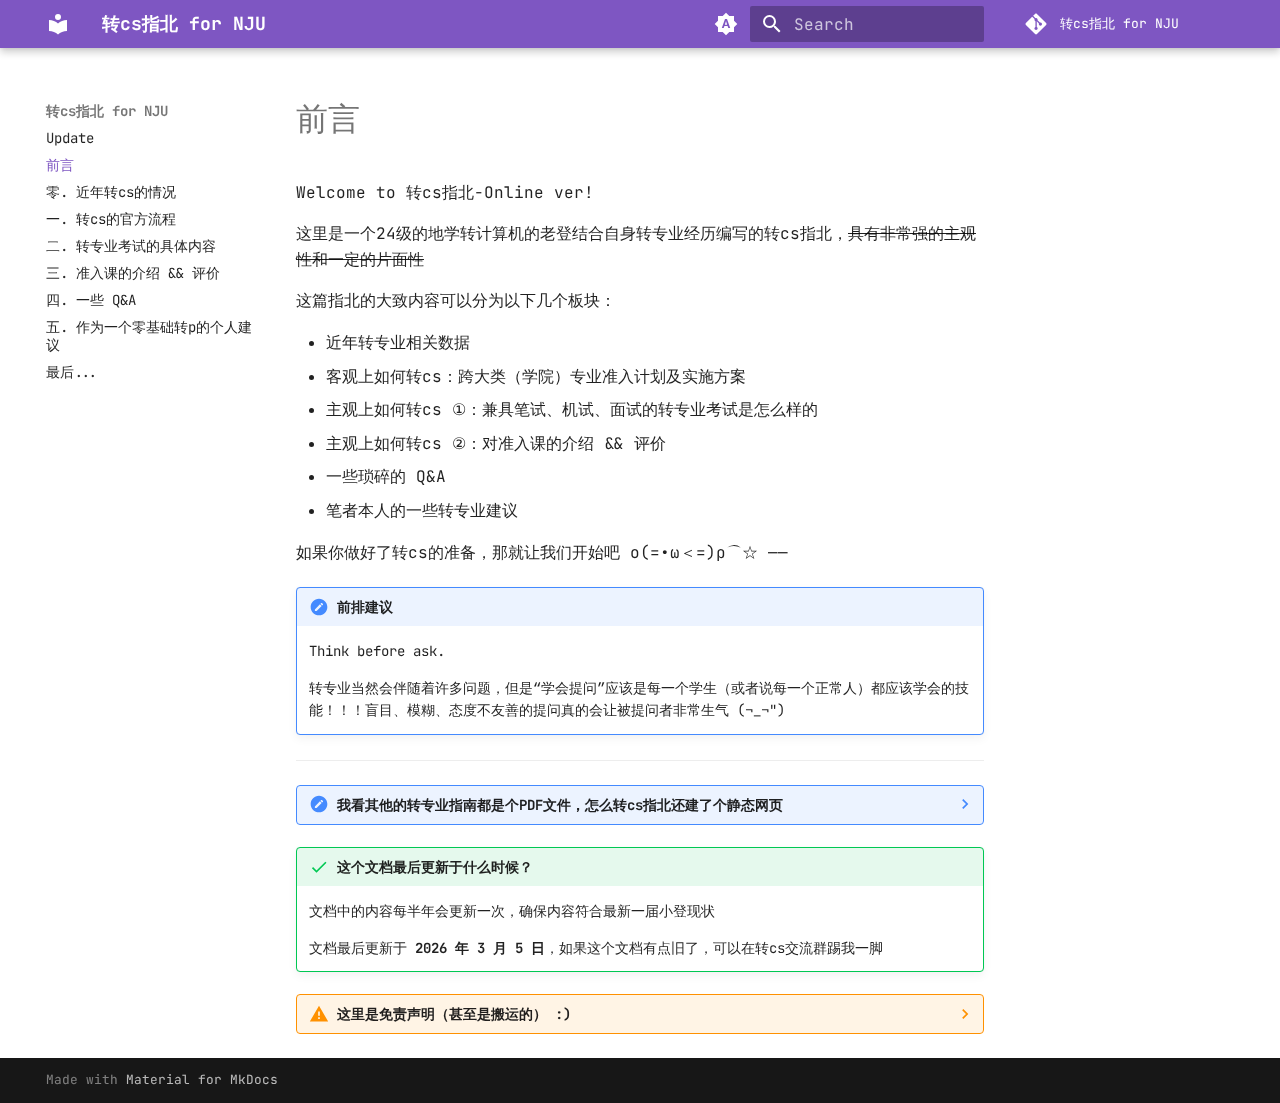
<file: index.html>
<!doctype html>
<html lang="en" class="no-js">
  <head>
    
      <meta charset="utf-8">
      <meta name="viewport" content="width=device-width,initial-scale=1">
      
      
      
      
        <link rel="prev" href="update/">
      
      
        <link rel="next" href="Part0/">
      
      
        
      
      
      <link rel="icon" href="assets/images/favicon.png">
      <meta name="generator" content="mkdocs-1.6.1, mkdocs-material-9.7.0">
    
    
      
        <title>转cs指北 for NJU</title>
      
    
    
      <link rel="stylesheet" href="assets/stylesheets/main.618322db.min.css">
      
        
        <link rel="stylesheet" href="assets/stylesheets/palette.ab4e12ef.min.css">
      
      


    
    
      
    
    
      
        
        
        <link rel="preconnect" href="https://fonts.gstatic.com" crossorigin>
        <link rel="stylesheet" href="https://fonts.googleapis.com/css?family=Roboto:300,300i,400,400i,700,700i%7CRoboto+Mono:400,400i,700,700i&display=fallback">
        <style>:root{--md-text-font:"Roboto";--md-code-font:"Roboto Mono"}</style>
      
    
    
      <link rel="stylesheet" href="stylesheets/extra.css">
    
      <link rel="stylesheet" href="https://fonts.loli.net/css?family=JetBrains Mono:400,500,600,700&display=swap">
    
      <link rel="stylesheet" href="https://cdn.staticfile.org/lxgw-wenkai-webfont/1.6.0/lxgwwenkai-regular.css">
    
      <link rel="stylesheet" href="https://cdn.staticfile.org/lxgw-wenkai-webfont/1.6.0/lxgwwenkaimono-bold.css">
    
    <script>__md_scope=new URL(".",location),__md_hash=e=>[...e].reduce(((e,_)=>(e<<5)-e+_.charCodeAt(0)),0),__md_get=(e,_=localStorage,t=__md_scope)=>JSON.parse(_.getItem(t.pathname+"."+e)),__md_set=(e,_,t=localStorage,a=__md_scope)=>{try{t.setItem(a.pathname+"."+e,JSON.stringify(_))}catch(e){}}</script>
    
      

    
    
  </head>
  
  
    
    
      
    
    
    
    
    <body dir="ltr" data-md-color-scheme="default" data-md-color-primary="indigo" data-md-color-accent="indigo">
  
    
    <input class="md-toggle" data-md-toggle="drawer" type="checkbox" id="__drawer" autocomplete="off">
    <input class="md-toggle" data-md-toggle="search" type="checkbox" id="__search" autocomplete="off">
    <label class="md-overlay" for="__drawer"></label>
    <div data-md-component="skip">
      
        
        <a href="#_1" class="md-skip">
          Skip to content
        </a>
      
    </div>
    <div data-md-component="announce">
      
    </div>
    
    
      

  

<header class="md-header md-header--shadow" data-md-component="header">
  <nav class="md-header__inner md-grid" aria-label="Header">
    <a href="." title="转cs指北 for NJU" class="md-header__button md-logo" aria-label="转cs指北 for NJU" data-md-component="logo">
      
  
  <svg xmlns="http://www.w3.org/2000/svg" viewBox="0 0 24 24"><path d="M12 8a3 3 0 0 0 3-3 3 3 0 0 0-3-3 3 3 0 0 0-3 3 3 3 0 0 0 3 3m0 3.54C9.64 9.35 6.5 8 3 8v11c3.5 0 6.64 1.35 9 3.54 2.36-2.19 5.5-3.54 9-3.54V8c-3.5 0-6.64 1.35-9 3.54"/></svg>

    </a>
    <label class="md-header__button md-icon" for="__drawer">
      
      <svg xmlns="http://www.w3.org/2000/svg" viewBox="0 0 24 24"><path d="M3 6h18v2H3zm0 5h18v2H3zm0 5h18v2H3z"/></svg>
    </label>
    <div class="md-header__title" data-md-component="header-title">
      <div class="md-header__ellipsis">
        <div class="md-header__topic">
          <span class="md-ellipsis">
            转cs指北 for NJU
          </span>
        </div>
        <div class="md-header__topic" data-md-component="header-topic">
          <span class="md-ellipsis">
            
              前言
            
          </span>
        </div>
      </div>
    </div>
    
      
        <form class="md-header__option" data-md-component="palette">
  
    
    
    
    <input class="md-option" data-md-color-media="(prefers-color-scheme)" data-md-color-scheme="default" data-md-color-primary="indigo" data-md-color-accent="indigo"  aria-label="Switch to light mode"  type="radio" name="__palette" id="__palette_0">
    
      <label class="md-header__button md-icon" title="Switch to light mode" for="__palette_1" hidden>
        <svg xmlns="http://www.w3.org/2000/svg" viewBox="0 0 24 24"><path d="m14.3 16-.7-2h-3.2l-.7 2H7.8L11 7h2l3.2 9zM20 8.69V4h-4.69L12 .69 8.69 4H4v4.69L.69 12 4 15.31V20h4.69L12 23.31 15.31 20H20v-4.69L23.31 12zm-9.15 3.96h2.3L12 9z"/></svg>
      </label>
    
  
    
    
    
    <input class="md-option" data-md-color-media="(prefers-color-scheme: light)" data-md-color-scheme="default" data-md-color-primary="deep-purple" data-md-color-accent="purple"  aria-label="Switch to dark mode"  type="radio" name="__palette" id="__palette_1">
    
      <label class="md-header__button md-icon" title="Switch to dark mode" for="__palette_2" hidden>
        <svg xmlns="http://www.w3.org/2000/svg" viewBox="0 0 24 24"><path d="M12 8a4 4 0 0 0-4 4 4 4 0 0 0 4 4 4 4 0 0 0 4-4 4 4 0 0 0-4-4m0 10a6 6 0 0 1-6-6 6 6 0 0 1 6-6 6 6 0 0 1 6 6 6 6 0 0 1-6 6m8-9.31V4h-4.69L12 .69 8.69 4H4v4.69L.69 12 4 15.31V20h4.69L12 23.31 15.31 20H20v-4.69L23.31 12z"/></svg>
      </label>
    
  
    
    
    
    <input class="md-option" data-md-color-media="(prefers-color-scheme: dark)" data-md-color-scheme="slate" data-md-color-primary="black" data-md-color-accent="deep-purple"  aria-label="Switch to system preference"  type="radio" name="__palette" id="__palette_2">
    
      <label class="md-header__button md-icon" title="Switch to system preference" for="__palette_0" hidden>
        <svg xmlns="http://www.w3.org/2000/svg" viewBox="0 0 24 24"><path d="M12 18c-.89 0-1.74-.2-2.5-.55C11.56 16.5 13 14.42 13 12s-1.44-4.5-3.5-5.45C10.26 6.2 11.11 6 12 6a6 6 0 0 1 6 6 6 6 0 0 1-6 6m8-9.31V4h-4.69L12 .69 8.69 4H4v4.69L.69 12 4 15.31V20h4.69L12 23.31 15.31 20H20v-4.69L23.31 12z"/></svg>
      </label>
    
  
</form>
      
    
    
      <script>var palette=__md_get("__palette");if(palette&&palette.color){if("(prefers-color-scheme)"===palette.color.media){var media=matchMedia("(prefers-color-scheme: light)"),input=document.querySelector(media.matches?"[data-md-color-media='(prefers-color-scheme: light)']":"[data-md-color-media='(prefers-color-scheme: dark)']");palette.color.media=input.getAttribute("data-md-color-media"),palette.color.scheme=input.getAttribute("data-md-color-scheme"),palette.color.primary=input.getAttribute("data-md-color-primary"),palette.color.accent=input.getAttribute("data-md-color-accent")}for(var[key,value]of Object.entries(palette.color))document.body.setAttribute("data-md-color-"+key,value)}</script>
    
    
    
      
      
        <label class="md-header__button md-icon" for="__search">
          
          <svg xmlns="http://www.w3.org/2000/svg" viewBox="0 0 24 24"><path d="M9.5 3A6.5 6.5 0 0 1 16 9.5c0 1.61-.59 3.09-1.56 4.23l.27.27h.79l5 5-1.5 1.5-5-5v-.79l-.27-.27A6.52 6.52 0 0 1 9.5 16 6.5 6.5 0 0 1 3 9.5 6.5 6.5 0 0 1 9.5 3m0 2C7 5 5 7 5 9.5S7 14 9.5 14 14 12 14 9.5 12 5 9.5 5"/></svg>
        </label>
        <div class="md-search" data-md-component="search" role="dialog">
  <label class="md-search__overlay" for="__search"></label>
  <div class="md-search__inner" role="search">
    <form class="md-search__form" name="search">
      <input type="text" class="md-search__input" name="query" aria-label="Search" placeholder="Search" autocapitalize="off" autocorrect="off" autocomplete="off" spellcheck="false" data-md-component="search-query" required>
      <label class="md-search__icon md-icon" for="__search">
        
        <svg xmlns="http://www.w3.org/2000/svg" viewBox="0 0 24 24"><path d="M9.5 3A6.5 6.5 0 0 1 16 9.5c0 1.61-.59 3.09-1.56 4.23l.27.27h.79l5 5-1.5 1.5-5-5v-.79l-.27-.27A6.52 6.52 0 0 1 9.5 16 6.5 6.5 0 0 1 3 9.5 6.5 6.5 0 0 1 9.5 3m0 2C7 5 5 7 5 9.5S7 14 9.5 14 14 12 14 9.5 12 5 9.5 5"/></svg>
        
        <svg xmlns="http://www.w3.org/2000/svg" viewBox="0 0 24 24"><path d="M20 11v2H8l5.5 5.5-1.42 1.42L4.16 12l7.92-7.92L13.5 5.5 8 11z"/></svg>
      </label>
      <nav class="md-search__options" aria-label="Search">
        
        <button type="reset" class="md-search__icon md-icon" title="Clear" aria-label="Clear" tabindex="-1">
          
          <svg xmlns="http://www.w3.org/2000/svg" viewBox="0 0 24 24"><path d="M19 6.41 17.59 5 12 10.59 6.41 5 5 6.41 10.59 12 5 17.59 6.41 19 12 13.41 17.59 19 19 17.59 13.41 12z"/></svg>
        </button>
      </nav>
      
    </form>
    <div class="md-search__output">
      <div class="md-search__scrollwrap" tabindex="0" data-md-scrollfix>
        <div class="md-search-result" data-md-component="search-result">
          <div class="md-search-result__meta">
            Initializing search
          </div>
          <ol class="md-search-result__list" role="presentation"></ol>
        </div>
      </div>
    </div>
  </div>
</div>
      
    
    
      <div class="md-header__source">
        <a href="https://github.com/Nopthon/How-to-switch-to-a-CS-major-at-NJU" title="Go to repository" class="md-source" data-md-component="source">
  <div class="md-source__icon md-icon">
    
    <svg xmlns="http://www.w3.org/2000/svg" viewBox="0 0 448 512"><!--! Font Awesome Free 7.1.0 by @fontawesome - https://fontawesome.com License - https://fontawesome.com/license/free (Icons: CC BY 4.0, Fonts: SIL OFL 1.1, Code: MIT License) Copyright 2025 Fonticons, Inc.--><path d="M439.6 236.1 244 40.5c-5.4-5.5-12.8-8.5-20.4-8.5s-15 3-20.4 8.4L162.5 81l51.5 51.5c27.1-9.1 52.7 16.8 43.4 43.7l49.7 49.7c34.2-11.8 61.2 31 35.5 56.7-26.5 26.5-70.2-2.9-56-37.3L240.3 199v121.9c25.3 12.5 22.3 41.8 9.1 55-6.4 6.4-15.2 10.1-24.3 10.1s-17.8-3.6-24.3-10.1c-17.6-17.6-11.1-46.9 11.2-56v-123c-20.8-8.5-24.6-30.7-18.6-45L142.6 101 8.5 235.1C3 240.6 0 247.9 0 255.5s3 15 8.5 20.4l195.6 195.7c5.4 5.4 12.7 8.4 20.4 8.4s15-3 20.4-8.4l194.7-194.7c5.4-5.4 8.4-12.8 8.4-20.4s-3-15-8.4-20.4"/></svg>
  </div>
  <div class="md-source__repository">
    转cs指北 for NJU
  </div>
</a>
      </div>
    
  </nav>
  
</header>
    
    <div class="md-container" data-md-component="container">
      
      
        
          
        
      
      <main class="md-main" data-md-component="main">
        <div class="md-main__inner md-grid">
          
            
              
              <div class="md-sidebar md-sidebar--primary" data-md-component="sidebar" data-md-type="navigation" >
                <div class="md-sidebar__scrollwrap">
                  <div class="md-sidebar__inner">
                    



<nav class="md-nav md-nav--primary" aria-label="Navigation" data-md-level="0">
  <label class="md-nav__title" for="__drawer">
    <a href="." title="转cs指北 for NJU" class="md-nav__button md-logo" aria-label="转cs指北 for NJU" data-md-component="logo">
      
  
  <svg xmlns="http://www.w3.org/2000/svg" viewBox="0 0 24 24"><path d="M12 8a3 3 0 0 0 3-3 3 3 0 0 0-3-3 3 3 0 0 0-3 3 3 3 0 0 0 3 3m0 3.54C9.64 9.35 6.5 8 3 8v11c3.5 0 6.64 1.35 9 3.54 2.36-2.19 5.5-3.54 9-3.54V8c-3.5 0-6.64 1.35-9 3.54"/></svg>

    </a>
    转cs指北 for NJU
  </label>
  
    <div class="md-nav__source">
      <a href="https://github.com/Nopthon/How-to-switch-to-a-CS-major-at-NJU" title="Go to repository" class="md-source" data-md-component="source">
  <div class="md-source__icon md-icon">
    
    <svg xmlns="http://www.w3.org/2000/svg" viewBox="0 0 448 512"><!--! Font Awesome Free 7.1.0 by @fontawesome - https://fontawesome.com License - https://fontawesome.com/license/free (Icons: CC BY 4.0, Fonts: SIL OFL 1.1, Code: MIT License) Copyright 2025 Fonticons, Inc.--><path d="M439.6 236.1 244 40.5c-5.4-5.5-12.8-8.5-20.4-8.5s-15 3-20.4 8.4L162.5 81l51.5 51.5c27.1-9.1 52.7 16.8 43.4 43.7l49.7 49.7c34.2-11.8 61.2 31 35.5 56.7-26.5 26.5-70.2-2.9-56-37.3L240.3 199v121.9c25.3 12.5 22.3 41.8 9.1 55-6.4 6.4-15.2 10.1-24.3 10.1s-17.8-3.6-24.3-10.1c-17.6-17.6-11.1-46.9 11.2-56v-123c-20.8-8.5-24.6-30.7-18.6-45L142.6 101 8.5 235.1C3 240.6 0 247.9 0 255.5s3 15 8.5 20.4l195.6 195.7c5.4 5.4 12.7 8.4 20.4 8.4s15-3 20.4-8.4l194.7-194.7c5.4-5.4 8.4-12.8 8.4-20.4s-3-15-8.4-20.4"/></svg>
  </div>
  <div class="md-source__repository">
    转cs指北 for NJU
  </div>
</a>
    </div>
  
  <ul class="md-nav__list" data-md-scrollfix>
    
      
      
  
  
  
  
    <li class="md-nav__item">
      <a href="update/" class="md-nav__link">
        
  
  
  <span class="md-ellipsis">
    
  
    Update
  

    
  </span>
  
  

      </a>
    </li>
  

    
      
      
  
  
    
  
  
  
    <li class="md-nav__item md-nav__item--active">
      
      <input class="md-nav__toggle md-toggle" type="checkbox" id="__toc">
      
      
        
      
      
      <a href="." class="md-nav__link md-nav__link--active">
        
  
  
  <span class="md-ellipsis">
    
  
    前言
  

    
  </span>
  
  

      </a>
      
    </li>
  

    
      
      
  
  
  
  
    <li class="md-nav__item">
      <a href="Part0/" class="md-nav__link">
        
  
  
  <span class="md-ellipsis">
    
  
    零. 近年转cs的情况
  

    
  </span>
  
  

      </a>
    </li>
  

    
      
      
  
  
  
  
    <li class="md-nav__item">
      <a href="Part1/" class="md-nav__link">
        
  
  
  <span class="md-ellipsis">
    
  
    一. 转cs的官方流程
  

    
  </span>
  
  

      </a>
    </li>
  

    
      
      
  
  
  
  
    <li class="md-nav__item">
      <a href="Part2/" class="md-nav__link">
        
  
  
  <span class="md-ellipsis">
    
  
    二. 转专业考试的具体内容
  

    
  </span>
  
  

      </a>
    </li>
  

    
      
      
  
  
  
  
    <li class="md-nav__item">
      <a href="Part3/" class="md-nav__link">
        
  
  
  <span class="md-ellipsis">
    
  
    三. 准入课的介绍 && 评价
  

    
  </span>
  
  

      </a>
    </li>
  

    
      
      
  
  
  
  
    <li class="md-nav__item">
      <a href="Part4/" class="md-nav__link">
        
  
  
  <span class="md-ellipsis">
    
  
    四. 一些 Q&A
  

    
  </span>
  
  

      </a>
    </li>
  

    
      
      
  
  
  
  
    <li class="md-nav__item">
      <a href="Part5/" class="md-nav__link">
        
  
  
  <span class="md-ellipsis">
    
  
    五. 作为一个零基础转p的个人建议
  

    
  </span>
  
  

      </a>
    </li>
  

    
      
      
  
  
  
  
    <li class="md-nav__item">
      <a href="Part6/" class="md-nav__link">
        
  
  
  <span class="md-ellipsis">
    
  
    最后...
  

    
  </span>
  
  

      </a>
    </li>
  

    
  </ul>
</nav>
                  </div>
                </div>
              </div>
            
            
              
              <div class="md-sidebar md-sidebar--secondary" data-md-component="sidebar" data-md-type="toc" >
                <div class="md-sidebar__scrollwrap">
                  <div class="md-sidebar__inner">
                    

<nav class="md-nav md-nav--secondary" aria-label="Table of contents">
  
  
  
    
  
  
</nav>
                  </div>
                </div>
              </div>
            
          
          
            <div class="md-content" data-md-component="content">
              
              <article class="md-content__inner md-typeset">
                
                  


  
  


<h1 id="_1">前言</h1>
<p>Welcome to 转cs指北-Online ver!</p>
<p>这里是一个24级的地学转计算机的老登结合自身转专业经历编写的转cs指北，<del>具有非常强的主观性和一定的片面性</del></p>
<p>这篇指北的大致内容可以分为以下几个板块：</p>
<ul>
<li>近年转专业相关数据</li>
<li>客观上如何转cs：跨大类（学院）专业准入计划及实施方案</li>
<li>主观上如何转cs ①：兼具笔试、机试、面试的转专业考试是怎么样的</li>
<li>主观上如何转cs ②：对准入课的介绍 &amp;&amp; 评价</li>
<li>一些琐碎的 Q&amp;A</li>
<li>笔者本人的一些转专业建议</li>
</ul>
<p>如果你做好了转cs的准备，那就让我们开始吧 ο(=•ω＜=)ρ⌒☆ ——</p>
<div class="admonition important">
<p class="admonition-title">前排建议</p>
<p>Think before ask.</p>
<p>转专业当然会伴随着许多问题，但是“学会提问”应该是每一个学生（或者说每一个正常人）都应该学会的技能！！！盲目、模糊、态度不友善的提问真的会让被提问者非常生气 (¬_¬")</p>
</div>
<hr />
<details class="note">
<summary>我看其他的转专业指南都是个PDF文件，怎么转cs指北还建了个静态网页</summary>
<p>一开始这个指南确实以离线PDF的形式传播，但是后来发现，由于每年转专业政策可能出现的细微调整，以及 CS 院系对部分课程进行改革，笔者意识到这个指南需要持续更新，以满足最新一届小登的转cs需求，<del>再加上笔者最近接触了MkDocs</del>，于是我花了一点时间，将指南迁移到了线上</p>
<p>以及建一个静态网页真的很酷（？</p>
</details>
<div class="admonition success">
<p class="admonition-title">这个文档最后更新于什么时候？</p>
<p>文档中的内容每半年会更新一次，确保内容符合最新一届小登现状</p>
<p>文档最后更新于 <strong>2026 年 3 月 5 日</strong>，如果这个文档有点旧了，可以在转cs交流群踢我一脚</p>
</div>
<details class="warning">
<summary>这里是免责声明（甚至是搬运的） :)</summary>
<p>该指北内容中任何信息、评论、观点等仅代表个人观点，本人无法保证指北所提供所有信息的准确性、及时性、完整性或适用性。 读者应自行核实相关信息，并独立判断其适用性。部分观点可能有失偏颇，还请多多包涵。</p>
<p><em>木兮. 转电子指北[J]. 电子科学与工程学院, 2025, 1(1): 1.</em></p>
</details>












                
              </article>
            </div>
          
          
<script>var target=document.getElementById(location.hash.slice(1));target&&target.name&&(target.checked=target.name.startsWith("__tabbed_"))</script>
        </div>
        
      </main>
      
        <footer class="md-footer">
  
  <div class="md-footer-meta md-typeset">
    <div class="md-footer-meta__inner md-grid">
      <div class="md-copyright">
  
  
    Made with
    <a href="https://squidfunk.github.io/mkdocs-material/" target="_blank" rel="noopener">
      Material for MkDocs
    </a>
  
</div>
      
    </div>
  </div>
</footer>
      
    </div>
    <div class="md-dialog" data-md-component="dialog">
      <div class="md-dialog__inner md-typeset"></div>
    </div>
    
    
    
      
      
      <script id="__config" type="application/json">{"annotate": null, "base": ".", "features": [], "search": "assets/javascripts/workers/search.7a47a382.min.js", "tags": null, "translations": {"clipboard.copied": "Copied to clipboard", "clipboard.copy": "Copy to clipboard", "search.result.more.one": "1 more on this page", "search.result.more.other": "# more on this page", "search.result.none": "No matching documents", "search.result.one": "1 matching document", "search.result.other": "# matching documents", "search.result.placeholder": "Type to start searching", "search.result.term.missing": "Missing", "select.version": "Select version"}, "version": null}</script>
    
    
      <script src="assets/javascripts/bundle.e71a0d61.min.js"></script>
      
    
  </body>
</html>
</file>
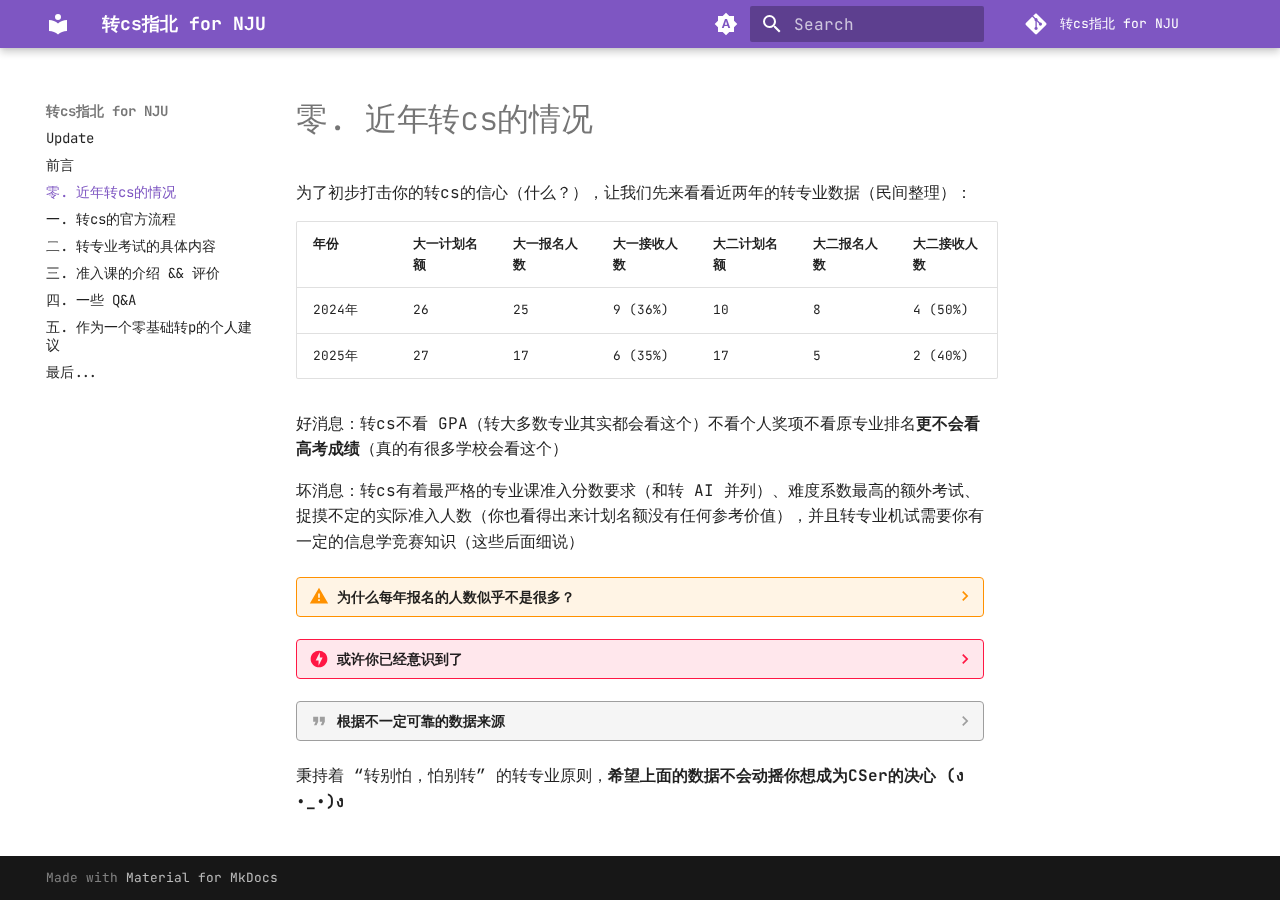
<file: Part0/index.html>
<!doctype html>
<html lang="en" class="no-js">
  <head>
    
      <meta charset="utf-8">
      <meta name="viewport" content="width=device-width,initial-scale=1">
      
      
      
      
        <link rel="prev" href="..">
      
      
        <link rel="next" href="../Part1/">
      
      
        
      
      
      <link rel="icon" href="../assets/images/favicon.png">
      <meta name="generator" content="mkdocs-1.6.1, mkdocs-material-9.7.0">
    
    
      
        <title>零. 近年转cs的情况 - 转cs指北 for NJU</title>
      
    
    
      <link rel="stylesheet" href="../assets/stylesheets/main.618322db.min.css">
      
        
        <link rel="stylesheet" href="../assets/stylesheets/palette.ab4e12ef.min.css">
      
      


    
    
      
    
    
      
        
        
        <link rel="preconnect" href="https://fonts.gstatic.com" crossorigin>
        <link rel="stylesheet" href="https://fonts.googleapis.com/css?family=Roboto:300,300i,400,400i,700,700i%7CRoboto+Mono:400,400i,700,700i&display=fallback">
        <style>:root{--md-text-font:"Roboto";--md-code-font:"Roboto Mono"}</style>
      
    
    
      <link rel="stylesheet" href="../stylesheets/extra.css">
    
      <link rel="stylesheet" href="https://fonts.loli.net/css?family=JetBrains Mono:400,500,600,700&display=swap">
    
      <link rel="stylesheet" href="https://cdn.staticfile.org/lxgw-wenkai-webfont/1.6.0/lxgwwenkai-regular.css">
    
      <link rel="stylesheet" href="https://cdn.staticfile.org/lxgw-wenkai-webfont/1.6.0/lxgwwenkaimono-bold.css">
    
    <script>__md_scope=new URL("..",location),__md_hash=e=>[...e].reduce(((e,_)=>(e<<5)-e+_.charCodeAt(0)),0),__md_get=(e,_=localStorage,t=__md_scope)=>JSON.parse(_.getItem(t.pathname+"."+e)),__md_set=(e,_,t=localStorage,a=__md_scope)=>{try{t.setItem(a.pathname+"."+e,JSON.stringify(_))}catch(e){}}</script>
    
      

    
    
  </head>
  
  
    
    
      
    
    
    
    
    <body dir="ltr" data-md-color-scheme="default" data-md-color-primary="indigo" data-md-color-accent="indigo">
  
    
    <input class="md-toggle" data-md-toggle="drawer" type="checkbox" id="__drawer" autocomplete="off">
    <input class="md-toggle" data-md-toggle="search" type="checkbox" id="__search" autocomplete="off">
    <label class="md-overlay" for="__drawer"></label>
    <div data-md-component="skip">
      
        
        <a href="#cs" class="md-skip">
          Skip to content
        </a>
      
    </div>
    <div data-md-component="announce">
      
    </div>
    
    
      

  

<header class="md-header md-header--shadow" data-md-component="header">
  <nav class="md-header__inner md-grid" aria-label="Header">
    <a href=".." title="转cs指北 for NJU" class="md-header__button md-logo" aria-label="转cs指北 for NJU" data-md-component="logo">
      
  
  <svg xmlns="http://www.w3.org/2000/svg" viewBox="0 0 24 24"><path d="M12 8a3 3 0 0 0 3-3 3 3 0 0 0-3-3 3 3 0 0 0-3 3 3 3 0 0 0 3 3m0 3.54C9.64 9.35 6.5 8 3 8v11c3.5 0 6.64 1.35 9 3.54 2.36-2.19 5.5-3.54 9-3.54V8c-3.5 0-6.64 1.35-9 3.54"/></svg>

    </a>
    <label class="md-header__button md-icon" for="__drawer">
      
      <svg xmlns="http://www.w3.org/2000/svg" viewBox="0 0 24 24"><path d="M3 6h18v2H3zm0 5h18v2H3zm0 5h18v2H3z"/></svg>
    </label>
    <div class="md-header__title" data-md-component="header-title">
      <div class="md-header__ellipsis">
        <div class="md-header__topic">
          <span class="md-ellipsis">
            转cs指北 for NJU
          </span>
        </div>
        <div class="md-header__topic" data-md-component="header-topic">
          <span class="md-ellipsis">
            
              零. 近年转cs的情况
            
          </span>
        </div>
      </div>
    </div>
    
      
        <form class="md-header__option" data-md-component="palette">
  
    
    
    
    <input class="md-option" data-md-color-media="(prefers-color-scheme)" data-md-color-scheme="default" data-md-color-primary="indigo" data-md-color-accent="indigo"  aria-label="Switch to light mode"  type="radio" name="__palette" id="__palette_0">
    
      <label class="md-header__button md-icon" title="Switch to light mode" for="__palette_1" hidden>
        <svg xmlns="http://www.w3.org/2000/svg" viewBox="0 0 24 24"><path d="m14.3 16-.7-2h-3.2l-.7 2H7.8L11 7h2l3.2 9zM20 8.69V4h-4.69L12 .69 8.69 4H4v4.69L.69 12 4 15.31V20h4.69L12 23.31 15.31 20H20v-4.69L23.31 12zm-9.15 3.96h2.3L12 9z"/></svg>
      </label>
    
  
    
    
    
    <input class="md-option" data-md-color-media="(prefers-color-scheme: light)" data-md-color-scheme="default" data-md-color-primary="deep-purple" data-md-color-accent="purple"  aria-label="Switch to dark mode"  type="radio" name="__palette" id="__palette_1">
    
      <label class="md-header__button md-icon" title="Switch to dark mode" for="__palette_2" hidden>
        <svg xmlns="http://www.w3.org/2000/svg" viewBox="0 0 24 24"><path d="M12 8a4 4 0 0 0-4 4 4 4 0 0 0 4 4 4 4 0 0 0 4-4 4 4 0 0 0-4-4m0 10a6 6 0 0 1-6-6 6 6 0 0 1 6-6 6 6 0 0 1 6 6 6 6 0 0 1-6 6m8-9.31V4h-4.69L12 .69 8.69 4H4v4.69L.69 12 4 15.31V20h4.69L12 23.31 15.31 20H20v-4.69L23.31 12z"/></svg>
      </label>
    
  
    
    
    
    <input class="md-option" data-md-color-media="(prefers-color-scheme: dark)" data-md-color-scheme="slate" data-md-color-primary="black" data-md-color-accent="deep-purple"  aria-label="Switch to system preference"  type="radio" name="__palette" id="__palette_2">
    
      <label class="md-header__button md-icon" title="Switch to system preference" for="__palette_0" hidden>
        <svg xmlns="http://www.w3.org/2000/svg" viewBox="0 0 24 24"><path d="M12 18c-.89 0-1.74-.2-2.5-.55C11.56 16.5 13 14.42 13 12s-1.44-4.5-3.5-5.45C10.26 6.2 11.11 6 12 6a6 6 0 0 1 6 6 6 6 0 0 1-6 6m8-9.31V4h-4.69L12 .69 8.69 4H4v4.69L.69 12 4 15.31V20h4.69L12 23.31 15.31 20H20v-4.69L23.31 12z"/></svg>
      </label>
    
  
</form>
      
    
    
      <script>var palette=__md_get("__palette");if(palette&&palette.color){if("(prefers-color-scheme)"===palette.color.media){var media=matchMedia("(prefers-color-scheme: light)"),input=document.querySelector(media.matches?"[data-md-color-media='(prefers-color-scheme: light)']":"[data-md-color-media='(prefers-color-scheme: dark)']");palette.color.media=input.getAttribute("data-md-color-media"),palette.color.scheme=input.getAttribute("data-md-color-scheme"),palette.color.primary=input.getAttribute("data-md-color-primary"),palette.color.accent=input.getAttribute("data-md-color-accent")}for(var[key,value]of Object.entries(palette.color))document.body.setAttribute("data-md-color-"+key,value)}</script>
    
    
    
      
      
        <label class="md-header__button md-icon" for="__search">
          
          <svg xmlns="http://www.w3.org/2000/svg" viewBox="0 0 24 24"><path d="M9.5 3A6.5 6.5 0 0 1 16 9.5c0 1.61-.59 3.09-1.56 4.23l.27.27h.79l5 5-1.5 1.5-5-5v-.79l-.27-.27A6.52 6.52 0 0 1 9.5 16 6.5 6.5 0 0 1 3 9.5 6.5 6.5 0 0 1 9.5 3m0 2C7 5 5 7 5 9.5S7 14 9.5 14 14 12 14 9.5 12 5 9.5 5"/></svg>
        </label>
        <div class="md-search" data-md-component="search" role="dialog">
  <label class="md-search__overlay" for="__search"></label>
  <div class="md-search__inner" role="search">
    <form class="md-search__form" name="search">
      <input type="text" class="md-search__input" name="query" aria-label="Search" placeholder="Search" autocapitalize="off" autocorrect="off" autocomplete="off" spellcheck="false" data-md-component="search-query" required>
      <label class="md-search__icon md-icon" for="__search">
        
        <svg xmlns="http://www.w3.org/2000/svg" viewBox="0 0 24 24"><path d="M9.5 3A6.5 6.5 0 0 1 16 9.5c0 1.61-.59 3.09-1.56 4.23l.27.27h.79l5 5-1.5 1.5-5-5v-.79l-.27-.27A6.52 6.52 0 0 1 9.5 16 6.5 6.5 0 0 1 3 9.5 6.5 6.5 0 0 1 9.5 3m0 2C7 5 5 7 5 9.5S7 14 9.5 14 14 12 14 9.5 12 5 9.5 5"/></svg>
        
        <svg xmlns="http://www.w3.org/2000/svg" viewBox="0 0 24 24"><path d="M20 11v2H8l5.5 5.5-1.42 1.42L4.16 12l7.92-7.92L13.5 5.5 8 11z"/></svg>
      </label>
      <nav class="md-search__options" aria-label="Search">
        
        <button type="reset" class="md-search__icon md-icon" title="Clear" aria-label="Clear" tabindex="-1">
          
          <svg xmlns="http://www.w3.org/2000/svg" viewBox="0 0 24 24"><path d="M19 6.41 17.59 5 12 10.59 6.41 5 5 6.41 10.59 12 5 17.59 6.41 19 12 13.41 17.59 19 19 17.59 13.41 12z"/></svg>
        </button>
      </nav>
      
    </form>
    <div class="md-search__output">
      <div class="md-search__scrollwrap" tabindex="0" data-md-scrollfix>
        <div class="md-search-result" data-md-component="search-result">
          <div class="md-search-result__meta">
            Initializing search
          </div>
          <ol class="md-search-result__list" role="presentation"></ol>
        </div>
      </div>
    </div>
  </div>
</div>
      
    
    
      <div class="md-header__source">
        <a href="https://github.com/Nopthon/How-to-switch-to-a-CS-major-at-NJU" title="Go to repository" class="md-source" data-md-component="source">
  <div class="md-source__icon md-icon">
    
    <svg xmlns="http://www.w3.org/2000/svg" viewBox="0 0 448 512"><!--! Font Awesome Free 7.1.0 by @fontawesome - https://fontawesome.com License - https://fontawesome.com/license/free (Icons: CC BY 4.0, Fonts: SIL OFL 1.1, Code: MIT License) Copyright 2025 Fonticons, Inc.--><path d="M439.6 236.1 244 40.5c-5.4-5.5-12.8-8.5-20.4-8.5s-15 3-20.4 8.4L162.5 81l51.5 51.5c27.1-9.1 52.7 16.8 43.4 43.7l49.7 49.7c34.2-11.8 61.2 31 35.5 56.7-26.5 26.5-70.2-2.9-56-37.3L240.3 199v121.9c25.3 12.5 22.3 41.8 9.1 55-6.4 6.4-15.2 10.1-24.3 10.1s-17.8-3.6-24.3-10.1c-17.6-17.6-11.1-46.9 11.2-56v-123c-20.8-8.5-24.6-30.7-18.6-45L142.6 101 8.5 235.1C3 240.6 0 247.9 0 255.5s3 15 8.5 20.4l195.6 195.7c5.4 5.4 12.7 8.4 20.4 8.4s15-3 20.4-8.4l194.7-194.7c5.4-5.4 8.4-12.8 8.4-20.4s-3-15-8.4-20.4"/></svg>
  </div>
  <div class="md-source__repository">
    转cs指北 for NJU
  </div>
</a>
      </div>
    
  </nav>
  
</header>
    
    <div class="md-container" data-md-component="container">
      
      
        
          
        
      
      <main class="md-main" data-md-component="main">
        <div class="md-main__inner md-grid">
          
            
              
              <div class="md-sidebar md-sidebar--primary" data-md-component="sidebar" data-md-type="navigation" >
                <div class="md-sidebar__scrollwrap">
                  <div class="md-sidebar__inner">
                    



<nav class="md-nav md-nav--primary" aria-label="Navigation" data-md-level="0">
  <label class="md-nav__title" for="__drawer">
    <a href=".." title="转cs指北 for NJU" class="md-nav__button md-logo" aria-label="转cs指北 for NJU" data-md-component="logo">
      
  
  <svg xmlns="http://www.w3.org/2000/svg" viewBox="0 0 24 24"><path d="M12 8a3 3 0 0 0 3-3 3 3 0 0 0-3-3 3 3 0 0 0-3 3 3 3 0 0 0 3 3m0 3.54C9.64 9.35 6.5 8 3 8v11c3.5 0 6.64 1.35 9 3.54 2.36-2.19 5.5-3.54 9-3.54V8c-3.5 0-6.64 1.35-9 3.54"/></svg>

    </a>
    转cs指北 for NJU
  </label>
  
    <div class="md-nav__source">
      <a href="https://github.com/Nopthon/How-to-switch-to-a-CS-major-at-NJU" title="Go to repository" class="md-source" data-md-component="source">
  <div class="md-source__icon md-icon">
    
    <svg xmlns="http://www.w3.org/2000/svg" viewBox="0 0 448 512"><!--! Font Awesome Free 7.1.0 by @fontawesome - https://fontawesome.com License - https://fontawesome.com/license/free (Icons: CC BY 4.0, Fonts: SIL OFL 1.1, Code: MIT License) Copyright 2025 Fonticons, Inc.--><path d="M439.6 236.1 244 40.5c-5.4-5.5-12.8-8.5-20.4-8.5s-15 3-20.4 8.4L162.5 81l51.5 51.5c27.1-9.1 52.7 16.8 43.4 43.7l49.7 49.7c34.2-11.8 61.2 31 35.5 56.7-26.5 26.5-70.2-2.9-56-37.3L240.3 199v121.9c25.3 12.5 22.3 41.8 9.1 55-6.4 6.4-15.2 10.1-24.3 10.1s-17.8-3.6-24.3-10.1c-17.6-17.6-11.1-46.9 11.2-56v-123c-20.8-8.5-24.6-30.7-18.6-45L142.6 101 8.5 235.1C3 240.6 0 247.9 0 255.5s3 15 8.5 20.4l195.6 195.7c5.4 5.4 12.7 8.4 20.4 8.4s15-3 20.4-8.4l194.7-194.7c5.4-5.4 8.4-12.8 8.4-20.4s-3-15-8.4-20.4"/></svg>
  </div>
  <div class="md-source__repository">
    转cs指北 for NJU
  </div>
</a>
    </div>
  
  <ul class="md-nav__list" data-md-scrollfix>
    
      
      
  
  
  
  
    <li class="md-nav__item">
      <a href="../update/" class="md-nav__link">
        
  
  
  <span class="md-ellipsis">
    
  
    Update
  

    
  </span>
  
  

      </a>
    </li>
  

    
      
      
  
  
  
  
    <li class="md-nav__item">
      <a href=".." class="md-nav__link">
        
  
  
  <span class="md-ellipsis">
    
  
    前言
  

    
  </span>
  
  

      </a>
    </li>
  

    
      
      
  
  
    
  
  
  
    <li class="md-nav__item md-nav__item--active">
      
      <input class="md-nav__toggle md-toggle" type="checkbox" id="__toc">
      
      
        
      
      
      <a href="./" class="md-nav__link md-nav__link--active">
        
  
  
  <span class="md-ellipsis">
    
  
    零. 近年转cs的情况
  

    
  </span>
  
  

      </a>
      
    </li>
  

    
      
      
  
  
  
  
    <li class="md-nav__item">
      <a href="../Part1/" class="md-nav__link">
        
  
  
  <span class="md-ellipsis">
    
  
    一. 转cs的官方流程
  

    
  </span>
  
  

      </a>
    </li>
  

    
      
      
  
  
  
  
    <li class="md-nav__item">
      <a href="../Part2/" class="md-nav__link">
        
  
  
  <span class="md-ellipsis">
    
  
    二. 转专业考试的具体内容
  

    
  </span>
  
  

      </a>
    </li>
  

    
      
      
  
  
  
  
    <li class="md-nav__item">
      <a href="../Part3/" class="md-nav__link">
        
  
  
  <span class="md-ellipsis">
    
  
    三. 准入课的介绍 && 评价
  

    
  </span>
  
  

      </a>
    </li>
  

    
      
      
  
  
  
  
    <li class="md-nav__item">
      <a href="../Part4/" class="md-nav__link">
        
  
  
  <span class="md-ellipsis">
    
  
    四. 一些 Q&A
  

    
  </span>
  
  

      </a>
    </li>
  

    
      
      
  
  
  
  
    <li class="md-nav__item">
      <a href="../Part5/" class="md-nav__link">
        
  
  
  <span class="md-ellipsis">
    
  
    五. 作为一个零基础转p的个人建议
  

    
  </span>
  
  

      </a>
    </li>
  

    
      
      
  
  
  
  
    <li class="md-nav__item">
      <a href="../Part6/" class="md-nav__link">
        
  
  
  <span class="md-ellipsis">
    
  
    最后...
  

    
  </span>
  
  

      </a>
    </li>
  

    
  </ul>
</nav>
                  </div>
                </div>
              </div>
            
            
              
              <div class="md-sidebar md-sidebar--secondary" data-md-component="sidebar" data-md-type="toc" >
                <div class="md-sidebar__scrollwrap">
                  <div class="md-sidebar__inner">
                    

<nav class="md-nav md-nav--secondary" aria-label="Table of contents">
  
  
  
    
  
  
</nav>
                  </div>
                </div>
              </div>
            
          
          
            <div class="md-content" data-md-component="content">
              
              <article class="md-content__inner md-typeset">
                
                  


  
  


<h1 id="cs">零. 近年转cs的情况</h1>
<p>为了初步打击你的转cs的信心（什么？），让我们先来看看近两年的转专业数据（民间整理）：</p>
<table>
<thead>
<tr>
<th>年份</th>
<th>大一计划名额</th>
<th>大一报名人数</th>
<th>大一接收人数</th>
<th>大二计划名额</th>
<th>大二报名人数</th>
<th>大二接收人数</th>
</tr>
</thead>
<tbody>
<tr>
<td>2024年</td>
<td>26</td>
<td>25</td>
<td>9 (36%)</td>
<td>10</td>
<td>8</td>
<td>4 (50%)</td>
</tr>
<tr>
<td>2025年</td>
<td>27</td>
<td>17</td>
<td>6 (35%)</td>
<td>17</td>
<td>5</td>
<td>2 (40%)</td>
</tr>
</tbody>
</table>
<p>好消息：转cs不看 GPA（转大多数专业其实都会看这个）不看个人奖项不看原专业排名<strong>更不会看高考成绩</strong>（真的有很多学校会看这个）</p>
<p>坏消息：转cs有着最严格的专业课准入分数要求（和转 AI 并列）、难度系数最高的额外考试、捉摸不定的实际准入人数（你也看得出来计划名额没有任何参考价值），并且转专业机试需要你有一定的信息学竞赛知识（这些后面细说）</p>
<details class="warning">
<summary>为什么每年报名的人数似乎不是很多？</summary>
<p>一是在秋季学期结束时选择“紧急止损”，主动退出转专业；二是准入课/数学课没有达到 80 分</p>
<p>转专业递交申请表的时间在春季学期期中之后，只有提交了申请表并且通过的学生才会被计入上面的 “报名人数” 中</p>
<div class="admonition quote">
<p class="admonition-title">以及...</p>
<p>今年我们第一次建立了转cs的交流群，从进群的人数来看，大一转cs的实际成功比例可能不会超过 15%</p>
<p>（如果计入所有在大一上学期决定转cs并且在选课时选择了跨专业课程的学生的话）</p>
</div>
<p>这何尝不是一种“幸存者偏差”呢</p>
</details>
<details class="danger">
<summary>或许你已经意识到了</summary>
<p>上面的文字怎么都这么劝退？？这还是转专业指南吗 O_O</p>
<p>确实，一下子指出这些困难确实很让人劝退，但是笔者认为必须要点出这些困难之处</p>
<p>一方面：无论是什么学校，跨转cs这样的热门专业都一定是相对不容易的，即使是转专业非常友好的南京大学（是真的）也是如此。<strong>点出这些困难有助于你进一步考虑权衡，这也是为自己的大学学习负责</strong></p>
<p>另一方面：我觉得每个转专业的人都应当大体上了解自己所转专业的情况以及转专业这件事本身的现状，而不是在不知不觉中意识到自己已经失去了转专业的资格（比如准入课没过80，甚至是选错了课什么的，这些都有老学长的前车之鉴），有些事情需要过来人的提醒（这应该也是转专业群建立的一个初衷，<del>所以加转专业交流群谢谢喵</del>）</p>
</details>
<details class="quote">
<summary>根据不一定可靠的数据来源</summary>
<p>这两年转cs成功的人数中（大一学生），有 OI 基础的约占一半，而完全没有 OI 基础并最终转专业成功的也占一半</p>
<p>放轻松些，那些更加顶尖的 OIer 很多都去了计算机拔尖班，所以不用担心强劲的 OIer 一口气吃掉所有的转专业名额</p>
</details>
<p>秉持着 “转别怕，怕别转” 的转专业原则，<strong>希望上面的数据不会动摇你想成为CSer的决心 (ง •_•)ง</strong></p>












                
              </article>
            </div>
          
          
<script>var target=document.getElementById(location.hash.slice(1));target&&target.name&&(target.checked=target.name.startsWith("__tabbed_"))</script>
        </div>
        
      </main>
      
        <footer class="md-footer">
  
  <div class="md-footer-meta md-typeset">
    <div class="md-footer-meta__inner md-grid">
      <div class="md-copyright">
  
  
    Made with
    <a href="https://squidfunk.github.io/mkdocs-material/" target="_blank" rel="noopener">
      Material for MkDocs
    </a>
  
</div>
      
    </div>
  </div>
</footer>
      
    </div>
    <div class="md-dialog" data-md-component="dialog">
      <div class="md-dialog__inner md-typeset"></div>
    </div>
    
    
    
      
      
      <script id="__config" type="application/json">{"annotate": null, "base": "..", "features": [], "search": "../assets/javascripts/workers/search.7a47a382.min.js", "tags": null, "translations": {"clipboard.copied": "Copied to clipboard", "clipboard.copy": "Copy to clipboard", "search.result.more.one": "1 more on this page", "search.result.more.other": "# more on this page", "search.result.none": "No matching documents", "search.result.one": "1 matching document", "search.result.other": "# matching documents", "search.result.placeholder": "Type to start searching", "search.result.term.missing": "Missing", "select.version": "Select version"}, "version": null}</script>
    
    
      <script src="../assets/javascripts/bundle.e71a0d61.min.js"></script>
      
    
  </body>
</html>
</file>
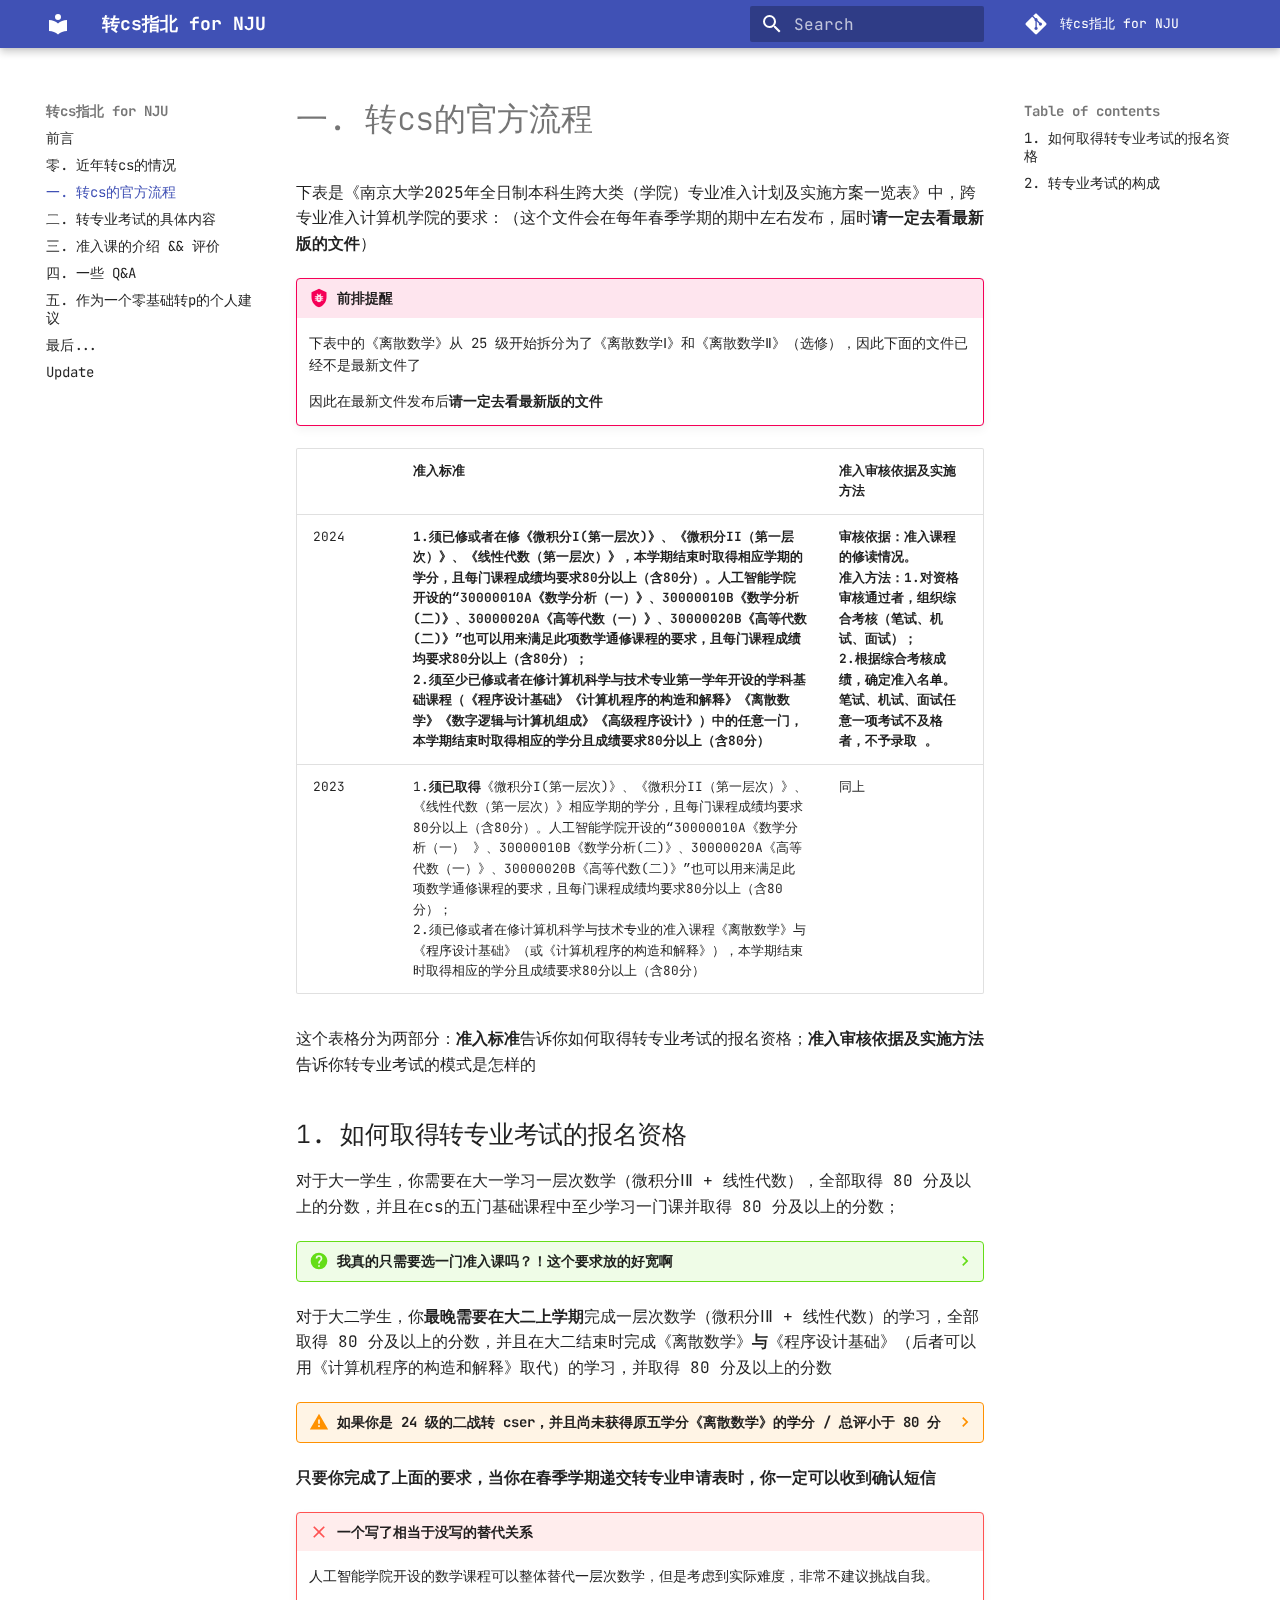
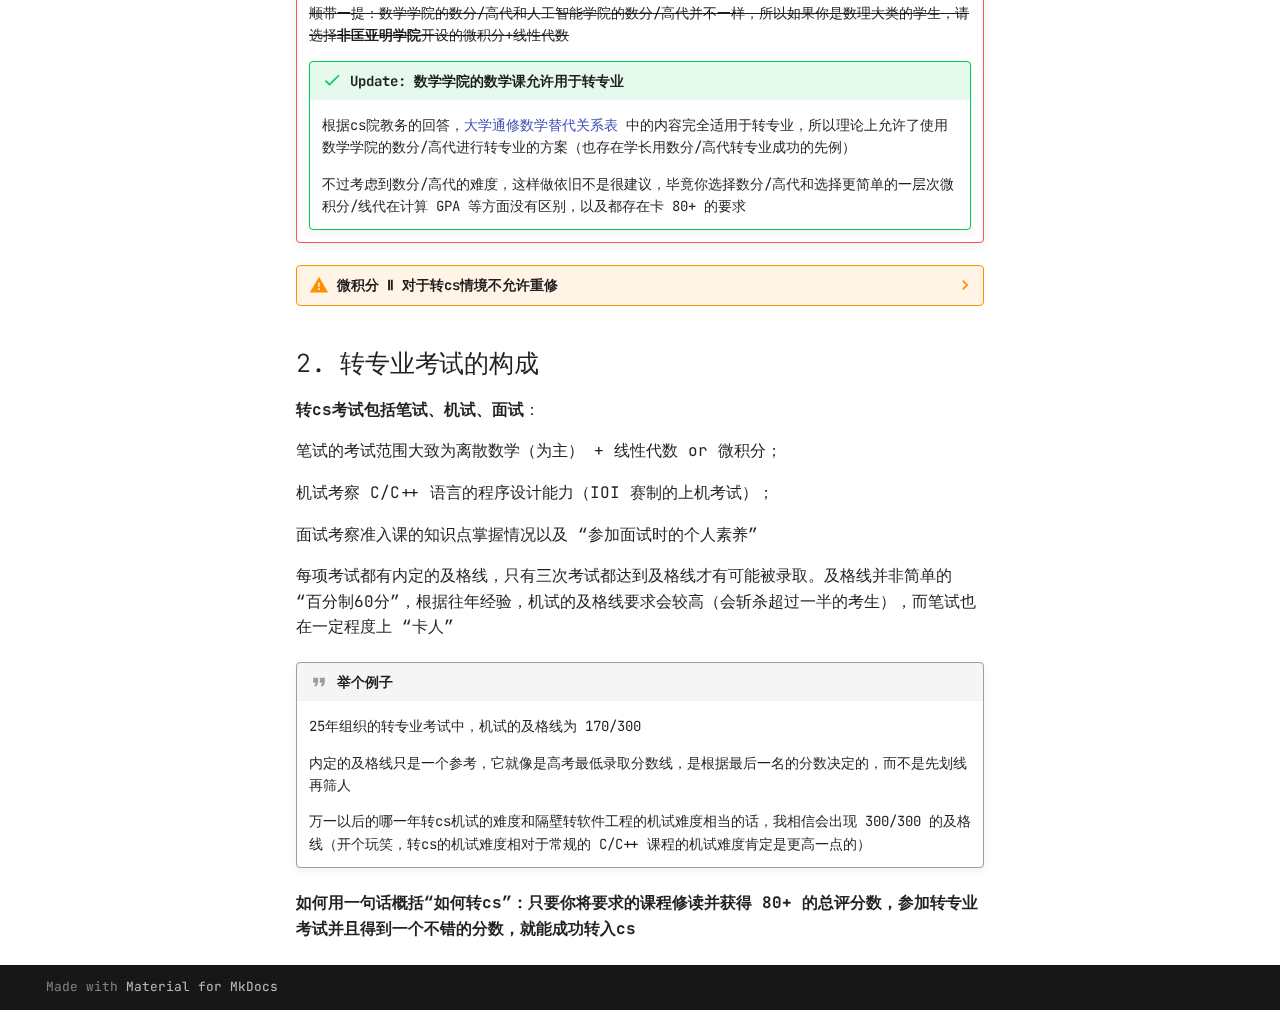
<file: Part1/index.html>
<!doctype html>
<html lang="en" class="no-js">
  <head>
    
      <meta charset="utf-8">
      <meta name="viewport" content="width=device-width,initial-scale=1">
      
      
      
      
        <link rel="prev" href="../Part0/">
      
      
        <link rel="next" href="../Part2/">
      
      
      <link rel="icon" href="../assets/images/favicon.png">
      <meta name="generator" content="mkdocs-1.6.1, mkdocs-material-9.6.20">
    
    
      
        <title>一. 转cs的官方流程 - 转cs指北 for NJU</title>
      
    
    
      <link rel="stylesheet" href="../assets/stylesheets/main.e53b48f4.min.css">
      
      


    
    
      
    
    
      
        
        
        <link rel="preconnect" href="https://fonts.gstatic.com" crossorigin>
        <link rel="stylesheet" href="https://fonts.googleapis.com/css?family=Roboto:300,300i,400,400i,700,700i%7CRoboto+Mono:400,400i,700,700i&display=fallback">
        <style>:root{--md-text-font:"Roboto";--md-code-font:"Roboto Mono"}</style>
      
    
    
      <link rel="stylesheet" href="../stylesheets/extra.css">
    
      <link rel="stylesheet" href="https://fonts.loli.net/css?family=JetBrains Mono:400,500,600,700&display=swap">
    
      <link rel="stylesheet" href="https://cdn.staticfile.org/lxgw-wenkai-webfont/1.6.0/lxgwwenkai-regular.css">
    
      <link rel="stylesheet" href="https://cdn.staticfile.org/lxgw-wenkai-webfont/1.6.0/lxgwwenkaimono-bold.css">
    
    <script>__md_scope=new URL("..",location),__md_hash=e=>[...e].reduce(((e,_)=>(e<<5)-e+_.charCodeAt(0)),0),__md_get=(e,_=localStorage,t=__md_scope)=>JSON.parse(_.getItem(t.pathname+"."+e)),__md_set=(e,_,t=localStorage,a=__md_scope)=>{try{t.setItem(a.pathname+"."+e,JSON.stringify(_))}catch(e){}}</script>
    
      

    
    
    
  </head>
  
  
    <body dir="ltr">
  
    
    <input class="md-toggle" data-md-toggle="drawer" type="checkbox" id="__drawer" autocomplete="off">
    <input class="md-toggle" data-md-toggle="search" type="checkbox" id="__search" autocomplete="off">
    <label class="md-overlay" for="__drawer"></label>
    <div data-md-component="skip">
      
        
        <a href="#cs" class="md-skip">
          Skip to content
        </a>
      
    </div>
    <div data-md-component="announce">
      
    </div>
    
    
      

  

<header class="md-header md-header--shadow" data-md-component="header">
  <nav class="md-header__inner md-grid" aria-label="Header">
    <a href=".." title="转cs指北 for NJU" class="md-header__button md-logo" aria-label="转cs指北 for NJU" data-md-component="logo">
      
  
  <svg xmlns="http://www.w3.org/2000/svg" viewBox="0 0 24 24"><path d="M12 8a3 3 0 0 0 3-3 3 3 0 0 0-3-3 3 3 0 0 0-3 3 3 3 0 0 0 3 3m0 3.54C9.64 9.35 6.5 8 3 8v11c3.5 0 6.64 1.35 9 3.54 2.36-2.19 5.5-3.54 9-3.54V8c-3.5 0-6.64 1.35-9 3.54"/></svg>

    </a>
    <label class="md-header__button md-icon" for="__drawer">
      
      <svg xmlns="http://www.w3.org/2000/svg" viewBox="0 0 24 24"><path d="M3 6h18v2H3zm0 5h18v2H3zm0 5h18v2H3z"/></svg>
    </label>
    <div class="md-header__title" data-md-component="header-title">
      <div class="md-header__ellipsis">
        <div class="md-header__topic">
          <span class="md-ellipsis">
            转cs指北 for NJU
          </span>
        </div>
        <div class="md-header__topic" data-md-component="header-topic">
          <span class="md-ellipsis">
            
              一. 转cs的官方流程
            
          </span>
        </div>
      </div>
    </div>
    
    
      <script>var palette=__md_get("__palette");if(palette&&palette.color){if("(prefers-color-scheme)"===palette.color.media){var media=matchMedia("(prefers-color-scheme: light)"),input=document.querySelector(media.matches?"[data-md-color-media='(prefers-color-scheme: light)']":"[data-md-color-media='(prefers-color-scheme: dark)']");palette.color.media=input.getAttribute("data-md-color-media"),palette.color.scheme=input.getAttribute("data-md-color-scheme"),palette.color.primary=input.getAttribute("data-md-color-primary"),palette.color.accent=input.getAttribute("data-md-color-accent")}for(var[key,value]of Object.entries(palette.color))document.body.setAttribute("data-md-color-"+key,value)}</script>
    
    
    
      
      
        <label class="md-header__button md-icon" for="__search">
          
          <svg xmlns="http://www.w3.org/2000/svg" viewBox="0 0 24 24"><path d="M9.5 3A6.5 6.5 0 0 1 16 9.5c0 1.61-.59 3.09-1.56 4.23l.27.27h.79l5 5-1.5 1.5-5-5v-.79l-.27-.27A6.52 6.52 0 0 1 9.5 16 6.5 6.5 0 0 1 3 9.5 6.5 6.5 0 0 1 9.5 3m0 2C7 5 5 7 5 9.5S7 14 9.5 14 14 12 14 9.5 12 5 9.5 5"/></svg>
        </label>
        <div class="md-search" data-md-component="search" role="dialog">
  <label class="md-search__overlay" for="__search"></label>
  <div class="md-search__inner" role="search">
    <form class="md-search__form" name="search">
      <input type="text" class="md-search__input" name="query" aria-label="Search" placeholder="Search" autocapitalize="off" autocorrect="off" autocomplete="off" spellcheck="false" data-md-component="search-query" required>
      <label class="md-search__icon md-icon" for="__search">
        
        <svg xmlns="http://www.w3.org/2000/svg" viewBox="0 0 24 24"><path d="M9.5 3A6.5 6.5 0 0 1 16 9.5c0 1.61-.59 3.09-1.56 4.23l.27.27h.79l5 5-1.5 1.5-5-5v-.79l-.27-.27A6.52 6.52 0 0 1 9.5 16 6.5 6.5 0 0 1 3 9.5 6.5 6.5 0 0 1 9.5 3m0 2C7 5 5 7 5 9.5S7 14 9.5 14 14 12 14 9.5 12 5 9.5 5"/></svg>
        
        <svg xmlns="http://www.w3.org/2000/svg" viewBox="0 0 24 24"><path d="M20 11v2H8l5.5 5.5-1.42 1.42L4.16 12l7.92-7.92L13.5 5.5 8 11z"/></svg>
      </label>
      <nav class="md-search__options" aria-label="Search">
        
        <button type="reset" class="md-search__icon md-icon" title="Clear" aria-label="Clear" tabindex="-1">
          
          <svg xmlns="http://www.w3.org/2000/svg" viewBox="0 0 24 24"><path d="M19 6.41 17.59 5 12 10.59 6.41 5 5 6.41 10.59 12 5 17.59 6.41 19 12 13.41 17.59 19 19 17.59 13.41 12z"/></svg>
        </button>
      </nav>
      
    </form>
    <div class="md-search__output">
      <div class="md-search__scrollwrap" tabindex="0" data-md-scrollfix>
        <div class="md-search-result" data-md-component="search-result">
          <div class="md-search-result__meta">
            Initializing search
          </div>
          <ol class="md-search-result__list" role="presentation"></ol>
        </div>
      </div>
    </div>
  </div>
</div>
      
    
    
      <div class="md-header__source">
        <a href="https://github.com/Nopthon/How-to-switch-to-a-CS-major-at-NJU" title="Go to repository" class="md-source" data-md-component="source">
  <div class="md-source__icon md-icon">
    
    <svg xmlns="http://www.w3.org/2000/svg" viewBox="0 0 448 512"><!--! Font Awesome Free 7.0.0 by @fontawesome - https://fontawesome.com License - https://fontawesome.com/license/free (Icons: CC BY 4.0, Fonts: SIL OFL 1.1, Code: MIT License) Copyright 2025 Fonticons, Inc.--><path d="M439.6 236.1 244 40.5c-5.4-5.5-12.8-8.5-20.4-8.5s-15 3-20.4 8.4L162.5 81l51.5 51.5c27.1-9.1 52.7 16.8 43.4 43.7l49.7 49.7c34.2-11.8 61.2 31 35.5 56.7-26.5 26.5-70.2-2.9-56-37.3L240.3 199v121.9c25.3 12.5 22.3 41.8 9.1 55-6.4 6.4-15.2 10.1-24.3 10.1s-17.8-3.6-24.3-10.1c-17.6-17.6-11.1-46.9 11.2-56v-123c-20.8-8.5-24.6-30.7-18.6-45L142.6 101 8.5 235.1C3 240.6 0 247.9 0 255.5s3 15 8.5 20.4l195.6 195.7c5.4 5.4 12.7 8.4 20.4 8.4s15-3 20.4-8.4l194.7-194.7c5.4-5.4 8.4-12.8 8.4-20.4s-3-15-8.4-20.4"/></svg>
  </div>
  <div class="md-source__repository">
    转cs指北 for NJU
  </div>
</a>
      </div>
    
  </nav>
  
</header>
    
    <div class="md-container" data-md-component="container">
      
      
        
          
        
      
      <main class="md-main" data-md-component="main">
        <div class="md-main__inner md-grid">
          
            
              
              <div class="md-sidebar md-sidebar--primary" data-md-component="sidebar" data-md-type="navigation" >
                <div class="md-sidebar__scrollwrap">
                  <div class="md-sidebar__inner">
                    



<nav class="md-nav md-nav--primary" aria-label="Navigation" data-md-level="0">
  <label class="md-nav__title" for="__drawer">
    <a href=".." title="转cs指北 for NJU" class="md-nav__button md-logo" aria-label="转cs指北 for NJU" data-md-component="logo">
      
  
  <svg xmlns="http://www.w3.org/2000/svg" viewBox="0 0 24 24"><path d="M12 8a3 3 0 0 0 3-3 3 3 0 0 0-3-3 3 3 0 0 0-3 3 3 3 0 0 0 3 3m0 3.54C9.64 9.35 6.5 8 3 8v11c3.5 0 6.64 1.35 9 3.54 2.36-2.19 5.5-3.54 9-3.54V8c-3.5 0-6.64 1.35-9 3.54"/></svg>

    </a>
    转cs指北 for NJU
  </label>
  
    <div class="md-nav__source">
      <a href="https://github.com/Nopthon/How-to-switch-to-a-CS-major-at-NJU" title="Go to repository" class="md-source" data-md-component="source">
  <div class="md-source__icon md-icon">
    
    <svg xmlns="http://www.w3.org/2000/svg" viewBox="0 0 448 512"><!--! Font Awesome Free 7.0.0 by @fontawesome - https://fontawesome.com License - https://fontawesome.com/license/free (Icons: CC BY 4.0, Fonts: SIL OFL 1.1, Code: MIT License) Copyright 2025 Fonticons, Inc.--><path d="M439.6 236.1 244 40.5c-5.4-5.5-12.8-8.5-20.4-8.5s-15 3-20.4 8.4L162.5 81l51.5 51.5c27.1-9.1 52.7 16.8 43.4 43.7l49.7 49.7c34.2-11.8 61.2 31 35.5 56.7-26.5 26.5-70.2-2.9-56-37.3L240.3 199v121.9c25.3 12.5 22.3 41.8 9.1 55-6.4 6.4-15.2 10.1-24.3 10.1s-17.8-3.6-24.3-10.1c-17.6-17.6-11.1-46.9 11.2-56v-123c-20.8-8.5-24.6-30.7-18.6-45L142.6 101 8.5 235.1C3 240.6 0 247.9 0 255.5s3 15 8.5 20.4l195.6 195.7c5.4 5.4 12.7 8.4 20.4 8.4s15-3 20.4-8.4l194.7-194.7c5.4-5.4 8.4-12.8 8.4-20.4s-3-15-8.4-20.4"/></svg>
  </div>
  <div class="md-source__repository">
    转cs指北 for NJU
  </div>
</a>
    </div>
  
  <ul class="md-nav__list" data-md-scrollfix>
    
      
      
  
  
  
  
    <li class="md-nav__item">
      <a href=".." class="md-nav__link">
        
  
  
  <span class="md-ellipsis">
    前言
    
  </span>
  

      </a>
    </li>
  

    
      
      
  
  
  
  
    <li class="md-nav__item">
      <a href="../Part0/" class="md-nav__link">
        
  
  
  <span class="md-ellipsis">
    零. 近年转cs的情况
    
  </span>
  

      </a>
    </li>
  

    
      
      
  
  
    
  
  
  
    <li class="md-nav__item md-nav__item--active">
      
      <input class="md-nav__toggle md-toggle" type="checkbox" id="__toc">
      
      
        
      
      
        <label class="md-nav__link md-nav__link--active" for="__toc">
          
  
  
  <span class="md-ellipsis">
    一. 转cs的官方流程
    
  </span>
  

          <span class="md-nav__icon md-icon"></span>
        </label>
      
      <a href="./" class="md-nav__link md-nav__link--active">
        
  
  
  <span class="md-ellipsis">
    一. 转cs的官方流程
    
  </span>
  

      </a>
      
        

<nav class="md-nav md-nav--secondary" aria-label="Table of contents">
  
  
  
    
  
  
    <label class="md-nav__title" for="__toc">
      <span class="md-nav__icon md-icon"></span>
      Table of contents
    </label>
    <ul class="md-nav__list" data-md-component="toc" data-md-scrollfix>
      
        <li class="md-nav__item">
  <a href="#1" class="md-nav__link">
    <span class="md-ellipsis">
      1. 如何取得转专业考试的报名资格
    </span>
  </a>
  
</li>
      
        <li class="md-nav__item">
  <a href="#2" class="md-nav__link">
    <span class="md-ellipsis">
      2. 转专业考试的构成
    </span>
  </a>
  
</li>
      
    </ul>
  
</nav>
      
    </li>
  

    
      
      
  
  
  
  
    <li class="md-nav__item">
      <a href="../Part2/" class="md-nav__link">
        
  
  
  <span class="md-ellipsis">
    二. 转专业考试的具体内容
    
  </span>
  

      </a>
    </li>
  

    
      
      
  
  
  
  
    <li class="md-nav__item">
      <a href="../Part3/" class="md-nav__link">
        
  
  
  <span class="md-ellipsis">
    三. 准入课的介绍 &amp;&amp; 评价
    
  </span>
  

      </a>
    </li>
  

    
      
      
  
  
  
  
    <li class="md-nav__item">
      <a href="../Part4/" class="md-nav__link">
        
  
  
  <span class="md-ellipsis">
    四. 一些 Q&amp;A
    
  </span>
  

      </a>
    </li>
  

    
      
      
  
  
  
  
    <li class="md-nav__item">
      <a href="../Part5/" class="md-nav__link">
        
  
  
  <span class="md-ellipsis">
    五. 作为一个零基础转p的个人建议
    
  </span>
  

      </a>
    </li>
  

    
      
      
  
  
  
  
    <li class="md-nav__item">
      <a href="../Part6/" class="md-nav__link">
        
  
  
  <span class="md-ellipsis">
    最后...
    
  </span>
  

      </a>
    </li>
  

    
      
      
  
  
  
  
    <li class="md-nav__item">
      <a href="../update/" class="md-nav__link">
        
  
  
  <span class="md-ellipsis">
    Update
    
  </span>
  

      </a>
    </li>
  

    
  </ul>
</nav>
                  </div>
                </div>
              </div>
            
            
              
              <div class="md-sidebar md-sidebar--secondary" data-md-component="sidebar" data-md-type="toc" >
                <div class="md-sidebar__scrollwrap">
                  <div class="md-sidebar__inner">
                    

<nav class="md-nav md-nav--secondary" aria-label="Table of contents">
  
  
  
    
  
  
    <label class="md-nav__title" for="__toc">
      <span class="md-nav__icon md-icon"></span>
      Table of contents
    </label>
    <ul class="md-nav__list" data-md-component="toc" data-md-scrollfix>
      
        <li class="md-nav__item">
  <a href="#1" class="md-nav__link">
    <span class="md-ellipsis">
      1. 如何取得转专业考试的报名资格
    </span>
  </a>
  
</li>
      
        <li class="md-nav__item">
  <a href="#2" class="md-nav__link">
    <span class="md-ellipsis">
      2. 转专业考试的构成
    </span>
  </a>
  
</li>
      
    </ul>
  
</nav>
                  </div>
                </div>
              </div>
            
          
          
            <div class="md-content" data-md-component="content">
              <article class="md-content__inner md-typeset">
                
                  


  
  


<h1 id="cs">一. 转cs的官方流程</h1>
<p>下表是《南京大学2025年全日制本科生跨大类（学院）专业准入计划及实施方案一览表》中，跨专业准入计算机学院的要求：（这个文件会在每年春季学期的期中左右发布，届时<strong>请一定去看最新版的文件</strong>）</p>
<div class="admonition bug">
<p class="admonition-title">前排提醒</p>
<p>下表中的《离散数学》从 25 级开始拆分为了《离散数学Ⅰ》和《离散数学Ⅱ》（选修），因此下面的文件已经不是最新文件了</p>
<p>因此在最新文件发布后<strong>请一定去看最新版的文件</strong></p>
</div>
<table>
<thead>
<tr>
<th></th>
<th><strong>准入标准</strong></th>
<th><strong>准入审核依据及实施方法</strong></th>
</tr>
</thead>
<tbody>
<tr>
<td>2024</td>
<td><strong>1.须已修或者在修《微积分I(第一层次)》、《微积分II（第一层次）》、《线性代数（第一层次）》，本学期结束时取得相应学期的学分，且每门课程成绩均要求80分以上（含80分）。人工智能学院开设的“30000010A《数学分析（一）》、30000010B《数学分析(二)》、30000020A《高等代数（一）》、30000020B《高等代数(二)》”也可以用来满足此项数学通修课程的要求，且每门课程成绩均要求80分以上（含80分）； <br/>2.须至少已修或者在修计算机科学与技术专业第一学年开设的学科基础课程（《程序设计基础》《计算机程序的构造和解释》《离散数学》《数字逻辑与计算机组成》《高级程序设计》）中的任意一门，本学期结束时取得相应的学分且成绩要求80分以上（含80分）</strong></td>
<td><strong>审核依据：准入课程的修读情况。 <br/>准入方法：1.对资格审核通过者，组织综合考核（笔试、机试、面试）； <br/>2.根据综合考核成绩，确定准入名单。笔试、机试、面试任意一项考试不及格者，不予录取 。</strong></td>
</tr>
<tr>
<td>2023</td>
<td>1.<strong>须已取得</strong>《微积分I(第一层次)》、《微积分II（第一层次）》、《线性代数（第一层次）》相应学期的学分，且每门课程成绩均要求80分以上（含80分）。人工智能学院开设的“30000010A《数学分析（一） 》、30000010B《数学分析(二)》、30000020A《高等代数（一）》、30000020B《高等代数(二)》”也可以用来满足此项数学通修课程的要求，且每门课程成绩均要求80分以上（含80分）；  <br/>2.须已修或者在修计算机科学与技术专业的准入课程《离散数学》与《程序设计基础》（或《计算机程序的构造和解释》），本学期结束时取得相应的学分且成绩要求80分以上（含80分）</td>
<td>同上</td>
</tr>
</tbody>
</table>
<p>这个表格分为两部分：<strong>准入标准</strong>告诉你如何取得转专业考试的报名资格；<strong>准入审核依据及实施方法</strong>告诉你转专业考试的模式是怎样的</p>
<h2 id="1">1. 如何取得转专业考试的报名资格</h2>
<p>对于大一学生，你需要在大一学习一层次数学（微积分ⅠⅡ + 线性代数），全部取得 80 分及以上的分数，并且在cs的五门基础课程中至少学习一门课并取得 80 分及以上的分数；</p>
<details class="question">
<summary>我真的只需要选一门准入课吗？！这个要求放的好宽啊</summary>
<p>当然，你不能只考虑转cs时发生的事情，而不考虑转cs后需要做的事情</p>
<p>如果你真的只想选择一门准入课并且转cs，不考虑实力问题（确实，对一些 OIer 来说完全可以去裸考转专业考试），你会发现你在接下来会为了满足“准出条件”付出代价</p>
<p>什么是 “准出条件”？比如修读完所有的准出课程，这也是拿到你的毕业证的充分条件！</p>
</details>
<p>对于大二学生，你<strong>最晚需要在大二上学期</strong>完成一层次数学（微积分ⅠⅡ + 线性代数）的学习，全部取得 80 分及以上的分数，并且在大二结束时完成《离散数学》<strong>与</strong>《程序设计基础》（后者可以用《计算机程序的构造和解释》取代）的学习，并取得 80 分及以上的分数</p>
<details class="warning">
<summary>如果你是 24 级的二战转 cser，并且尚未获得原五学分《离散数学》的学分 / 总评小于 80 分</summary>
<p>原五学分《离散数学》从 26 年春季学期开始停止开设，原《离散数学》要求替换为【改版后的《离散数学Ⅰ》与三选一的选修课程】</p>
<p>三门选修课程分别为：《计算方法》（22010500，2学分）、《图论与算法》（22010810，2学分）、《组合数学》（22010240，2学分）</p>
<p>如果大二上依旧没有满足《离散数学》要求，大二下需要根据上面的内容选课</p>
</details>
<p><strong>只要你完成了上面的要求，当你在春季学期递交转专业申请表时，你一定可以收到确认短信</strong></p>
<div class="admonition failure">
<p class="admonition-title">一个写了相当于没写的替代关系</p>
<p>人工智能学院开设的数学课程可以整体替代一层次数学，但是考虑到实际难度，非常不建议挑战自我。</p>
<p><del>顺带一提：数学学院的数分/高代和人工智能学院的数分/高代并不一样，所以如果你是数理大类的学生，请选择<strong>非匡亚明学院</strong>开设的微积分+线性代数</del></p>
<div class="admonition success">
<p class="admonition-title">Update: 数学学院的数学课允许用于转专业</p>
<p>根据cs院教务的回答，<a href="https://jw.nju.edu.cn/db/59/c26263a711513/page.psp">大学通修数学替代关系表</a> 中的内容完全适用于转专业，所以理论上允许了使用数学学院的数分/高代进行转专业的方案（也存在学长用数分/高代转专业成功的先例）</p>
<p>不过考虑到数分/高代的难度，这样做依旧不是很建议，毕竟你选择数分/高代和选择更简单的一层次微积分/线代在计算 GPA 等方面没有区别，以及都存在卡 80+ 的要求</p>
</div>
</div>
<details class="warning">
<summary>微积分 Ⅱ 对于转cs情境不允许重修</summary>
<p>如果你有转cs专业的意向，但是微积分Ⅱ没有取得 80 分及以上的分数并决定重修，由于微积分Ⅱ重修在春季学期，这将导致在跨专业准入报名时，你没有取得微积分Ⅱ的学分，导致无法报名（这是2025年发布的文件中新修改的内容，将大二转专业的要求第一条从“须已修或者在修”修改为了“须已取得学分”）</p>
<p>即：<strong>如果你有转cs专业的意向，必须在第一次修读微积分Ⅱ时就取得 80 分及以上的分数</strong></p>
<p>另外，线性代数和微积分Ⅰ都是允许在大一下/大二上重修的，我不会告诉你笔者重修过线性代数，因为如果你在转专业过程中有重修经历的话，你真的需要好好考虑你是否需要“半路止损”，还是坚持走下去（对自己要有充分的认知）</p>
</details>
<h2 id="2">2. 转专业考试的构成</h2>
<p><strong>转cs考试包括笔试、机试、面试</strong>：</p>
<p>笔试的考试范围大致为离散数学（为主） + 线性代数 or 微积分；</p>
<p>机试考察 C/C++ 语言的程序设计能力（IOI 赛制的上机考试）；</p>
<p>面试考察准入课的知识点掌握情况以及 “参加面试时的个人素养”</p>
<p>每项考试都有内定的及格线，只有三次考试都达到及格线才有可能被录取。及格线并非简单的 “百分制60分”，根据往年经验，机试的及格线要求会较高（会斩杀超过一半的考生），而笔试也在一定程度上 “卡人”</p>
<div class="admonition quote">
<p class="admonition-title">举个例子</p>
<p>25年组织的转专业考试中，机试的及格线为 170/300</p>
<p>内定的及格线只是一个参考，它就像是高考最低录取分数线，是根据最后一名的分数决定的，而不是先划线再筛人</p>
<p>万一以后的哪一年转cs机试的难度和隔壁转软件工程的机试难度相当的话，我相信会出现 300/300 的及格线（开个玩笑，转cs的机试难度相对于常规的 C/C++ 课程的机试难度肯定是更高一点的）</p>
</div>
<p><strong>如何用一句话概括“如何转cs”：只要你将要求的课程修读并获得 80+ 的总评分数，参加转专业考试并且得到一个不错的分数，就能成功转入cs</strong></p>












                
              </article>
            </div>
          
          
<script>var target=document.getElementById(location.hash.slice(1));target&&target.name&&(target.checked=target.name.startsWith("__tabbed_"))</script>
        </div>
        
      </main>
      
        <footer class="md-footer">
  
  <div class="md-footer-meta md-typeset">
    <div class="md-footer-meta__inner md-grid">
      <div class="md-copyright">
  
  
    Made with
    <a href="https://squidfunk.github.io/mkdocs-material/" target="_blank" rel="noopener">
      Material for MkDocs
    </a>
  
</div>
      
    </div>
  </div>
</footer>
      
    </div>
    <div class="md-dialog" data-md-component="dialog">
      <div class="md-dialog__inner md-typeset"></div>
    </div>
    
    
    
      
      <script id="__config" type="application/json">{"base": "..", "features": [], "search": "../assets/javascripts/workers/search.973d3a69.min.js", "tags": null, "translations": {"clipboard.copied": "Copied to clipboard", "clipboard.copy": "Copy to clipboard", "search.result.more.one": "1 more on this page", "search.result.more.other": "# more on this page", "search.result.none": "No matching documents", "search.result.one": "1 matching document", "search.result.other": "# matching documents", "search.result.placeholder": "Type to start searching", "search.result.term.missing": "Missing", "select.version": "Select version"}, "version": null}</script>
    
    
      <script src="../assets/javascripts/bundle.f55a23d4.min.js"></script>
      
    
  </body>
</html>
</file>
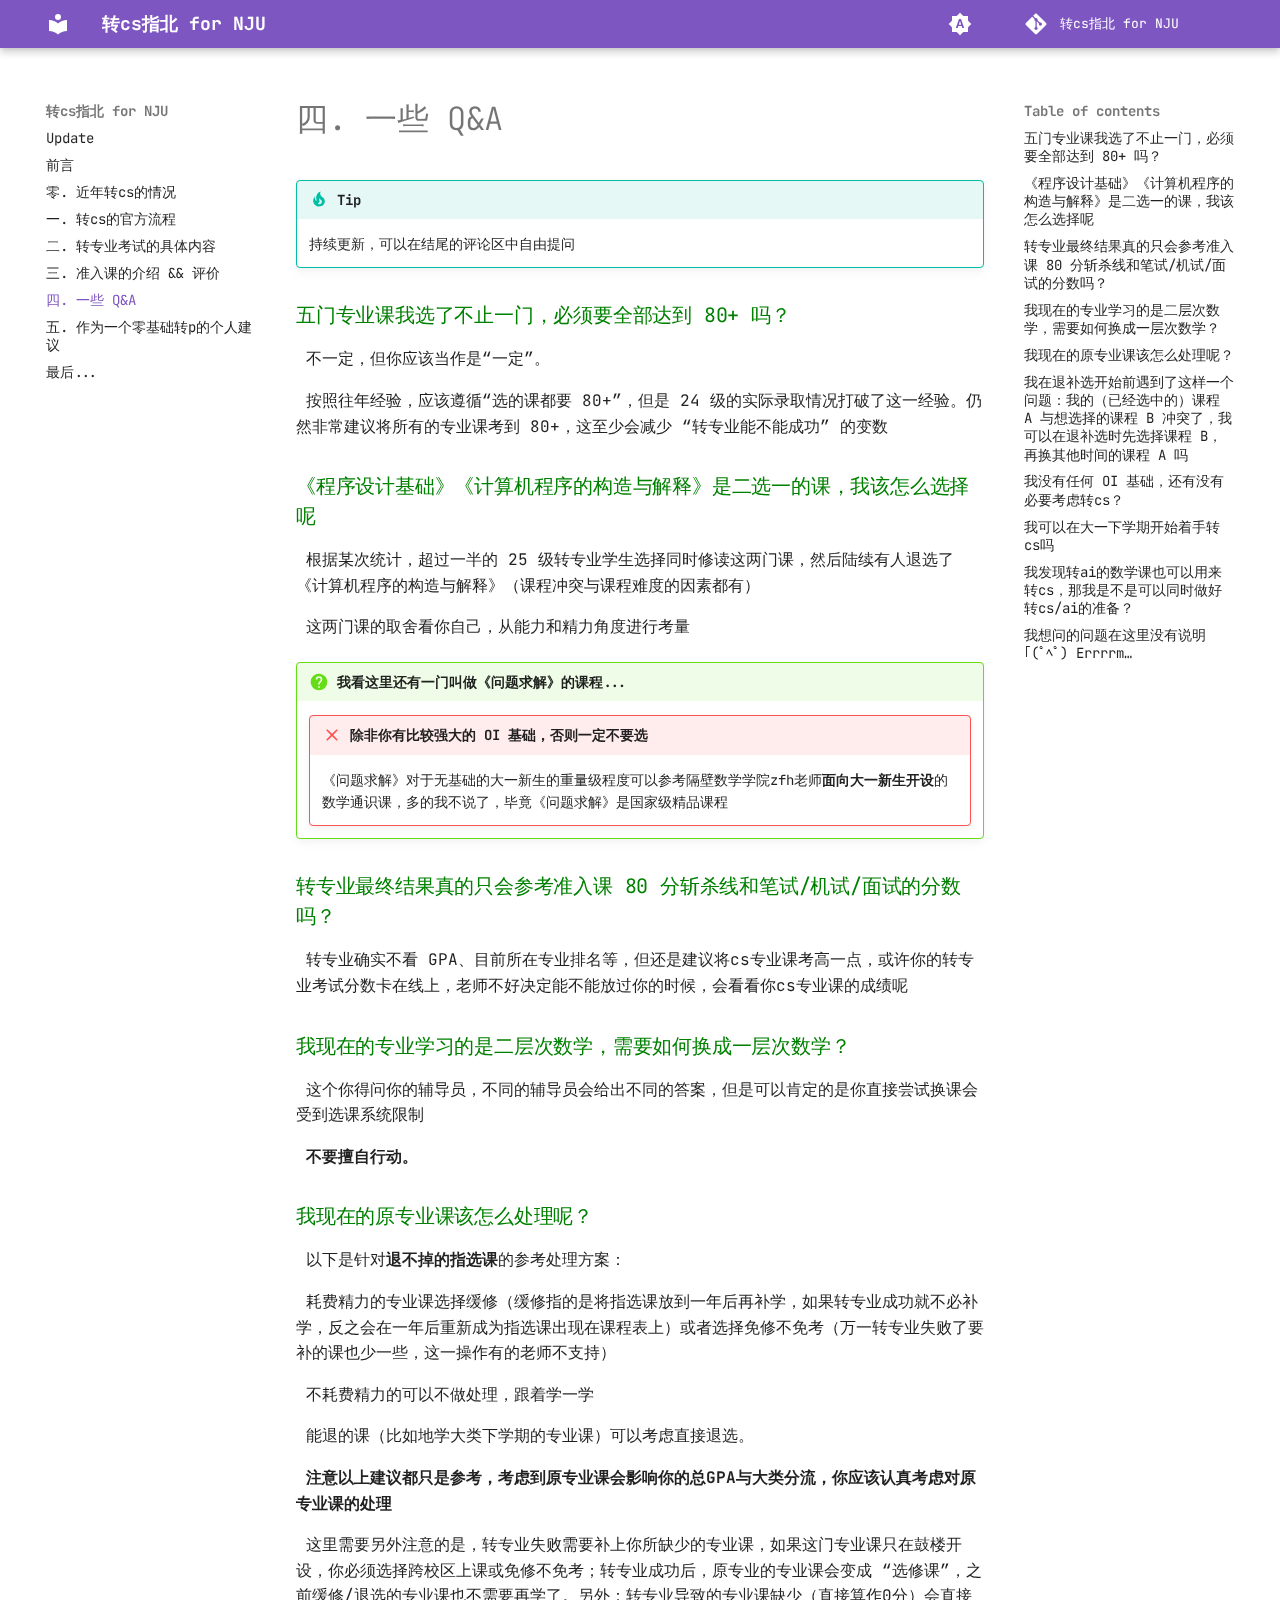
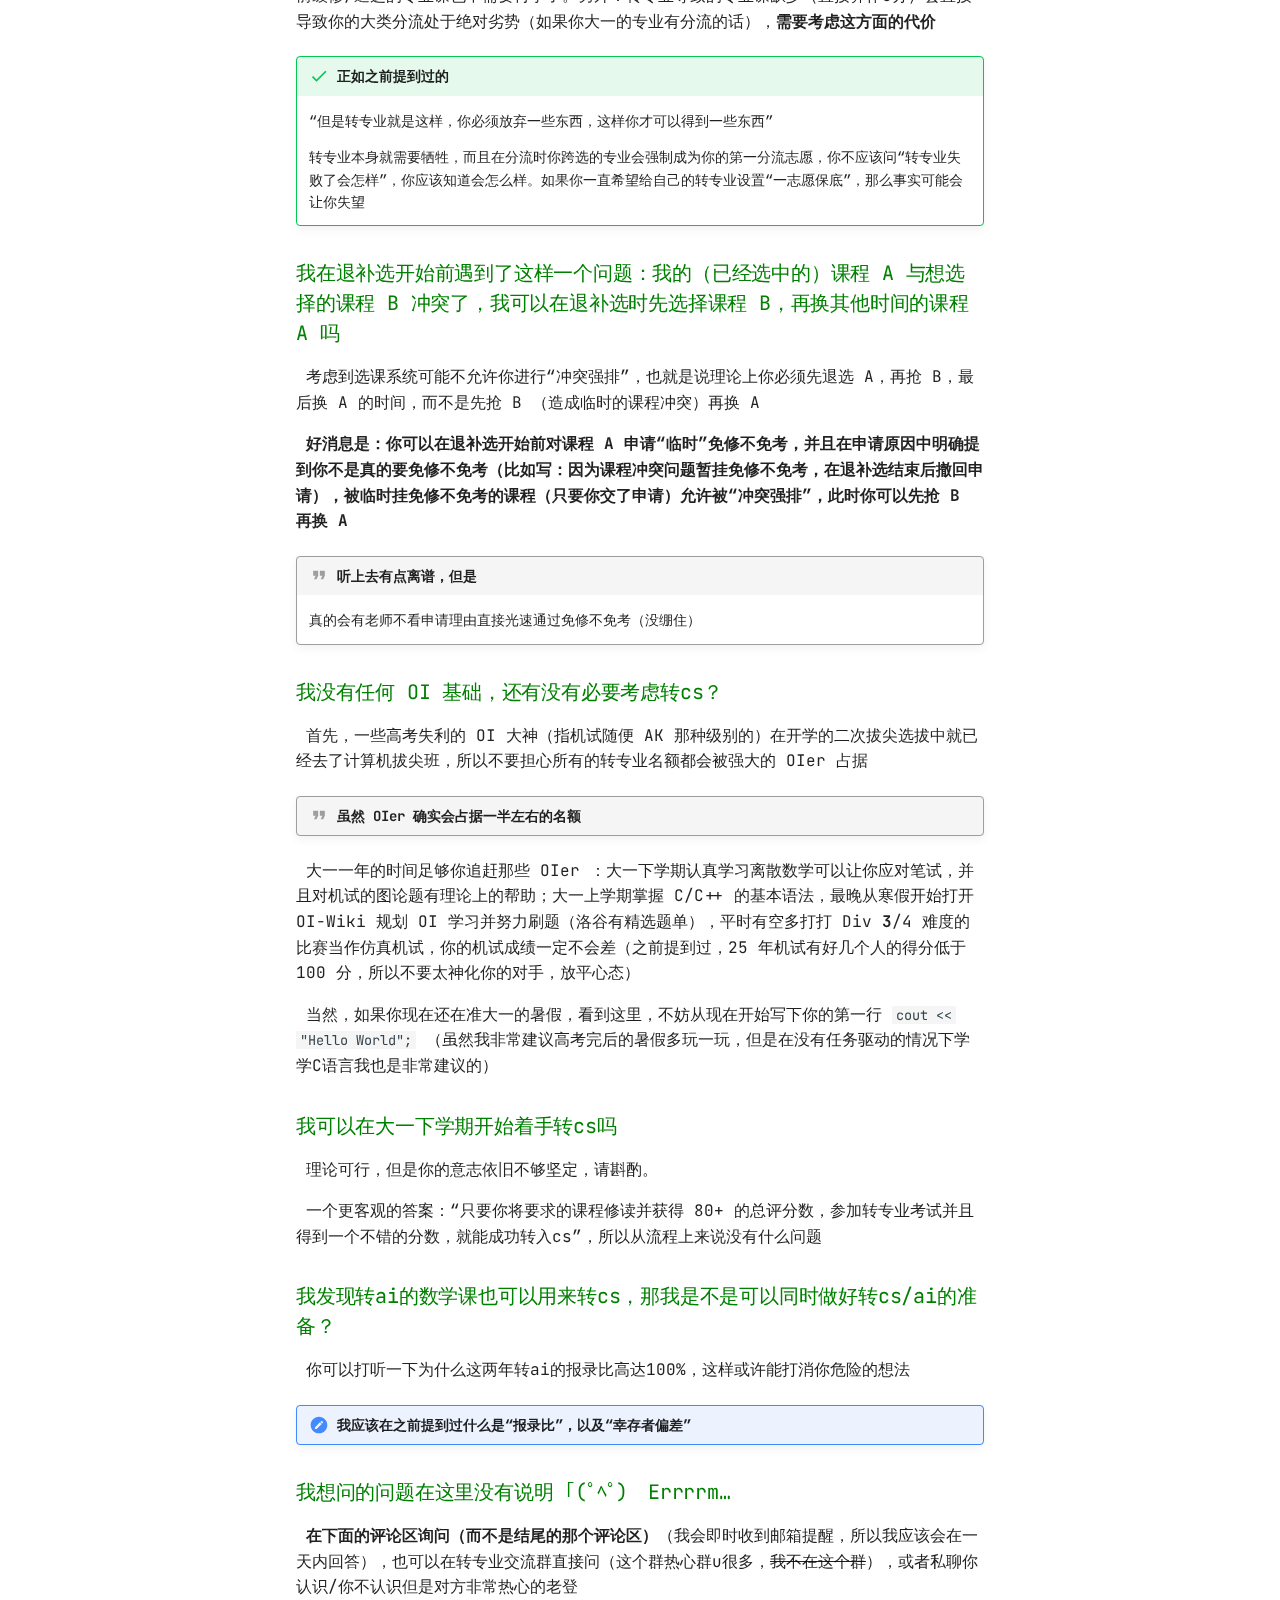
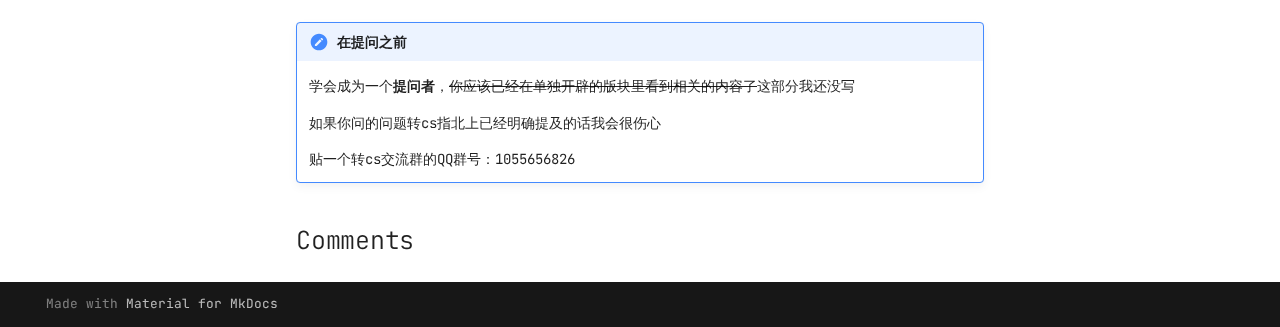
<file: Part4/index.html>
<!DOCTYPE html><html lang="en" class="no-js"><head>
    
      <meta charset="utf-8">
      <meta name="viewport" content="width=device-width,initial-scale=1">
      
      
      
      
        <link rel="prev" href="../Part3/">
      
      
        <link rel="next" href="../Part5/">
      
      
        
      
      
      <link rel="icon" href="../assets/images/favicon.png">
      <meta name="generator" content="mkdocs-1.6.1, mkdocs-material-9.7.0">
    
    
      
        <title>四. 一些 Q&amp;A - 转cs指北 for NJU</title>
      
    
    
      <link rel="stylesheet" href="../assets/stylesheets/main.618322db.min.css">
      
        
        <link rel="stylesheet" href="../assets/stylesheets/palette.ab4e12ef.min.css">
      
      


    
    
      
    
    
      
        
        
        <link rel="preconnect" href="https://fonts.gstatic.com" crossorigin>
        <link rel="stylesheet" href="https://fonts.googleapis.com/css?family=Roboto:300,300i,400,400i,700,700i%7CRoboto+Mono:400,400i,700,700i&amp;display=fallback">
        <style>:root{--md-text-font:"Roboto";--md-code-font:"Roboto Mono"}</style>
      
    
    
      <link rel="stylesheet" href="../stylesheets/extra.css">
    
      <link rel="stylesheet" href="https://fonts.loli.net/css?family=JetBrains Mono:400,500,600,700&amp;display=swap">
    
      <link rel="stylesheet" href="https://cdn.staticfile.org/lxgw-wenkai-webfont/1.6.0/lxgwwenkai-regular.css">
    
      <link rel="stylesheet" href="https://cdn.staticfile.org/lxgw-wenkai-webfont/1.6.0/lxgwwenkaimono-bold.css">
    
    <script>__md_scope=new URL("..",location),__md_hash=e=>[...e].reduce(((e,_)=>(e<<5)-e+_.charCodeAt(0)),0),__md_get=(e,_=localStorage,t=__md_scope)=>JSON.parse(_.getItem(t.pathname+"."+e)),__md_set=(e,_,t=localStorage,a=__md_scope)=>{try{t.setItem(a.pathname+"."+e,JSON.stringify(_))}catch(e){}}</script>
    
      

    
    
  <link href="../assets/stylesheets/glightbox.min.css" rel="stylesheet"><script src="../assets/javascripts/glightbox.min.js"></script><style id="glightbox-style">
            html.glightbox-open { overflow: initial; height: 100%; }
            .gslide-title { margin-top: 0px; user-select: text; }
            .gslide-desc { color: #666; user-select: text; }
            .gslide-image img { background: white; }
            .gscrollbar-fixer { padding-right: 15px; }
            .gdesc-inner { font-size: 0.75rem; }
            body[data-md-color-scheme="slate"] .gdesc-inner { background: var(--md-default-bg-color); }
            body[data-md-color-scheme="slate"] .gslide-title { color: var(--md-default-fg-color); }
            body[data-md-color-scheme="slate"] .gslide-desc { color: var(--md-default-fg-color); }
        </style></head>
  
  
    
    
      
    
    
    
    
    <body dir="ltr" data-md-color-scheme="default" data-md-color-primary="indigo" data-md-color-accent="indigo">
  
    
    <input class="md-toggle" data-md-toggle="drawer" type="checkbox" id="__drawer" autocomplete="off">
    <input class="md-toggle" data-md-toggle="search" type="checkbox" id="__search" autocomplete="off">
    <label class="md-overlay" for="__drawer"></label>
    <div data-md-component="skip">
      
        
        <a href="#qa" class="md-skip">
          Skip to content
        </a>
      
    </div>
    <div data-md-component="announce">
      
    </div>
    
    
      

  

<header class="md-header md-header--shadow" data-md-component="header">
  <nav class="md-header__inner md-grid" aria-label="Header">
    <a href=".." title="转cs指北 for NJU" class="md-header__button md-logo" aria-label="转cs指北 for NJU" data-md-component="logo">
      
  
  <svg xmlns="http://www.w3.org/2000/svg" viewBox="0 0 24 24"><path d="M12 8a3 3 0 0 0 3-3 3 3 0 0 0-3-3 3 3 0 0 0-3 3 3 3 0 0 0 3 3m0 3.54C9.64 9.35 6.5 8 3 8v11c3.5 0 6.64 1.35 9 3.54 2.36-2.19 5.5-3.54 9-3.54V8c-3.5 0-6.64 1.35-9 3.54"></path></svg>

    </a>
    <label class="md-header__button md-icon" for="__drawer">
      
      <svg xmlns="http://www.w3.org/2000/svg" viewBox="0 0 24 24"><path d="M3 6h18v2H3zm0 5h18v2H3zm0 5h18v2H3z"></path></svg>
    </label>
    <div class="md-header__title" data-md-component="header-title">
      <div class="md-header__ellipsis">
        <div class="md-header__topic">
          <span class="md-ellipsis">
            转cs指北 for NJU
          </span>
        </div>
        <div class="md-header__topic" data-md-component="header-topic">
          <span class="md-ellipsis">
            
              四. 一些 Q&amp;A
            
          </span>
        </div>
      </div>
    </div>
    
      
        <form class="md-header__option" data-md-component="palette">
  
    
    
    
    <input class="md-option" data-md-color-media="(prefers-color-scheme)" data-md-color-scheme="default" data-md-color-primary="indigo" data-md-color-accent="indigo" aria-label="Switch to light mode" type="radio" name="__palette" id="__palette_0">
    
      <label class="md-header__button md-icon" title="Switch to light mode" for="__palette_1" hidden>
        <svg xmlns="http://www.w3.org/2000/svg" viewBox="0 0 24 24"><path d="m14.3 16-.7-2h-3.2l-.7 2H7.8L11 7h2l3.2 9zM20 8.69V4h-4.69L12 .69 8.69 4H4v4.69L.69 12 4 15.31V20h4.69L12 23.31 15.31 20H20v-4.69L23.31 12zm-9.15 3.96h2.3L12 9z"></path></svg>
      </label>
    
  
    
    
    
    <input class="md-option" data-md-color-media="(prefers-color-scheme: light)" data-md-color-scheme="default" data-md-color-primary="deep-purple" data-md-color-accent="purple" aria-label="Switch to dark mode" type="radio" name="__palette" id="__palette_1">
    
      <label class="md-header__button md-icon" title="Switch to dark mode" for="__palette_2" hidden>
        <svg xmlns="http://www.w3.org/2000/svg" viewBox="0 0 24 24"><path d="M12 8a4 4 0 0 0-4 4 4 4 0 0 0 4 4 4 4 0 0 0 4-4 4 4 0 0 0-4-4m0 10a6 6 0 0 1-6-6 6 6 0 0 1 6-6 6 6 0 0 1 6 6 6 6 0 0 1-6 6m8-9.31V4h-4.69L12 .69 8.69 4H4v4.69L.69 12 4 15.31V20h4.69L12 23.31 15.31 20H20v-4.69L23.31 12z"></path></svg>
      </label>
    
  
    
    
    
    <input class="md-option" data-md-color-media="(prefers-color-scheme: dark)" data-md-color-scheme="slate" data-md-color-primary="black" data-md-color-accent="deep-purple" aria-label="Switch to system preference" type="radio" name="__palette" id="__palette_2">
    
      <label class="md-header__button md-icon" title="Switch to system preference" for="__palette_0" hidden>
        <svg xmlns="http://www.w3.org/2000/svg" viewBox="0 0 24 24"><path d="M12 18c-.89 0-1.74-.2-2.5-.55C11.56 16.5 13 14.42 13 12s-1.44-4.5-3.5-5.45C10.26 6.2 11.11 6 12 6a6 6 0 0 1 6 6 6 6 0 0 1-6 6m8-9.31V4h-4.69L12 .69 8.69 4H4v4.69L.69 12 4 15.31V20h4.69L12 23.31 15.31 20H20v-4.69L23.31 12z"></path></svg>
      </label>
    
  
</form>
      
    
    
      <script>var palette=__md_get("__palette");if(palette&&palette.color){if("(prefers-color-scheme)"===palette.color.media){var media=matchMedia("(prefers-color-scheme: light)"),input=document.querySelector(media.matches?"[data-md-color-media='(prefers-color-scheme: light)']":"[data-md-color-media='(prefers-color-scheme: dark)']");palette.color.media=input.getAttribute("data-md-color-media"),palette.color.scheme=input.getAttribute("data-md-color-scheme"),palette.color.primary=input.getAttribute("data-md-color-primary"),palette.color.accent=input.getAttribute("data-md-color-accent")}for(var[key,value]of Object.entries(palette.color))document.body.setAttribute("data-md-color-"+key,value)}</script>
    
    
    
    
      <div class="md-header__source">
        <a href="https://github.com/Nopthon/How-to-switch-to-a-CS-major-at-NJU" title="Go to repository" class="md-source" data-md-component="source">
  <div class="md-source__icon md-icon">
    
    <svg xmlns="http://www.w3.org/2000/svg" viewBox="0 0 448 512"><!--! Font Awesome Free 7.1.0 by @fontawesome - https://fontawesome.com License - https://fontawesome.com/license/free (Icons: CC BY 4.0, Fonts: SIL OFL 1.1, Code: MIT License) Copyright 2025 Fonticons, Inc.--><path d="M439.6 236.1 244 40.5c-5.4-5.5-12.8-8.5-20.4-8.5s-15 3-20.4 8.4L162.5 81l51.5 51.5c27.1-9.1 52.7 16.8 43.4 43.7l49.7 49.7c34.2-11.8 61.2 31 35.5 56.7-26.5 26.5-70.2-2.9-56-37.3L240.3 199v121.9c25.3 12.5 22.3 41.8 9.1 55-6.4 6.4-15.2 10.1-24.3 10.1s-17.8-3.6-24.3-10.1c-17.6-17.6-11.1-46.9 11.2-56v-123c-20.8-8.5-24.6-30.7-18.6-45L142.6 101 8.5 235.1C3 240.6 0 247.9 0 255.5s3 15 8.5 20.4l195.6 195.7c5.4 5.4 12.7 8.4 20.4 8.4s15-3 20.4-8.4l194.7-194.7c5.4-5.4 8.4-12.8 8.4-20.4s-3-15-8.4-20.4"></path></svg>
  </div>
  <div class="md-source__repository">
    转cs指北 for NJU
  </div>
</a>
      </div>
    
  </nav>
  
</header>
    
    <div class="md-container" data-md-component="container">
      
      
        
          
        
      
      <main class="md-main" data-md-component="main">
        <div class="md-main__inner md-grid">
          
            
              
              <div class="md-sidebar md-sidebar--primary" data-md-component="sidebar" data-md-type="navigation">
                <div class="md-sidebar__scrollwrap">
                  <div class="md-sidebar__inner">
                    



<nav class="md-nav md-nav--primary" aria-label="Navigation" data-md-level="0">
  <label class="md-nav__title" for="__drawer">
    <a href=".." title="转cs指北 for NJU" class="md-nav__button md-logo" aria-label="转cs指北 for NJU" data-md-component="logo">
      
  
  <svg xmlns="http://www.w3.org/2000/svg" viewBox="0 0 24 24"><path d="M12 8a3 3 0 0 0 3-3 3 3 0 0 0-3-3 3 3 0 0 0-3 3 3 3 0 0 0 3 3m0 3.54C9.64 9.35 6.5 8 3 8v11c3.5 0 6.64 1.35 9 3.54 2.36-2.19 5.5-3.54 9-3.54V8c-3.5 0-6.64 1.35-9 3.54"></path></svg>

    </a>
    转cs指北 for NJU
  </label>
  
    <div class="md-nav__source">
      <a href="https://github.com/Nopthon/How-to-switch-to-a-CS-major-at-NJU" title="Go to repository" class="md-source" data-md-component="source">
  <div class="md-source__icon md-icon">
    
    <svg xmlns="http://www.w3.org/2000/svg" viewBox="0 0 448 512"><!--! Font Awesome Free 7.1.0 by @fontawesome - https://fontawesome.com License - https://fontawesome.com/license/free (Icons: CC BY 4.0, Fonts: SIL OFL 1.1, Code: MIT License) Copyright 2025 Fonticons, Inc.--><path d="M439.6 236.1 244 40.5c-5.4-5.5-12.8-8.5-20.4-8.5s-15 3-20.4 8.4L162.5 81l51.5 51.5c27.1-9.1 52.7 16.8 43.4 43.7l49.7 49.7c34.2-11.8 61.2 31 35.5 56.7-26.5 26.5-70.2-2.9-56-37.3L240.3 199v121.9c25.3 12.5 22.3 41.8 9.1 55-6.4 6.4-15.2 10.1-24.3 10.1s-17.8-3.6-24.3-10.1c-17.6-17.6-11.1-46.9 11.2-56v-123c-20.8-8.5-24.6-30.7-18.6-45L142.6 101 8.5 235.1C3 240.6 0 247.9 0 255.5s3 15 8.5 20.4l195.6 195.7c5.4 5.4 12.7 8.4 20.4 8.4s15-3 20.4-8.4l194.7-194.7c5.4-5.4 8.4-12.8 8.4-20.4s-3-15-8.4-20.4"></path></svg>
  </div>
  <div class="md-source__repository">
    转cs指北 for NJU
  </div>
</a>
    </div>
  
  <ul class="md-nav__list" data-md-scrollfix>
    
      
      
  
  
  
  
    <li class="md-nav__item">
      <a href="../update/" class="md-nav__link">
        
  
  
  <span class="md-ellipsis">
    
  
    Update
  

    
  </span>
  
  

      </a>
    </li>
  

    
      
      
  
  
  
  
    <li class="md-nav__item">
      <a href=".." class="md-nav__link">
        
  
  
  <span class="md-ellipsis">
    
  
    前言
  

    
  </span>
  
  

      </a>
    </li>
  

    
      
      
  
  
  
  
    <li class="md-nav__item">
      <a href="../Part0/" class="md-nav__link">
        
  
  
  <span class="md-ellipsis">
    
  
    零. 近年转cs的情况
  

    
  </span>
  
  

      </a>
    </li>
  

    
      
      
  
  
  
  
    <li class="md-nav__item">
      <a href="../Part1/" class="md-nav__link">
        
  
  
  <span class="md-ellipsis">
    
  
    一. 转cs的官方流程
  

    
  </span>
  
  

      </a>
    </li>
  

    
      
      
  
  
  
  
    <li class="md-nav__item">
      <a href="../Part2/" class="md-nav__link">
        
  
  
  <span class="md-ellipsis">
    
  
    二. 转专业考试的具体内容
  

    
  </span>
  
  

      </a>
    </li>
  

    
      
      
  
  
  
  
    <li class="md-nav__item">
      <a href="../Part3/" class="md-nav__link">
        
  
  
  <span class="md-ellipsis">
    
  
    三. 准入课的介绍 &amp;&amp; 评价
  

    
  </span>
  
  

      </a>
    </li>
  

    
      
      
  
  
    
  
  
  
    <li class="md-nav__item md-nav__item--active">
      
      <input class="md-nav__toggle md-toggle" type="checkbox" id="__toc">
      
      
        
      
      
        <label class="md-nav__link md-nav__link--active" for="__toc">
          
  
  
  <span class="md-ellipsis">
    
  
    四. 一些 Q&amp;A
  

    
  </span>
  
  

          <span class="md-nav__icon md-icon"></span>
        </label>
      
      <a href="./" class="md-nav__link md-nav__link--active">
        
  
  
  <span class="md-ellipsis">
    
  
    四. 一些 Q&amp;A
  

    
  </span>
  
  

      </a>
      
        

<nav class="md-nav md-nav--secondary" aria-label="Table of contents">
  
  
  
    
  
  
    <label class="md-nav__title" for="__toc">
      <span class="md-nav__icon md-icon"></span>
      Table of contents
    </label>
    <ul class="md-nav__list" data-md-component="toc" data-md-scrollfix>
      
        <li class="md-nav__item">
  <a href="#80" class="md-nav__link">
    <span class="md-ellipsis">
      
        五门专业课我选了不止一门，必须要全部达到 80+ 吗？
      
    </span>
  </a>
  
</li>
      
        <li class="md-nav__item">
  <a href="#_1" class="md-nav__link">
    <span class="md-ellipsis">
      
        《程序设计基础》《计算机程序的构造与解释》是二选一的课，我该怎么选择呢
      
    </span>
  </a>
  
</li>
      
        <li class="md-nav__item">
  <a href="#80_1" class="md-nav__link">
    <span class="md-ellipsis">
      
        转专业最终结果真的只会参考准入课 80 分斩杀线和笔试/机试/面试的分数吗？
      
    </span>
  </a>
  
</li>
      
        <li class="md-nav__item">
  <a href="#_2" class="md-nav__link">
    <span class="md-ellipsis">
      
        我现在的专业学习的是二层次数学，需要如何换成一层次数学？
      
    </span>
  </a>
  
</li>
      
        <li class="md-nav__item">
  <a href="#_3" class="md-nav__link">
    <span class="md-ellipsis">
      
        我现在的原专业课该怎么处理呢？
      
    </span>
  </a>
  
</li>
      
        <li class="md-nav__item">
  <a href="#a-b-b-a" class="md-nav__link">
    <span class="md-ellipsis">
      
        我在退补选开始前遇到了这样一个问题：我的（已经选中的）课程 A 与想选择的课程 B 冲突了，我可以在退补选时先选择课程 B，再换其他时间的课程 A 吗
      
    </span>
  </a>
  
</li>
      
        <li class="md-nav__item">
  <a href="#oi-cs" class="md-nav__link">
    <span class="md-ellipsis">
      
        我没有任何 OI 基础，还有没有必要考虑转cs？
      
    </span>
  </a>
  
</li>
      
        <li class="md-nav__item">
  <a href="#cs" class="md-nav__link">
    <span class="md-ellipsis">
      
        我可以在大一下学期开始着手转cs吗
      
    </span>
  </a>
  
</li>
      
        <li class="md-nav__item">
  <a href="#aicscsai" class="md-nav__link">
    <span class="md-ellipsis">
      
        我发现转ai的数学课也可以用来转cs，那我是不是可以同时做好转cs/ai的准备？
      
    </span>
  </a>
  
</li>
      
        <li class="md-nav__item">
  <a href="#errrrm" class="md-nav__link">
    <span class="md-ellipsis">
      
        我想问的问题在这里没有说明 ｢(ﾟﾍﾟ) Errrrm…
      
    </span>
  </a>
  
</li>
      
    </ul>
  
</nav>
      
    </li>
  

    
      
      
  
  
  
  
    <li class="md-nav__item">
      <a href="../Part5/" class="md-nav__link">
        
  
  
  <span class="md-ellipsis">
    
  
    五. 作为一个零基础转p的个人建议
  

    
  </span>
  
  

      </a>
    </li>
  

    
      
      
  
  
  
  
    <li class="md-nav__item">
      <a href="../Part6/" class="md-nav__link">
        
  
  
  <span class="md-ellipsis">
    
  
    最后...
  

    
  </span>
  
  

      </a>
    </li>
  

    
  </ul>
</nav>
                  </div>
                </div>
              </div>
            
            
              
              <div class="md-sidebar md-sidebar--secondary" data-md-component="sidebar" data-md-type="toc">
                <div class="md-sidebar__scrollwrap">
                  <div class="md-sidebar__inner">
                    

<nav class="md-nav md-nav--secondary" aria-label="Table of contents">
  
  
  
    
  
  
    <label class="md-nav__title" for="__toc">
      <span class="md-nav__icon md-icon"></span>
      Table of contents
    </label>
    <ul class="md-nav__list" data-md-component="toc" data-md-scrollfix>
      
        <li class="md-nav__item">
  <a href="#80" class="md-nav__link">
    <span class="md-ellipsis">
      
        五门专业课我选了不止一门，必须要全部达到 80+ 吗？
      
    </span>
  </a>
  
</li>
      
        <li class="md-nav__item">
  <a href="#_1" class="md-nav__link">
    <span class="md-ellipsis">
      
        《程序设计基础》《计算机程序的构造与解释》是二选一的课，我该怎么选择呢
      
    </span>
  </a>
  
</li>
      
        <li class="md-nav__item">
  <a href="#80_1" class="md-nav__link">
    <span class="md-ellipsis">
      
        转专业最终结果真的只会参考准入课 80 分斩杀线和笔试/机试/面试的分数吗？
      
    </span>
  </a>
  
</li>
      
        <li class="md-nav__item">
  <a href="#_2" class="md-nav__link">
    <span class="md-ellipsis">
      
        我现在的专业学习的是二层次数学，需要如何换成一层次数学？
      
    </span>
  </a>
  
</li>
      
        <li class="md-nav__item">
  <a href="#_3" class="md-nav__link">
    <span class="md-ellipsis">
      
        我现在的原专业课该怎么处理呢？
      
    </span>
  </a>
  
</li>
      
        <li class="md-nav__item">
  <a href="#a-b-b-a" class="md-nav__link">
    <span class="md-ellipsis">
      
        我在退补选开始前遇到了这样一个问题：我的（已经选中的）课程 A 与想选择的课程 B 冲突了，我可以在退补选时先选择课程 B，再换其他时间的课程 A 吗
      
    </span>
  </a>
  
</li>
      
        <li class="md-nav__item">
  <a href="#oi-cs" class="md-nav__link">
    <span class="md-ellipsis">
      
        我没有任何 OI 基础，还有没有必要考虑转cs？
      
    </span>
  </a>
  
</li>
      
        <li class="md-nav__item">
  <a href="#cs" class="md-nav__link">
    <span class="md-ellipsis">
      
        我可以在大一下学期开始着手转cs吗
      
    </span>
  </a>
  
</li>
      
        <li class="md-nav__item">
  <a href="#aicscsai" class="md-nav__link">
    <span class="md-ellipsis">
      
        我发现转ai的数学课也可以用来转cs，那我是不是可以同时做好转cs/ai的准备？
      
    </span>
  </a>
  
</li>
      
        <li class="md-nav__item">
  <a href="#errrrm" class="md-nav__link">
    <span class="md-ellipsis">
      
        我想问的问题在这里没有说明 ｢(ﾟﾍﾟ) Errrrm…
      
    </span>
  </a>
  
</li>
      
    </ul>
  
</nav>
                  </div>
                </div>
              </div>
            
          
          
            <div class="md-content" data-md-component="content">
              
              <article class="md-content__inner md-typeset">
                
                  


  
  


<h1 id="qa">四. 一些 Q&amp;A</h1>
<div class="admonition tip">
<p class="admonition-title">Tip</p>
<p>持续更新，可以在结尾的评论区中自由提问</p>
</div>
<h3 id="80"><span style="color: #008000;">五门专业课我选了不止一门，必须要全部达到 80+ 吗？</span></h3>
<p>​   不一定，但你应该当作是“一定”。</p>
<p>​   按照往年经验，应该遵循“选的课都要 80+”，但是 24 级的实际录取情况打破了这一经验。仍然非常建议将所有的专业课考到 80+，这至少会减少 “转专业能不能成功” 的变数</p>
<h3 id="_1"><span style="color: #008000;">《程序设计基础》《计算机程序的构造与解释》是二选一的课，我该怎么选择呢</span></h3>
<p>​   根据某次统计，超过一半的 25 级转专业学生选择同时修读这两门课，然后陆续有人退选了《计算机程序的构造与解释》（课程冲突与课程难度的因素都有）</p>
<p>​   这两门课的取舍看你自己，从能力和精力角度进行考量</p>
<div class="admonition question">
<p class="admonition-title">我看这里还有一门叫做《问题求解》的课程...</p>
<div class="admonition failure">
<p class="admonition-title">除非你有比较强大的 OI 基础，否则<strong>一定不要选</strong></p>
<p>《问题求解》对于无基础的大一新生的重量级程度可以参考隔壁数学学院zfh老师<strong>面向大一新生开设</strong>的数学通识课，多的我不说了，毕竟《问题求解》是国家级精品课程</p>
</div>
</div>
<h3 id="80_1"><span style="color: #008000;">转专业最终结果真的只会参考准入课 80 分斩杀线和笔试/机试/面试的分数吗？</span></h3>
<p>​   转专业确实不看 GPA、目前所在专业排名等，但还是建议将cs专业课考高一点，或许你的转专业考试分数卡在线上，老师不好决定能不能放过你的时候，会看看你cs专业课的成绩呢</p>
<h3 id="_2"><span style="color: #008000;">我现在的专业学习的是二层次数学，需要如何换成一层次数学？</span></h3>
<p>​   这个你得问你的辅导员，不同的辅导员会给出不同的答案，但是可以肯定的是你直接尝试换课会受到选课系统限制</p>
<p>​   <strong>不要擅自行动。</strong></p>
<h3 id="_3"><span style="color: #008000;">我现在的原专业课该怎么处理呢？</span></h3>
<p>​   以下是针对<strong>退不掉的指选课</strong>的参考处理方案：</p>
<p>​       耗费精力的专业课选择缓修（缓修指的是将指选课放到一年后再补学，如果转专业成功就不必补学，反之会在一年后重新成为指选课出现在课程表上）或者选择免修不免考（万一转专业失败了要补的课也少一些，这一操作有的老师不支持）</p>
<p>​       不耗费精力的可以不做处理，跟着学一学</p>
<p>​   能退的课（比如地学大类下学期的专业课）可以考虑直接退选。</p>
<p>​   <strong>注意以上建议都只是参考，考虑到原专业课会影响你的总GPA与大类分流，你应该认真考虑对原专业课的处理</strong></p>
<p>​   这里需要另外注意的是，转专业失败需要补上你所缺少的专业课，如果这门专业课只在鼓楼开设，你必须选择跨校区上课或免修不免考；转专业成功后，原专业的专业课会变成 “选修课”，之前缓修/退选的专业课也不需要再学了。另外：转专业导致的专业课缺少（直接算作0分）会直接导致你的大类分流处于绝对劣势（如果你大一的专业有分流的话），<strong>需要考虑这方面的代价</strong></p>
<div class="admonition success">
<p class="admonition-title">正如之前提到过的</p>
<p>“但是转专业就是这样，你必须放弃一些东西，这样你才可以得到一些东西”</p>
<p>转专业本身就需要牺牲，而且在分流时你跨选的专业会强制成为你的第一分流志愿，你不应该问“转专业失败了会怎样”，你应该知道会怎么样。如果你一直希望给自己的转专业设置“一志愿保底”，那么事实可能会让你失望</p>
</div>
<h3 id="a-b-b-a"><span style="color: #008000;">我在退补选开始前遇到了这样一个问题：我的（已经选中的）课程 A 与想选择的课程 B 冲突了，我可以在退补选时先选择课程 B，再换其他时间的课程 A 吗</span></h3>
<p>​   考虑到选课系统可能不允许你进行“冲突强排”，也就是说理论上你必须先退选 A，再抢 B，最后换 A 的时间，而不是先抢 B （造成临时的课程冲突）再换 A</p>
<p>​   <strong>好消息是：你可以在退补选开始前对课程 A 申请“临时”免修不免考，并且在申请原因中明确提到你不是真的要免修不免考（比如写：因为课程冲突问题暂挂免修不免考，在退补选结束后撤回申请），被临时挂免修不免考的课程（只要你交了申请）允许被“冲突强排”，此时你可以先抢 B 再换 A</strong></p>
<div class="admonition quote">
<p class="admonition-title">听上去有点离谱，但是</p>
<p>真的会有老师不看申请理由直接光速通过免修不免考（没绷住）</p>
</div>
<h3 id="oi-cs"><span style="color: #008000;">我没有任何 OI 基础，还有没有必要考虑转cs？</span></h3>
<p>​   首先，一些高考失利的 OI 大神（指机试随便 AK 那种级别的）在开学的二次拔尖选拔中就已经去了计算机拔尖班，所以不要担心所有的转专业名额都会被强大的 OIer 占据</p>
<div class="admonition quote">
<p class="admonition-title">虽然 OIer 确实会占据一半左右的名额</p>
</div>
<p>​   大一一年的时间足够你追赶那些 OIer ：大一下学期认真学习离散数学可以让你应对笔试，并且对机试的图论题有理论上的帮助；大一上学期掌握 C/C++ 的基本语法，最晚从寒假开始打开 OI-Wiki 规划 OI 学习并努力刷题（洛谷有精选题单），平时有空多打打 Div <strong>3</strong>/4 难度的比赛当作仿真机试，你的机试成绩一定不会差（之前提到过，25 年机试有好几个人的得分低于 100 分，所以不要太神化你的对手，放平心态）</p>
<p>​   当然，如果你现在还在准大一的暑假，看到这里，不妨从现在开始写下你的第一行 <code>cout &lt;&lt; "Hello World";</code> （虽然我非常建议高考完后的暑假多玩一玩，但是在没有任务驱动的情况下学学C语言我也是非常建议的）</p>
<h3 id="cs"><span style="color: #008000;">我可以在大一下学期开始着手转cs吗</span></h3>
<p>​   理论可行，但是你的意志依旧不够坚定，请斟酌。</p>
<p>​   一个更客观的答案：“只要你将要求的课程修读并获得 80+ 的总评分数，参加转专业考试并且得到一个不错的分数，就能成功转入cs”，所以从流程上来说没有什么问题</p>
<h3 id="aicscsai"><span style="color: #008000;">我发现转ai的数学课也可以用来转cs，那我是不是可以同时做好转cs/ai的准备？</span></h3>
<p>​   你可以打听一下为什么这两年转ai的报录比高达100%，这样或许能打消你危险的想法</p>
<div class="admonition note">
<p class="admonition-title">我应该在之前提到过什么是“报录比”，以及“幸存者偏差”</p>
</div>
<h3 id="errrrm"><span style="color: #008000;">我想问的问题在这里没有说明 ｢(ﾟﾍﾟ)　Errrrm…</span></h3>
<p>​   <strong>在下面的评论区询问（而不是结尾的那个评论区）</strong>（我会即时收到邮箱提醒，所以我应该会在一天内回答），也可以在转专业交流群直接问（这个群热心群u很多，<del>我不在这个群</del>），或者私聊你认识/你不认识但是对方非常热心的老登</p>
<div class="admonition important">
<p class="admonition-title">在提问之前</p>
<p>学会成为一个<strong>提问者</strong>，<del>你应该已经在单独开辟的版块里看到相关的内容了</del>这部分我还没写</p>
<p>如果你问的问题转cs指北上已经明确提及的话我会很伤心</p>
<p>贴一个转cs交流群的QQ群号：1055656826</p>
</div>







  
  






<h2 id="__comments">Comments</h2>
<!-- Insert generated snippet here -->
<script src="https://giscus.app/client.js" data-repo="Nopthon/How-to-switch-to-a-CS-major-at-NJU" data-repo-id="R_kgDOP4PSPg" data-category="Announcements" data-category-id="DIC_kwDOP4PSPs4Cv_AS" data-mapping="pathname" data-strict="0" data-reactions-enabled="1" data-emit-metadata="0" data-input-position="top" data-theme="light" data-lang="zh-CN" crossorigin="anonymous" async>
</script>
<!-- Synchronize Giscus theme with palette -->
<script>
    var giscus = document.querySelector("script[src*=giscus]");

    /* Set palette on initial load */
    var palette = __md_get("__palette");
    if (palette && typeof palette.color === "object") {
        var theme = palette.color.scheme === "slate" ? "dark" : "light";
        giscus.setAttribute("data-theme", theme);
    }

    /* Register event handlers after documented loaded */
    document.addEventListener("DOMContentLoaded", function () {
        var ref = document.querySelector("[data-md-component=palette]");
        ref.addEventListener("change", function () {
            var palette = __md_get("__palette");
            if (palette && typeof palette.color === "object") {
                var theme = palette.color.scheme === "slate" ? "dark" : "light";

                /* Instruct Giscus to change theme */
                var frame = document.querySelector(".giscus-frame");
                frame.contentWindow.postMessage(
                    { giscus: { setConfig: { theme } } },
                    "https://giscus.app"
                );
            }
        });
    });
</script>

                
              </article>
            </div>
          
          
<script>var target=document.getElementById(location.hash.slice(1));target&&target.name&&(target.checked=target.name.startsWith("__tabbed_"))</script>
        </div>
        
      </main>
      
        <footer class="md-footer">
  
  <div class="md-footer-meta md-typeset">
    <div class="md-footer-meta__inner md-grid">
      <div class="md-copyright">
  
  
    Made with
    <a href="https://squidfunk.github.io/mkdocs-material/" target="_blank" rel="noopener">
      Material for MkDocs
    </a>
  
</div>
      
    </div>
  </div>
</footer>
      
    </div>
    <div class="md-dialog" data-md-component="dialog">
      <div class="md-dialog__inner md-typeset"></div>
    </div>
    
    
    
      
      
      <script id="__config" type="application/json">{"annotate": null, "base": "..", "features": [], "search": "../assets/javascripts/workers/search.7a47a382.min.js", "tags": null, "translations": {"clipboard.copied": "Copied to clipboard", "clipboard.copy": "Copy to clipboard", "search.result.more.one": "1 more on this page", "search.result.more.other": "# more on this page", "search.result.none": "No matching documents", "search.result.one": "1 matching document", "search.result.other": "# matching documents", "search.result.placeholder": "Type to start searching", "search.result.term.missing": "Missing", "select.version": "Select version"}, "version": null}</script>
    
    
      <script src="../assets/javascripts/bundle.e71a0d61.min.js"></script>
      
    
  
<script id="init-glightbox">const lightbox = GLightbox({"touchNavigation": true, "loop": false, "zoomable": true, "draggable": true, "openEffect": "zoom", "closeEffect": "zoom", "slideEffect": "slide"});
document$.subscribe(()=>{ lightbox.reload(); });
</script></body></html>
</file>
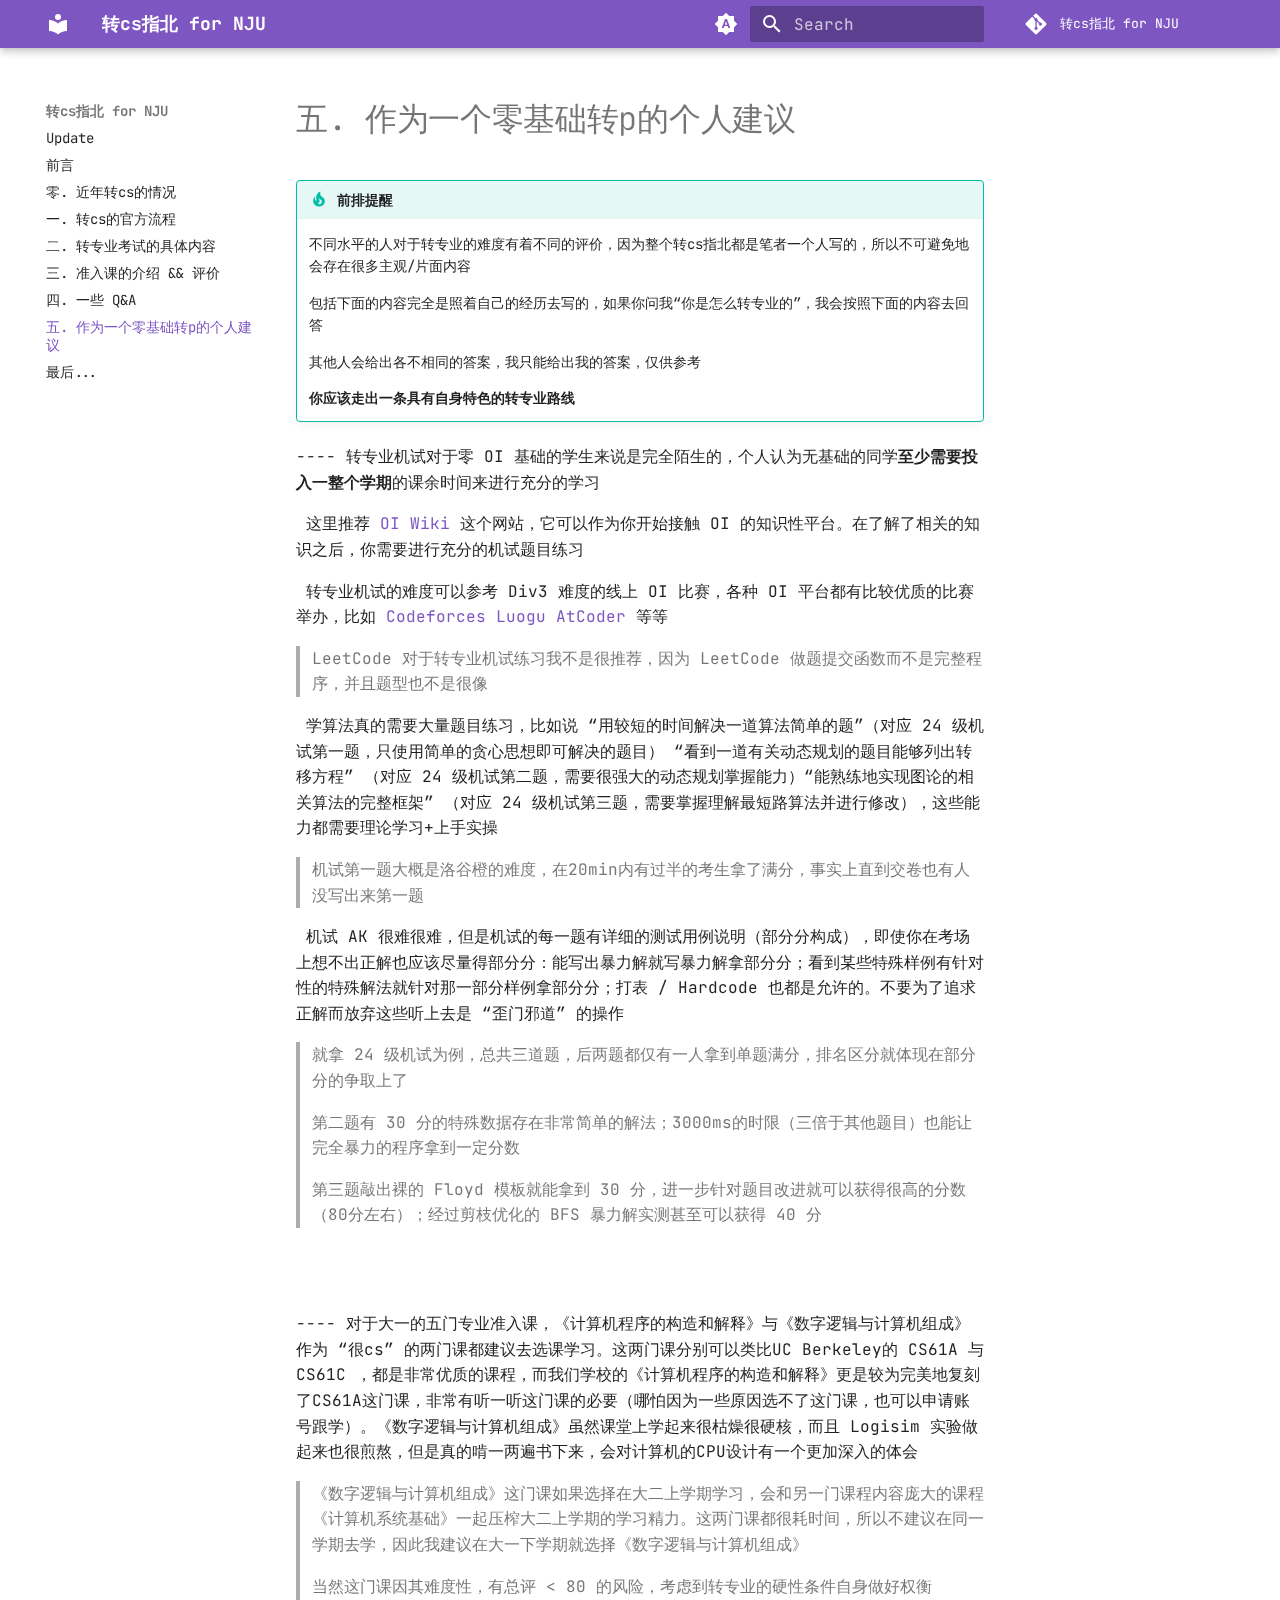
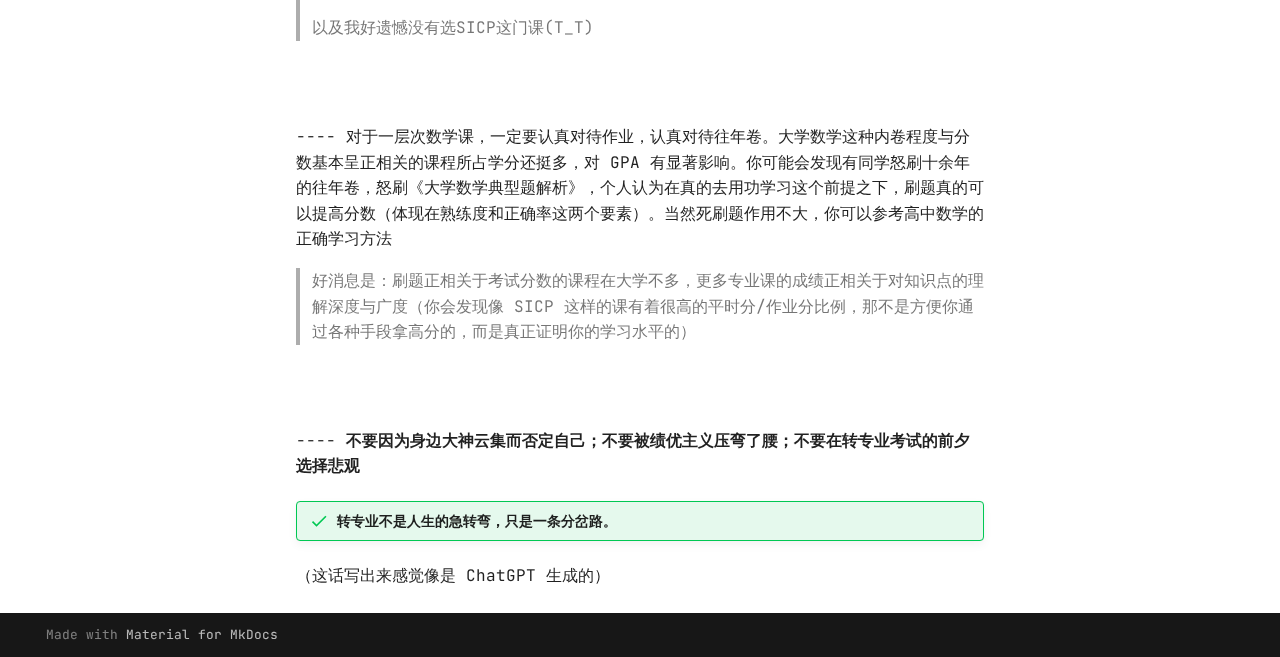
<file: Part5/index.html>
<!doctype html>
<html lang="en" class="no-js">
  <head>
    
      <meta charset="utf-8">
      <meta name="viewport" content="width=device-width,initial-scale=1">
      
      
      
      
        <link rel="prev" href="../Part4/">
      
      
        <link rel="next" href="../Part6/">
      
      
        
      
      
      <link rel="icon" href="../assets/images/favicon.png">
      <meta name="generator" content="mkdocs-1.6.1, mkdocs-material-9.7.0">
    
    
      
        <title>五. 作为一个零基础转p的个人建议 - 转cs指北 for NJU</title>
      
    
    
      <link rel="stylesheet" href="../assets/stylesheets/main.618322db.min.css">
      
        
        <link rel="stylesheet" href="../assets/stylesheets/palette.ab4e12ef.min.css">
      
      


    
    
      
    
    
      
        
        
        <link rel="preconnect" href="https://fonts.gstatic.com" crossorigin>
        <link rel="stylesheet" href="https://fonts.googleapis.com/css?family=Roboto:300,300i,400,400i,700,700i%7CRoboto+Mono:400,400i,700,700i&display=fallback">
        <style>:root{--md-text-font:"Roboto";--md-code-font:"Roboto Mono"}</style>
      
    
    
      <link rel="stylesheet" href="../stylesheets/extra.css">
    
      <link rel="stylesheet" href="https://fonts.loli.net/css?family=JetBrains Mono:400,500,600,700&display=swap">
    
      <link rel="stylesheet" href="https://cdn.staticfile.org/lxgw-wenkai-webfont/1.6.0/lxgwwenkai-regular.css">
    
      <link rel="stylesheet" href="https://cdn.staticfile.org/lxgw-wenkai-webfont/1.6.0/lxgwwenkaimono-bold.css">
    
    <script>__md_scope=new URL("..",location),__md_hash=e=>[...e].reduce(((e,_)=>(e<<5)-e+_.charCodeAt(0)),0),__md_get=(e,_=localStorage,t=__md_scope)=>JSON.parse(_.getItem(t.pathname+"."+e)),__md_set=(e,_,t=localStorage,a=__md_scope)=>{try{t.setItem(a.pathname+"."+e,JSON.stringify(_))}catch(e){}}</script>
    
      

    
    
  </head>
  
  
    
    
      
    
    
    
    
    <body dir="ltr" data-md-color-scheme="default" data-md-color-primary="indigo" data-md-color-accent="indigo">
  
    
    <input class="md-toggle" data-md-toggle="drawer" type="checkbox" id="__drawer" autocomplete="off">
    <input class="md-toggle" data-md-toggle="search" type="checkbox" id="__search" autocomplete="off">
    <label class="md-overlay" for="__drawer"></label>
    <div data-md-component="skip">
      
        
        <a href="#p" class="md-skip">
          Skip to content
        </a>
      
    </div>
    <div data-md-component="announce">
      
    </div>
    
    
      

  

<header class="md-header md-header--shadow" data-md-component="header">
  <nav class="md-header__inner md-grid" aria-label="Header">
    <a href=".." title="转cs指北 for NJU" class="md-header__button md-logo" aria-label="转cs指北 for NJU" data-md-component="logo">
      
  
  <svg xmlns="http://www.w3.org/2000/svg" viewBox="0 0 24 24"><path d="M12 8a3 3 0 0 0 3-3 3 3 0 0 0-3-3 3 3 0 0 0-3 3 3 3 0 0 0 3 3m0 3.54C9.64 9.35 6.5 8 3 8v11c3.5 0 6.64 1.35 9 3.54 2.36-2.19 5.5-3.54 9-3.54V8c-3.5 0-6.64 1.35-9 3.54"/></svg>

    </a>
    <label class="md-header__button md-icon" for="__drawer">
      
      <svg xmlns="http://www.w3.org/2000/svg" viewBox="0 0 24 24"><path d="M3 6h18v2H3zm0 5h18v2H3zm0 5h18v2H3z"/></svg>
    </label>
    <div class="md-header__title" data-md-component="header-title">
      <div class="md-header__ellipsis">
        <div class="md-header__topic">
          <span class="md-ellipsis">
            转cs指北 for NJU
          </span>
        </div>
        <div class="md-header__topic" data-md-component="header-topic">
          <span class="md-ellipsis">
            
              五. 作为一个零基础转p的个人建议
            
          </span>
        </div>
      </div>
    </div>
    
      
        <form class="md-header__option" data-md-component="palette">
  
    
    
    
    <input class="md-option" data-md-color-media="(prefers-color-scheme)" data-md-color-scheme="default" data-md-color-primary="indigo" data-md-color-accent="indigo"  aria-label="Switch to light mode"  type="radio" name="__palette" id="__palette_0">
    
      <label class="md-header__button md-icon" title="Switch to light mode" for="__palette_1" hidden>
        <svg xmlns="http://www.w3.org/2000/svg" viewBox="0 0 24 24"><path d="m14.3 16-.7-2h-3.2l-.7 2H7.8L11 7h2l3.2 9zM20 8.69V4h-4.69L12 .69 8.69 4H4v4.69L.69 12 4 15.31V20h4.69L12 23.31 15.31 20H20v-4.69L23.31 12zm-9.15 3.96h2.3L12 9z"/></svg>
      </label>
    
  
    
    
    
    <input class="md-option" data-md-color-media="(prefers-color-scheme: light)" data-md-color-scheme="default" data-md-color-primary="deep-purple" data-md-color-accent="purple"  aria-label="Switch to dark mode"  type="radio" name="__palette" id="__palette_1">
    
      <label class="md-header__button md-icon" title="Switch to dark mode" for="__palette_2" hidden>
        <svg xmlns="http://www.w3.org/2000/svg" viewBox="0 0 24 24"><path d="M12 8a4 4 0 0 0-4 4 4 4 0 0 0 4 4 4 4 0 0 0 4-4 4 4 0 0 0-4-4m0 10a6 6 0 0 1-6-6 6 6 0 0 1 6-6 6 6 0 0 1 6 6 6 6 0 0 1-6 6m8-9.31V4h-4.69L12 .69 8.69 4H4v4.69L.69 12 4 15.31V20h4.69L12 23.31 15.31 20H20v-4.69L23.31 12z"/></svg>
      </label>
    
  
    
    
    
    <input class="md-option" data-md-color-media="(prefers-color-scheme: dark)" data-md-color-scheme="slate" data-md-color-primary="black" data-md-color-accent="deep-purple"  aria-label="Switch to system preference"  type="radio" name="__palette" id="__palette_2">
    
      <label class="md-header__button md-icon" title="Switch to system preference" for="__palette_0" hidden>
        <svg xmlns="http://www.w3.org/2000/svg" viewBox="0 0 24 24"><path d="M12 18c-.89 0-1.74-.2-2.5-.55C11.56 16.5 13 14.42 13 12s-1.44-4.5-3.5-5.45C10.26 6.2 11.11 6 12 6a6 6 0 0 1 6 6 6 6 0 0 1-6 6m8-9.31V4h-4.69L12 .69 8.69 4H4v4.69L.69 12 4 15.31V20h4.69L12 23.31 15.31 20H20v-4.69L23.31 12z"/></svg>
      </label>
    
  
</form>
      
    
    
      <script>var palette=__md_get("__palette");if(palette&&palette.color){if("(prefers-color-scheme)"===palette.color.media){var media=matchMedia("(prefers-color-scheme: light)"),input=document.querySelector(media.matches?"[data-md-color-media='(prefers-color-scheme: light)']":"[data-md-color-media='(prefers-color-scheme: dark)']");palette.color.media=input.getAttribute("data-md-color-media"),palette.color.scheme=input.getAttribute("data-md-color-scheme"),palette.color.primary=input.getAttribute("data-md-color-primary"),palette.color.accent=input.getAttribute("data-md-color-accent")}for(var[key,value]of Object.entries(palette.color))document.body.setAttribute("data-md-color-"+key,value)}</script>
    
    
    
      
      
        <label class="md-header__button md-icon" for="__search">
          
          <svg xmlns="http://www.w3.org/2000/svg" viewBox="0 0 24 24"><path d="M9.5 3A6.5 6.5 0 0 1 16 9.5c0 1.61-.59 3.09-1.56 4.23l.27.27h.79l5 5-1.5 1.5-5-5v-.79l-.27-.27A6.52 6.52 0 0 1 9.5 16 6.5 6.5 0 0 1 3 9.5 6.5 6.5 0 0 1 9.5 3m0 2C7 5 5 7 5 9.5S7 14 9.5 14 14 12 14 9.5 12 5 9.5 5"/></svg>
        </label>
        <div class="md-search" data-md-component="search" role="dialog">
  <label class="md-search__overlay" for="__search"></label>
  <div class="md-search__inner" role="search">
    <form class="md-search__form" name="search">
      <input type="text" class="md-search__input" name="query" aria-label="Search" placeholder="Search" autocapitalize="off" autocorrect="off" autocomplete="off" spellcheck="false" data-md-component="search-query" required>
      <label class="md-search__icon md-icon" for="__search">
        
        <svg xmlns="http://www.w3.org/2000/svg" viewBox="0 0 24 24"><path d="M9.5 3A6.5 6.5 0 0 1 16 9.5c0 1.61-.59 3.09-1.56 4.23l.27.27h.79l5 5-1.5 1.5-5-5v-.79l-.27-.27A6.52 6.52 0 0 1 9.5 16 6.5 6.5 0 0 1 3 9.5 6.5 6.5 0 0 1 9.5 3m0 2C7 5 5 7 5 9.5S7 14 9.5 14 14 12 14 9.5 12 5 9.5 5"/></svg>
        
        <svg xmlns="http://www.w3.org/2000/svg" viewBox="0 0 24 24"><path d="M20 11v2H8l5.5 5.5-1.42 1.42L4.16 12l7.92-7.92L13.5 5.5 8 11z"/></svg>
      </label>
      <nav class="md-search__options" aria-label="Search">
        
        <button type="reset" class="md-search__icon md-icon" title="Clear" aria-label="Clear" tabindex="-1">
          
          <svg xmlns="http://www.w3.org/2000/svg" viewBox="0 0 24 24"><path d="M19 6.41 17.59 5 12 10.59 6.41 5 5 6.41 10.59 12 5 17.59 6.41 19 12 13.41 17.59 19 19 17.59 13.41 12z"/></svg>
        </button>
      </nav>
      
    </form>
    <div class="md-search__output">
      <div class="md-search__scrollwrap" tabindex="0" data-md-scrollfix>
        <div class="md-search-result" data-md-component="search-result">
          <div class="md-search-result__meta">
            Initializing search
          </div>
          <ol class="md-search-result__list" role="presentation"></ol>
        </div>
      </div>
    </div>
  </div>
</div>
      
    
    
      <div class="md-header__source">
        <a href="https://github.com/Nopthon/How-to-switch-to-a-CS-major-at-NJU" title="Go to repository" class="md-source" data-md-component="source">
  <div class="md-source__icon md-icon">
    
    <svg xmlns="http://www.w3.org/2000/svg" viewBox="0 0 448 512"><!--! Font Awesome Free 7.1.0 by @fontawesome - https://fontawesome.com License - https://fontawesome.com/license/free (Icons: CC BY 4.0, Fonts: SIL OFL 1.1, Code: MIT License) Copyright 2025 Fonticons, Inc.--><path d="M439.6 236.1 244 40.5c-5.4-5.5-12.8-8.5-20.4-8.5s-15 3-20.4 8.4L162.5 81l51.5 51.5c27.1-9.1 52.7 16.8 43.4 43.7l49.7 49.7c34.2-11.8 61.2 31 35.5 56.7-26.5 26.5-70.2-2.9-56-37.3L240.3 199v121.9c25.3 12.5 22.3 41.8 9.1 55-6.4 6.4-15.2 10.1-24.3 10.1s-17.8-3.6-24.3-10.1c-17.6-17.6-11.1-46.9 11.2-56v-123c-20.8-8.5-24.6-30.7-18.6-45L142.6 101 8.5 235.1C3 240.6 0 247.9 0 255.5s3 15 8.5 20.4l195.6 195.7c5.4 5.4 12.7 8.4 20.4 8.4s15-3 20.4-8.4l194.7-194.7c5.4-5.4 8.4-12.8 8.4-20.4s-3-15-8.4-20.4"/></svg>
  </div>
  <div class="md-source__repository">
    转cs指北 for NJU
  </div>
</a>
      </div>
    
  </nav>
  
</header>
    
    <div class="md-container" data-md-component="container">
      
      
        
          
        
      
      <main class="md-main" data-md-component="main">
        <div class="md-main__inner md-grid">
          
            
              
              <div class="md-sidebar md-sidebar--primary" data-md-component="sidebar" data-md-type="navigation" >
                <div class="md-sidebar__scrollwrap">
                  <div class="md-sidebar__inner">
                    



<nav class="md-nav md-nav--primary" aria-label="Navigation" data-md-level="0">
  <label class="md-nav__title" for="__drawer">
    <a href=".." title="转cs指北 for NJU" class="md-nav__button md-logo" aria-label="转cs指北 for NJU" data-md-component="logo">
      
  
  <svg xmlns="http://www.w3.org/2000/svg" viewBox="0 0 24 24"><path d="M12 8a3 3 0 0 0 3-3 3 3 0 0 0-3-3 3 3 0 0 0-3 3 3 3 0 0 0 3 3m0 3.54C9.64 9.35 6.5 8 3 8v11c3.5 0 6.64 1.35 9 3.54 2.36-2.19 5.5-3.54 9-3.54V8c-3.5 0-6.64 1.35-9 3.54"/></svg>

    </a>
    转cs指北 for NJU
  </label>
  
    <div class="md-nav__source">
      <a href="https://github.com/Nopthon/How-to-switch-to-a-CS-major-at-NJU" title="Go to repository" class="md-source" data-md-component="source">
  <div class="md-source__icon md-icon">
    
    <svg xmlns="http://www.w3.org/2000/svg" viewBox="0 0 448 512"><!--! Font Awesome Free 7.1.0 by @fontawesome - https://fontawesome.com License - https://fontawesome.com/license/free (Icons: CC BY 4.0, Fonts: SIL OFL 1.1, Code: MIT License) Copyright 2025 Fonticons, Inc.--><path d="M439.6 236.1 244 40.5c-5.4-5.5-12.8-8.5-20.4-8.5s-15 3-20.4 8.4L162.5 81l51.5 51.5c27.1-9.1 52.7 16.8 43.4 43.7l49.7 49.7c34.2-11.8 61.2 31 35.5 56.7-26.5 26.5-70.2-2.9-56-37.3L240.3 199v121.9c25.3 12.5 22.3 41.8 9.1 55-6.4 6.4-15.2 10.1-24.3 10.1s-17.8-3.6-24.3-10.1c-17.6-17.6-11.1-46.9 11.2-56v-123c-20.8-8.5-24.6-30.7-18.6-45L142.6 101 8.5 235.1C3 240.6 0 247.9 0 255.5s3 15 8.5 20.4l195.6 195.7c5.4 5.4 12.7 8.4 20.4 8.4s15-3 20.4-8.4l194.7-194.7c5.4-5.4 8.4-12.8 8.4-20.4s-3-15-8.4-20.4"/></svg>
  </div>
  <div class="md-source__repository">
    转cs指北 for NJU
  </div>
</a>
    </div>
  
  <ul class="md-nav__list" data-md-scrollfix>
    
      
      
  
  
  
  
    <li class="md-nav__item">
      <a href="../update/" class="md-nav__link">
        
  
  
  <span class="md-ellipsis">
    
  
    Update
  

    
  </span>
  
  

      </a>
    </li>
  

    
      
      
  
  
  
  
    <li class="md-nav__item">
      <a href=".." class="md-nav__link">
        
  
  
  <span class="md-ellipsis">
    
  
    前言
  

    
  </span>
  
  

      </a>
    </li>
  

    
      
      
  
  
  
  
    <li class="md-nav__item">
      <a href="../Part0/" class="md-nav__link">
        
  
  
  <span class="md-ellipsis">
    
  
    零. 近年转cs的情况
  

    
  </span>
  
  

      </a>
    </li>
  

    
      
      
  
  
  
  
    <li class="md-nav__item">
      <a href="../Part1/" class="md-nav__link">
        
  
  
  <span class="md-ellipsis">
    
  
    一. 转cs的官方流程
  

    
  </span>
  
  

      </a>
    </li>
  

    
      
      
  
  
  
  
    <li class="md-nav__item">
      <a href="../Part2/" class="md-nav__link">
        
  
  
  <span class="md-ellipsis">
    
  
    二. 转专业考试的具体内容
  

    
  </span>
  
  

      </a>
    </li>
  

    
      
      
  
  
  
  
    <li class="md-nav__item">
      <a href="../Part3/" class="md-nav__link">
        
  
  
  <span class="md-ellipsis">
    
  
    三. 准入课的介绍 && 评价
  

    
  </span>
  
  

      </a>
    </li>
  

    
      
      
  
  
  
  
    <li class="md-nav__item">
      <a href="../Part4/" class="md-nav__link">
        
  
  
  <span class="md-ellipsis">
    
  
    四. 一些 Q&A
  

    
  </span>
  
  

      </a>
    </li>
  

    
      
      
  
  
    
  
  
  
    <li class="md-nav__item md-nav__item--active">
      
      <input class="md-nav__toggle md-toggle" type="checkbox" id="__toc">
      
      
        
      
      
      <a href="./" class="md-nav__link md-nav__link--active">
        
  
  
  <span class="md-ellipsis">
    
  
    五. 作为一个零基础转p的个人建议
  

    
  </span>
  
  

      </a>
      
    </li>
  

    
      
      
  
  
  
  
    <li class="md-nav__item">
      <a href="../Part6/" class="md-nav__link">
        
  
  
  <span class="md-ellipsis">
    
  
    最后...
  

    
  </span>
  
  

      </a>
    </li>
  

    
  </ul>
</nav>
                  </div>
                </div>
              </div>
            
            
              
              <div class="md-sidebar md-sidebar--secondary" data-md-component="sidebar" data-md-type="toc" >
                <div class="md-sidebar__scrollwrap">
                  <div class="md-sidebar__inner">
                    

<nav class="md-nav md-nav--secondary" aria-label="Table of contents">
  
  
  
    
  
  
</nav>
                  </div>
                </div>
              </div>
            
          
          
            <div class="md-content" data-md-component="content">
              
              <article class="md-content__inner md-typeset">
                
                  


  
  


<h1 id="p">五. 作为一个零基础转p的个人建议</h1>
<div class="admonition tip">
<p class="admonition-title">前排提醒</p>
<p>不同水平的人对于转专业的难度有着不同的评价，因为整个转cs指北都是笔者一个人写的，所以不可避免地会存在很多主观/片面内容</p>
<p>包括下面的内容完全是照着自己的经历去写的，如果你问我“你是怎么转专业的”，我会按照下面的内容去回答</p>
<p>其他人会给出各不相同的答案，我只能给出我的答案，仅供参考</p>
<p><strong>你应该走出一条具有自身特色的转专业路线</strong></p>
</div>
<p>---- 转专业机试对于零 OI 基础的学生来说是完全陌生的，个人认为无基础的同学<strong>至少需要投入一整个学期</strong>的课余时间来进行充分的学习</p>
<p>​    这里推荐 <a href="https://oi-wiki.org/">OI Wiki</a> 这个网站，它可以作为你开始接触 OI 的知识性平台。在了解了相关的知识之后，你需要进行充分的机试题目练习</p>
<p>​    转专业机试的难度可以参考 Div3 难度的线上 OI 比赛，各种 OI 平台都有比较优质的比赛举办，比如 <a href="https://codeforces.com/">Codeforces</a> <a href="https://www.luogu.com.cn/">Luogu</a> <a href="https://atcoder.jp/">AtCoder</a> 等等</p>
<blockquote>
<p>LeetCode 对于转专业机试练习我不是很推荐，因为 LeetCode 做题提交函数而不是完整程序，并且题型也不是很像</p>
</blockquote>
<p>​    学算法真的需要大量题目练习，比如说 “用较短的时间解决一道算法简单的题”（对应 24 级机试第一题，只使用简单的贪心思想即可解决的题目） “看到一道有关动态规划的题目能够列出转移方程” （对应 24 级机试第二题，需要很强大的动态规划掌握能力）“能熟练地实现图论的相关算法的完整框架” （对应 24 级机试第三题，需要掌握理解最短路算法并进行修改），这些能力都需要理论学习+上手实操</p>
<blockquote>
<p>机试第一题大概是洛谷橙的难度，在20min内有过半的考生拿了满分，事实上直到交卷也有人没写出来第一题</p>
</blockquote>
<p>​    机试 AK 很难很难，但是机试的每一题有详细的测试用例说明（部分分构成），即使你在考场上想不出正解也应该尽量得部分分：能写出暴力解就写暴力解拿部分分；看到某些特殊样例有针对性的特殊解法就针对那一部分样例拿部分分；打表 / Hardcode 也都是允许的。不要为了追求正解而放弃这些听上去是 “歪门邪道” 的操作</p>
<blockquote>
<p>就拿 24 级机试为例，总共三道题，后两题都仅有一人拿到单题满分，排名区分就体现在部分分的争取上了</p>
<p>第二题有 30 分的特殊数据存在非常简单的解法；3000ms的时限（三倍于其他题目）也能让完全暴力的程序拿到一定分数</p>
<p>第三题敲出裸的 Floyd 模板就能拿到 30 分，进一步针对题目改进就可以获得很高的分数（80分左右）；经过剪枝优化的 BFS 暴力解实测甚至可以获得 40 分</p>
</blockquote>
<p><br><br></p>
<p>---- 对于大一的五门专业准入课，《计算机程序的构造和解释》与《数字逻辑与计算机组成》作为 “很cs” 的两门课都建议去选课学习。这两门课分别可以类比UC Berkeley的 CS61A 与 CS61C ，都是非常优质的课程，而我们学校的《计算机程序的构造和解释》更是较为完美地复刻了CS61A这门课，非常有听一听这门课的必要（哪怕因为一些原因选不了这门课，也可以申请账号跟学）。《数字逻辑与计算机组成》虽然课堂上学起来很枯燥很硬核，而且 Logisim 实验做起来也很煎熬，但是真的啃一两遍书下来，会对计算机的CPU设计有一个更加深入的体会</p>
<blockquote>
<p>《数字逻辑与计算机组成》这门课如果选择在大二上学期学习，会和另一门课程内容庞大的课程《计算机系统基础》一起压榨大二上学期的学习精力。这两门课都很耗时间，所以不建议在同一学期去学，因此我建议在大一下学期就选择《数字逻辑与计算机组成》</p>
<p>当然这门课因其难度性，有总评 &lt; 80 的风险，考虑到转专业的硬性条件自身做好权衡</p>
<p>以及我好遗憾没有选SICP这门课(T_T)</p>
</blockquote>
<p><br><br></p>
<p>---- 对于一层次数学课，一定要认真对待作业，认真对待往年卷。大学数学这种内卷程度与分数基本呈正相关的课程所占学分还挺多，对 GPA 有显著影响。你可能会发现有同学怒刷十余年的往年卷，怒刷《大学数学典型题解析》，个人认为在真的去用功学习这个前提之下，刷题真的可以提高分数（体现在熟练度和正确率这两个要素）。当然死刷题作用不大，你可以参考高中数学的正确学习方法</p>
<blockquote>
<p>好消息是：刷题正相关于考试分数的课程在大学不多，更多专业课的成绩正相关于对知识点的理解深度与广度（你会发现像 SICP 这样的课有着很高的平时分/作业分比例，那不是方便你通过各种手段拿高分的，而是真正证明你的学习水平的）</p>
</blockquote>
<p><br><br></p>
<p>---- <strong>不要因为身边大神云集而否定自己；不要被绩优主义压弯了腰；不要在转专业考试的前夕选择悲观</strong></p>
<div class="admonition success">
<p class="admonition-title">转专业不是人生的急转弯，只是一条分岔路。</p>
</div>
<p>（这话写出来感觉像是 ChatGPT 生成的）</p>












                
              </article>
            </div>
          
          
<script>var target=document.getElementById(location.hash.slice(1));target&&target.name&&(target.checked=target.name.startsWith("__tabbed_"))</script>
        </div>
        
      </main>
      
        <footer class="md-footer">
  
  <div class="md-footer-meta md-typeset">
    <div class="md-footer-meta__inner md-grid">
      <div class="md-copyright">
  
  
    Made with
    <a href="https://squidfunk.github.io/mkdocs-material/" target="_blank" rel="noopener">
      Material for MkDocs
    </a>
  
</div>
      
    </div>
  </div>
</footer>
      
    </div>
    <div class="md-dialog" data-md-component="dialog">
      <div class="md-dialog__inner md-typeset"></div>
    </div>
    
    
    
      
      
      <script id="__config" type="application/json">{"annotate": null, "base": "..", "features": [], "search": "../assets/javascripts/workers/search.7a47a382.min.js", "tags": null, "translations": {"clipboard.copied": "Copied to clipboard", "clipboard.copy": "Copy to clipboard", "search.result.more.one": "1 more on this page", "search.result.more.other": "# more on this page", "search.result.none": "No matching documents", "search.result.one": "1 matching document", "search.result.other": "# matching documents", "search.result.placeholder": "Type to start searching", "search.result.term.missing": "Missing", "select.version": "Select version"}, "version": null}</script>
    
    
      <script src="../assets/javascripts/bundle.e71a0d61.min.js"></script>
      
    
  </body>
</html>
</file>
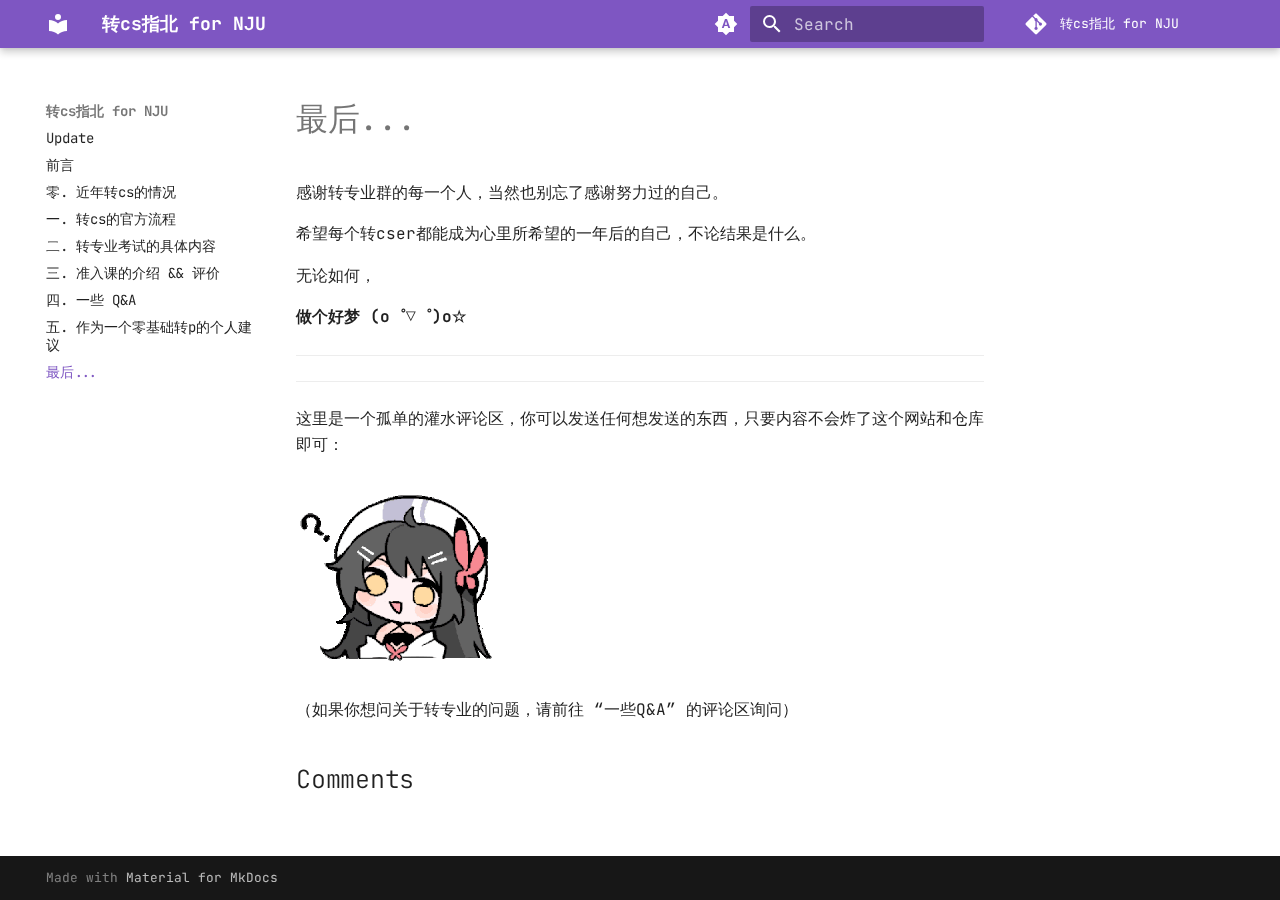
<file: Part6/index.html>
<!DOCTYPE html><html lang="en" class="no-js"><head>
    
      <meta charset="utf-8">
      <meta name="viewport" content="width=device-width,initial-scale=1">
      
      
      
      
        <link rel="prev" href="../Part5/">
      
      
      
        
      
      
      <link rel="icon" href="../assets/images/favicon.png">
      <meta name="generator" content="mkdocs-ProperDocs 1.6.7, mkdocs-material-9.7.0">
    
    
      
        <title>最后... - 转cs指北 for NJU</title>
      
    
    
      <link rel="stylesheet" href="../assets/stylesheets/main.618322db.min.css">
      
        
        <link rel="stylesheet" href="../assets/stylesheets/palette.ab4e12ef.min.css">
      
      


    
    
      
    
    
      
        
        
        <link rel="preconnect" href="https://fonts.gstatic.com" crossorigin>
        <link rel="stylesheet" href="https://fonts.googleapis.com/css?family=Roboto:300,300i,400,400i,700,700i%7CRoboto+Mono:400,400i,700,700i&amp;display=fallback">
        <style>:root{--md-text-font:"Roboto";--md-code-font:"Roboto Mono"}</style>
      
    
    
      <link rel="stylesheet" href="../stylesheets/extra.css">
    
      <link rel="stylesheet" href="https://fonts.loli.net/css?family=JetBrains Mono:400,500,600,700&amp;display=swap">
    
      <link rel="stylesheet" href="https://cdn.staticfile.org/lxgw-wenkai-webfont/1.6.0/lxgwwenkai-regular.css">
    
      <link rel="stylesheet" href="https://cdn.staticfile.org/lxgw-wenkai-webfont/1.6.0/lxgwwenkaimono-bold.css">
    
    <script>__md_scope=new URL("..",location),__md_hash=e=>[...e].reduce(((e,_)=>(e<<5)-e+_.charCodeAt(0)),0),__md_get=(e,_=localStorage,t=__md_scope)=>JSON.parse(_.getItem(t.pathname+"."+e)),__md_set=(e,_,t=localStorage,a=__md_scope)=>{try{t.setItem(a.pathname+"."+e,JSON.stringify(_))}catch(e){}}</script>
    
      

    
    
  <link href="../assets/stylesheets/glightbox.min.css" rel="stylesheet"><script src="../assets/javascripts/glightbox.min.js"></script><style id="glightbox-style">
            html.glightbox-open { overflow: initial; height: 100%; }
            .gslide-title { margin-top: 0px; user-select: text; }
            .gslide-desc { color: #666; user-select: text; }
            .gslide-image img { background: white; }
            .gscrollbar-fixer { padding-right: 15px; }
            .gdesc-inner { font-size: 0.75rem; }
            body[data-md-color-scheme="slate"] .gdesc-inner { background: var(--md-default-bg-color); }
            body[data-md-color-scheme="slate"] .gslide-title { color: var(--md-default-fg-color); }
            body[data-md-color-scheme="slate"] .gslide-desc { color: var(--md-default-fg-color); }
        </style></head>
  
  
    
    
      
    
    
    
    
    <body dir="ltr" data-md-color-scheme="default" data-md-color-primary="indigo" data-md-color-accent="indigo">
  
    
    <input class="md-toggle" data-md-toggle="drawer" type="checkbox" id="__drawer" autocomplete="off">
    <input class="md-toggle" data-md-toggle="search" type="checkbox" id="__search" autocomplete="off">
    <label class="md-overlay" for="__drawer"></label>
    <div data-md-component="skip">
      
        
        <a href="#_1" class="md-skip">
          Skip to content
        </a>
      
    </div>
    <div data-md-component="announce">
      
    </div>
    
    
      

  

<header class="md-header md-header--shadow" data-md-component="header">
  <nav class="md-header__inner md-grid" aria-label="Header">
    <a href=".." title="转cs指北 for NJU" class="md-header__button md-logo" aria-label="转cs指北 for NJU" data-md-component="logo">
      
  
  <svg xmlns="http://www.w3.org/2000/svg" viewBox="0 0 24 24"><path d="M12 8a3 3 0 0 0 3-3 3 3 0 0 0-3-3 3 3 0 0 0-3 3 3 3 0 0 0 3 3m0 3.54C9.64 9.35 6.5 8 3 8v11c3.5 0 6.64 1.35 9 3.54 2.36-2.19 5.5-3.54 9-3.54V8c-3.5 0-6.64 1.35-9 3.54"></path></svg>

    </a>
    <label class="md-header__button md-icon" for="__drawer">
      
      <svg xmlns="http://www.w3.org/2000/svg" viewBox="0 0 24 24"><path d="M3 6h18v2H3zm0 5h18v2H3zm0 5h18v2H3z"></path></svg>
    </label>
    <div class="md-header__title" data-md-component="header-title">
      <div class="md-header__ellipsis">
        <div class="md-header__topic">
          <span class="md-ellipsis">
            转cs指北 for NJU
          </span>
        </div>
        <div class="md-header__topic" data-md-component="header-topic">
          <span class="md-ellipsis">
            
              最后...
            
          </span>
        </div>
      </div>
    </div>
    
      
        <form class="md-header__option" data-md-component="palette">
  
    
    
    
    <input class="md-option" data-md-color-media="(prefers-color-scheme)" data-md-color-scheme="default" data-md-color-primary="indigo" data-md-color-accent="indigo" aria-label="Switch to light mode" type="radio" name="__palette" id="__palette_0">
    
      <label class="md-header__button md-icon" title="Switch to light mode" for="__palette_1" hidden>
        <svg xmlns="http://www.w3.org/2000/svg" viewBox="0 0 24 24"><path d="m14.3 16-.7-2h-3.2l-.7 2H7.8L11 7h2l3.2 9zM20 8.69V4h-4.69L12 .69 8.69 4H4v4.69L.69 12 4 15.31V20h4.69L12 23.31 15.31 20H20v-4.69L23.31 12zm-9.15 3.96h2.3L12 9z"></path></svg>
      </label>
    
  
    
    
    
    <input class="md-option" data-md-color-media="(prefers-color-scheme: light)" data-md-color-scheme="default" data-md-color-primary="deep-purple" data-md-color-accent="purple" aria-label="Switch to dark mode" type="radio" name="__palette" id="__palette_1">
    
      <label class="md-header__button md-icon" title="Switch to dark mode" for="__palette_2" hidden>
        <svg xmlns="http://www.w3.org/2000/svg" viewBox="0 0 24 24"><path d="M12 8a4 4 0 0 0-4 4 4 4 0 0 0 4 4 4 4 0 0 0 4-4 4 4 0 0 0-4-4m0 10a6 6 0 0 1-6-6 6 6 0 0 1 6-6 6 6 0 0 1 6 6 6 6 0 0 1-6 6m8-9.31V4h-4.69L12 .69 8.69 4H4v4.69L.69 12 4 15.31V20h4.69L12 23.31 15.31 20H20v-4.69L23.31 12z"></path></svg>
      </label>
    
  
    
    
    
    <input class="md-option" data-md-color-media="(prefers-color-scheme: dark)" data-md-color-scheme="slate" data-md-color-primary="black" data-md-color-accent="deep-purple" aria-label="Switch to system preference" type="radio" name="__palette" id="__palette_2">
    
      <label class="md-header__button md-icon" title="Switch to system preference" for="__palette_0" hidden>
        <svg xmlns="http://www.w3.org/2000/svg" viewBox="0 0 24 24"><path d="M12 18c-.89 0-1.74-.2-2.5-.55C11.56 16.5 13 14.42 13 12s-1.44-4.5-3.5-5.45C10.26 6.2 11.11 6 12 6a6 6 0 0 1 6 6 6 6 0 0 1-6 6m8-9.31V4h-4.69L12 .69 8.69 4H4v4.69L.69 12 4 15.31V20h4.69L12 23.31 15.31 20H20v-4.69L23.31 12z"></path></svg>
      </label>
    
  
</form>
      
    
    
      <script>var palette=__md_get("__palette");if(palette&&palette.color){if("(prefers-color-scheme)"===palette.color.media){var media=matchMedia("(prefers-color-scheme: light)"),input=document.querySelector(media.matches?"[data-md-color-media='(prefers-color-scheme: light)']":"[data-md-color-media='(prefers-color-scheme: dark)']");palette.color.media=input.getAttribute("data-md-color-media"),palette.color.scheme=input.getAttribute("data-md-color-scheme"),palette.color.primary=input.getAttribute("data-md-color-primary"),palette.color.accent=input.getAttribute("data-md-color-accent")}for(var[key,value]of Object.entries(palette.color))document.body.setAttribute("data-md-color-"+key,value)}</script>
    
    
    
      
      
        <label class="md-header__button md-icon" for="__search">
          
          <svg xmlns="http://www.w3.org/2000/svg" viewBox="0 0 24 24"><path d="M9.5 3A6.5 6.5 0 0 1 16 9.5c0 1.61-.59 3.09-1.56 4.23l.27.27h.79l5 5-1.5 1.5-5-5v-.79l-.27-.27A6.52 6.52 0 0 1 9.5 16 6.5 6.5 0 0 1 3 9.5 6.5 6.5 0 0 1 9.5 3m0 2C7 5 5 7 5 9.5S7 14 9.5 14 14 12 14 9.5 12 5 9.5 5"></path></svg>
        </label>
        <div class="md-search" data-md-component="search" role="dialog">
  <label class="md-search__overlay" for="__search"></label>
  <div class="md-search__inner" role="search">
    <form class="md-search__form" name="search">
      <input type="text" class="md-search__input" name="query" aria-label="Search" placeholder="Search" autocapitalize="off" autocorrect="off" autocomplete="off" spellcheck="false" data-md-component="search-query" required>
      <label class="md-search__icon md-icon" for="__search">
        
        <svg xmlns="http://www.w3.org/2000/svg" viewBox="0 0 24 24"><path d="M9.5 3A6.5 6.5 0 0 1 16 9.5c0 1.61-.59 3.09-1.56 4.23l.27.27h.79l5 5-1.5 1.5-5-5v-.79l-.27-.27A6.52 6.52 0 0 1 9.5 16 6.5 6.5 0 0 1 3 9.5 6.5 6.5 0 0 1 9.5 3m0 2C7 5 5 7 5 9.5S7 14 9.5 14 14 12 14 9.5 12 5 9.5 5"></path></svg>
        
        <svg xmlns="http://www.w3.org/2000/svg" viewBox="0 0 24 24"><path d="M20 11v2H8l5.5 5.5-1.42 1.42L4.16 12l7.92-7.92L13.5 5.5 8 11z"></path></svg>
      </label>
      <nav class="md-search__options" aria-label="Search">
        
        <button type="reset" class="md-search__icon md-icon" title="Clear" aria-label="Clear" tabindex="-1">
          
          <svg xmlns="http://www.w3.org/2000/svg" viewBox="0 0 24 24"><path d="M19 6.41 17.59 5 12 10.59 6.41 5 5 6.41 10.59 12 5 17.59 6.41 19 12 13.41 17.59 19 19 17.59 13.41 12z"></path></svg>
        </button>
      </nav>
      
    </form>
    <div class="md-search__output">
      <div class="md-search__scrollwrap" tabindex="0" data-md-scrollfix>
        <div class="md-search-result" data-md-component="search-result">
          <div class="md-search-result__meta">
            Initializing search
          </div>
          <ol class="md-search-result__list" role="presentation"></ol>
        </div>
      </div>
    </div>
  </div>
</div>
      
    
    
      <div class="md-header__source">
        <a href="https://github.com/Nopthon/How-to-switch-to-a-CS-major-at-NJU" title="Go to repository" class="md-source" data-md-component="source">
  <div class="md-source__icon md-icon">
    
    <svg xmlns="http://www.w3.org/2000/svg" viewBox="0 0 448 512"><!--! Font Awesome Free 7.1.0 by @fontawesome - https://fontawesome.com License - https://fontawesome.com/license/free (Icons: CC BY 4.0, Fonts: SIL OFL 1.1, Code: MIT License) Copyright 2025 Fonticons, Inc.--><path d="M439.6 236.1 244 40.5c-5.4-5.5-12.8-8.5-20.4-8.5s-15 3-20.4 8.4L162.5 81l51.5 51.5c27.1-9.1 52.7 16.8 43.4 43.7l49.7 49.7c34.2-11.8 61.2 31 35.5 56.7-26.5 26.5-70.2-2.9-56-37.3L240.3 199v121.9c25.3 12.5 22.3 41.8 9.1 55-6.4 6.4-15.2 10.1-24.3 10.1s-17.8-3.6-24.3-10.1c-17.6-17.6-11.1-46.9 11.2-56v-123c-20.8-8.5-24.6-30.7-18.6-45L142.6 101 8.5 235.1C3 240.6 0 247.9 0 255.5s3 15 8.5 20.4l195.6 195.7c5.4 5.4 12.7 8.4 20.4 8.4s15-3 20.4-8.4l194.7-194.7c5.4-5.4 8.4-12.8 8.4-20.4s-3-15-8.4-20.4"></path></svg>
  </div>
  <div class="md-source__repository">
    转cs指北 for NJU
  </div>
</a>
      </div>
    
  </nav>
  
</header>
    
    <div class="md-container" data-md-component="container">
      
      
        
          
        
      
      <main class="md-main" data-md-component="main">
        <div class="md-main__inner md-grid">
          
            
              
              <div class="md-sidebar md-sidebar--primary" data-md-component="sidebar" data-md-type="navigation">
                <div class="md-sidebar__scrollwrap">
                  <div class="md-sidebar__inner">
                    



<nav class="md-nav md-nav--primary" aria-label="Navigation" data-md-level="0">
  <label class="md-nav__title" for="__drawer">
    <a href=".." title="转cs指北 for NJU" class="md-nav__button md-logo" aria-label="转cs指北 for NJU" data-md-component="logo">
      
  
  <svg xmlns="http://www.w3.org/2000/svg" viewBox="0 0 24 24"><path d="M12 8a3 3 0 0 0 3-3 3 3 0 0 0-3-3 3 3 0 0 0-3 3 3 3 0 0 0 3 3m0 3.54C9.64 9.35 6.5 8 3 8v11c3.5 0 6.64 1.35 9 3.54 2.36-2.19 5.5-3.54 9-3.54V8c-3.5 0-6.64 1.35-9 3.54"></path></svg>

    </a>
    转cs指北 for NJU
  </label>
  
    <div class="md-nav__source">
      <a href="https://github.com/Nopthon/How-to-switch-to-a-CS-major-at-NJU" title="Go to repository" class="md-source" data-md-component="source">
  <div class="md-source__icon md-icon">
    
    <svg xmlns="http://www.w3.org/2000/svg" viewBox="0 0 448 512"><!--! Font Awesome Free 7.1.0 by @fontawesome - https://fontawesome.com License - https://fontawesome.com/license/free (Icons: CC BY 4.0, Fonts: SIL OFL 1.1, Code: MIT License) Copyright 2025 Fonticons, Inc.--><path d="M439.6 236.1 244 40.5c-5.4-5.5-12.8-8.5-20.4-8.5s-15 3-20.4 8.4L162.5 81l51.5 51.5c27.1-9.1 52.7 16.8 43.4 43.7l49.7 49.7c34.2-11.8 61.2 31 35.5 56.7-26.5 26.5-70.2-2.9-56-37.3L240.3 199v121.9c25.3 12.5 22.3 41.8 9.1 55-6.4 6.4-15.2 10.1-24.3 10.1s-17.8-3.6-24.3-10.1c-17.6-17.6-11.1-46.9 11.2-56v-123c-20.8-8.5-24.6-30.7-18.6-45L142.6 101 8.5 235.1C3 240.6 0 247.9 0 255.5s3 15 8.5 20.4l195.6 195.7c5.4 5.4 12.7 8.4 20.4 8.4s15-3 20.4-8.4l194.7-194.7c5.4-5.4 8.4-12.8 8.4-20.4s-3-15-8.4-20.4"></path></svg>
  </div>
  <div class="md-source__repository">
    转cs指北 for NJU
  </div>
</a>
    </div>
  
  <ul class="md-nav__list" data-md-scrollfix>
    
      
      
  
  
  
  
    <li class="md-nav__item">
      <a href="../update/" class="md-nav__link">
        
  
  
  <span class="md-ellipsis">
    
  
    Update
  

    
  </span>
  
  

      </a>
    </li>
  

    
      
      
  
  
  
  
    <li class="md-nav__item">
      <a href=".." class="md-nav__link">
        
  
  
  <span class="md-ellipsis">
    
  
    前言
  

    
  </span>
  
  

      </a>
    </li>
  

    
      
      
  
  
  
  
    <li class="md-nav__item">
      <a href="../Part0/" class="md-nav__link">
        
  
  
  <span class="md-ellipsis">
    
  
    零. 近年转cs的情况
  

    
  </span>
  
  

      </a>
    </li>
  

    
      
      
  
  
  
  
    <li class="md-nav__item">
      <a href="../Part1/" class="md-nav__link">
        
  
  
  <span class="md-ellipsis">
    
  
    一. 转cs的官方流程
  

    
  </span>
  
  

      </a>
    </li>
  

    
      
      
  
  
  
  
    <li class="md-nav__item">
      <a href="../Part2/" class="md-nav__link">
        
  
  
  <span class="md-ellipsis">
    
  
    二. 转专业考试的具体内容
  

    
  </span>
  
  

      </a>
    </li>
  

    
      
      
  
  
  
  
    <li class="md-nav__item">
      <a href="../Part3/" class="md-nav__link">
        
  
  
  <span class="md-ellipsis">
    
  
    三. 准入课的介绍 &amp;&amp; 评价
  

    
  </span>
  
  

      </a>
    </li>
  

    
      
      
  
  
  
  
    <li class="md-nav__item">
      <a href="../Part4/" class="md-nav__link">
        
  
  
  <span class="md-ellipsis">
    
  
    四. 一些 Q&amp;A
  

    
  </span>
  
  

      </a>
    </li>
  

    
      
      
  
  
  
  
    <li class="md-nav__item">
      <a href="../Part5/" class="md-nav__link">
        
  
  
  <span class="md-ellipsis">
    
  
    五. 作为一个零基础转p的个人建议
  

    
  </span>
  
  

      </a>
    </li>
  

    
      
      
  
  
    
  
  
  
    <li class="md-nav__item md-nav__item--active">
      
      <input class="md-nav__toggle md-toggle" type="checkbox" id="__toc">
      
      
        
      
      
      <a href="./" class="md-nav__link md-nav__link--active">
        
  
  
  <span class="md-ellipsis">
    
  
    最后...
  

    
  </span>
  
  

      </a>
      
    </li>
  

    
  </ul>
</nav>
                  </div>
                </div>
              </div>
            
            
              
              <div class="md-sidebar md-sidebar--secondary" data-md-component="sidebar" data-md-type="toc">
                <div class="md-sidebar__scrollwrap">
                  <div class="md-sidebar__inner">
                    

<nav class="md-nav md-nav--secondary" aria-label="Table of contents">
  
  
  
    
  
  
</nav>
                  </div>
                </div>
              </div>
            
          
          
            <div class="md-content" data-md-component="content">
              
              <article class="md-content__inner md-typeset">
                
                  


  
  


<h1 id="_1">最后...</h1>
<p>感谢转专业群的每一个人，当然也别忘了感谢努力过的自己。</p>
<p>希望每个转cser都能成为心里所希望的一年后的自己，不论结果是什么。</p>
<p>无论如何，</p>
<p><strong>做个好梦 (o゜▽゜)o☆</strong> </p>
<hr>
<hr>
<p>这里是一个孤单的灌水评论区，你可以发送任何想发送的东西，只要内容不会炸了这个网站和仓库即可：</p>
<p><a class="glightbox" data-type="image" data-width="80%" data-height="auto" href="../images/69d4ea56cfae5fcb267aaec6.gif" data-desc-position="bottom"><img alt="Geopelia" src="../images/69d4ea56cfae5fcb267aaec6.gif"></a></p>
<p>（如果你想问关于转专业的问题，请前往 “一些Q&amp;A” 的评论区询问）</p>







  
  






<h2 id="__comments">Comments</h2>
<!-- Insert generated snippet here -->
<script src="https://giscus.app/client.js" data-repo="Nopthon/How-to-switch-to-a-CS-major-at-NJU" data-repo-id="R_kgDOP4PSPg" data-category="Announcements" data-category-id="DIC_kwDOP4PSPs4Cv_AS" data-mapping="pathname" data-strict="0" data-reactions-enabled="1" data-emit-metadata="0" data-input-position="top" data-theme="light" data-lang="zh-CN" crossorigin="anonymous" async>
</script>
<!-- Synchronize Giscus theme with palette -->
<script>
    var giscus = document.querySelector("script[src*=giscus]");

    /* Set palette on initial load */
    var palette = __md_get("__palette");
    if (palette && typeof palette.color === "object") {
        var theme = palette.color.scheme === "slate" ? "dark" : "light";
        giscus.setAttribute("data-theme", theme);
    }

    /* Register event handlers after documented loaded */
    document.addEventListener("DOMContentLoaded", function () {
        var ref = document.querySelector("[data-md-component=palette]");
        ref.addEventListener("change", function () {
            var palette = __md_get("__palette");
            if (palette && typeof palette.color === "object") {
                var theme = palette.color.scheme === "slate" ? "dark" : "light";

                /* Instruct Giscus to change theme */
                var frame = document.querySelector(".giscus-frame");
                frame.contentWindow.postMessage(
                    { giscus: { setConfig: { theme } } },
                    "https://giscus.app"
                );
            }
        });
    });
</script>

                
              </article>
            </div>
          
          
<script>var target=document.getElementById(location.hash.slice(1));target&&target.name&&(target.checked=target.name.startsWith("__tabbed_"))</script>
        </div>
        
      </main>
      
        <footer class="md-footer">
  
  <div class="md-footer-meta md-typeset">
    <div class="md-footer-meta__inner md-grid">
      <div class="md-copyright">
  
  
    Made with
    <a href="https://squidfunk.github.io/mkdocs-material/" target="_blank" rel="noopener">
      Material for MkDocs
    </a>
  
</div>
      
    </div>
  </div>
</footer>
      
    </div>
    <div class="md-dialog" data-md-component="dialog">
      <div class="md-dialog__inner md-typeset"></div>
    </div>
    
    
    
      
      
      <script id="__config" type="application/json">{"annotate": null, "base": "..", "features": [], "search": "../assets/javascripts/workers/search.7a47a382.min.js", "tags": null, "translations": {"clipboard.copied": "Copied to clipboard", "clipboard.copy": "Copy to clipboard", "search.result.more.one": "1 more on this page", "search.result.more.other": "# more on this page", "search.result.none": "No matching documents", "search.result.one": "1 matching document", "search.result.other": "# matching documents", "search.result.placeholder": "Type to start searching", "search.result.term.missing": "Missing", "select.version": "Select version"}, "version": null}</script>
    
    
      <script src="../assets/javascripts/bundle.e71a0d61.min.js"></script>
      
    
  
<script id="init-glightbox">const lightbox = GLightbox({"touchNavigation": true, "loop": false, "zoomable": true, "draggable": true, "openEffect": "zoom", "closeEffect": "zoom", "slideEffect": "slide"});
document$.subscribe(()=>{ lightbox.reload(); });
</script></body></html>
</file>
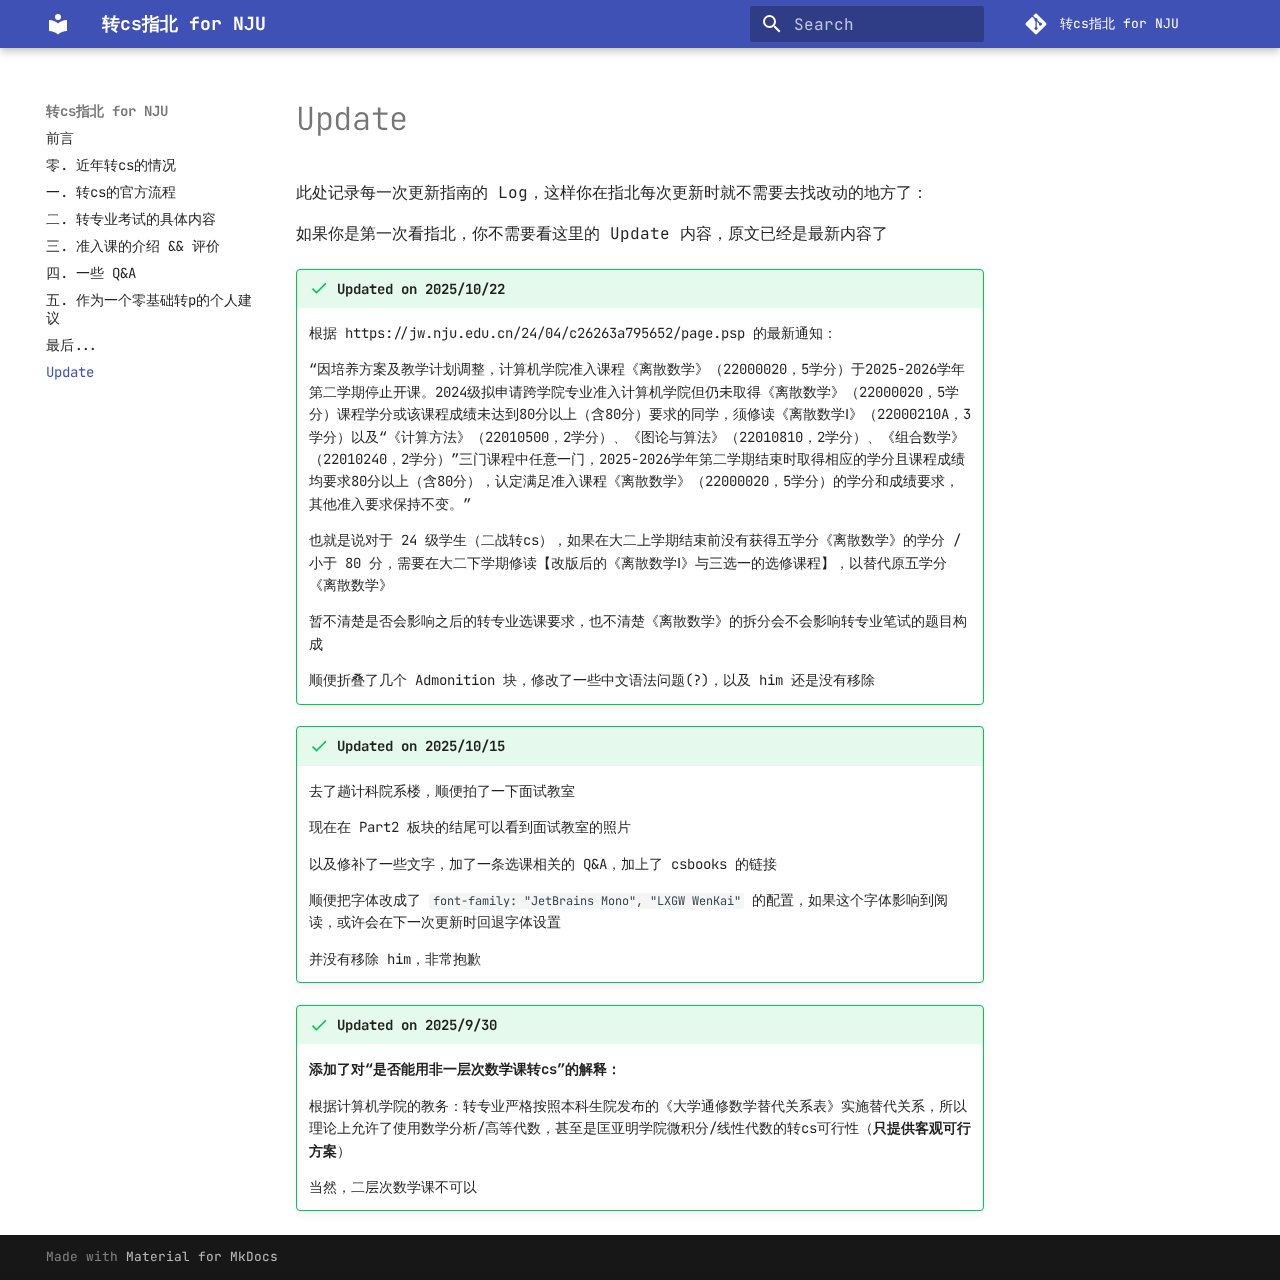
<file: update/index.html>
<!doctype html>
<html lang="en" class="no-js">
  <head>
    
      <meta charset="utf-8">
      <meta name="viewport" content="width=device-width,initial-scale=1">
      
      
      
      
        <link rel="prev" href="../Part6/">
      
      
      
        
      
      
      <link rel="icon" href="../assets/images/favicon.png">
      <meta name="generator" content="mkdocs-1.6.1, mkdocs-material-9.7.0">
    
    
      
        <title>Update - 转cs指北 for NJU</title>
      
    
    
      <link rel="stylesheet" href="../assets/stylesheets/main.618322db.min.css">
      
      


    
    
      
    
    
      
        
        
        <link rel="preconnect" href="https://fonts.gstatic.com" crossorigin>
        <link rel="stylesheet" href="https://fonts.googleapis.com/css?family=Roboto:300,300i,400,400i,700,700i%7CRoboto+Mono:400,400i,700,700i&display=fallback">
        <style>:root{--md-text-font:"Roboto";--md-code-font:"Roboto Mono"}</style>
      
    
    
      <link rel="stylesheet" href="../stylesheets/extra.css">
    
      <link rel="stylesheet" href="https://fonts.loli.net/css?family=JetBrains Mono:400,500,600,700&display=swap">
    
      <link rel="stylesheet" href="https://cdn.staticfile.org/lxgw-wenkai-webfont/1.6.0/lxgwwenkai-regular.css">
    
      <link rel="stylesheet" href="https://cdn.staticfile.org/lxgw-wenkai-webfont/1.6.0/lxgwwenkaimono-bold.css">
    
    <script>__md_scope=new URL("..",location),__md_hash=e=>[...e].reduce(((e,_)=>(e<<5)-e+_.charCodeAt(0)),0),__md_get=(e,_=localStorage,t=__md_scope)=>JSON.parse(_.getItem(t.pathname+"."+e)),__md_set=(e,_,t=localStorage,a=__md_scope)=>{try{t.setItem(a.pathname+"."+e,JSON.stringify(_))}catch(e){}}</script>
    
      

    
    
  </head>
  
  
    <body dir="ltr">
  
    
    <input class="md-toggle" data-md-toggle="drawer" type="checkbox" id="__drawer" autocomplete="off">
    <input class="md-toggle" data-md-toggle="search" type="checkbox" id="__search" autocomplete="off">
    <label class="md-overlay" for="__drawer"></label>
    <div data-md-component="skip">
      
        
        <a href="#update" class="md-skip">
          Skip to content
        </a>
      
    </div>
    <div data-md-component="announce">
      
    </div>
    
    
      

  

<header class="md-header md-header--shadow" data-md-component="header">
  <nav class="md-header__inner md-grid" aria-label="Header">
    <a href=".." title="转cs指北 for NJU" class="md-header__button md-logo" aria-label="转cs指北 for NJU" data-md-component="logo">
      
  
  <svg xmlns="http://www.w3.org/2000/svg" viewBox="0 0 24 24"><path d="M12 8a3 3 0 0 0 3-3 3 3 0 0 0-3-3 3 3 0 0 0-3 3 3 3 0 0 0 3 3m0 3.54C9.64 9.35 6.5 8 3 8v11c3.5 0 6.64 1.35 9 3.54 2.36-2.19 5.5-3.54 9-3.54V8c-3.5 0-6.64 1.35-9 3.54"/></svg>

    </a>
    <label class="md-header__button md-icon" for="__drawer">
      
      <svg xmlns="http://www.w3.org/2000/svg" viewBox="0 0 24 24"><path d="M3 6h18v2H3zm0 5h18v2H3zm0 5h18v2H3z"/></svg>
    </label>
    <div class="md-header__title" data-md-component="header-title">
      <div class="md-header__ellipsis">
        <div class="md-header__topic">
          <span class="md-ellipsis">
            转cs指北 for NJU
          </span>
        </div>
        <div class="md-header__topic" data-md-component="header-topic">
          <span class="md-ellipsis">
            
              Update
            
          </span>
        </div>
      </div>
    </div>
    
    
      <script>var palette=__md_get("__palette");if(palette&&palette.color){if("(prefers-color-scheme)"===palette.color.media){var media=matchMedia("(prefers-color-scheme: light)"),input=document.querySelector(media.matches?"[data-md-color-media='(prefers-color-scheme: light)']":"[data-md-color-media='(prefers-color-scheme: dark)']");palette.color.media=input.getAttribute("data-md-color-media"),palette.color.scheme=input.getAttribute("data-md-color-scheme"),palette.color.primary=input.getAttribute("data-md-color-primary"),palette.color.accent=input.getAttribute("data-md-color-accent")}for(var[key,value]of Object.entries(palette.color))document.body.setAttribute("data-md-color-"+key,value)}</script>
    
    
    
      
      
        <label class="md-header__button md-icon" for="__search">
          
          <svg xmlns="http://www.w3.org/2000/svg" viewBox="0 0 24 24"><path d="M9.5 3A6.5 6.5 0 0 1 16 9.5c0 1.61-.59 3.09-1.56 4.23l.27.27h.79l5 5-1.5 1.5-5-5v-.79l-.27-.27A6.52 6.52 0 0 1 9.5 16 6.5 6.5 0 0 1 3 9.5 6.5 6.5 0 0 1 9.5 3m0 2C7 5 5 7 5 9.5S7 14 9.5 14 14 12 14 9.5 12 5 9.5 5"/></svg>
        </label>
        <div class="md-search" data-md-component="search" role="dialog">
  <label class="md-search__overlay" for="__search"></label>
  <div class="md-search__inner" role="search">
    <form class="md-search__form" name="search">
      <input type="text" class="md-search__input" name="query" aria-label="Search" placeholder="Search" autocapitalize="off" autocorrect="off" autocomplete="off" spellcheck="false" data-md-component="search-query" required>
      <label class="md-search__icon md-icon" for="__search">
        
        <svg xmlns="http://www.w3.org/2000/svg" viewBox="0 0 24 24"><path d="M9.5 3A6.5 6.5 0 0 1 16 9.5c0 1.61-.59 3.09-1.56 4.23l.27.27h.79l5 5-1.5 1.5-5-5v-.79l-.27-.27A6.52 6.52 0 0 1 9.5 16 6.5 6.5 0 0 1 3 9.5 6.5 6.5 0 0 1 9.5 3m0 2C7 5 5 7 5 9.5S7 14 9.5 14 14 12 14 9.5 12 5 9.5 5"/></svg>
        
        <svg xmlns="http://www.w3.org/2000/svg" viewBox="0 0 24 24"><path d="M20 11v2H8l5.5 5.5-1.42 1.42L4.16 12l7.92-7.92L13.5 5.5 8 11z"/></svg>
      </label>
      <nav class="md-search__options" aria-label="Search">
        
        <button type="reset" class="md-search__icon md-icon" title="Clear" aria-label="Clear" tabindex="-1">
          
          <svg xmlns="http://www.w3.org/2000/svg" viewBox="0 0 24 24"><path d="M19 6.41 17.59 5 12 10.59 6.41 5 5 6.41 10.59 12 5 17.59 6.41 19 12 13.41 17.59 19 19 17.59 13.41 12z"/></svg>
        </button>
      </nav>
      
    </form>
    <div class="md-search__output">
      <div class="md-search__scrollwrap" tabindex="0" data-md-scrollfix>
        <div class="md-search-result" data-md-component="search-result">
          <div class="md-search-result__meta">
            Initializing search
          </div>
          <ol class="md-search-result__list" role="presentation"></ol>
        </div>
      </div>
    </div>
  </div>
</div>
      
    
    
      <div class="md-header__source">
        <a href="https://github.com/Nopthon/How-to-switch-to-a-CS-major-at-NJU" title="Go to repository" class="md-source" data-md-component="source">
  <div class="md-source__icon md-icon">
    
    <svg xmlns="http://www.w3.org/2000/svg" viewBox="0 0 448 512"><!--! Font Awesome Free 7.1.0 by @fontawesome - https://fontawesome.com License - https://fontawesome.com/license/free (Icons: CC BY 4.0, Fonts: SIL OFL 1.1, Code: MIT License) Copyright 2025 Fonticons, Inc.--><path d="M439.6 236.1 244 40.5c-5.4-5.5-12.8-8.5-20.4-8.5s-15 3-20.4 8.4L162.5 81l51.5 51.5c27.1-9.1 52.7 16.8 43.4 43.7l49.7 49.7c34.2-11.8 61.2 31 35.5 56.7-26.5 26.5-70.2-2.9-56-37.3L240.3 199v121.9c25.3 12.5 22.3 41.8 9.1 55-6.4 6.4-15.2 10.1-24.3 10.1s-17.8-3.6-24.3-10.1c-17.6-17.6-11.1-46.9 11.2-56v-123c-20.8-8.5-24.6-30.7-18.6-45L142.6 101 8.5 235.1C3 240.6 0 247.9 0 255.5s3 15 8.5 20.4l195.6 195.7c5.4 5.4 12.7 8.4 20.4 8.4s15-3 20.4-8.4l194.7-194.7c5.4-5.4 8.4-12.8 8.4-20.4s-3-15-8.4-20.4"/></svg>
  </div>
  <div class="md-source__repository">
    转cs指北 for NJU
  </div>
</a>
      </div>
    
  </nav>
  
</header>
    
    <div class="md-container" data-md-component="container">
      
      
        
          
        
      
      <main class="md-main" data-md-component="main">
        <div class="md-main__inner md-grid">
          
            
              
              <div class="md-sidebar md-sidebar--primary" data-md-component="sidebar" data-md-type="navigation" >
                <div class="md-sidebar__scrollwrap">
                  <div class="md-sidebar__inner">
                    



<nav class="md-nav md-nav--primary" aria-label="Navigation" data-md-level="0">
  <label class="md-nav__title" for="__drawer">
    <a href=".." title="转cs指北 for NJU" class="md-nav__button md-logo" aria-label="转cs指北 for NJU" data-md-component="logo">
      
  
  <svg xmlns="http://www.w3.org/2000/svg" viewBox="0 0 24 24"><path d="M12 8a3 3 0 0 0 3-3 3 3 0 0 0-3-3 3 3 0 0 0-3 3 3 3 0 0 0 3 3m0 3.54C9.64 9.35 6.5 8 3 8v11c3.5 0 6.64 1.35 9 3.54 2.36-2.19 5.5-3.54 9-3.54V8c-3.5 0-6.64 1.35-9 3.54"/></svg>

    </a>
    转cs指北 for NJU
  </label>
  
    <div class="md-nav__source">
      <a href="https://github.com/Nopthon/How-to-switch-to-a-CS-major-at-NJU" title="Go to repository" class="md-source" data-md-component="source">
  <div class="md-source__icon md-icon">
    
    <svg xmlns="http://www.w3.org/2000/svg" viewBox="0 0 448 512"><!--! Font Awesome Free 7.1.0 by @fontawesome - https://fontawesome.com License - https://fontawesome.com/license/free (Icons: CC BY 4.0, Fonts: SIL OFL 1.1, Code: MIT License) Copyright 2025 Fonticons, Inc.--><path d="M439.6 236.1 244 40.5c-5.4-5.5-12.8-8.5-20.4-8.5s-15 3-20.4 8.4L162.5 81l51.5 51.5c27.1-9.1 52.7 16.8 43.4 43.7l49.7 49.7c34.2-11.8 61.2 31 35.5 56.7-26.5 26.5-70.2-2.9-56-37.3L240.3 199v121.9c25.3 12.5 22.3 41.8 9.1 55-6.4 6.4-15.2 10.1-24.3 10.1s-17.8-3.6-24.3-10.1c-17.6-17.6-11.1-46.9 11.2-56v-123c-20.8-8.5-24.6-30.7-18.6-45L142.6 101 8.5 235.1C3 240.6 0 247.9 0 255.5s3 15 8.5 20.4l195.6 195.7c5.4 5.4 12.7 8.4 20.4 8.4s15-3 20.4-8.4l194.7-194.7c5.4-5.4 8.4-12.8 8.4-20.4s-3-15-8.4-20.4"/></svg>
  </div>
  <div class="md-source__repository">
    转cs指北 for NJU
  </div>
</a>
    </div>
  
  <ul class="md-nav__list" data-md-scrollfix>
    
      
      
  
  
  
  
    <li class="md-nav__item">
      <a href=".." class="md-nav__link">
        
  
  
  <span class="md-ellipsis">
    
  
    前言
  

    
  </span>
  
  

      </a>
    </li>
  

    
      
      
  
  
  
  
    <li class="md-nav__item">
      <a href="../Part0/" class="md-nav__link">
        
  
  
  <span class="md-ellipsis">
    
  
    零. 近年转cs的情况
  

    
  </span>
  
  

      </a>
    </li>
  

    
      
      
  
  
  
  
    <li class="md-nav__item">
      <a href="../Part1/" class="md-nav__link">
        
  
  
  <span class="md-ellipsis">
    
  
    一. 转cs的官方流程
  

    
  </span>
  
  

      </a>
    </li>
  

    
      
      
  
  
  
  
    <li class="md-nav__item">
      <a href="../Part2/" class="md-nav__link">
        
  
  
  <span class="md-ellipsis">
    
  
    二. 转专业考试的具体内容
  

    
  </span>
  
  

      </a>
    </li>
  

    
      
      
  
  
  
  
    <li class="md-nav__item">
      <a href="../Part3/" class="md-nav__link">
        
  
  
  <span class="md-ellipsis">
    
  
    三. 准入课的介绍 &amp;&amp; 评价
  

    
  </span>
  
  

      </a>
    </li>
  

    
      
      
  
  
  
  
    <li class="md-nav__item">
      <a href="../Part4/" class="md-nav__link">
        
  
  
  <span class="md-ellipsis">
    
  
    四. 一些 Q&amp;A
  

    
  </span>
  
  

      </a>
    </li>
  

    
      
      
  
  
  
  
    <li class="md-nav__item">
      <a href="../Part5/" class="md-nav__link">
        
  
  
  <span class="md-ellipsis">
    
  
    五. 作为一个零基础转p的个人建议
  

    
  </span>
  
  

      </a>
    </li>
  

    
      
      
  
  
  
  
    <li class="md-nav__item">
      <a href="../Part6/" class="md-nav__link">
        
  
  
  <span class="md-ellipsis">
    
  
    最后...
  

    
  </span>
  
  

      </a>
    </li>
  

    
      
      
  
  
    
  
  
  
    <li class="md-nav__item md-nav__item--active">
      
      <input class="md-nav__toggle md-toggle" type="checkbox" id="__toc">
      
      
        
      
      
      <a href="./" class="md-nav__link md-nav__link--active">
        
  
  
  <span class="md-ellipsis">
    
  
    Update
  

    
  </span>
  
  

      </a>
      
    </li>
  

    
  </ul>
</nav>
                  </div>
                </div>
              </div>
            
            
              
              <div class="md-sidebar md-sidebar--secondary" data-md-component="sidebar" data-md-type="toc" >
                <div class="md-sidebar__scrollwrap">
                  <div class="md-sidebar__inner">
                    

<nav class="md-nav md-nav--secondary" aria-label="Table of contents">
  
  
  
    
  
  
</nav>
                  </div>
                </div>
              </div>
            
          
          
            <div class="md-content" data-md-component="content">
              
              <article class="md-content__inner md-typeset">
                
                  


  
  


<h1 id="update">Update</h1>
<p>此处记录每一次更新指南的 Log，这样你在指北每次更新时就不需要去找改动的地方了：</p>
<p>如果你是第一次看指北，你不需要看这里的 Update 内容，原文已经是最新内容了</p>
<div class="admonition success">
<p class="admonition-title">Updated on 2025/10/22</p>
<p>根据 https://jw.nju.edu.cn/24/04/c26263a795652/page.psp 的最新通知：</p>
<p>“因培养方案及教学计划调整，计算机学院准入课程《离散数学》（22000020，5学分）于2025-2026学年第二学期停止开课。2024级拟申请跨学院专业准入计算机学院但仍未取得《离散数学》（22000020，5学分）课程学分或该课程成绩未达到80分以上（含80分）要求的同学，须修读《离散数学Ⅰ》（22000210A，3学分）以及“《计算方法》（22010500，2学分）、《图论与算法》（22010810，2学分）、《组合数学》（22010240，2学分）”三门课程中任意一门，2025-2026学年第二学期结束时取得相应的学分且课程成绩均要求80分以上（含80分），认定满足准入课程《离散数学》（22000020，5学分）的学分和成绩要求，其他准入要求保持不变。”</p>
<p>也就是说对于 24 级学生（二战转cs），如果在大二上学期结束前没有获得五学分《离散数学》的学分 / 小于 80 分，需要在大二下学期修读【改版后的《离散数学Ⅰ》与三选一的选修课程】，以替代原五学分《离散数学》</p>
<p>暂不清楚是否会影响之后的转专业选课要求，也不清楚《离散数学》的拆分会不会影响转专业笔试的题目构成</p>
<p>顺便折叠了几个 Admonition 块，修改了一些中文语法问题(?)，以及 him 还是没有移除</p>
</div>
<div class="admonition success">
<p class="admonition-title">Updated on 2025/10/15</p>
<p>去了趟计科院系楼，顺便拍了一下面试教室</p>
<p>现在在 Part2 板块的结尾可以看到面试教室的照片</p>
<p>以及修补了一些文字，加了一条选课相关的 Q&amp;A，加上了 csbooks 的链接</p>
<p>顺便把字体改成了 <code>font-family: "JetBrains Mono", "LXGW WenKai"</code> 的配置，如果这个字体影响到阅读，或许会在下一次更新时回退字体设置</p>
<p>并没有移除 him，非常抱歉</p>
</div>
<div class="admonition success">
<p class="admonition-title">Updated on 2025/9/30</p>
<p><strong>添加了对“是否能用非一层次数学课转cs”的解释：</strong></p>
<p>根据计算机学院的教务：转专业严格按照本科生院发布的《大学通修数学替代关系表》实施替代关系，所以理论上允许了使用数学分析/高等代数，甚至是匡亚明学院微积分/线性代数的转cs可行性（<strong>只提供客观可行方案</strong>）</p>
<p>当然，二层次数学课不可以</p>
</div>












                
              </article>
            </div>
          
          
<script>var target=document.getElementById(location.hash.slice(1));target&&target.name&&(target.checked=target.name.startsWith("__tabbed_"))</script>
        </div>
        
      </main>
      
        <footer class="md-footer">
  
  <div class="md-footer-meta md-typeset">
    <div class="md-footer-meta__inner md-grid">
      <div class="md-copyright">
  
  
    Made with
    <a href="https://squidfunk.github.io/mkdocs-material/" target="_blank" rel="noopener">
      Material for MkDocs
    </a>
  
</div>
      
    </div>
  </div>
</footer>
      
    </div>
    <div class="md-dialog" data-md-component="dialog">
      <div class="md-dialog__inner md-typeset"></div>
    </div>
    
    
    
      
      
      <script id="__config" type="application/json">{"annotate": null, "base": "..", "features": [], "search": "../assets/javascripts/workers/search.7a47a382.min.js", "tags": null, "translations": {"clipboard.copied": "Copied to clipboard", "clipboard.copy": "Copy to clipboard", "search.result.more.one": "1 more on this page", "search.result.more.other": "# more on this page", "search.result.none": "No matching documents", "search.result.one": "1 matching document", "search.result.other": "# matching documents", "search.result.placeholder": "Type to start searching", "search.result.term.missing": "Missing", "select.version": "Select version"}, "version": null}</script>
    
    
      <script src="../assets/javascripts/bundle.e71a0d61.min.js"></script>
      
    
  </body>
</html>
</file>
<file: stylesheets/extra.css>
body {
    font-family: "LXGW WenKai", "JetBrains Mono";
}

:root {
    --md-text-font: "JetBrains Mono", "LXGW WenKai"; 
    --md-code-font: "JetBrains Mono", "LXGW WenKai";
}

:root > * {
    --md-code-hl-comment-color: #38b228;
}

.md-typeset .admonition, .md-typeset details {
    font-size: .7rem;
}

.katex .mord.text,
.katex .text .mord {
    font-family: "KaTeX_Main, LXGW WenKai", "JetBrains Mono", sans-serif;
}
</file>
<file: assets/stylesheets/main.618322db.min.css>
@charset "UTF-8";html{-webkit-text-size-adjust:none;-moz-text-size-adjust:none;text-size-adjust:none;box-sizing:border-box}*,:after,:before{box-sizing:inherit}@media (prefers-reduced-motion){*,:after,:before{transition:none!important}}body{margin:0}a,button,input,label{-webkit-tap-highlight-color:transparent}a{color:inherit;text-decoration:none}hr{border:0;box-sizing:initial;display:block;height:.05rem;overflow:visible;padding:0}small{font-size:80%}sub,sup{line-height:1em}img{border-style:none}table{border-collapse:initial;border-spacing:0}td,th{font-weight:400;vertical-align:top}button{background:#0000;border:0;font-family:inherit;font-size:inherit;margin:0;padding:0}input{border:0;outline:none}:root{--md-primary-fg-color:#4051b5;--md-primary-fg-color--light:#5d6cc0;--md-primary-fg-color--dark:#303fa1;--md-primary-bg-color:#fff;--md-primary-bg-color--light:#ffffffb3;--md-accent-fg-color:#526cfe;--md-accent-fg-color--transparent:#526cfe1a;--md-accent-bg-color:#fff;--md-accent-bg-color--light:#ffffffb3}[data-md-color-scheme=default]{color-scheme:light}[data-md-color-scheme=default] img[src$="#gh-dark-mode-only"],[data-md-color-scheme=default] img[src$="#only-dark"]{display:none}:root,[data-md-color-scheme=default]{--md-hue:225deg;--md-default-fg-color:#000000de;--md-default-fg-color--light:#0000008a;--md-default-fg-color--lighter:#00000052;--md-default-fg-color--lightest:#00000012;--md-default-bg-color:#fff;--md-default-bg-color--light:#ffffffb3;--md-default-bg-color--lighter:#ffffff4d;--md-default-bg-color--lightest:#ffffff1f;--md-code-fg-color:#36464e;--md-code-bg-color:#f5f5f5;--md-code-bg-color--light:#f5f5f5b3;--md-code-bg-color--lighter:#f5f5f54d;--md-code-hl-color:#4287ff;--md-code-hl-color--light:#4287ff1a;--md-code-hl-number-color:#d52a2a;--md-code-hl-special-color:#db1457;--md-code-hl-function-color:#a846b9;--md-code-hl-constant-color:#6e59d9;--md-code-hl-keyword-color:#3f6ec6;--md-code-hl-string-color:#1c7d4d;--md-code-hl-name-color:var(--md-code-fg-color);--md-code-hl-operator-color:var(--md-default-fg-color--light);--md-code-hl-punctuation-color:var(--md-default-fg-color--light);--md-code-hl-comment-color:var(--md-default-fg-color--light);--md-code-hl-generic-color:var(--md-default-fg-color--light);--md-code-hl-variable-color:var(--md-default-fg-color--light);--md-typeset-color:var(--md-default-fg-color);--md-typeset-a-color:var(--md-primary-fg-color);--md-typeset-del-color:#f5503d26;--md-typeset-ins-color:#0bd57026;--md-typeset-kbd-color:#fafafa;--md-typeset-kbd-accent-color:#fff;--md-typeset-kbd-border-color:#b8b8b8;--md-typeset-mark-color:#ffff0080;--md-typeset-table-color:#0000001f;--md-typeset-table-color--light:rgba(0,0,0,.035);--md-admonition-fg-color:var(--md-default-fg-color);--md-admonition-bg-color:var(--md-default-bg-color);--md-warning-fg-color:#000000de;--md-warning-bg-color:#ff9;--md-footer-fg-color:#fff;--md-footer-fg-color--light:#ffffffb3;--md-footer-fg-color--lighter:#ffffff73;--md-footer-bg-color:#000000de;--md-footer-bg-color--dark:#00000052;--md-shadow-z1:0 0.2rem 0.5rem #0000000d,0 0 0.05rem #0000001a;--md-shadow-z2:0 0.2rem 0.5rem #0000001a,0 0 0.05rem #00000040;--md-shadow-z3:0 0.2rem 0.5rem #0003,0 0 0.05rem #00000059}.md-icon svg{fill:currentcolor;display:block;height:1.2rem;width:1.2rem}body{-webkit-font-smoothing:antialiased;-moz-osx-font-smoothing:grayscale;--md-text-font-family:var(--md-text-font,_),-apple-system,BlinkMacSystemFont,Helvetica,Arial,sans-serif;--md-code-font-family:var(--md-code-font,_),SFMono-Regular,Consolas,Menlo,monospace}aside,body,input{font-feature-settings:"kern","liga";color:var(--md-typeset-color);font-family:var(--md-text-font-family)}code,kbd,pre{font-feature-settings:"kern";font-family:var(--md-code-font-family)}:root{--md-typeset-table-sort-icon:url('data:image/svg+xml;charset=utf-8,<svg xmlns="http://www.w3.org/2000/svg" viewBox="0 0 24 24"><path d="m18 21-4-4h3V7h-3l4-4 4 4h-3v10h3M2 19v-2h10v2M2 13v-2h7v2M2 7V5h4v2z"/></svg>');--md-typeset-table-sort-icon--asc:url('data:image/svg+xml;charset=utf-8,<svg xmlns="http://www.w3.org/2000/svg" viewBox="0 0 24 24"><path d="M19 17h3l-4 4-4-4h3V3h2M2 17h10v2H2M6 5v2H2V5m0 6h7v2H2z"/></svg>');--md-typeset-table-sort-icon--desc:url('data:image/svg+xml;charset=utf-8,<svg xmlns="http://www.w3.org/2000/svg" viewBox="0 0 24 24"><path d="M19 7h3l-4-4-4 4h3v14h2M2 17h10v2H2M6 5v2H2V5m0 6h7v2H2z"/></svg>')}.md-typeset{-webkit-print-color-adjust:exact;color-adjust:exact;font-size:.8rem;line-height:1.6;overflow-wrap:break-word}@media print{.md-typeset{font-size:.68rem}}.md-typeset blockquote,.md-typeset dl,.md-typeset figure,.md-typeset ol,.md-typeset pre,.md-typeset ul{margin-bottom:1em;margin-top:1em}.md-typeset h1{color:var(--md-default-fg-color--light);font-size:2em;line-height:1.3;margin:0 0 1.25em}.md-typeset h1,.md-typeset h2{font-weight:300;letter-spacing:-.01em}.md-typeset h2{font-size:1.5625em;line-height:1.4;margin:1.6em 0 .64em}.md-typeset h3{font-size:1.25em;font-weight:400;letter-spacing:-.01em;line-height:1.5;margin:1.6em 0 .8em}.md-typeset h2+h3{margin-top:.8em}.md-typeset h4{font-weight:700;letter-spacing:-.01em;margin:1em 0}.md-typeset h5,.md-typeset h6{color:var(--md-default-fg-color--light);font-size:.8em;font-weight:700;letter-spacing:-.01em;margin:1.25em 0}.md-typeset h5{text-transform:uppercase}.md-typeset h5 code{text-transform:none}.md-typeset hr{border-bottom:.05rem solid var(--md-default-fg-color--lightest);display:flow-root;margin:1.5em 0}.md-typeset a{color:var(--md-typeset-a-color);word-break:break-word}.md-typeset a,.md-typeset a:before{transition:color 125ms}.md-typeset a:focus,.md-typeset a:hover{color:var(--md-accent-fg-color)}.md-typeset a:focus code,.md-typeset a:hover code{background-color:var(--md-accent-fg-color--transparent);color:var(--md-accent-fg-color)}.md-typeset a code{color:var(--md-typeset-a-color)}.md-typeset a.focus-visible{outline-color:var(--md-accent-fg-color);outline-offset:.2rem}.md-typeset code,.md-typeset kbd,.md-typeset pre{color:var(--md-code-fg-color);direction:ltr;font-variant-ligatures:none;transition:background-color 125ms}@media print{.md-typeset code,.md-typeset kbd,.md-typeset pre{white-space:pre-wrap}}.md-typeset code{background-color:var(--md-code-bg-color);border-radius:.1rem;-webkit-box-decoration-break:clone;box-decoration-break:clone;font-size:.85em;padding:0 .2941176471em;transition:color 125ms,background-color 125ms;word-break:break-word}.md-typeset code:not(.focus-visible){-webkit-tap-highlight-color:transparent;outline:none}.md-typeset pre{display:flow-root;line-height:1.4;position:relative}.md-typeset pre>code{-webkit-box-decoration-break:slice;box-decoration-break:slice;box-shadow:none;display:block;margin:0;outline-color:var(--md-accent-fg-color);overflow:auto;padding:.7720588235em 1.1764705882em;scrollbar-color:var(--md-default-fg-color--lighter) #0000;scrollbar-width:thin;touch-action:auto;word-break:normal}.md-typeset pre>code:hover{scrollbar-color:var(--md-accent-fg-color) #0000}.md-typeset pre>code::-webkit-scrollbar{height:.2rem;width:.2rem}.md-typeset pre>code::-webkit-scrollbar-thumb{background-color:var(--md-default-fg-color--lighter)}.md-typeset pre>code::-webkit-scrollbar-thumb:hover{background-color:var(--md-accent-fg-color)}.md-typeset kbd{background-color:var(--md-typeset-kbd-color);border-radius:.1rem;box-shadow:0 .1rem 0 .05rem var(--md-typeset-kbd-border-color),0 .1rem 0 var(--md-typeset-kbd-border-color),0 -.1rem .2rem var(--md-typeset-kbd-accent-color) inset;color:var(--md-default-fg-color);display:inline-block;font-size:.75em;padding:0 .6666666667em;vertical-align:text-top;word-break:break-word}.md-typeset mark{background-color:var(--md-typeset-mark-color);-webkit-box-decoration-break:clone;box-decoration-break:clone;color:inherit;word-break:break-word}.md-typeset abbr{cursor:help;text-decoration:none}.md-typeset [data-preview],.md-typeset abbr{border-bottom:.05rem dotted var(--md-default-fg-color--light)}.md-typeset small{opacity:.75}[dir=ltr] .md-typeset sub,[dir=ltr] .md-typeset sup{margin-left:.078125em}[dir=rtl] .md-typeset sub,[dir=rtl] .md-typeset sup{margin-right:.078125em}[dir=ltr] .md-typeset blockquote{padding-left:.6rem}[dir=rtl] .md-typeset blockquote{padding-right:.6rem}[dir=ltr] .md-typeset blockquote{border-left:.2rem solid var(--md-default-fg-color--lighter)}[dir=rtl] .md-typeset blockquote{border-right:.2rem solid var(--md-default-fg-color--lighter)}.md-typeset blockquote{color:var(--md-default-fg-color--light);margin-left:0;margin-right:0}.md-typeset ul{list-style-type:disc}.md-typeset ul[type]{list-style-type:revert-layer}[dir=ltr] .md-typeset ol,[dir=ltr] .md-typeset ul{margin-left:.625em}[dir=rtl] .md-typeset ol,[dir=rtl] .md-typeset ul{margin-right:.625em}.md-typeset ol,.md-typeset ul{padding:0}.md-typeset ol:not([hidden]),.md-typeset ul:not([hidden]){display:flow-root}.md-typeset ol ol,.md-typeset ul ol{list-style-type:lower-alpha}.md-typeset ol ol ol,.md-typeset ul ol ol{list-style-type:lower-roman}.md-typeset ol ol ol ol,.md-typeset ul ol ol ol{list-style-type:upper-alpha}.md-typeset ol ol ol ol ol,.md-typeset ul ol ol ol ol{list-style-type:upper-roman}.md-typeset ol[type],.md-typeset ul[type]{list-style-type:revert-layer}[dir=ltr] .md-typeset ol li,[dir=ltr] .md-typeset ul li{margin-left:1.25em}[dir=rtl] .md-typeset ol li,[dir=rtl] .md-typeset ul li{margin-right:1.25em}.md-typeset ol li,.md-typeset ul li{margin-bottom:.5em}.md-typeset ol li blockquote,.md-typeset ol li p,.md-typeset ul li blockquote,.md-typeset ul li p{margin:.5em 0}.md-typeset ol li:last-child,.md-typeset ul li:last-child{margin-bottom:0}[dir=ltr] .md-typeset ol li ol,[dir=ltr] .md-typeset ol li ul,[dir=ltr] .md-typeset ul li ol,[dir=ltr] .md-typeset ul li ul{margin-left:.625em}[dir=rtl] .md-typeset ol li ol,[dir=rtl] .md-typeset ol li ul,[dir=rtl] .md-typeset ul li ol,[dir=rtl] .md-typeset ul li ul{margin-right:.625em}.md-typeset ol li ol,.md-typeset ol li ul,.md-typeset ul li ol,.md-typeset ul li ul{margin-bottom:.5em;margin-top:.5em}[dir=ltr] .md-typeset dd{margin-left:1.875em}[dir=rtl] .md-typeset dd{margin-right:1.875em}.md-typeset dd{margin-bottom:1.5em;margin-top:1em}.md-typeset img,.md-typeset svg,.md-typeset video{height:auto;max-width:100%}.md-typeset img[align=left]{margin:1em 1em 1em 0}.md-typeset img[align=right]{margin:1em 0 1em 1em}.md-typeset img[align]:only-child{margin-top:0}.md-typeset figure{display:flow-root;margin:1em auto;max-width:100%;text-align:center;width:fit-content}.md-typeset figure img{display:block;margin:0 auto}.md-typeset figcaption{font-style:italic;margin:1em auto;max-width:24rem}.md-typeset iframe{max-width:100%}.md-typeset table:not([class]){background-color:var(--md-default-bg-color);border:.05rem solid var(--md-typeset-table-color);border-radius:.1rem;display:inline-block;font-size:.64rem;max-width:100%;overflow:auto;touch-action:auto}@media print{.md-typeset table:not([class]){display:table}}.md-typeset table:not([class])+*{margin-top:1.5em}.md-typeset table:not([class]) td>:first-child,.md-typeset table:not([class]) th>:first-child{margin-top:0}.md-typeset table:not([class]) td>:last-child,.md-typeset table:not([class]) th>:last-child{margin-bottom:0}.md-typeset table:not([class]) td:not([align]),.md-typeset table:not([class]) th:not([align]){text-align:left}[dir=rtl] .md-typeset table:not([class]) td:not([align]),[dir=rtl] .md-typeset table:not([class]) th:not([align]){text-align:right}.md-typeset table:not([class]) th{font-weight:700;min-width:5rem;padding:.9375em 1.25em;vertical-align:top}.md-typeset table:not([class]) td{border-top:.05rem solid var(--md-typeset-table-color);padding:.9375em 1.25em;vertical-align:top}.md-typeset table:not([class]) tbody tr{transition:background-color 125ms}.md-typeset table:not([class]) tbody tr:hover{background-color:var(--md-typeset-table-color--light);box-shadow:0 .05rem 0 var(--md-default-bg-color) inset}.md-typeset table:not([class]) a{word-break:normal}.md-typeset table th[role=columnheader]{cursor:pointer}[dir=ltr] .md-typeset table th[role=columnheader]:after{margin-left:.5em}[dir=rtl] .md-typeset table th[role=columnheader]:after{margin-right:.5em}.md-typeset table th[role=columnheader]:after{content:"";display:inline-block;height:1.2em;-webkit-mask-image:var(--md-typeset-table-sort-icon);mask-image:var(--md-typeset-table-sort-icon);-webkit-mask-repeat:no-repeat;mask-repeat:no-repeat;-webkit-mask-size:contain;mask-size:contain;transition:background-color 125ms;vertical-align:text-bottom;width:1.2em}.md-typeset table th[role=columnheader]:hover:after{background-color:var(--md-default-fg-color--lighter)}.md-typeset table th[role=columnheader][aria-sort=ascending]:after{background-color:var(--md-default-fg-color--light);-webkit-mask-image:var(--md-typeset-table-sort-icon--asc);mask-image:var(--md-typeset-table-sort-icon--asc)}.md-typeset table th[role=columnheader][aria-sort=descending]:after{background-color:var(--md-default-fg-color--light);-webkit-mask-image:var(--md-typeset-table-sort-icon--desc);mask-image:var(--md-typeset-table-sort-icon--desc)}.md-typeset__scrollwrap{margin:1em -.8rem;overflow-x:auto;touch-action:auto}.md-typeset__table{display:inline-block;margin-bottom:.5em;padding:0 .8rem}@media print{.md-typeset__table{display:block}}html .md-typeset__table table{display:table;margin:0;overflow:hidden;width:100%}@media screen and (max-width:44.984375em){.md-content__inner>pre{margin:1em -.8rem}.md-content__inner>pre code{border-radius:0}}.md-typeset .md-author{border-radius:100%;display:block;flex-shrink:0;height:1.6rem;overflow:hidden;position:relative;transition:color 125ms,transform 125ms;width:1.6rem}.md-typeset .md-author img{display:block}.md-typeset .md-author--more{background:var(--md-default-fg-color--lightest);color:var(--md-default-fg-color--lighter);font-size:.6rem;font-weight:700;line-height:1.6rem;text-align:center}.md-typeset .md-author--long{height:2.4rem;width:2.4rem}.md-typeset a.md-author{transform:scale(1)}.md-typeset a.md-author img{border-radius:100%;filter:grayscale(100%) opacity(75%);transition:filter 125ms}.md-typeset a.md-author:focus,.md-typeset a.md-author:hover{transform:scale(1.1);z-index:1}.md-typeset a.md-author:focus img,.md-typeset a.md-author:hover img{filter:grayscale(0)}.md-banner{background-color:var(--md-footer-bg-color);color:var(--md-footer-fg-color);overflow:auto}@media print{.md-banner{display:none}}.md-banner--warning{background-color:var(--md-warning-bg-color);color:var(--md-warning-fg-color)}.md-banner__inner{font-size:.7rem;margin:.6rem auto;padding:0 .8rem}[dir=ltr] .md-banner__button{float:right}[dir=rtl] .md-banner__button{float:left}.md-banner__button{color:inherit;cursor:pointer;transition:opacity .25s}.no-js .md-banner__button{display:none}.md-banner__button:hover{opacity:.7}html{font-size:125%;height:100%;overflow-x:hidden}@media screen and (min-width:100em){html{font-size:137.5%}}@media screen and (min-width:125em){html{font-size:150%}}body{background-color:var(--md-default-bg-color);display:flex;flex-direction:column;font-size:.5rem;min-height:100%;position:relative;width:100%}@media print{body{display:block}}@media screen and (max-width:59.984375em){body[data-md-scrolllock]{position:fixed}}.md-grid{margin-left:auto;margin-right:auto;max-width:61rem}.md-container{display:flex;flex-direction:column;flex-grow:1}@media print{.md-container{display:block}}.md-main{flex-grow:1}.md-main__inner{display:flex;height:100%;margin-top:1.5rem}.md-ellipsis{overflow:hidden;text-overflow:ellipsis}.md-toggle{display:none}.md-option{height:0;opacity:0;position:absolute;width:0}.md-option:checked+label:not([hidden]){display:block}.md-option.focus-visible+label{outline-color:var(--md-accent-fg-color);outline-style:auto}.md-skip{background-color:var(--md-default-fg-color);border-radius:.1rem;color:var(--md-default-bg-color);font-size:.64rem;margin:.5rem;opacity:0;outline-color:var(--md-accent-fg-color);padding:.3rem .5rem;position:fixed;transform:translateY(.4rem);z-index:-1}.md-skip:focus{opacity:1;transform:translateY(0);transition:transform .25s cubic-bezier(.4,0,.2,1),opacity 175ms 75ms;z-index:10}@page{margin:25mm}:root{--md-clipboard-icon:url('data:image/svg+xml;charset=utf-8,<svg xmlns="http://www.w3.org/2000/svg" viewBox="0 0 24 24"><path d="M19 21H8V7h11m0-2H8a2 2 0 0 0-2 2v14a2 2 0 0 0 2 2h11a2 2 0 0 0 2-2V7a2 2 0 0 0-2-2m-3-4H4a2 2 0 0 0-2 2v14h2V3h12z"/></svg>')}.md-clipboard{border-radius:.1rem;color:var(--md-default-fg-color--lightest);cursor:pointer;height:1.5em;outline-color:var(--md-accent-fg-color);outline-offset:.1rem;transition:color .25s;width:1.5em;z-index:1}@media print{.md-clipboard{display:none}}.md-clipboard:not(.focus-visible){-webkit-tap-highlight-color:transparent;outline:none}:hover>.md-clipboard{color:var(--md-default-fg-color--light)}.md-clipboard:focus,.md-clipboard:hover{color:var(--md-accent-fg-color)}.md-clipboard:after{background-color:currentcolor;content:"";display:block;height:1.125em;margin:0 auto;-webkit-mask-image:var(--md-clipboard-icon);mask-image:var(--md-clipboard-icon);-webkit-mask-position:center;mask-position:center;-webkit-mask-repeat:no-repeat;mask-repeat:no-repeat;-webkit-mask-size:contain;mask-size:contain;width:1.125em}.md-clipboard--inline{cursor:pointer}.md-clipboard--inline code{transition:color .25s,background-color .25s}.md-clipboard--inline:focus code,.md-clipboard--inline:hover code{background-color:var(--md-accent-fg-color--transparent);color:var(--md-accent-fg-color)}:root{--md-code-select-icon:url('data:image/svg+xml;charset=utf-8,<svg xmlns="http://www.w3.org/2000/svg" viewBox="0 0 24 24"><path d="M19 19h-4v2h4c1.1 0 2-.9 2-2v-4h-2m0-12h-4v2h4v4h2V5c0-1.1-.9-2-2-2M5 5h4V3H5c-1.1 0-2 .9-2 2v4h2m0 6H3v4c0 1.1.9 2 2 2h4v-2H5zm2-4h2v2H7zm4 0h2v2h-2zm4 0h2v2h-2zM7 7h2v2H7zm4 0h2v2h-2zm4 0h2v2h-2zm-8 8h2v2H7zm4 0h2v2h-2zm4 0h2v2h-2z"/></svg>');--md-code-copy-icon:url('data:image/svg+xml;charset=utf-8,<svg xmlns="http://www.w3.org/2000/svg" viewBox="0 0 24 24"><path d="M19 21H8V7h11m0-2H8a2 2 0 0 0-2 2v14a2 2 0 0 0 2 2h11a2 2 0 0 0 2-2V7a2 2 0 0 0-2-2m-3-4H4a2 2 0 0 0-2 2v14h2V3h12z"/></svg>')}.md-typeset .md-code__content{display:grid}.md-code__nav{background-color:var(--md-code-bg-color--lighter);border-radius:.1rem;display:flex;gap:.2rem;padding:.2rem;position:absolute;right:.25em;top:.25em;transition:background-color .25s;z-index:1}:hover>.md-code__nav{background-color:var(--md-code-bg-color--light)}.md-code__button{color:var(--md-default-fg-color--lightest);cursor:pointer;display:block;height:1.5em;outline-color:var(--md-accent-fg-color);outline-offset:.1rem;transition:color .25s;width:1.5em}:hover>*>.md-code__button{color:var(--md-default-fg-color--light)}.md-code__button.focus-visible,.md-code__button:hover{color:var(--md-accent-fg-color)}.md-code__button--active{color:var(--md-default-fg-color)!important}.md-code__button:after{background-color:currentcolor;content:"";display:block;height:1.125em;margin:0 auto;-webkit-mask-position:center;mask-position:center;-webkit-mask-repeat:no-repeat;mask-repeat:no-repeat;-webkit-mask-size:contain;mask-size:contain;width:1.125em}.md-code__button[data-md-type=select]:after{-webkit-mask-image:var(--md-code-select-icon);mask-image:var(--md-code-select-icon)}.md-code__button[data-md-type=copy]:after{-webkit-mask-image:var(--md-code-copy-icon);mask-image:var(--md-code-copy-icon)}@keyframes consent{0%{opacity:0;transform:translateY(100%)}to{opacity:1;transform:translateY(0)}}@keyframes overlay{0%{opacity:0}to{opacity:1}}.md-consent__overlay{animation:overlay .25s both;-webkit-backdrop-filter:blur(.1rem);backdrop-filter:blur(.1rem);background-color:#0000008a;height:100%;opacity:1;position:fixed;top:0;width:100%;z-index:5}.md-consent__inner{animation:consent .5s cubic-bezier(.1,.7,.1,1) both;background-color:var(--md-default-bg-color);border:0;border-radius:.1rem;bottom:0;box-shadow:0 0 .2rem #0000001a,0 .2rem .4rem #0003;max-height:100%;overflow:auto;padding:0;position:fixed;width:100%;z-index:5}.md-consent__form{padding:.8rem}.md-consent__settings{display:none;margin:1em 0}input:checked+.md-consent__settings{display:block}.md-consent__controls{margin-bottom:.8rem}.md-typeset .md-consent__controls .md-button{display:inline}@media screen and (max-width:44.984375em){.md-typeset .md-consent__controls .md-button{display:block;margin-top:.4rem;text-align:center;width:100%}}.md-consent label{cursor:pointer}.md-content{flex-grow:1;min-width:0}.md-content__inner{margin:0 .8rem 1.2rem;padding-top:.6rem}@media screen and (min-width:76.25em){[dir=ltr] .md-sidebar--primary:not([hidden])~.md-content>.md-content__inner{margin-left:1.2rem}[dir=ltr] .md-sidebar--secondary:not([hidden])~.md-content>.md-content__inner,[dir=rtl] .md-sidebar--primary:not([hidden])~.md-content>.md-content__inner{margin-right:1.2rem}[dir=rtl] .md-sidebar--secondary:not([hidden])~.md-content>.md-content__inner{margin-left:1.2rem}}.md-content__inner:before{content:"";display:block;height:.4rem}.md-content__inner>:last-child{margin-bottom:0}[dir=ltr] .md-content__button{float:right}[dir=rtl] .md-content__button{float:left}[dir=ltr] .md-content__button{margin-left:.4rem}[dir=rtl] .md-content__button{margin-right:.4rem}.md-content__button{margin:.4rem 0;padding:0}@media print{.md-content__button{display:none}}.md-typeset .md-content__button{color:var(--md-default-fg-color--lighter)}.md-content__button svg{display:inline;vertical-align:top}[dir=rtl] .md-content__button svg{transform:scaleX(-1)}[dir=ltr] .md-dialog{right:.8rem}[dir=rtl] .md-dialog{left:.8rem}.md-dialog{background-color:var(--md-default-fg-color);border-radius:.1rem;bottom:.8rem;box-shadow:var(--md-shadow-z3);min-width:11.1rem;opacity:0;padding:.4rem .6rem;pointer-events:none;position:fixed;transform:translateY(100%);transition:transform 0ms .4s,opacity .4s;z-index:4}@media print{.md-dialog{display:none}}.md-dialog--active{opacity:1;pointer-events:auto;transform:translateY(0);transition:transform .4s cubic-bezier(.075,.85,.175,1),opacity .4s}.md-dialog__inner{color:var(--md-default-bg-color);font-size:.7rem}.md-feedback{margin:2em 0 1em;text-align:center}.md-feedback fieldset{border:none;margin:0;padding:0}.md-feedback__title{font-weight:700;margin:1em auto}.md-feedback__inner{position:relative}.md-feedback__list{display:flex;flex-wrap:wrap;place-content:baseline center;position:relative}.md-feedback__list:hover .md-icon:not(:disabled){color:var(--md-default-fg-color--lighter)}:disabled .md-feedback__list{min-height:1.8rem}.md-feedback__icon{color:var(--md-default-fg-color--light);cursor:pointer;flex-shrink:0;margin:0 .1rem;transition:color 125ms}.md-feedback__icon:not(:disabled).md-icon:hover{color:var(--md-accent-fg-color)}.md-feedback__icon:disabled{color:var(--md-default-fg-color--lightest);pointer-events:none}.md-feedback__note{opacity:0;position:relative;transform:translateY(.4rem);transition:transform .4s cubic-bezier(.1,.7,.1,1),opacity .15s}.md-feedback__note>*{margin:0 auto;max-width:16rem}:disabled .md-feedback__note{opacity:1;transform:translateY(0)}@media print{.md-feedback{display:none}}.md-footer{background-color:var(--md-footer-bg-color);color:var(--md-footer-fg-color)}@media print{.md-footer{display:none}}.md-footer__inner{justify-content:space-between;overflow:auto;padding:.2rem}.md-footer__inner:not([hidden]){display:flex}.md-footer__link{align-items:end;display:flex;flex-grow:0.01;margin-bottom:.4rem;margin-top:1rem;max-width:100%;outline-color:var(--md-accent-fg-color);overflow:hidden;transition:opacity .25s}.md-footer__link:focus,.md-footer__link:hover{opacity:.7}[dir=rtl] .md-footer__link svg{transform:scaleX(-1)}@media screen and (max-width:44.984375em){.md-footer__link--prev{flex-shrink:0}.md-footer__link--prev .md-footer__title{display:none}}[dir=ltr] .md-footer__link--next{margin-left:auto}[dir=rtl] .md-footer__link--next{margin-right:auto}.md-footer__link--next{text-align:right}[dir=rtl] .md-footer__link--next{text-align:left}.md-footer__title{flex-grow:1;font-size:.9rem;margin-bottom:.7rem;max-width:calc(100% - 2.4rem);padding:0 1rem;white-space:nowrap}.md-footer__button{margin:.2rem;padding:.4rem}.md-footer__direction{font-size:.64rem;opacity:.7}.md-footer-meta{background-color:var(--md-footer-bg-color--dark)}.md-footer-meta__inner{display:flex;flex-wrap:wrap;justify-content:space-between;padding:.2rem}html .md-footer-meta.md-typeset a{color:var(--md-footer-fg-color--light)}html .md-footer-meta.md-typeset a:focus,html .md-footer-meta.md-typeset a:hover{color:var(--md-footer-fg-color)}.md-copyright{color:var(--md-footer-fg-color--lighter);font-size:.64rem;margin:auto .6rem;padding:.4rem 0;width:100%}@media screen and (min-width:45em){.md-copyright{width:auto}}.md-copyright__highlight{color:var(--md-footer-fg-color--light)}.md-social{display:inline-flex;gap:.2rem;margin:0 .4rem;padding:.2rem 0 .6rem}@media screen and (min-width:45em){.md-social{padding:.6rem 0}}.md-social__link{display:inline-block;height:1.6rem;text-align:center;width:1.6rem}.md-social__link:before{line-height:1.9}.md-social__link svg{fill:currentcolor;max-height:.8rem;vertical-align:-25%}.md-typeset .md-button{border:.1rem solid;border-radius:.1rem;color:var(--md-primary-fg-color);cursor:pointer;display:inline-block;font-weight:700;padding:.625em 2em;transition:color 125ms,background-color 125ms,border-color 125ms}.md-typeset .md-button--primary{background-color:var(--md-primary-fg-color);border-color:var(--md-primary-fg-color);color:var(--md-primary-bg-color)}.md-typeset .md-button:focus,.md-typeset .md-button:hover{background-color:var(--md-accent-fg-color);border-color:var(--md-accent-fg-color);color:var(--md-accent-bg-color)}[dir=ltr] .md-typeset .md-input{border-top-left-radius:.1rem}[dir=ltr] .md-typeset .md-input,[dir=rtl] .md-typeset .md-input{border-top-right-radius:.1rem}[dir=rtl] .md-typeset .md-input{border-top-left-radius:.1rem}.md-typeset .md-input{border-bottom:.1rem solid var(--md-default-fg-color--lighter);box-shadow:var(--md-shadow-z1);font-size:.8rem;height:1.8rem;padding:0 .6rem;transition:border .25s,box-shadow .25s}.md-typeset .md-input:focus,.md-typeset .md-input:hover{border-bottom-color:var(--md-accent-fg-color);box-shadow:var(--md-shadow-z2)}.md-typeset .md-input--stretch{width:100%}.md-header{background-color:var(--md-primary-fg-color);box-shadow:0 0 .2rem #0000,0 .2rem .4rem #0000;color:var(--md-primary-bg-color);display:block;left:0;position:sticky;right:0;top:0;z-index:4}@media print{.md-header{display:none}}.md-header[hidden]{transform:translateY(-100%);transition:transform .25s cubic-bezier(.8,0,.6,1),box-shadow .25s}.md-header--shadow{box-shadow:0 0 .2rem #0000001a,0 .2rem .4rem #0003;transition:transform .25s cubic-bezier(.1,.7,.1,1),box-shadow .25s}.md-header__inner{align-items:center;display:flex;padding:0 .2rem}.md-header__button{color:currentcolor;cursor:pointer;margin:.2rem;outline-color:var(--md-accent-fg-color);padding:.4rem;position:relative;transition:opacity .25s;vertical-align:middle;z-index:1}.md-header__button:hover{opacity:.7}.md-header__button:not([hidden]){display:inline-block}.md-header__button:not(.focus-visible){-webkit-tap-highlight-color:transparent;outline:none}.md-header__button.md-logo{margin:.2rem;padding:.4rem}@media screen and (max-width:76.234375em){.md-header__button.md-logo{display:none}}.md-header__button.md-logo img,.md-header__button.md-logo svg{fill:currentcolor;display:block;height:1.2rem;width:auto}@media screen and (min-width:60em){.md-header__button[for=__search]{display:none}}.no-js .md-header__button[for=__search]{display:none}[dir=rtl] .md-header__button[for=__search] svg{transform:scaleX(-1)}@media screen and (min-width:76.25em){.md-header__button[for=__drawer]{display:none}}.md-header__topic{display:flex;max-width:100%;position:absolute;transition:transform .4s cubic-bezier(.1,.7,.1,1),opacity .15s;white-space:nowrap}.md-header__topic+.md-header__topic{opacity:0;pointer-events:none;transform:translateX(1.25rem);transition:transform .4s cubic-bezier(1,.7,.1,.1),opacity .15s;z-index:-1}[dir=rtl] .md-header__topic+.md-header__topic{transform:translateX(-1.25rem)}.md-header__topic:first-child{font-weight:700}[dir=ltr] .md-header__title{margin-left:1rem;margin-right:.4rem}[dir=rtl] .md-header__title{margin-left:.4rem;margin-right:1rem}.md-header__title{flex-grow:1;font-size:.9rem;height:2.4rem;line-height:2.4rem}.md-header__title--active .md-header__topic{opacity:0;pointer-events:none;transform:translateX(-1.25rem);transition:transform .4s cubic-bezier(1,.7,.1,.1),opacity .15s;z-index:-1}[dir=rtl] .md-header__title--active .md-header__topic{transform:translateX(1.25rem)}.md-header__title--active .md-header__topic+.md-header__topic{opacity:1;pointer-events:auto;transform:translateX(0);transition:transform .4s cubic-bezier(.1,.7,.1,1),opacity .15s;z-index:0}.md-header__title>.md-header__ellipsis{height:100%;position:relative;width:100%}.md-header__option{display:flex;flex-shrink:0;max-width:100%;transition:max-width 0ms .25s,opacity .25s .25s;white-space:nowrap}[data-md-toggle=search]:checked~.md-header .md-header__option{max-width:0;opacity:0;transition:max-width 0ms,opacity 0ms}.md-header__option>input{bottom:0}.md-header__source{display:none}@media screen and (min-width:60em){[dir=ltr] .md-header__source{margin-left:1rem}[dir=rtl] .md-header__source{margin-right:1rem}.md-header__source{display:block;max-width:11.7rem;width:11.7rem}}@media screen and (min-width:76.25em){[dir=ltr] .md-header__source{margin-left:1.4rem}[dir=rtl] .md-header__source{margin-right:1.4rem}}.md-meta{color:var(--md-default-fg-color--light);font-size:.7rem;line-height:1.3}.md-meta__list{display:inline-flex;flex-wrap:wrap;list-style:none;margin:0;padding:0}.md-meta__item:not(:last-child):after{content:"·";margin-left:.2rem;margin-right:.2rem}.md-meta__link{color:var(--md-typeset-a-color)}.md-meta__link:focus,.md-meta__link:hover{color:var(--md-accent-fg-color)}.md-draft{background-color:#ff1744;border-radius:.125em;color:#fff;display:inline-block;font-weight:700;padding-left:.5714285714em;padding-right:.5714285714em}:root{--md-nav-icon--prev:url('data:image/svg+xml;charset=utf-8,<svg xmlns="http://www.w3.org/2000/svg" viewBox="0 0 24 24"><path d="M20 11v2H8l5.5 5.5-1.42 1.42L4.16 12l7.92-7.92L13.5 5.5 8 11z"/></svg>');--md-nav-icon--next:url('data:image/svg+xml;charset=utf-8,<svg xmlns="http://www.w3.org/2000/svg" viewBox="0 0 24 24"><path d="M8.59 16.58 13.17 12 8.59 7.41 10 6l6 6-6 6z"/></svg>');--md-toc-icon:url('data:image/svg+xml;charset=utf-8,<svg xmlns="http://www.w3.org/2000/svg" viewBox="0 0 24 24"><path d="M3 9h14V7H3zm0 4h14v-2H3zm0 4h14v-2H3zm16 0h2v-2h-2zm0-10v2h2V7zm0 6h2v-2h-2z"/></svg>')}.md-nav{font-size:.7rem;line-height:1.3}.md-nav__title{color:var(--md-default-fg-color--light);display:block;font-weight:700;overflow:hidden;padding:0 .6rem;text-overflow:ellipsis}.md-nav__title .md-nav__button{display:none}.md-nav__title .md-nav__button img{height:100%;width:auto}.md-nav__title .md-nav__button.md-logo img,.md-nav__title .md-nav__button.md-logo svg{fill:currentcolor;display:block;height:2.4rem;max-width:100%;object-fit:contain;width:auto}.md-nav__list{list-style:none;margin:0;padding:0}.md-nav__link{align-items:flex-start;display:flex;gap:.4rem;margin-top:.625em;scroll-snap-align:start;transition:color 125ms}.md-nav__link--passed,.md-nav__link--passed code{color:var(--md-default-fg-color--light)}.md-nav__item .md-nav__link--active,.md-nav__item .md-nav__link--active code{color:var(--md-typeset-a-color)}.md-nav__link .md-ellipsis{position:relative}.md-nav__link .md-ellipsis code{word-break:normal}[dir=ltr] .md-nav__link .md-icon:last-child{margin-left:auto}[dir=rtl] .md-nav__link .md-icon:last-child{margin-right:auto}.md-nav__link .md-typeset{font-size:.7rem;line-height:1.3}.md-nav__link svg{fill:currentcolor;flex-shrink:0;height:1.3em;position:relative}.md-nav__link[for]:focus,.md-nav__link[for]:hover,.md-nav__link[href]:focus,.md-nav__link[href]:hover{color:var(--md-accent-fg-color);cursor:pointer}.md-nav__link[for]:focus code,.md-nav__link[for]:hover code,.md-nav__link[href]:focus code,.md-nav__link[href]:hover code{background-color:var(--md-accent-fg-color--transparent);color:var(--md-accent-fg-color)}.md-nav__link.focus-visible{outline-color:var(--md-accent-fg-color);outline-offset:.2rem}.md-nav--primary .md-nav__link[for=__toc]{display:none}.md-nav--primary .md-nav__link[for=__toc] .md-icon:after{background-color:currentcolor;display:block;height:100%;-webkit-mask-image:var(--md-toc-icon);mask-image:var(--md-toc-icon);width:100%}.md-nav--primary .md-nav__link[for=__toc]~.md-nav{display:none}.md-nav__container>.md-nav__link{margin-top:0}.md-nav__container>.md-nav__link:first-child{flex-grow:1;min-width:0}.md-nav__icon{flex-shrink:0}.md-nav__source{display:none}@media screen and (max-width:76.234375em){.md-nav--primary,.md-nav--primary .md-nav{background-color:var(--md-default-bg-color);display:flex;flex-direction:column;height:100%;left:0;position:absolute;right:0;top:0;z-index:1}.md-nav--primary .md-nav__item,.md-nav--primary .md-nav__title{font-size:.8rem;line-height:1.5}.md-nav--primary .md-nav__title{background-color:var(--md-default-fg-color--lightest);color:var(--md-default-fg-color--light);cursor:pointer;height:5.6rem;line-height:2.4rem;padding:3rem .8rem .2rem;position:relative;white-space:nowrap}[dir=ltr] .md-nav--primary .md-nav__title .md-nav__icon{left:.4rem}[dir=rtl] .md-nav--primary .md-nav__title .md-nav__icon{right:.4rem}.md-nav--primary .md-nav__title .md-nav__icon{display:block;height:1.2rem;margin:.2rem;position:absolute;top:.4rem;width:1.2rem}.md-nav--primary .md-nav__title .md-nav__icon:after{background-color:currentcolor;content:"";display:block;height:100%;-webkit-mask-image:var(--md-nav-icon--prev);mask-image:var(--md-nav-icon--prev);-webkit-mask-position:center;mask-position:center;-webkit-mask-repeat:no-repeat;mask-repeat:no-repeat;-webkit-mask-size:contain;mask-size:contain;width:100%}.md-nav--primary .md-nav__title~.md-nav__list{background-color:var(--md-default-bg-color);box-shadow:0 .05rem 0 var(--md-default-fg-color--lightest) inset;overflow-y:auto;scroll-snap-type:y mandatory;touch-action:pan-y}.md-nav--primary .md-nav__title~.md-nav__list>:first-child{border-top:0}.md-nav--primary .md-nav__title[for=__drawer]{background-color:var(--md-primary-fg-color);color:var(--md-primary-bg-color);font-weight:700}.md-nav--primary .md-nav__title .md-logo{display:block;left:.2rem;margin:.2rem;padding:.4rem;position:absolute;right:.2rem;top:.2rem}.md-nav--primary .md-nav__list{flex:1}.md-nav--primary .md-nav__item{border-top:.05rem solid var(--md-default-fg-color--lightest)}.md-nav--primary .md-nav__item--active>.md-nav__link{color:var(--md-typeset-a-color)}.md-nav--primary .md-nav__item--active>.md-nav__link:focus,.md-nav--primary .md-nav__item--active>.md-nav__link:hover{color:var(--md-accent-fg-color)}.md-nav--primary .md-nav__link{margin-top:0;padding:.6rem .8rem}.md-nav--primary .md-nav__link svg{margin-top:.1em}.md-nav--primary .md-nav__link>.md-nav__link{padding:0}[dir=ltr] .md-nav--primary .md-nav__link .md-nav__icon{margin-right:-.2rem}[dir=rtl] .md-nav--primary .md-nav__link .md-nav__icon{margin-left:-.2rem}.md-nav--primary .md-nav__link .md-nav__icon{font-size:1.2rem;height:1.2rem;width:1.2rem}.md-nav--primary .md-nav__link .md-nav__icon:after{background-color:currentcolor;content:"";display:block;height:100%;-webkit-mask-image:var(--md-nav-icon--next);mask-image:var(--md-nav-icon--next);-webkit-mask-position:center;mask-position:center;-webkit-mask-repeat:no-repeat;mask-repeat:no-repeat;-webkit-mask-size:contain;mask-size:contain;width:100%}[dir=rtl] .md-nav--primary .md-nav__icon:after{transform:scale(-1)}.md-nav--primary .md-nav--secondary .md-nav{background-color:initial;position:static}[dir=ltr] .md-nav--primary .md-nav--secondary .md-nav .md-nav__link{padding-left:1.4rem}[dir=rtl] .md-nav--primary .md-nav--secondary .md-nav .md-nav__link{padding-right:1.4rem}[dir=ltr] .md-nav--primary .md-nav--secondary .md-nav .md-nav .md-nav__link{padding-left:2rem}[dir=rtl] .md-nav--primary .md-nav--secondary .md-nav .md-nav .md-nav__link{padding-right:2rem}[dir=ltr] .md-nav--primary .md-nav--secondary .md-nav .md-nav .md-nav .md-nav__link{padding-left:2.6rem}[dir=rtl] .md-nav--primary .md-nav--secondary .md-nav .md-nav .md-nav .md-nav__link{padding-right:2.6rem}[dir=ltr] .md-nav--primary .md-nav--secondary .md-nav .md-nav .md-nav .md-nav .md-nav__link{padding-left:3.2rem}[dir=rtl] .md-nav--primary .md-nav--secondary .md-nav .md-nav .md-nav .md-nav .md-nav__link{padding-right:3.2rem}.md-nav--secondary{background-color:initial}.md-nav__toggle~.md-nav{display:flex;opacity:0;transform:translateX(100%);transition:transform .25s cubic-bezier(.8,0,.6,1),opacity 125ms 50ms}[dir=rtl] .md-nav__toggle~.md-nav{transform:translateX(-100%)}.md-nav__toggle:checked~.md-nav{opacity:1;transform:translateX(0);transition:transform .25s cubic-bezier(.4,0,.2,1),opacity 125ms 125ms}.md-nav__toggle:checked~.md-nav>.md-nav__list{-webkit-backface-visibility:hidden;backface-visibility:hidden}}@media screen and (max-width:59.984375em){.md-nav--primary .md-nav__link[for=__toc]{display:flex}.md-nav--primary .md-nav__link[for=__toc] .md-icon:after{content:""}.md-nav--primary .md-nav__link[for=__toc]+.md-nav__link{display:none}.md-nav--primary .md-nav__link[for=__toc]~.md-nav{display:flex}.md-nav__source{background-color:var(--md-primary-fg-color--dark);color:var(--md-primary-bg-color);display:block;padding:0 .2rem}}@media screen and (min-width:60em) and (max-width:76.234375em){.md-nav--integrated .md-nav__link[for=__toc]{display:flex}.md-nav--integrated .md-nav__link[for=__toc] .md-icon:after{content:""}.md-nav--integrated .md-nav__link[for=__toc]+.md-nav__link{display:none}.md-nav--integrated .md-nav__link[for=__toc]~.md-nav{display:flex}}@media screen and (min-width:60em){.md-nav{margin-bottom:-.4rem}.md-nav--secondary .md-nav__title{background:var(--md-default-bg-color);box-shadow:0 0 .4rem .4rem var(--md-default-bg-color);position:sticky;top:0;z-index:1}.md-nav--secondary .md-nav__title[for=__toc]{scroll-snap-align:start}.md-nav--secondary .md-nav__title .md-nav__icon{display:none}[dir=ltr] .md-nav--secondary .md-nav__list{padding-left:.6rem}[dir=rtl] .md-nav--secondary .md-nav__list{padding-right:.6rem}.md-nav--secondary .md-nav__list{padding-bottom:.4rem}[dir=ltr] .md-nav--secondary .md-nav__item>.md-nav__link{margin-right:.4rem}[dir=rtl] .md-nav--secondary .md-nav__item>.md-nav__link{margin-left:.4rem}}@media screen and (min-width:76.25em){.md-nav{margin-bottom:-.4rem;transition:max-height .25s cubic-bezier(.86,0,.07,1)}.md-nav--primary .md-nav__title{background:var(--md-default-bg-color);box-shadow:0 0 .4rem .4rem var(--md-default-bg-color);position:sticky;top:0;z-index:1}.md-nav--primary .md-nav__title[for=__drawer]{scroll-snap-align:start}.md-nav--primary .md-nav__title .md-nav__icon{display:none}[dir=ltr] .md-nav--primary .md-nav__list{padding-left:.6rem}[dir=rtl] .md-nav--primary .md-nav__list{padding-right:.6rem}.md-nav--primary .md-nav__list{padding-bottom:.4rem}[dir=ltr] .md-nav--primary .md-nav__item>.md-nav__link{margin-right:.4rem}[dir=rtl] .md-nav--primary .md-nav__item>.md-nav__link{margin-left:.4rem}.md-nav__toggle~.md-nav{display:grid;grid-template-rows:minmax(.4rem,0fr);opacity:0;transition:grid-template-rows .25s cubic-bezier(.86,0,.07,1),opacity .25s,visibility 0ms .25s;visibility:collapse}.md-nav__toggle~.md-nav>.md-nav__list{overflow:hidden}.md-nav__toggle.md-toggle--indeterminate~.md-nav,.md-nav__toggle:checked~.md-nav{grid-template-rows:minmax(.4rem,1fr);opacity:1;transition:grid-template-rows .25s cubic-bezier(.86,0,.07,1),opacity .15s .1s,visibility 0ms;visibility:visible}.md-nav__toggle.md-toggle--indeterminate~.md-nav{transition:none}.md-nav__item--nested>.md-nav>.md-nav__title{display:none}.md-nav__item--section{display:block;margin:1.25em 0}.md-nav__item--section:last-child{margin-bottom:0}.md-nav__item--section>.md-nav__link{font-weight:700}.md-nav__item--section>.md-nav__link[for]{color:var(--md-default-fg-color--light)}.md-nav__item--section>.md-nav__link:not(.md-nav__container){pointer-events:none}.md-nav__item--section>.md-nav__link .md-icon,.md-nav__item--section>.md-nav__link>[for]{display:none}[dir=ltr] .md-nav__item--section>.md-nav{margin-left:-.6rem}[dir=rtl] .md-nav__item--section>.md-nav{margin-right:-.6rem}.md-nav__item--section>.md-nav{display:block;opacity:1;visibility:visible}.md-nav__item--section>.md-nav>.md-nav__list>.md-nav__item{padding:0}.md-nav__icon{border-radius:100%;height:.9rem;transition:background-color .25s;width:.9rem}.md-nav__icon:hover{background-color:var(--md-accent-fg-color--transparent)}.md-nav__icon:after{background-color:currentcolor;border-radius:100%;content:"";display:inline-block;height:100%;-webkit-mask-image:var(--md-nav-icon--next);mask-image:var(--md-nav-icon--next);-webkit-mask-position:center;mask-position:center;-webkit-mask-repeat:no-repeat;mask-repeat:no-repeat;-webkit-mask-size:contain;mask-size:contain;transition:transform .25s;vertical-align:-.1rem;width:100%}[dir=rtl] .md-nav__icon:after{transform:rotate(180deg)}.md-nav__item--nested .md-nav__toggle:checked~.md-nav__link .md-nav__icon:after,.md-nav__item--nested .md-toggle--indeterminate~.md-nav__link .md-nav__icon:after{transform:rotate(90deg)}.md-nav--lifted>.md-nav__list>.md-nav__item,.md-nav--lifted>.md-nav__title{display:none}.md-nav--lifted>.md-nav__list>.md-nav__item--active{display:block}.md-nav--lifted>.md-nav__list>.md-nav__item--active>.md-nav__link{background:var(--md-default-bg-color);box-shadow:0 0 .4rem .4rem var(--md-default-bg-color);margin-top:0;position:sticky;top:0;z-index:1}.md-nav--lifted>.md-nav__list>.md-nav__item--active>.md-nav__link:not(.md-nav__container){pointer-events:none}.md-nav--lifted>.md-nav__list>.md-nav__item--active.md-nav__item--section{margin:0}[dir=ltr] .md-nav--lifted>.md-nav__list>.md-nav__item>.md-nav:not(.md-nav--secondary){margin-left:-.6rem}[dir=rtl] .md-nav--lifted>.md-nav__list>.md-nav__item>.md-nav:not(.md-nav--secondary){margin-right:-.6rem}.md-nav--lifted>.md-nav__list>.md-nav__item>[for]{color:var(--md-default-fg-color--light)}.md-nav--lifted .md-nav[data-md-level="1"]{grid-template-rows:minmax(.4rem,1fr);opacity:1;visibility:visible}[dir=ltr] .md-nav--integrated>.md-nav__list>.md-nav__item--active .md-nav--secondary{border-left:.05rem solid var(--md-primary-fg-color)}[dir=rtl] .md-nav--integrated>.md-nav__list>.md-nav__item--active .md-nav--secondary{border-right:.05rem solid var(--md-primary-fg-color)}.md-nav--integrated>.md-nav__list>.md-nav__item--active .md-nav--secondary{display:block;margin-bottom:1.25em;opacity:1;visibility:visible}.md-nav--integrated>.md-nav__list>.md-nav__item--active .md-nav--secondary>.md-nav__list{overflow:visible;padding-bottom:0}.md-nav--integrated>.md-nav__list>.md-nav__item--active .md-nav--secondary>.md-nav__title{display:none}}.md-pagination{font-size:.8rem;font-weight:700;gap:.4rem}.md-pagination,.md-pagination>*{align-items:center;display:flex;justify-content:center}.md-pagination>*{border-radius:.2rem;height:1.8rem;min-width:1.8rem;text-align:center}.md-pagination__current{background-color:var(--md-default-fg-color--lightest);color:var(--md-default-fg-color--light)}.md-pagination__link{transition:color 125ms,background-color 125ms}.md-pagination__link:focus,.md-pagination__link:hover{background-color:var(--md-accent-fg-color--transparent);color:var(--md-accent-fg-color)}.md-pagination__link:focus svg,.md-pagination__link:hover svg{color:var(--md-accent-fg-color)}.md-pagination__link.focus-visible{outline-color:var(--md-accent-fg-color);outline-offset:.2rem}.md-pagination__link svg{fill:currentcolor;color:var(--md-default-fg-color--lighter);display:block;max-height:100%;width:1.2rem}:root{--md-path-icon:url('data:image/svg+xml;charset=utf-8,<svg xmlns="http://www.w3.org/2000/svg" viewBox="0 0 24 24"><path d="M8.59 16.58 13.17 12 8.59 7.41 10 6l6 6-6 6z"/></svg>')}.md-path{font-size:.7rem;margin:0 .8rem;overflow:auto;padding-top:1.2rem}.md-path:not([hidden]){display:block}@media screen and (min-width:76.25em){.md-path{margin:0 1.2rem}}.md-path__list{align-items:center;display:flex;gap:.2rem;list-style:none;margin:0;padding:0}.md-path__item:not(:first-child){display:inline-flex;gap:.2rem;white-space:nowrap}.md-path__item:not(:first-child):before{background-color:var(--md-default-fg-color--lighter);content:"";display:inline;height:.8rem;-webkit-mask-image:var(--md-path-icon);mask-image:var(--md-path-icon);width:.8rem}.md-path__link{align-items:center;color:var(--md-default-fg-color--light);display:flex}.md-path__link:focus,.md-path__link:hover{color:var(--md-accent-fg-color)}:root{--md-post-pin-icon:url('data:image/svg+xml;charset=utf-8,<svg xmlns="http://www.w3.org/2000/svg" viewBox="0 0 24 24"><path d="M16 12V4h1V2H7v2h1v8l-2 2v2h5.2v6h1.6v-6H18v-2z"/></svg>')}.md-post__back{border-bottom:.05rem solid var(--md-default-fg-color--lightest);margin-bottom:1.2rem;padding-bottom:1.2rem}@media screen and (max-width:76.234375em){.md-post__back{display:none}}[dir=rtl] .md-post__back svg{transform:scaleX(-1)}.md-post__authors{display:flex;flex-direction:column;gap:.6rem;margin:0 .6rem 1.2rem}.md-post .md-post__meta a{transition:color 125ms}.md-post .md-post__meta a:focus,.md-post .md-post__meta a:hover{color:var(--md-accent-fg-color)}.md-post__title{color:var(--md-default-fg-color--light);font-weight:700}.md-post--excerpt{margin-bottom:3.2rem}.md-post--excerpt .md-post__header{align-items:center;display:flex;gap:.6rem;min-height:1.6rem}.md-post--excerpt .md-post__authors{align-items:center;display:inline-flex;flex-direction:row;gap:.2rem;margin:0;min-height:2.4rem}[dir=ltr] .md-post--excerpt .md-post__meta .md-meta__list{margin-right:.4rem}[dir=rtl] .md-post--excerpt .md-post__meta .md-meta__list{margin-left:.4rem}.md-post--excerpt .md-post__content>:first-child{--md-scroll-margin:6rem;margin-top:0}.md-post>.md-nav--secondary{margin:1em 0}.md-pin{background:var(--md-default-fg-color--lightest);border-radius:1rem;margin-top:-.05rem;padding:.2rem}.md-pin:after{background-color:currentcolor;content:"";display:block;height:.6rem;margin:0 auto;-webkit-mask-image:var(--md-post-pin-icon);mask-image:var(--md-post-pin-icon);-webkit-mask-position:center;mask-position:center;-webkit-mask-repeat:no-repeat;mask-repeat:no-repeat;-webkit-mask-size:contain;mask-size:contain;width:.6rem}.md-profile{align-items:center;display:flex;font-size:.7rem;gap:.6rem;line-height:1.4;width:100%}.md-profile__description{flex-grow:1}.md-content--post{display:flex}@media screen and (max-width:76.234375em){.md-content--post{flex-flow:column-reverse}}.md-content--post>.md-content__inner{flex-grow:1;min-width:0}@media screen and (min-width:76.25em){[dir=ltr] .md-content--post>.md-content__inner{margin-left:1.2rem}[dir=rtl] .md-content--post>.md-content__inner{margin-right:1.2rem}}@media screen and (max-width:76.234375em){.md-sidebar.md-sidebar--post{padding:0;position:static;width:100%}.md-sidebar.md-sidebar--post .md-sidebar__scrollwrap{overflow:visible}.md-sidebar.md-sidebar--post .md-sidebar__inner{padding:0}.md-sidebar.md-sidebar--post .md-post__meta{margin-left:.6rem;margin-right:.6rem}.md-sidebar.md-sidebar--post .md-nav__item{border:none;display:inline}.md-sidebar.md-sidebar--post .md-nav__list{display:inline-flex;flex-wrap:wrap;gap:.6rem;padding-bottom:.6rem;padding-top:.6rem}.md-sidebar.md-sidebar--post .md-nav__link{padding:0}.md-sidebar.md-sidebar--post .md-nav{height:auto;margin-bottom:0;position:static}}:root{--md-progress-value:0;--md-progress-delay:400ms}.md-progress{background:var(--md-primary-bg-color);height:.075rem;opacity:min(clamp(0,var(--md-progress-value),1),clamp(0,100 - var(--md-progress-value),1));position:fixed;top:0;transform:scaleX(calc(var(--md-progress-value)*1%));transform-origin:left;transition:transform .5s cubic-bezier(.19,1,.22,1),opacity .25s var(--md-progress-delay);width:100%;z-index:4}:root{--md-search-result-icon:url('data:image/svg+xml;charset=utf-8,<svg xmlns="http://www.w3.org/2000/svg" viewBox="0 0 24 24"><path d="M14 2H6a2 2 0 0 0-2 2v16a2 2 0 0 0 2 2h7c-.41-.25-.8-.56-1.14-.9-.33-.33-.61-.7-.86-1.1H6V4h7v5h5v1.18c.71.16 1.39.43 2 .82V8zm6.31 16.9c1.33-2.11.69-4.9-1.4-6.22-2.11-1.33-4.91-.68-6.22 1.4-1.34 2.11-.69 4.89 1.4 6.22 1.46.93 3.32.93 4.79.02L22 23.39 23.39 22zm-3.81.1a2.5 2.5 0 0 1-2.5-2.5 2.5 2.5 0 0 1 2.5-2.5 2.5 2.5 0 0 1 2.5 2.5 2.5 2.5 0 0 1-2.5 2.5"/></svg>')}.md-search{position:relative}@media screen and (min-width:60em){.md-search{padding:.2rem 0}}.no-js .md-search{display:none}.md-search__overlay{opacity:0;z-index:1}@media screen and (max-width:59.984375em){[dir=ltr] .md-search__overlay{left:-2.2rem}[dir=rtl] .md-search__overlay{right:-2.2rem}.md-search__overlay{background-color:var(--md-default-bg-color);border-radius:1rem;height:2rem;overflow:hidden;pointer-events:none;position:absolute;top:-1rem;transform-origin:center;transition:transform .3s .1s,opacity .2s .2s;width:2rem}[data-md-toggle=search]:checked~.md-header .md-search__overlay{opacity:1;transition:transform .4s,opacity .1s}}@media screen and (min-width:60em){[dir=ltr] .md-search__overlay{left:0}[dir=rtl] .md-search__overlay{right:0}.md-search__overlay{background-color:#0000008a;cursor:pointer;height:0;position:fixed;top:0;transition:width 0ms .25s,height 0ms .25s,opacity .25s;width:0}[data-md-toggle=search]:checked~.md-header .md-search__overlay{height:200vh;opacity:1;transition:width 0ms,height 0ms,opacity .25s;width:100%}}@media screen and (max-width:29.984375em){[data-md-toggle=search]:checked~.md-header .md-search__overlay{transform:scale(45)}}@media screen and (min-width:30em) and (max-width:44.984375em){[data-md-toggle=search]:checked~.md-header .md-search__overlay{transform:scale(60)}}@media screen and (min-width:45em) and (max-width:59.984375em){[data-md-toggle=search]:checked~.md-header .md-search__overlay{transform:scale(75)}}.md-search__inner{-webkit-backface-visibility:hidden;backface-visibility:hidden}@media screen and (max-width:59.984375em){[dir=ltr] .md-search__inner{left:0}[dir=rtl] .md-search__inner{right:0}.md-search__inner{height:0;opacity:0;overflow:hidden;position:fixed;top:0;transform:translateX(5%);transition:width 0ms .3s,height 0ms .3s,transform .15s cubic-bezier(.4,0,.2,1) .15s,opacity .15s .15s;width:0;z-index:2}[dir=rtl] .md-search__inner{transform:translateX(-5%)}[data-md-toggle=search]:checked~.md-header .md-search__inner{height:100%;opacity:1;transform:translateX(0);transition:width 0ms 0ms,height 0ms 0ms,transform .15s cubic-bezier(.1,.7,.1,1) .15s,opacity .15s .15s;width:100%}}@media screen and (min-width:60em){[dir=ltr] .md-search__inner{float:right}[dir=rtl] .md-search__inner{float:left}.md-search__inner{padding:.1rem 0;position:relative;transition:width .25s cubic-bezier(.1,.7,.1,1);width:11.7rem}}@media screen and (min-width:60em) and (max-width:76.234375em){[data-md-toggle=search]:checked~.md-header .md-search__inner{width:23.4rem}}@media screen and (min-width:76.25em){[data-md-toggle=search]:checked~.md-header .md-search__inner{width:34.4rem}}.md-search__form{background-color:var(--md-default-bg-color);box-shadow:0 0 .6rem #0000;height:2.4rem;position:relative;transition:color .25s,background-color .25s;z-index:2}@media screen and (min-width:60em){.md-search__form{background-color:#00000042;border-radius:.1rem;height:1.8rem}.md-search__form:hover{background-color:#ffffff1f}}[data-md-toggle=search]:checked~.md-header .md-search__form{background-color:var(--md-default-bg-color);border-radius:.1rem .1rem 0 0;box-shadow:0 0 .6rem #00000012;color:var(--md-default-fg-color)}[dir=ltr] .md-search__input{padding-left:3.6rem;padding-right:2.2rem}[dir=rtl] .md-search__input{padding-left:2.2rem;padding-right:3.6rem}.md-search__input{background:#0000;font-size:.9rem;height:100%;position:relative;text-overflow:ellipsis;width:100%;z-index:2}.md-search__input::placeholder{transition:color .25s}.md-search__input::placeholder,.md-search__input~.md-search__icon{color:var(--md-default-fg-color--light)}.md-search__input::-ms-clear{display:none}@media screen and (max-width:59.984375em){.md-search__input{font-size:.9rem;height:2.4rem;width:100%}}@media screen and (min-width:60em){[dir=ltr] .md-search__input{padding-left:2.2rem}[dir=rtl] .md-search__input{padding-right:2.2rem}.md-search__input{color:inherit;font-size:.8rem}.md-search__input::placeholder{color:var(--md-primary-bg-color--light)}.md-search__input+.md-search__icon{color:var(--md-primary-bg-color)}[data-md-toggle=search]:checked~.md-header .md-search__input{text-overflow:clip}[data-md-toggle=search]:checked~.md-header .md-search__input+.md-search__icon{color:var(--md-default-fg-color--light)}[data-md-toggle=search]:checked~.md-header .md-search__input::placeholder{color:#0000}}.md-search__icon{cursor:pointer;display:inline-block;height:1.2rem;transition:color .25s,opacity .25s;width:1.2rem}.md-search__icon:hover{opacity:.7}[dir=ltr] .md-search__icon[for=__search]{left:.5rem}[dir=rtl] .md-search__icon[for=__search]{right:.5rem}.md-search__icon[for=__search]{position:absolute;top:.3rem;z-index:2}[dir=rtl] .md-search__icon[for=__search] svg{transform:scaleX(-1)}@media screen and (max-width:59.984375em){[dir=ltr] .md-search__icon[for=__search]{left:.8rem}[dir=rtl] .md-search__icon[for=__search]{right:.8rem}.md-search__icon[for=__search]{top:.6rem}.md-search__icon[for=__search] svg:first-child{display:none}}@media screen and (min-width:60em){.md-search__icon[for=__search]{pointer-events:none}.md-search__icon[for=__search] svg:last-child{display:none}}[dir=ltr] .md-search__options{right:.5rem}[dir=rtl] .md-search__options{left:.5rem}.md-search__options{pointer-events:none;position:absolute;top:.3rem;z-index:2}@media screen and (max-width:59.984375em){[dir=ltr] .md-search__options{right:.8rem}[dir=rtl] .md-search__options{left:.8rem}.md-search__options{top:.6rem}}[dir=ltr] .md-search__options>.md-icon{margin-left:.2rem}[dir=rtl] .md-search__options>.md-icon{margin-right:.2rem}.md-search__options>.md-icon{color:var(--md-default-fg-color--light);opacity:0;transform:scale(.75);transition:transform .15s cubic-bezier(.1,.7,.1,1),opacity .15s}.md-search__options>.md-icon:not(.focus-visible){-webkit-tap-highlight-color:transparent;outline:none}[data-md-toggle=search]:checked~.md-header .md-search__input:valid~.md-search__options>.md-icon{opacity:1;pointer-events:auto;transform:scale(1)}[data-md-toggle=search]:checked~.md-header .md-search__input:valid~.md-search__options>.md-icon:hover{opacity:.7}[dir=ltr] .md-search__suggest{padding-left:3.6rem;padding-right:2.2rem}[dir=rtl] .md-search__suggest{padding-left:2.2rem;padding-right:3.6rem}.md-search__suggest{align-items:center;color:var(--md-default-fg-color--lighter);display:flex;font-size:.9rem;height:100%;opacity:0;position:absolute;top:0;transition:opacity 50ms;white-space:nowrap;width:100%}@media screen and (min-width:60em){[dir=ltr] .md-search__suggest{padding-left:2.2rem}[dir=rtl] .md-search__suggest{padding-right:2.2rem}.md-search__suggest{font-size:.8rem}}[data-md-toggle=search]:checked~.md-header .md-search__suggest{opacity:1;transition:opacity .3s .1s}[dir=ltr] .md-search__output{border-bottom-left-radius:.1rem}[dir=ltr] .md-search__output,[dir=rtl] .md-search__output{border-bottom-right-radius:.1rem}[dir=rtl] .md-search__output{border-bottom-left-radius:.1rem}.md-search__output{overflow:hidden;position:absolute;width:100%;z-index:1}@media screen and (max-width:59.984375em){.md-search__output{bottom:0;top:2.4rem}}@media screen and (min-width:60em){.md-search__output{opacity:0;top:1.9rem;transition:opacity .4s}[data-md-toggle=search]:checked~.md-header .md-search__output{box-shadow:var(--md-shadow-z3);opacity:1}}.md-search__scrollwrap{-webkit-backface-visibility:hidden;backface-visibility:hidden;background-color:var(--md-default-bg-color);height:100%;overflow-y:auto;touch-action:pan-y}@media (-webkit-max-device-pixel-ratio:1),(max-resolution:1dppx){.md-search__scrollwrap{transform:translateZ(0)}}@media screen and (min-width:60em) and (max-width:76.234375em){.md-search__scrollwrap{width:23.4rem}}@media screen and (min-width:76.25em){.md-search__scrollwrap{width:34.4rem}}@media screen and (min-width:60em){.md-search__scrollwrap{max-height:0;scrollbar-color:var(--md-default-fg-color--lighter) #0000;scrollbar-width:thin}[data-md-toggle=search]:checked~.md-header .md-search__scrollwrap{max-height:75vh}.md-search__scrollwrap:hover{scrollbar-color:var(--md-accent-fg-color) #0000}.md-search__scrollwrap::-webkit-scrollbar{height:.2rem;width:.2rem}.md-search__scrollwrap::-webkit-scrollbar-thumb{background-color:var(--md-default-fg-color--lighter)}.md-search__scrollwrap::-webkit-scrollbar-thumb:hover{background-color:var(--md-accent-fg-color)}}.md-search-result{color:var(--md-default-fg-color);word-break:break-word}.md-search-result__meta{background-color:var(--md-default-fg-color--lightest);color:var(--md-default-fg-color--light);font-size:.64rem;line-height:1.8rem;padding:0 .8rem;scroll-snap-align:start}@media screen and (min-width:60em){[dir=ltr] .md-search-result__meta{padding-left:2.2rem}[dir=rtl] .md-search-result__meta{padding-right:2.2rem}}.md-search-result__list{list-style:none;margin:0;padding:0;-webkit-user-select:none;user-select:none}.md-search-result__item{box-shadow:0 -.05rem var(--md-default-fg-color--lightest)}.md-search-result__item:first-child{box-shadow:none}.md-search-result__link{display:block;outline:none;scroll-snap-align:start;transition:background-color .25s}.md-search-result__link:focus,.md-search-result__link:hover{background-color:var(--md-accent-fg-color--transparent)}.md-search-result__link:last-child p:last-child{margin-bottom:.6rem}.md-search-result__more>summary{cursor:pointer;display:block;outline:none;position:sticky;scroll-snap-align:start;top:0;z-index:1}.md-search-result__more>summary::marker{display:none}.md-search-result__more>summary::-webkit-details-marker{display:none}.md-search-result__more>summary>div{color:var(--md-typeset-a-color);font-size:.64rem;padding:.75em .8rem;transition:color .25s,background-color .25s}@media screen and (min-width:60em){[dir=ltr] .md-search-result__more>summary>div{padding-left:2.2rem}[dir=rtl] .md-search-result__more>summary>div{padding-right:2.2rem}}.md-search-result__more>summary:focus>div,.md-search-result__more>summary:hover>div{background-color:var(--md-accent-fg-color--transparent);color:var(--md-accent-fg-color)}.md-search-result__more[open]>summary{background-color:var(--md-default-bg-color)}.md-search-result__article{overflow:hidden;padding:0 .8rem;position:relative}@media screen and (min-width:60em){[dir=ltr] .md-search-result__article{padding-left:2.2rem}[dir=rtl] .md-search-result__article{padding-right:2.2rem}}[dir=ltr] .md-search-result__icon{left:0}[dir=rtl] .md-search-result__icon{right:0}.md-search-result__icon{color:var(--md-default-fg-color--light);height:1.2rem;margin:.5rem;position:absolute;width:1.2rem}@media screen and (max-width:59.984375em){.md-search-result__icon{display:none}}.md-search-result__icon:after{background-color:currentcolor;content:"";display:inline-block;height:100%;-webkit-mask-image:var(--md-search-result-icon);mask-image:var(--md-search-result-icon);-webkit-mask-position:center;mask-position:center;-webkit-mask-repeat:no-repeat;mask-repeat:no-repeat;-webkit-mask-size:contain;mask-size:contain;width:100%}[dir=rtl] .md-search-result__icon:after{transform:scaleX(-1)}.md-search-result .md-typeset{color:var(--md-default-fg-color--light);font-size:.64rem;line-height:1.6}.md-search-result .md-typeset h1{color:var(--md-default-fg-color);font-size:.8rem;font-weight:400;line-height:1.4;margin:.55rem 0}.md-search-result .md-typeset h1 mark{text-decoration:none}.md-search-result .md-typeset h2{color:var(--md-default-fg-color);font-size:.64rem;font-weight:700;line-height:1.6;margin:.5em 0}.md-search-result .md-typeset h2 mark{text-decoration:none}.md-search-result__terms{color:var(--md-default-fg-color);display:block;font-size:.64rem;font-style:italic;margin:.5em 0}.md-search-result mark{background-color:initial;color:var(--md-accent-fg-color);text-decoration:underline}.md-select{position:relative;z-index:1}.md-select__inner{background-color:var(--md-default-bg-color);border-radius:.1rem;box-shadow:var(--md-shadow-z2);color:var(--md-default-fg-color);left:50%;margin-top:.2rem;max-height:0;opacity:0;position:absolute;top:calc(100% - .2rem);transform:translate3d(-50%,.3rem,0);transition:transform .25s 375ms,opacity .25s .25s,max-height 0ms .5s}.md-select:focus-within .md-select__inner,.md-select:hover .md-select__inner{max-height:10rem;opacity:1;transform:translate3d(-50%,0,0);transition:transform .25s cubic-bezier(.1,.7,.1,1),opacity .25s,max-height 0ms}.md-select__inner:after{border-bottom:.2rem solid #0000;border-bottom-color:var(--md-default-bg-color);border-left:.2rem solid #0000;border-right:.2rem solid #0000;border-top:0;content:"";height:0;left:50%;margin-left:-.2rem;margin-top:-.2rem;position:absolute;top:0;width:0}.md-select__list{border-radius:.1rem;font-size:.8rem;list-style-type:none;margin:0;max-height:inherit;overflow:auto;padding:0}.md-select__item{line-height:1.8rem}[dir=ltr] .md-select__link{padding-left:.6rem;padding-right:1.2rem}[dir=rtl] .md-select__link{padding-left:1.2rem;padding-right:.6rem}.md-select__link{cursor:pointer;display:block;outline:none;scroll-snap-align:start;transition:background-color .25s,color .25s;width:100%}.md-select__link:focus,.md-select__link:hover{color:var(--md-accent-fg-color)}.md-select__link:focus{background-color:var(--md-default-fg-color--lightest)}.md-sidebar{align-self:flex-start;flex-shrink:0;padding:1.2rem 0;position:sticky;top:2.4rem;width:12.1rem}@media print{.md-sidebar{display:none}}@media screen and (max-width:76.234375em){[dir=ltr] .md-sidebar--primary{left:-12.1rem}[dir=rtl] .md-sidebar--primary{right:-12.1rem}.md-sidebar--primary{background-color:var(--md-default-bg-color);display:block;height:100%;position:fixed;top:0;transform:translateX(0);transition:transform .25s cubic-bezier(.4,0,.2,1),box-shadow .25s;width:12.1rem;z-index:5}[data-md-toggle=drawer]:checked~.md-container .md-sidebar--primary{box-shadow:var(--md-shadow-z3);transform:translateX(12.1rem)}[dir=rtl] [data-md-toggle=drawer]:checked~.md-container .md-sidebar--primary{transform:translateX(-12.1rem)}.md-sidebar--primary .md-sidebar__scrollwrap{bottom:0;left:0;margin:0;overflow:hidden;position:absolute;right:0;scroll-snap-type:none;top:0}}@media screen and (min-width:76.25em){.md-sidebar{height:0}.no-js .md-sidebar{height:auto}.md-header--lifted~.md-container .md-sidebar{top:4.8rem}}.md-sidebar--secondary{display:none;order:2}@media screen and (min-width:60em){.md-sidebar--secondary{height:0}.no-js .md-sidebar--secondary{height:auto}.md-sidebar--secondary:not([hidden]){display:block}.md-sidebar--secondary .md-sidebar__scrollwrap{touch-action:pan-y}}.md-sidebar__scrollwrap{-webkit-backface-visibility:hidden;backface-visibility:hidden;margin:0 .2rem;overflow-y:auto;scrollbar-color:var(--md-default-fg-color--lighter) #0000}@media screen and (min-width:60em){.md-sidebar__scrollwrap{scrollbar-gutter:stable;scrollbar-width:thin}}.md-sidebar__scrollwrap::-webkit-scrollbar{height:.2rem;width:.2rem}.md-sidebar__scrollwrap:focus-within,.md-sidebar__scrollwrap:hover{scrollbar-color:var(--md-accent-fg-color) #0000}.md-sidebar__scrollwrap:focus-within::-webkit-scrollbar-thumb,.md-sidebar__scrollwrap:hover::-webkit-scrollbar-thumb{background-color:var(--md-default-fg-color--lighter)}.md-sidebar__scrollwrap:focus-within::-webkit-scrollbar-thumb:hover,.md-sidebar__scrollwrap:hover::-webkit-scrollbar-thumb:hover{background-color:var(--md-accent-fg-color)}@supports selector(::-webkit-scrollbar){.md-sidebar__scrollwrap{scrollbar-gutter:auto}[dir=ltr] .md-sidebar__inner{padding-right:calc(100% - 11.5rem)}[dir=rtl] .md-sidebar__inner{padding-left:calc(100% - 11.5rem)}}@media screen and (max-width:76.234375em){.md-overlay{background-color:#0000008a;height:0;opacity:0;position:fixed;top:0;transition:width 0ms .25s,height 0ms .25s,opacity .25s;width:0;z-index:5}[data-md-toggle=drawer]:checked~.md-overlay{height:100%;opacity:1;transition:width 0ms,height 0ms,opacity .25s;width:100%}}@keyframes facts{0%{height:0}to{height:.65rem}}@keyframes fact{0%{opacity:0;transform:translateY(100%)}50%{opacity:0}to{opacity:1;transform:translateY(0)}}:root{--md-source-forks-icon:url('data:image/svg+xml;charset=utf-8,<svg xmlns="http://www.w3.org/2000/svg" viewBox="0 0 16 16"><path d="M5 5.372v.878c0 .414.336.75.75.75h4.5a.75.75 0 0 0 .75-.75v-.878a2.25 2.25 0 1 1 1.5 0v.878a2.25 2.25 0 0 1-2.25 2.25h-1.5v2.128a2.251 2.251 0 1 1-1.5 0V8.5h-1.5A2.25 2.25 0 0 1 3.5 6.25v-.878a2.25 2.25 0 1 1 1.5 0M5 3.25a.75.75 0 1 0-1.5 0 .75.75 0 0 0 1.5 0m6.75.75a.75.75 0 1 0 0-1.5.75.75 0 0 0 0 1.5m-3 8.75a.75.75 0 1 0-1.5 0 .75.75 0 0 0 1.5 0"/></svg>');--md-source-repositories-icon:url('data:image/svg+xml;charset=utf-8,<svg xmlns="http://www.w3.org/2000/svg" viewBox="0 0 16 16"><path d="M2 2.5A2.5 2.5 0 0 1 4.5 0h8.75a.75.75 0 0 1 .75.75v12.5a.75.75 0 0 1-.75.75h-2.5a.75.75 0 0 1 0-1.5h1.75v-2h-8a1 1 0 0 0-.714 1.7.75.75 0 1 1-1.072 1.05A2.5 2.5 0 0 1 2 11.5Zm10.5-1h-8a1 1 0 0 0-1 1v6.708A2.5 2.5 0 0 1 4.5 9h8ZM5 12.25a.25.25 0 0 1 .25-.25h3.5a.25.25 0 0 1 .25.25v3.25a.25.25 0 0 1-.4.2l-1.45-1.087a.25.25 0 0 0-.3 0L5.4 15.7a.25.25 0 0 1-.4-.2Z"/></svg>');--md-source-stars-icon:url('data:image/svg+xml;charset=utf-8,<svg xmlns="http://www.w3.org/2000/svg" viewBox="0 0 16 16"><path d="M8 .25a.75.75 0 0 1 .673.418l1.882 3.815 4.21.612a.75.75 0 0 1 .416 1.279l-3.046 2.97.719 4.192a.751.751 0 0 1-1.088.791L8 12.347l-3.766 1.98a.75.75 0 0 1-1.088-.79l.72-4.194L.818 6.374a.75.75 0 0 1 .416-1.28l4.21-.611L7.327.668A.75.75 0 0 1 8 .25m0 2.445L6.615 5.5a.75.75 0 0 1-.564.41l-3.097.45 2.24 2.184a.75.75 0 0 1 .216.664l-.528 3.084 2.769-1.456a.75.75 0 0 1 .698 0l2.77 1.456-.53-3.084a.75.75 0 0 1 .216-.664l2.24-2.183-3.096-.45a.75.75 0 0 1-.564-.41z"/></svg>');--md-source-version-icon:url('data:image/svg+xml;charset=utf-8,<svg xmlns="http://www.w3.org/2000/svg" viewBox="0 0 16 16"><path d="M1 7.775V2.75C1 1.784 1.784 1 2.75 1h5.025c.464 0 .91.184 1.238.513l6.25 6.25a1.75 1.75 0 0 1 0 2.474l-5.026 5.026a1.75 1.75 0 0 1-2.474 0l-6.25-6.25A1.75 1.75 0 0 1 1 7.775m1.5 0c0 .066.026.13.073.177l6.25 6.25a.25.25 0 0 0 .354 0l5.025-5.025a.25.25 0 0 0 0-.354l-6.25-6.25a.25.25 0 0 0-.177-.073H2.75a.25.25 0 0 0-.25.25ZM6 5a1 1 0 1 1 0 2 1 1 0 0 1 0-2"/></svg>')}.md-source{-webkit-backface-visibility:hidden;backface-visibility:hidden;display:block;font-size:.65rem;line-height:1.2;outline-color:var(--md-accent-fg-color);transition:opacity .25s;white-space:nowrap}.md-source:hover{opacity:.7}.md-source__icon{display:inline-block;height:2.4rem;vertical-align:middle;width:2rem}[dir=ltr] .md-source__icon svg{margin-left:.6rem}[dir=rtl] .md-source__icon svg{margin-right:.6rem}.md-source__icon svg{margin-top:.6rem}[dir=ltr] .md-source__icon+.md-source__repository{padding-left:2rem}[dir=rtl] .md-source__icon+.md-source__repository{padding-right:2rem}[dir=ltr] .md-source__icon+.md-source__repository{margin-left:-2rem}[dir=rtl] .md-source__icon+.md-source__repository{margin-right:-2rem}[dir=ltr] .md-source__repository{margin-left:.6rem}[dir=rtl] .md-source__repository{margin-right:.6rem}.md-source__repository{display:inline-block;max-width:calc(100% - 1.2rem);overflow:hidden;text-overflow:ellipsis;vertical-align:middle}.md-source__facts{display:flex;font-size:.55rem;gap:.4rem;list-style-type:none;margin:.1rem 0 0;opacity:.75;overflow:hidden;padding:0;width:100%}.md-source__repository--active .md-source__facts{animation:facts .25s ease-in}.md-source__fact{overflow:hidden;text-overflow:ellipsis}.md-source__repository--active .md-source__fact{animation:fact .4s ease-out}[dir=ltr] .md-source__fact:before{margin-right:.1rem}[dir=rtl] .md-source__fact:before{margin-left:.1rem}.md-source__fact:before{background-color:currentcolor;content:"";display:inline-block;height:.6rem;-webkit-mask-position:center;mask-position:center;-webkit-mask-repeat:no-repeat;mask-repeat:no-repeat;-webkit-mask-size:contain;mask-size:contain;vertical-align:text-top;width:.6rem}.md-source__fact:nth-child(1n+2){flex-shrink:0}.md-source__fact--version:before{-webkit-mask-image:var(--md-source-version-icon);mask-image:var(--md-source-version-icon)}.md-source__fact--stars:before{-webkit-mask-image:var(--md-source-stars-icon);mask-image:var(--md-source-stars-icon)}.md-source__fact--forks:before{-webkit-mask-image:var(--md-source-forks-icon);mask-image:var(--md-source-forks-icon)}.md-source__fact--repositories:before{-webkit-mask-image:var(--md-source-repositories-icon);mask-image:var(--md-source-repositories-icon)}.md-source-file{margin:1em 0}[dir=ltr] .md-source-file__fact{margin-right:.6rem}[dir=rtl] .md-source-file__fact{margin-left:.6rem}.md-source-file__fact{align-items:center;color:var(--md-default-fg-color--light);display:inline-flex;font-size:.68rem;gap:.3rem}.md-source-file__fact .md-icon{flex-shrink:0;margin-bottom:.05rem}[dir=ltr] .md-source-file__fact .md-author{float:left}[dir=rtl] .md-source-file__fact .md-author{float:right}.md-source-file__fact .md-author{margin-right:.2rem}.md-source-file__fact svg{width:.9rem}:root{--md-status:url('data:image/svg+xml;charset=utf-8,<svg xmlns="http://www.w3.org/2000/svg" viewBox="0 0 24 24"><path d="M11 9h2V7h-2m1 13c-4.41 0-8-3.59-8-8s3.59-8 8-8 8 3.59 8 8-3.59 8-8 8m0-18A10 10 0 0 0 2 12a10 10 0 0 0 10 10 10 10 0 0 0 10-10A10 10 0 0 0 12 2m-1 15h2v-6h-2z"/></svg>');--md-status--new:url('data:image/svg+xml;charset=utf-8,<svg xmlns="http://www.w3.org/2000/svg" viewBox="0 0 24 24"><path d="m23 12-2.44-2.78.34-3.68-3.61-.82-1.89-3.18L12 3 8.6 1.54 6.71 4.72l-3.61.81.34 3.68L1 12l2.44 2.78-.34 3.69 3.61.82 1.89 3.18L12 21l3.4 1.46 1.89-3.18 3.61-.82-.34-3.68zm-10 5h-2v-2h2zm0-4h-2V7h2z"/></svg>');--md-status--deprecated:url('data:image/svg+xml;charset=utf-8,<svg xmlns="http://www.w3.org/2000/svg" viewBox="0 0 24 24"><path d="M9 3v1H4v2h1v13a2 2 0 0 0 2 2h10a2 2 0 0 0 2-2V6h1V4h-5V3zm0 5h2v9H9zm4 0h2v9h-2z"/></svg>');--md-status--encrypted:url('data:image/svg+xml;charset=utf-8,<svg xmlns="http://www.w3.org/2000/svg" viewBox="0 0 24 24"><path d="M12 1 3 5v6c0 5.55 3.84 10.74 9 12 5.16-1.26 9-6.45 9-12V5zm0 6c1.4 0 2.8 1.1 2.8 2.5V11c.6 0 1.2.6 1.2 1.3v3.5c0 .6-.6 1.2-1.3 1.2H9.2c-.6 0-1.2-.6-1.2-1.3v-3.5c0-.6.6-1.2 1.2-1.2V9.5C9.2 8.1 10.6 7 12 7m0 1.2c-.8 0-1.5.5-1.5 1.3V11h3V9.5c0-.8-.7-1.3-1.5-1.3"/></svg>')}.md-status:after{background-color:var(--md-default-fg-color--light);content:"";display:inline-block;height:1.125em;-webkit-mask-image:var(--md-status);mask-image:var(--md-status);-webkit-mask-position:center;mask-position:center;-webkit-mask-repeat:no-repeat;mask-repeat:no-repeat;-webkit-mask-size:contain;mask-size:contain;vertical-align:text-bottom;width:1.125em}.md-status:hover:after{background-color:currentcolor}.md-status--new:after{-webkit-mask-image:var(--md-status--new);mask-image:var(--md-status--new)}.md-status--deprecated:after{-webkit-mask-image:var(--md-status--deprecated);mask-image:var(--md-status--deprecated)}.md-status--encrypted:after{-webkit-mask-image:var(--md-status--encrypted);mask-image:var(--md-status--encrypted)}.md-tabs{background-color:var(--md-primary-fg-color);color:var(--md-primary-bg-color);display:block;line-height:1.3;overflow:auto;width:100%;z-index:3}@media print{.md-tabs{display:none}}@media screen and (max-width:76.234375em){.md-tabs{display:none}}.md-tabs[hidden]{pointer-events:none}[dir=ltr] .md-tabs__list{margin-left:.2rem}[dir=rtl] .md-tabs__list{margin-right:.2rem}.md-tabs__list{contain:content;display:flex;list-style:none;margin:0;overflow:auto;padding:0;scrollbar-width:none;white-space:nowrap}.md-tabs__list::-webkit-scrollbar{display:none}.md-tabs__item{height:2.4rem;padding-left:.6rem;padding-right:.6rem}.md-tabs__item--active .md-tabs__link{color:inherit;opacity:1}.md-tabs__link{-webkit-backface-visibility:hidden;backface-visibility:hidden;display:flex;font-size:.7rem;margin-top:.8rem;opacity:.7;outline-color:var(--md-accent-fg-color);outline-offset:.2rem;transition:transform .4s cubic-bezier(.1,.7,.1,1),opacity .25s}.md-tabs__link:focus,.md-tabs__link:hover{color:inherit;opacity:1}[dir=ltr] .md-tabs__link svg{margin-right:.4rem}[dir=rtl] .md-tabs__link svg{margin-left:.4rem}.md-tabs__link svg{fill:currentcolor;height:1.3em}.md-tabs__item:nth-child(2) .md-tabs__link{transition-delay:20ms}.md-tabs__item:nth-child(3) .md-tabs__link{transition-delay:40ms}.md-tabs__item:nth-child(4) .md-tabs__link{transition-delay:60ms}.md-tabs__item:nth-child(5) .md-tabs__link{transition-delay:80ms}.md-tabs__item:nth-child(6) .md-tabs__link{transition-delay:.1s}.md-tabs__item:nth-child(7) .md-tabs__link{transition-delay:.12s}.md-tabs__item:nth-child(8) .md-tabs__link{transition-delay:.14s}.md-tabs__item:nth-child(9) .md-tabs__link{transition-delay:.16s}.md-tabs__item:nth-child(10) .md-tabs__link{transition-delay:.18s}.md-tabs__item:nth-child(11) .md-tabs__link{transition-delay:.2s}.md-tabs__item:nth-child(12) .md-tabs__link{transition-delay:.22s}.md-tabs__item:nth-child(13) .md-tabs__link{transition-delay:.24s}.md-tabs__item:nth-child(14) .md-tabs__link{transition-delay:.26s}.md-tabs__item:nth-child(15) .md-tabs__link{transition-delay:.28s}.md-tabs__item:nth-child(16) .md-tabs__link{transition-delay:.3s}.md-tabs[hidden] .md-tabs__link{opacity:0;transform:translateY(50%);transition:transform 0ms .1s,opacity .1s}:root{--md-tag-icon:url('data:image/svg+xml;charset=utf-8,<svg xmlns="http://www.w3.org/2000/svg" viewBox="0 0 24 24"><path d="m5.41 21 .71-4h-4l.35-2h4l1.06-6h-4l.35-2h4l.71-4h2l-.71 4h6l.71-4h2l-.71 4h4l-.35 2h-4l-1.06 6h4l-.35 2h-4l-.71 4h-2l.71-4h-6l-.71 4zM9.53 9l-1.06 6h6l1.06-6z"/></svg>')}.md-typeset .md-tags:not([hidden]){display:inline-flex;flex-wrap:wrap;gap:.5em;margin-bottom:.75em;margin-top:-.125em}.md-typeset .md-tag{align-items:center;background:var(--md-default-fg-color--lightest);border-radius:2.4rem;display:inline-flex;font-size:.64rem;font-size:min(.8em,.64rem);font-weight:700;gap:.5em;letter-spacing:normal;line-height:1.6;padding:.3125em .78125em}.md-typeset .md-tag[href]{-webkit-tap-highlight-color:transparent;color:inherit;outline:none;transition:color 125ms,background-color 125ms}.md-typeset .md-tag[href]:focus,.md-typeset .md-tag[href]:hover{background-color:var(--md-accent-fg-color);color:var(--md-accent-bg-color)}[id]>.md-typeset .md-tag{vertical-align:text-top}.md-typeset .md-tag-shadow{opacity:.5}.md-typeset .md-tag-icon:before{background-color:var(--md-default-fg-color--lighter);content:"";display:inline-block;height:1.2em;-webkit-mask-image:var(--md-tag-icon);mask-image:var(--md-tag-icon);-webkit-mask-position:center;mask-position:center;-webkit-mask-repeat:no-repeat;mask-repeat:no-repeat;-webkit-mask-size:contain;mask-size:contain;transition:background-color 125ms;vertical-align:text-bottom;width:1.2em}.md-typeset .md-tag-icon[href]:focus:before,.md-typeset .md-tag-icon[href]:hover:before{background-color:var(--md-accent-bg-color)}@keyframes pulse{0%{transform:scale(.95)}75%{transform:scale(1)}to{transform:scale(.95)}}:root{--md-annotation-bg-icon:url('data:image/svg+xml;charset=utf-8,<svg xmlns="http://www.w3.org/2000/svg" viewBox="0 0 24 24"><path d="M12 2A10 10 0 0 0 2 12a10 10 0 0 0 10 10 10 10 0 0 0 10-10A10 10 0 0 0 12 2"/></svg>');--md-annotation-icon:url('data:image/svg+xml;charset=utf-8,<svg xmlns="http://www.w3.org/2000/svg" viewBox="0 0 24 24"><path d="M17 13h-4v4h-2v-4H7v-2h4V7h2v4h4m-5-9A10 10 0 0 0 2 12a10 10 0 0 0 10 10 10 10 0 0 0 10-10A10 10 0 0 0 12 2"/></svg>')}.md-tooltip{-webkit-backface-visibility:hidden;backface-visibility:hidden;background-color:var(--md-default-bg-color);border-radius:.1rem;box-shadow:var(--md-shadow-z2);color:var(--md-default-fg-color);font-family:var(--md-text-font-family);left:clamp(var(--md-tooltip-0,0rem) + .8rem,var(--md-tooltip-x),100vw + var(--md-tooltip-0,0rem) + .8rem - var(--md-tooltip-width) - 2 * .8rem);max-width:calc(100vw - 1.6rem);opacity:0;position:absolute;top:var(--md-tooltip-y);transform:translateY(-.4rem);transition:transform 0ms .25s,opacity .25s,z-index .25s;width:var(--md-tooltip-width);z-index:0}.md-tooltip--active{opacity:1;transform:translateY(0);transition:transform .25s cubic-bezier(.1,.7,.1,1),opacity .25s,z-index 0ms;z-index:2}.md-tooltip--inline{font-weight:700;-webkit-user-select:none;user-select:none;width:auto}.md-tooltip--inline:not(.md-tooltip--active){transform:translateY(.2rem) scale(.9)}.md-tooltip--inline .md-tooltip__inner{font-size:.5rem;padding:.2rem .4rem}[hidden]+.md-tooltip--inline{display:none}.focus-visible>.md-tooltip,.md-tooltip:target{outline:var(--md-accent-fg-color) auto}.md-tooltip__inner{font-size:.64rem;padding:.8rem}.md-tooltip__inner.md-typeset>:first-child{margin-top:0}.md-tooltip__inner.md-typeset>:last-child{margin-bottom:0}.md-annotation{font-style:normal;font-weight:400;outline:none;text-align:initial;vertical-align:text-bottom;white-space:normal}[dir=rtl] .md-annotation{direction:rtl}code .md-annotation{font-family:var(--md-code-font-family);font-size:inherit}.md-annotation:not([hidden]){display:inline-block;line-height:1.25}.md-annotation__index{border-radius:.01px;cursor:pointer;display:inline-block;margin-left:.4ch;margin-right:.4ch;outline:none;overflow:hidden;position:relative;-webkit-user-select:none;user-select:none;vertical-align:text-top;z-index:0}.md-annotation .md-annotation__index{transition:z-index .25s}@media screen{.md-annotation__index{width:2.2ch}[data-md-visible]>.md-annotation__index{animation:pulse 2s infinite}.md-annotation__index:before{background:var(--md-default-bg-color);-webkit-mask-image:var(--md-annotation-bg-icon);mask-image:var(--md-annotation-bg-icon)}.md-annotation__index:after,.md-annotation__index:before{content:"";height:2.2ch;-webkit-mask-position:center;mask-position:center;-webkit-mask-repeat:no-repeat;mask-repeat:no-repeat;-webkit-mask-size:contain;mask-size:contain;position:absolute;top:-.1ch;width:2.2ch;z-index:-1}.md-annotation__index:after{background-color:var(--md-default-fg-color--lighter);-webkit-mask-image:var(--md-annotation-icon);mask-image:var(--md-annotation-icon);transform:scale(1.0001);transition:background-color .25s,transform .25s}.md-tooltip--active+.md-annotation__index:after{transform:rotate(45deg)}.md-tooltip--active+.md-annotation__index:after,:hover>.md-annotation__index:after{background-color:var(--md-accent-fg-color)}}.md-tooltip--active+.md-annotation__index{animation-play-state:paused;transition-duration:0ms;z-index:2}.md-annotation__index [data-md-annotation-id]{display:inline-block}@media print{.md-annotation__index [data-md-annotation-id]{background:var(--md-default-fg-color--lighter);border-radius:2ch;color:var(--md-default-bg-color);font-weight:700;padding:0 .6ch;white-space:nowrap}.md-annotation__index [data-md-annotation-id]:after{content:attr(data-md-annotation-id)}}.md-typeset .md-annotation-list{counter-reset:annotation;list-style:none!important}.md-typeset .md-annotation-list li{position:relative}[dir=ltr] .md-typeset .md-annotation-list li:before{left:-2.125em}[dir=rtl] .md-typeset .md-annotation-list li:before{right:-2.125em}.md-typeset .md-annotation-list li:before{background:var(--md-default-fg-color--lighter);border-radius:2ch;color:var(--md-default-bg-color);content:counter(annotation);counter-increment:annotation;font-size:.8875em;font-weight:700;height:2ch;line-height:1.25;min-width:2ch;padding:0 .6ch;position:absolute;text-align:center;top:.25em}:root{--md-tooltip-width:20rem;--md-tooltip-tail:0.3rem}.md-tooltip2{-webkit-backface-visibility:hidden;backface-visibility:hidden;color:var(--md-default-fg-color);font-family:var(--md-text-font-family);opacity:0;pointer-events:none;position:absolute;top:calc(var(--md-tooltip-host-y) + var(--md-tooltip-y));transform:translateY(-.4rem);transform-origin:calc(var(--md-tooltip-host-x) + var(--md-tooltip-x)) 0;transition:transform 0ms .25s,opacity .25s,z-index .25s;width:100%;z-index:0}.md-tooltip2:before{border-left:var(--md-tooltip-tail) solid #0000;border-right:var(--md-tooltip-tail) solid #0000;content:"";display:block;left:clamp(1.5 * .8rem,var(--md-tooltip-host-x) + var(--md-tooltip-x) - var(--md-tooltip-tail),100vw - 2 * var(--md-tooltip-tail) - 1.5 * .8rem);position:absolute;z-index:1}.md-tooltip2--top:before{border-top:var(--md-tooltip-tail) solid var(--md-default-bg-color);bottom:calc(var(--md-tooltip-tail)*-1 + .025rem);filter:drop-shadow(0 1px 0 hsla(0,0%,0%,.05))}.md-tooltip2--bottom:before{border-bottom:var(--md-tooltip-tail) solid var(--md-default-bg-color);filter:drop-shadow(0 -1px 0 hsla(0,0%,0%,.05));top:calc(var(--md-tooltip-tail)*-1 + .025rem)}.md-tooltip2--active{opacity:1;transform:translateY(0);transition:transform .4s cubic-bezier(0,1,.5,1),opacity .25s,z-index 0ms;z-index:2}.md-tooltip2__inner{scrollbar-gutter:stable;background-color:var(--md-default-bg-color);border-radius:.1rem;box-shadow:var(--md-shadow-z2);left:clamp(.8rem,var(--md-tooltip-host-x) - .8rem,100vw - var(--md-tooltip-width) - .8rem);max-height:40vh;max-width:calc(100vw - 1.6rem);position:relative;scrollbar-width:thin}.md-tooltip2__inner::-webkit-scrollbar{height:.2rem;width:.2rem}.md-tooltip2__inner::-webkit-scrollbar-thumb{background-color:var(--md-default-fg-color--lighter)}.md-tooltip2__inner::-webkit-scrollbar-thumb:hover{background-color:var(--md-accent-fg-color)}[role=dialog]>.md-tooltip2__inner{font-size:.64rem;overflow:auto;padding:0 .8rem;pointer-events:auto;width:var(--md-tooltip-width)}[role=dialog]>.md-tooltip2__inner:after,[role=dialog]>.md-tooltip2__inner:before{content:"";display:block;height:.8rem;position:sticky;width:100%;z-index:10}[role=dialog]>.md-tooltip2__inner:before{background:linear-gradient(var(--md-default-bg-color),#0000 75%);top:0}[role=dialog]>.md-tooltip2__inner:after{background:linear-gradient(#0000,var(--md-default-bg-color) 75%);bottom:0}[role=tooltip]>.md-tooltip2__inner{font-size:.5rem;font-weight:700;left:clamp(.8rem,var(--md-tooltip-host-x) + var(--md-tooltip-x) - var(--md-tooltip-width)/2,100vw - var(--md-tooltip-width) - .8rem);max-width:min(100vw - 2 * .8rem,400px);padding:.2rem .4rem;-webkit-user-select:none;user-select:none;width:fit-content}.md-tooltip2__inner.md-typeset>:first-child{margin-top:0}.md-tooltip2__inner.md-typeset>:last-child{margin-bottom:0}[dir=ltr] .md-top{margin-left:50%}[dir=rtl] .md-top{margin-right:50%}.md-top{background-color:var(--md-default-bg-color);border-radius:1.6rem;box-shadow:var(--md-shadow-z2);color:var(--md-default-fg-color--light);cursor:pointer;display:block;font-size:.7rem;outline:none;padding:.4rem .8rem;position:fixed;top:3.2rem;transform:translate(-50%);transition:color 125ms,background-color 125ms,transform 125ms cubic-bezier(.4,0,.2,1),opacity 125ms;z-index:2}@media print{.md-top{display:none}}[dir=rtl] .md-top{transform:translate(50%)}.md-top[hidden]{opacity:0;pointer-events:none;transform:translate(-50%,.2rem);transition-duration:0ms}[dir=rtl] .md-top[hidden]{transform:translate(50%,.2rem)}.md-top:focus,.md-top:hover{background-color:var(--md-accent-fg-color);color:var(--md-accent-bg-color)}.md-top svg{display:inline-block;vertical-align:-.5em}@keyframes hoverfix{0%{pointer-events:none}}:root{--md-version-icon:url('data:image/svg+xml;charset=utf-8,<svg xmlns="http://www.w3.org/2000/svg" viewBox="0 0 320 512"><!--! Font Awesome Free 7.1.0 by @fontawesome - https://fontawesome.com License - https://fontawesome.com/license/free (Icons: CC BY 4.0, Fonts: SIL OFL 1.1, Code: MIT License) Copyright 2025 Fonticons, Inc.--><path d="M140.3 376.8c12.6 10.2 31.1 9.5 42.8-2.2l128-128c9.2-9.2 11.9-22.9 6.9-34.9S301.4 192 288.5 192h-256c-12.9 0-24.6 7.8-29.6 19.8s-2.2 25.7 7 34.8l128 128z"/></svg>')}.md-version{flex-shrink:0;font-size:.8rem;height:2.4rem}[dir=ltr] .md-version__current{margin-left:1.4rem;margin-right:.4rem}[dir=rtl] .md-version__current{margin-left:.4rem;margin-right:1.4rem}.md-version__current{color:inherit;cursor:pointer;outline:none;position:relative;top:.05rem}[dir=ltr] .md-version__current:after{margin-left:.4rem}[dir=rtl] .md-version__current:after{margin-right:.4rem}.md-version__current:after{background-color:currentcolor;content:"";display:inline-block;height:.6rem;-webkit-mask-image:var(--md-version-icon);mask-image:var(--md-version-icon);-webkit-mask-position:center;mask-position:center;-webkit-mask-repeat:no-repeat;mask-repeat:no-repeat;-webkit-mask-size:contain;mask-size:contain;width:.4rem}.md-version__alias{margin-left:.3rem;opacity:.7}.md-version__list{background-color:var(--md-default-bg-color);border-radius:.1rem;box-shadow:var(--md-shadow-z2);color:var(--md-default-fg-color);list-style-type:none;margin:.2rem .8rem;max-height:0;opacity:0;overflow:auto;padding:0;position:absolute;scroll-snap-type:y mandatory;top:.15rem;transition:max-height 0ms .5s,opacity .25s .25s;z-index:3}.md-version:focus-within .md-version__list,.md-version:hover .md-version__list{max-height:10rem;opacity:1;transition:max-height 0ms,opacity .25s}@media (hover:none),(pointer:coarse){.md-version:hover .md-version__list{animation:hoverfix .25s forwards}.md-version:focus-within .md-version__list{animation:none}}.md-version__item{line-height:1.8rem}[dir=ltr] .md-version__link{padding-left:.6rem;padding-right:1.2rem}[dir=rtl] .md-version__link{padding-left:1.2rem;padding-right:.6rem}.md-version__link{cursor:pointer;display:block;outline:none;scroll-snap-align:start;transition:color .25s,background-color .25s;white-space:nowrap;width:100%}.md-version__link:focus,.md-version__link:hover{color:var(--md-accent-fg-color)}.md-version__link:focus{background-color:var(--md-default-fg-color--lightest)}:root{--md-admonition-icon--note:url('data:image/svg+xml;charset=utf-8,<svg xmlns="http://www.w3.org/2000/svg" viewBox="0 0 24 24"><path d="M12 2C6.47 2 2 6.47 2 12s4.47 10 10 10 10-4.47 10-10S17.53 2 12 2m3.1 5.07c.14 0 .28.05.4.16l1.27 1.27c.23.22.23.57 0 .78l-1 1-2.05-2.05 1-1c.1-.11.24-.16.38-.16m-1.97 1.74 2.06 2.06-6.06 6.06H7.07v-2.06z"/></svg>');--md-admonition-icon--abstract:url('data:image/svg+xml;charset=utf-8,<svg xmlns="http://www.w3.org/2000/svg" viewBox="0 0 24 24"><path d="M17 9H7V7h10m0 6H7v-2h10m-3 6H7v-2h7M12 3a1 1 0 0 1 1 1 1 1 0 0 1-1 1 1 1 0 0 1-1-1 1 1 0 0 1 1-1m7 0h-4.18C14.4 1.84 13.3 1 12 1s-2.4.84-2.82 2H5a2 2 0 0 0-2 2v14a2 2 0 0 0 2 2h14a2 2 0 0 0 2-2V5a2 2 0 0 0-2-2"/></svg>');--md-admonition-icon--info:url('data:image/svg+xml;charset=utf-8,<svg xmlns="http://www.w3.org/2000/svg" viewBox="0 0 24 24"><path d="M13 9h-2V7h2m0 10h-2v-6h2m-1-9A10 10 0 0 0 2 12a10 10 0 0 0 10 10 10 10 0 0 0 10-10A10 10 0 0 0 12 2"/></svg>');--md-admonition-icon--tip:url('data:image/svg+xml;charset=utf-8,<svg xmlns="http://www.w3.org/2000/svg" viewBox="0 0 24 24"><path d="M17.66 11.2c-.23-.3-.51-.56-.77-.82-.67-.6-1.43-1.03-2.07-1.66C13.33 7.26 13 4.85 13.95 3c-.95.23-1.78.75-2.49 1.32-2.59 2.08-3.61 5.75-2.39 8.9.04.1.08.2.08.33 0 .22-.15.42-.35.5-.23.1-.47.04-.66-.12a.6.6 0 0 1-.14-.17c-1.13-1.43-1.31-3.48-.55-5.12C5.78 10 4.87 12.3 5 14.47c.06.5.12 1 .29 1.5.14.6.41 1.2.71 1.73 1.08 1.73 2.95 2.97 4.96 3.22 2.14.27 4.43-.12 6.07-1.6 1.83-1.66 2.47-4.32 1.53-6.6l-.13-.26c-.21-.46-.77-1.26-.77-1.26m-3.16 6.3c-.28.24-.74.5-1.1.6-1.12.4-2.24-.16-2.9-.82 1.19-.28 1.9-1.16 2.11-2.05.17-.8-.15-1.46-.28-2.23-.12-.74-.1-1.37.17-2.06.19.38.39.76.63 1.06.77 1 1.98 1.44 2.24 2.8.04.14.06.28.06.43.03.82-.33 1.72-.93 2.27"/></svg>');--md-admonition-icon--success:url('data:image/svg+xml;charset=utf-8,<svg xmlns="http://www.w3.org/2000/svg" viewBox="0 0 24 24"><path d="M21 7 9 19l-5.5-5.5 1.41-1.41L9 16.17 19.59 5.59z"/></svg>');--md-admonition-icon--question:url('data:image/svg+xml;charset=utf-8,<svg xmlns="http://www.w3.org/2000/svg" viewBox="0 0 24 24"><path d="m15.07 11.25-.9.92C13.45 12.89 13 13.5 13 15h-2v-.5c0-1.11.45-2.11 1.17-2.83l1.24-1.26c.37-.36.59-.86.59-1.41a2 2 0 0 0-2-2 2 2 0 0 0-2 2H8a4 4 0 0 1 4-4 4 4 0 0 1 4 4 3.2 3.2 0 0 1-.93 2.25M13 19h-2v-2h2M12 2A10 10 0 0 0 2 12a10 10 0 0 0 10 10 10 10 0 0 0 10-10c0-5.53-4.5-10-10-10"/></svg>');--md-admonition-icon--warning:url('data:image/svg+xml;charset=utf-8,<svg xmlns="http://www.w3.org/2000/svg" viewBox="0 0 24 24"><path d="M13 14h-2V9h2m0 9h-2v-2h2M1 21h22L12 2z"/></svg>');--md-admonition-icon--failure:url('data:image/svg+xml;charset=utf-8,<svg xmlns="http://www.w3.org/2000/svg" viewBox="0 0 24 24"><path d="M19 6.41 17.59 5 12 10.59 6.41 5 5 6.41 10.59 12 5 17.59 6.41 19 12 13.41 17.59 19 19 17.59 13.41 12z"/></svg>');--md-admonition-icon--danger:url('data:image/svg+xml;charset=utf-8,<svg xmlns="http://www.w3.org/2000/svg" viewBox="0 0 24 24"><path d="m11.5 20 4.86-9.73H13V4l-5 9.73h3.5zM12 2c2.75 0 5.1 1 7.05 2.95S22 9.25 22 12s-1 5.1-2.95 7.05S14.75 22 12 22s-5.1-1-7.05-2.95S2 14.75 2 12s1-5.1 2.95-7.05S9.25 2 12 2"/></svg>');--md-admonition-icon--bug:url('data:image/svg+xml;charset=utf-8,<svg xmlns="http://www.w3.org/2000/svg" viewBox="0 0 24 24"><path d="M11 13h2v1h-2zm10-8v6c0 5.5-3.8 10.7-9 12-5.2-1.3-9-6.5-9-12V5l9-4zm-4 5h-2.2c-.2-.6-.6-1.1-1.1-1.5l1.2-1.2-.7-.7L12.8 8H12c-.2 0-.5 0-.7.1L9.9 6.6l-.8.8 1.2 1.2c-.5.3-.9.8-1.1 1.4H7v1h2v1H7v1h2v1H7v1h2.2c.4 1.2 1.5 2 2.8 2s2.4-.8 2.8-2H17v-1h-2v-1h2v-1h-2v-1h2zm-6 2h2v-1h-2z"/></svg>');--md-admonition-icon--example:url('data:image/svg+xml;charset=utf-8,<svg xmlns="http://www.w3.org/2000/svg" viewBox="0 0 24 24"><path d="M7 2v2h1v14a4 4 0 0 0 4 4 4 4 0 0 0 4-4V4h1V2zm4 14c-.6 0-1-.4-1-1s.4-1 1-1 1 .4 1 1-.4 1-1 1m2-4c-.6 0-1-.4-1-1s.4-1 1-1 1 .4 1 1-.4 1-1 1m1-5h-4V4h4z"/></svg>');--md-admonition-icon--quote:url('data:image/svg+xml;charset=utf-8,<svg xmlns="http://www.w3.org/2000/svg" viewBox="0 0 24 24"><path d="M14 17h3l2-4V7h-6v6h3M6 17h3l2-4V7H5v6h3z"/></svg>')}.md-typeset .admonition,.md-typeset details{background-color:var(--md-admonition-bg-color);border:.075rem solid #448aff;border-radius:.2rem;box-shadow:var(--md-shadow-z1);color:var(--md-admonition-fg-color);display:flow-root;font-size:.64rem;margin:1.5625em 0;padding:0 .6rem;page-break-inside:avoid;transition:box-shadow 125ms}@media print{.md-typeset .admonition,.md-typeset details{box-shadow:none}}.md-typeset .admonition:focus-within,.md-typeset details:focus-within{box-shadow:0 0 0 .2rem #448aff1a}.md-typeset .admonition>*,.md-typeset details>*{box-sizing:border-box}.md-typeset .admonition .admonition,.md-typeset .admonition details,.md-typeset details .admonition,.md-typeset details details{margin-bottom:1em;margin-top:1em}.md-typeset .admonition .md-typeset__scrollwrap,.md-typeset details .md-typeset__scrollwrap{margin:1em -.6rem}.md-typeset .admonition .md-typeset__table,.md-typeset details .md-typeset__table{padding:0 .6rem}.md-typeset .admonition>.tabbed-set:only-child,.md-typeset details>.tabbed-set:only-child{margin-top:0}html .md-typeset .admonition>:last-child,html .md-typeset details>:last-child{margin-bottom:.6rem}[dir=ltr] .md-typeset .admonition-title,[dir=ltr] .md-typeset summary{padding-left:2rem;padding-right:.6rem}[dir=rtl] .md-typeset .admonition-title,[dir=rtl] .md-typeset summary{padding-left:.6rem;padding-right:2rem}[dir=ltr] .md-typeset .admonition-title,[dir=ltr] .md-typeset summary{border-left-width:.2rem}[dir=rtl] .md-typeset .admonition-title,[dir=rtl] .md-typeset summary{border-right-width:.2rem}[dir=ltr] .md-typeset .admonition-title,[dir=ltr] .md-typeset summary{border-top-left-radius:.1rem}[dir=ltr] .md-typeset .admonition-title,[dir=ltr] .md-typeset summary,[dir=rtl] .md-typeset .admonition-title,[dir=rtl] .md-typeset summary{border-top-right-radius:.1rem}[dir=rtl] .md-typeset .admonition-title,[dir=rtl] .md-typeset summary{border-top-left-radius:.1rem}.md-typeset .admonition-title,.md-typeset summary{background-color:#448aff1a;border:none;font-weight:700;margin:0 -.6rem;padding-bottom:.4rem;padding-top:.4rem;position:relative}html .md-typeset .admonition-title:last-child,html .md-typeset summary:last-child{margin-bottom:0}[dir=ltr] .md-typeset .admonition-title:before,[dir=ltr] .md-typeset summary:before{left:.6rem}[dir=rtl] .md-typeset .admonition-title:before,[dir=rtl] .md-typeset summary:before{right:.6rem}.md-typeset .admonition-title:before,.md-typeset summary:before{background-color:#448aff;content:"";height:1rem;-webkit-mask-image:var(--md-admonition-icon--note);mask-image:var(--md-admonition-icon--note);-webkit-mask-position:center;mask-position:center;-webkit-mask-repeat:no-repeat;mask-repeat:no-repeat;-webkit-mask-size:contain;mask-size:contain;position:absolute;top:.625em;width:1rem}.md-typeset .admonition-title code,.md-typeset summary code{box-shadow:0 0 0 .05rem var(--md-default-fg-color--lightest)}.md-typeset .admonition.note,.md-typeset details.note{border-color:#448aff}.md-typeset .admonition.note:focus-within,.md-typeset details.note:focus-within{box-shadow:0 0 0 .2rem #448aff1a}.md-typeset .note>.admonition-title,.md-typeset .note>summary{background-color:#448aff1a}.md-typeset .note>.admonition-title:before,.md-typeset .note>summary:before{background-color:#448aff;-webkit-mask-image:var(--md-admonition-icon--note);mask-image:var(--md-admonition-icon--note)}.md-typeset .note>.admonition-title:after,.md-typeset .note>summary:after{color:#448aff}.md-typeset .admonition.abstract,.md-typeset details.abstract{border-color:#00b0ff}.md-typeset .admonition.abstract:focus-within,.md-typeset details.abstract:focus-within{box-shadow:0 0 0 .2rem #00b0ff1a}.md-typeset .abstract>.admonition-title,.md-typeset .abstract>summary{background-color:#00b0ff1a}.md-typeset .abstract>.admonition-title:before,.md-typeset .abstract>summary:before{background-color:#00b0ff;-webkit-mask-image:var(--md-admonition-icon--abstract);mask-image:var(--md-admonition-icon--abstract)}.md-typeset .abstract>.admonition-title:after,.md-typeset .abstract>summary:after{color:#00b0ff}.md-typeset .admonition.info,.md-typeset details.info{border-color:#00b8d4}.md-typeset .admonition.info:focus-within,.md-typeset details.info:focus-within{box-shadow:0 0 0 .2rem #00b8d41a}.md-typeset .info>.admonition-title,.md-typeset .info>summary{background-color:#00b8d41a}.md-typeset .info>.admonition-title:before,.md-typeset .info>summary:before{background-color:#00b8d4;-webkit-mask-image:var(--md-admonition-icon--info);mask-image:var(--md-admonition-icon--info)}.md-typeset .info>.admonition-title:after,.md-typeset .info>summary:after{color:#00b8d4}.md-typeset .admonition.tip,.md-typeset details.tip{border-color:#00bfa5}.md-typeset .admonition.tip:focus-within,.md-typeset details.tip:focus-within{box-shadow:0 0 0 .2rem #00bfa51a}.md-typeset .tip>.admonition-title,.md-typeset .tip>summary{background-color:#00bfa51a}.md-typeset .tip>.admonition-title:before,.md-typeset .tip>summary:before{background-color:#00bfa5;-webkit-mask-image:var(--md-admonition-icon--tip);mask-image:var(--md-admonition-icon--tip)}.md-typeset .tip>.admonition-title:after,.md-typeset .tip>summary:after{color:#00bfa5}.md-typeset .admonition.success,.md-typeset details.success{border-color:#00c853}.md-typeset .admonition.success:focus-within,.md-typeset details.success:focus-within{box-shadow:0 0 0 .2rem #00c8531a}.md-typeset .success>.admonition-title,.md-typeset .success>summary{background-color:#00c8531a}.md-typeset .success>.admonition-title:before,.md-typeset .success>summary:before{background-color:#00c853;-webkit-mask-image:var(--md-admonition-icon--success);mask-image:var(--md-admonition-icon--success)}.md-typeset .success>.admonition-title:after,.md-typeset .success>summary:after{color:#00c853}.md-typeset .admonition.question,.md-typeset details.question{border-color:#64dd17}.md-typeset .admonition.question:focus-within,.md-typeset details.question:focus-within{box-shadow:0 0 0 .2rem #64dd171a}.md-typeset .question>.admonition-title,.md-typeset .question>summary{background-color:#64dd171a}.md-typeset .question>.admonition-title:before,.md-typeset .question>summary:before{background-color:#64dd17;-webkit-mask-image:var(--md-admonition-icon--question);mask-image:var(--md-admonition-icon--question)}.md-typeset .question>.admonition-title:after,.md-typeset .question>summary:after{color:#64dd17}.md-typeset .admonition.warning,.md-typeset details.warning{border-color:#ff9100}.md-typeset .admonition.warning:focus-within,.md-typeset details.warning:focus-within{box-shadow:0 0 0 .2rem #ff91001a}.md-typeset .warning>.admonition-title,.md-typeset .warning>summary{background-color:#ff91001a}.md-typeset .warning>.admonition-title:before,.md-typeset .warning>summary:before{background-color:#ff9100;-webkit-mask-image:var(--md-admonition-icon--warning);mask-image:var(--md-admonition-icon--warning)}.md-typeset .warning>.admonition-title:after,.md-typeset .warning>summary:after{color:#ff9100}.md-typeset .admonition.failure,.md-typeset details.failure{border-color:#ff5252}.md-typeset .admonition.failure:focus-within,.md-typeset details.failure:focus-within{box-shadow:0 0 0 .2rem #ff52521a}.md-typeset .failure>.admonition-title,.md-typeset .failure>summary{background-color:#ff52521a}.md-typeset .failure>.admonition-title:before,.md-typeset .failure>summary:before{background-color:#ff5252;-webkit-mask-image:var(--md-admonition-icon--failure);mask-image:var(--md-admonition-icon--failure)}.md-typeset .failure>.admonition-title:after,.md-typeset .failure>summary:after{color:#ff5252}.md-typeset .admonition.danger,.md-typeset details.danger{border-color:#ff1744}.md-typeset .admonition.danger:focus-within,.md-typeset details.danger:focus-within{box-shadow:0 0 0 .2rem #ff17441a}.md-typeset .danger>.admonition-title,.md-typeset .danger>summary{background-color:#ff17441a}.md-typeset .danger>.admonition-title:before,.md-typeset .danger>summary:before{background-color:#ff1744;-webkit-mask-image:var(--md-admonition-icon--danger);mask-image:var(--md-admonition-icon--danger)}.md-typeset .danger>.admonition-title:after,.md-typeset .danger>summary:after{color:#ff1744}.md-typeset .admonition.bug,.md-typeset details.bug{border-color:#f50057}.md-typeset .admonition.bug:focus-within,.md-typeset details.bug:focus-within{box-shadow:0 0 0 .2rem #f500571a}.md-typeset .bug>.admonition-title,.md-typeset .bug>summary{background-color:#f500571a}.md-typeset .bug>.admonition-title:before,.md-typeset .bug>summary:before{background-color:#f50057;-webkit-mask-image:var(--md-admonition-icon--bug);mask-image:var(--md-admonition-icon--bug)}.md-typeset .bug>.admonition-title:after,.md-typeset .bug>summary:after{color:#f50057}.md-typeset .admonition.example,.md-typeset details.example{border-color:#7c4dff}.md-typeset .admonition.example:focus-within,.md-typeset details.example:focus-within{box-shadow:0 0 0 .2rem #7c4dff1a}.md-typeset .example>.admonition-title,.md-typeset .example>summary{background-color:#7c4dff1a}.md-typeset .example>.admonition-title:before,.md-typeset .example>summary:before{background-color:#7c4dff;-webkit-mask-image:var(--md-admonition-icon--example);mask-image:var(--md-admonition-icon--example)}.md-typeset .example>.admonition-title:after,.md-typeset .example>summary:after{color:#7c4dff}.md-typeset .admonition.quote,.md-typeset details.quote{border-color:#9e9e9e}.md-typeset .admonition.quote:focus-within,.md-typeset details.quote:focus-within{box-shadow:0 0 0 .2rem #9e9e9e1a}.md-typeset .quote>.admonition-title,.md-typeset .quote>summary{background-color:#9e9e9e1a}.md-typeset .quote>.admonition-title:before,.md-typeset .quote>summary:before{background-color:#9e9e9e;-webkit-mask-image:var(--md-admonition-icon--quote);mask-image:var(--md-admonition-icon--quote)}.md-typeset .quote>.admonition-title:after,.md-typeset .quote>summary:after{color:#9e9e9e}:root{--md-footnotes-icon:url('data:image/svg+xml;charset=utf-8,<svg xmlns="http://www.w3.org/2000/svg" viewBox="0 0 24 24"><path d="M19 7v4H5.83l3.58-3.59L8 6l-6 6 6 6 1.41-1.42L5.83 13H21V7z"/></svg>')}.md-typeset .footnote{color:var(--md-default-fg-color--light);font-size:.64rem}[dir=ltr] .md-typeset .footnote>ol{margin-left:0}[dir=rtl] .md-typeset .footnote>ol{margin-right:0}.md-typeset .footnote>ol>li{transition:color 125ms}.md-typeset .footnote>ol>li:target{color:var(--md-default-fg-color)}.md-typeset .footnote>ol>li:focus-within .footnote-backref{opacity:1;transform:translateX(0);transition:none}.md-typeset .footnote>ol>li:hover .footnote-backref,.md-typeset .footnote>ol>li:target .footnote-backref{opacity:1;transform:translateX(0)}.md-typeset .footnote>ol>li>:first-child{margin-top:0}.md-typeset .footnote-ref{font-size:.75em;font-weight:700}html .md-typeset .footnote-ref{outline-offset:.1rem}.md-typeset [id^="fnref:"]:target>.footnote-ref{outline:auto}.md-typeset .footnote-backref{color:var(--md-typeset-a-color);display:inline-block;font-size:0;opacity:0;transform:translateX(.25rem);transition:color .25s,transform .25s .25s,opacity 125ms .25s;vertical-align:text-bottom}@media print{.md-typeset .footnote-backref{color:var(--md-typeset-a-color);opacity:1;transform:translateX(0)}}[dir=rtl] .md-typeset .footnote-backref{transform:translateX(-.25rem)}.md-typeset .footnote-backref:hover{color:var(--md-accent-fg-color)}.md-typeset .footnote-backref:before{background-color:currentcolor;content:"";display:inline-block;height:.8rem;-webkit-mask-image:var(--md-footnotes-icon);mask-image:var(--md-footnotes-icon);-webkit-mask-position:center;mask-position:center;-webkit-mask-repeat:no-repeat;mask-repeat:no-repeat;-webkit-mask-size:contain;mask-size:contain;width:.8rem}[dir=rtl] .md-typeset .footnote-backref:before{transform:scaleX(-1)}[dir=ltr] .md-typeset .headerlink{margin-left:.5rem}[dir=rtl] .md-typeset .headerlink{margin-right:.5rem}.md-typeset .headerlink{color:var(--md-default-fg-color--lighter);display:inline-block;opacity:0;transition:color .25s,opacity 125ms}@media print{.md-typeset .headerlink{display:none}}.md-typeset .headerlink:focus,.md-typeset :hover>.headerlink,.md-typeset :target>.headerlink{opacity:1;transition:color .25s,opacity 125ms}.md-typeset .headerlink:focus,.md-typeset .headerlink:hover,.md-typeset :target>.headerlink{color:var(--md-accent-fg-color)}.md-typeset :target{--md-scroll-margin:3.6rem;--md-scroll-offset:0rem;scroll-margin-top:calc(var(--md-scroll-margin) - var(--md-scroll-offset))}@media screen and (min-width:76.25em){.md-header--lifted~.md-container .md-typeset :target{--md-scroll-margin:6rem}}.md-typeset h1:target,.md-typeset h2:target,.md-typeset h3:target{--md-scroll-offset:0.2rem}.md-typeset h4:target{--md-scroll-offset:0.15rem}.md-typeset div.arithmatex{overflow:auto}@media screen and (max-width:44.984375em){.md-typeset div.arithmatex{margin:0 -.8rem}.md-typeset div.arithmatex>*{width:min-content}}.md-typeset div.arithmatex>*{margin-left:auto!important;margin-right:auto!important;padding:0 .8rem;touch-action:auto}.md-typeset div.arithmatex>* mjx-container{margin:0!important}.md-typeset div.arithmatex mjx-assistive-mml{height:0}.md-typeset .katex-html svg{max-width:revert}.md-typeset del.critic{background-color:var(--md-typeset-del-color)}.md-typeset del.critic,.md-typeset ins.critic{-webkit-box-decoration-break:clone;box-decoration-break:clone}.md-typeset ins.critic{background-color:var(--md-typeset-ins-color)}.md-typeset .critic.comment{-webkit-box-decoration-break:clone;box-decoration-break:clone;color:var(--md-code-hl-comment-color)}.md-typeset .critic.comment:before{content:"/* "}.md-typeset .critic.comment:after{content:" */"}.md-typeset .critic.block{box-shadow:none;display:block;margin:1em 0;overflow:auto;padding-left:.8rem;padding-right:.8rem}.md-typeset .critic.block>:first-child{margin-top:.5em}.md-typeset .critic.block>:last-child{margin-bottom:.5em}:root{--md-details-icon:url('data:image/svg+xml;charset=utf-8,<svg xmlns="http://www.w3.org/2000/svg" viewBox="0 0 24 24"><path d="M8.59 16.58 13.17 12 8.59 7.41 10 6l6 6-6 6z"/></svg>')}.md-typeset details{display:flow-root;overflow:visible;padding-top:0}.md-typeset details[open]>summary:after{transform:rotate(90deg)}.md-typeset details:not([open]){box-shadow:none;padding-bottom:0}.md-typeset details:not([open])>summary{border-radius:.1rem}[dir=ltr] .md-typeset summary{padding-right:1.8rem}[dir=rtl] .md-typeset summary{padding-left:1.8rem}[dir=ltr] .md-typeset summary{border-top-left-radius:.1rem}[dir=ltr] .md-typeset summary,[dir=rtl] .md-typeset summary{border-top-right-radius:.1rem}[dir=rtl] .md-typeset summary{border-top-left-radius:.1rem}.md-typeset summary{cursor:pointer;display:block;min-height:1rem;overflow:hidden}.md-typeset summary.focus-visible{outline-color:var(--md-accent-fg-color);outline-offset:.2rem}.md-typeset summary:not(.focus-visible){-webkit-tap-highlight-color:transparent;outline:none}[dir=ltr] .md-typeset summary:after{right:.4rem}[dir=rtl] .md-typeset summary:after{left:.4rem}.md-typeset summary:after{background-color:currentcolor;content:"";height:1rem;-webkit-mask-image:var(--md-details-icon);mask-image:var(--md-details-icon);-webkit-mask-position:center;mask-position:center;-webkit-mask-repeat:no-repeat;mask-repeat:no-repeat;-webkit-mask-size:contain;mask-size:contain;position:absolute;top:.625em;transform:rotate(0deg);transition:transform .25s;width:1rem}[dir=rtl] .md-typeset summary:after{transform:rotate(180deg)}.md-typeset summary::marker{display:none}.md-typeset summary::-webkit-details-marker{display:none}.md-typeset .emojione,.md-typeset .gemoji,.md-typeset .twemoji{--md-icon-size:1.125em;display:inline-flex;height:var(--md-icon-size);vertical-align:text-top}.md-typeset .emojione svg,.md-typeset .gemoji svg,.md-typeset .twemoji svg{fill:currentcolor;max-height:100%;width:var(--md-icon-size)}.md-typeset .lg,.md-typeset .xl,.md-typeset .xxl,.md-typeset .xxxl{vertical-align:text-bottom}.md-typeset .middle{vertical-align:middle}.md-typeset .lg{--md-icon-size:1.5em}.md-typeset .xl{--md-icon-size:2.25em}.md-typeset .xxl{--md-icon-size:3em}.md-typeset .xxxl{--md-icon-size:4em}.highlight .o,.highlight .ow{color:var(--md-code-hl-operator-color)}.highlight .p{color:var(--md-code-hl-punctuation-color)}.highlight .cpf,.highlight .l,.highlight .s,.highlight .s1,.highlight .s2,.highlight .sb,.highlight .sc,.highlight .si,.highlight .ss{color:var(--md-code-hl-string-color)}.highlight .cp,.highlight .se,.highlight .sh,.highlight .sr,.highlight .sx{color:var(--md-code-hl-special-color)}.highlight .il,.highlight .m,.highlight .mb,.highlight .mf,.highlight .mh,.highlight .mi,.highlight .mo{color:var(--md-code-hl-number-color)}.highlight .k,.highlight .kd,.highlight .kn,.highlight .kp,.highlight .kr,.highlight .kt{color:var(--md-code-hl-keyword-color)}.highlight .kc,.highlight .n{color:var(--md-code-hl-name-color)}.highlight .bp,.highlight .nb,.highlight .no{color:var(--md-code-hl-constant-color)}.highlight .nc,.highlight .ne,.highlight .nf,.highlight .nn{color:var(--md-code-hl-function-color)}.highlight .nd,.highlight .ni,.highlight .nl,.highlight .nt{color:var(--md-code-hl-keyword-color)}.highlight .c,.highlight .c1,.highlight .ch,.highlight .cm,.highlight .cs,.highlight .sd{color:var(--md-code-hl-comment-color)}.highlight .na,.highlight .nv,.highlight .vc,.highlight .vg,.highlight .vi{color:var(--md-code-hl-variable-color)}.highlight .ge,.highlight .gh,.highlight .go,.highlight .gp,.highlight .gr,.highlight .gs,.highlight .gt,.highlight .gu{color:var(--md-code-hl-generic-color)}.highlight .gd,.highlight .gi{border-radius:.1rem;margin:0 -.125em;padding:0 .125em}.highlight .gd{background-color:var(--md-typeset-del-color)}.highlight .gi{background-color:var(--md-typeset-ins-color)}.highlight .hll{background-color:var(--md-code-hl-color--light);box-shadow:2px 0 0 0 var(--md-code-hl-color) inset;display:block;margin:0 -1.1764705882em;padding:0 1.1764705882em}.highlight span.filename{background-color:var(--md-code-bg-color);border-bottom:.05rem solid var(--md-default-fg-color--lightest);border-top-left-radius:.1rem;border-top-right-radius:.1rem;display:flow-root;font-size:.85em;font-weight:700;margin-top:1em;padding:.6617647059em 1.1764705882em;position:relative}.highlight span.filename+pre{margin-top:0}.highlight span.filename+pre>code{border-top-left-radius:0;border-top-right-radius:0}.highlight [data-linenos]:before{background-color:var(--md-code-bg-color);box-shadow:-.05rem 0 var(--md-default-fg-color--lightest) inset;color:var(--md-default-fg-color--light);content:attr(data-linenos);float:left;left:-1.1764705882em;margin-left:-1.1764705882em;margin-right:1.1764705882em;padding-left:1.1764705882em;position:sticky;-webkit-user-select:none;user-select:none;z-index:3}.highlight code a[id]{position:absolute;visibility:hidden}.highlight code[data-md-copying]{display:initial}.highlight code[data-md-copying] .hll{display:contents}.highlight code[data-md-copying] .md-annotation{display:none}.highlighttable{display:flow-root}.highlighttable tbody,.highlighttable td{display:block;padding:0}.highlighttable tr{display:flex}.highlighttable pre{margin:0}.highlighttable th.filename{flex-grow:1;padding:0;text-align:left}.highlighttable th.filename span.filename{margin-top:0}.highlighttable .linenos{background-color:var(--md-code-bg-color);border-bottom-left-radius:.1rem;border-top-left-radius:.1rem;font-size:.85em;padding:.7720588235em 0 .7720588235em 1.1764705882em;-webkit-user-select:none;user-select:none}.highlighttable .linenodiv{box-shadow:-.05rem 0 var(--md-default-fg-color--lightest) inset}.highlighttable .linenodiv pre{color:var(--md-default-fg-color--light);text-align:right}.highlighttable .linenodiv span[class]{padding-right:.5882352941em}.highlighttable .code{flex:1;min-width:0}.linenodiv a{color:inherit}.md-typeset .highlighttable{direction:ltr;margin:1em 0}.md-typeset .highlighttable>tbody>tr>.code>div>pre>code{border-bottom-left-radius:0;border-top-left-radius:0}.md-typeset .highlight+.result{border:.05rem solid var(--md-code-bg-color);border-bottom-left-radius:.1rem;border-bottom-right-radius:.1rem;border-top-width:.1rem;margin-top:-1.125em;overflow:visible;padding:0 1em}.md-typeset .highlight+.result:after{clear:both;content:"";display:block}@media screen and (max-width:44.984375em){.md-content__inner>.highlight{margin:1em -.8rem}.md-content__inner>.highlight>.filename,.md-content__inner>.highlight>.highlighttable>tbody>tr>.code>div>pre>code,.md-content__inner>.highlight>.highlighttable>tbody>tr>.filename span.filename,.md-content__inner>.highlight>.highlighttable>tbody>tr>.linenos,.md-content__inner>.highlight>pre>code{border-radius:0}.md-content__inner>.highlight+.result{border-left-width:0;border-radius:0;border-right-width:0;margin-left:-.8rem;margin-right:-.8rem}}.md-typeset .keys kbd:after,.md-typeset .keys kbd:before{-moz-osx-font-smoothing:initial;-webkit-font-smoothing:initial;color:inherit;margin:0;position:relative}.md-typeset .keys span{color:var(--md-default-fg-color--light);padding:0 .2em}.md-typeset .keys .key-alt:before,.md-typeset .keys .key-left-alt:before,.md-typeset .keys .key-right-alt:before{content:"⎇";padding-right:.4em}.md-typeset .keys .key-command:before,.md-typeset .keys .key-left-command:before,.md-typeset .keys .key-right-command:before{content:"⌘";padding-right:.4em}.md-typeset .keys .key-control:before,.md-typeset .keys .key-left-control:before,.md-typeset .keys .key-right-control:before{content:"⌃";padding-right:.4em}.md-typeset .keys .key-left-meta:before,.md-typeset .keys .key-meta:before,.md-typeset .keys .key-right-meta:before{content:"◆";padding-right:.4em}.md-typeset .keys .key-left-option:before,.md-typeset .keys .key-option:before,.md-typeset .keys .key-right-option:before{content:"⌥";padding-right:.4em}.md-typeset .keys .key-left-shift:before,.md-typeset .keys .key-right-shift:before,.md-typeset .keys .key-shift:before{content:"⇧";padding-right:.4em}.md-typeset .keys .key-left-super:before,.md-typeset .keys .key-right-super:before,.md-typeset .keys .key-super:before{content:"❖";padding-right:.4em}.md-typeset .keys .key-left-windows:before,.md-typeset .keys .key-right-windows:before,.md-typeset .keys .key-windows:before{content:"⊞";padding-right:.4em}.md-typeset .keys .key-arrow-down:before{content:"↓";padding-right:.4em}.md-typeset .keys .key-arrow-left:before{content:"←";padding-right:.4em}.md-typeset .keys .key-arrow-right:before{content:"→";padding-right:.4em}.md-typeset .keys .key-arrow-up:before{content:"↑";padding-right:.4em}.md-typeset .keys .key-backspace:before{content:"⌫";padding-right:.4em}.md-typeset .keys .key-backtab:before{content:"⇤";padding-right:.4em}.md-typeset .keys .key-caps-lock:before{content:"⇪";padding-right:.4em}.md-typeset .keys .key-clear:before{content:"⌧";padding-right:.4em}.md-typeset .keys .key-context-menu:before{content:"☰";padding-right:.4em}.md-typeset .keys .key-delete:before{content:"⌦";padding-right:.4em}.md-typeset .keys .key-eject:before{content:"⏏";padding-right:.4em}.md-typeset .keys .key-end:before{content:"⤓";padding-right:.4em}.md-typeset .keys .key-escape:before{content:"⎋";padding-right:.4em}.md-typeset .keys .key-home:before{content:"⤒";padding-right:.4em}.md-typeset .keys .key-insert:before{content:"⎀";padding-right:.4em}.md-typeset .keys .key-page-down:before{content:"⇟";padding-right:.4em}.md-typeset .keys .key-page-up:before{content:"⇞";padding-right:.4em}.md-typeset .keys .key-print-screen:before{content:"⎙";padding-right:.4em}.md-typeset .keys .key-tab:after{content:"⇥";padding-left:.4em}.md-typeset .keys .key-num-enter:after{content:"⌤";padding-left:.4em}.md-typeset .keys .key-enter:after{content:"⏎";padding-left:.4em}:root{--md-tabbed-icon--prev:url('data:image/svg+xml;charset=utf-8,<svg xmlns="http://www.w3.org/2000/svg" viewBox="0 0 24 24"><path d="M15.41 16.58 10.83 12l4.58-4.59L14 6l-6 6 6 6z"/></svg>');--md-tabbed-icon--next:url('data:image/svg+xml;charset=utf-8,<svg xmlns="http://www.w3.org/2000/svg" viewBox="0 0 24 24"><path d="M8.59 16.58 13.17 12 8.59 7.41 10 6l6 6-6 6z"/></svg>')}.md-typeset .tabbed-set{border-radius:.1rem;display:flex;flex-flow:column wrap;margin:1em 0;position:relative}.md-typeset .tabbed-set>input{height:0;opacity:0;position:absolute;width:0}.md-typeset .tabbed-set>input:target{--md-scroll-offset:0.625em}.md-typeset .tabbed-set>input.focus-visible~.tabbed-labels:before{background-color:var(--md-accent-fg-color)}.md-typeset .tabbed-labels{-ms-overflow-style:none;box-shadow:0 -.05rem var(--md-default-fg-color--lightest) inset;display:flex;max-width:100%;overflow:auto;scrollbar-width:none}@media print{.md-typeset .tabbed-labels{display:contents}}@media screen{.js .md-typeset .tabbed-labels{position:relative}.js .md-typeset .tabbed-labels:before{background:var(--md-default-fg-color);bottom:0;content:"";display:block;height:2px;left:0;position:absolute;transform:translateX(var(--md-indicator-x));transition:width 225ms,background-color .25s,transform .25s;transition-timing-function:cubic-bezier(.4,0,.2,1);width:var(--md-indicator-width)}}.md-typeset .tabbed-labels::-webkit-scrollbar{display:none}.md-typeset .tabbed-labels>label{border-bottom:.1rem solid #0000;border-radius:.1rem .1rem 0 0;color:var(--md-default-fg-color--light);cursor:pointer;flex-shrink:0;font-size:.64rem;font-weight:700;padding:.78125em 1.25em .625em;scroll-margin-inline-start:1rem;transition:background-color .25s,color .25s;white-space:nowrap;width:auto}@media print{.md-typeset .tabbed-labels>label:first-child{order:1}.md-typeset .tabbed-labels>label:nth-child(2){order:2}.md-typeset .tabbed-labels>label:nth-child(3){order:3}.md-typeset .tabbed-labels>label:nth-child(4){order:4}.md-typeset .tabbed-labels>label:nth-child(5){order:5}.md-typeset .tabbed-labels>label:nth-child(6){order:6}.md-typeset .tabbed-labels>label:nth-child(7){order:7}.md-typeset .tabbed-labels>label:nth-child(8){order:8}.md-typeset .tabbed-labels>label:nth-child(9){order:9}.md-typeset .tabbed-labels>label:nth-child(10){order:10}.md-typeset .tabbed-labels>label:nth-child(11){order:11}.md-typeset .tabbed-labels>label:nth-child(12){order:12}.md-typeset .tabbed-labels>label:nth-child(13){order:13}.md-typeset .tabbed-labels>label:nth-child(14){order:14}.md-typeset .tabbed-labels>label:nth-child(15){order:15}.md-typeset .tabbed-labels>label:nth-child(16){order:16}.md-typeset .tabbed-labels>label:nth-child(17){order:17}.md-typeset .tabbed-labels>label:nth-child(18){order:18}.md-typeset .tabbed-labels>label:nth-child(19){order:19}.md-typeset .tabbed-labels>label:nth-child(20){order:20}}.md-typeset .tabbed-labels>label:hover{color:var(--md-default-fg-color)}.md-typeset .tabbed-labels>label>[href]:first-child{color:inherit}.md-typeset .tabbed-labels--linked>label{padding:0}.md-typeset .tabbed-labels--linked>label>a{display:block;padding:.78125em 1.25em .625em}.md-typeset .tabbed-content{width:100%}@media print{.md-typeset .tabbed-content{display:contents}}.md-typeset .tabbed-block{display:none}@media print{.md-typeset .tabbed-block{display:block}.md-typeset .tabbed-block:first-child{order:1}.md-typeset .tabbed-block:nth-child(2){order:2}.md-typeset .tabbed-block:nth-child(3){order:3}.md-typeset .tabbed-block:nth-child(4){order:4}.md-typeset .tabbed-block:nth-child(5){order:5}.md-typeset .tabbed-block:nth-child(6){order:6}.md-typeset .tabbed-block:nth-child(7){order:7}.md-typeset .tabbed-block:nth-child(8){order:8}.md-typeset .tabbed-block:nth-child(9){order:9}.md-typeset .tabbed-block:nth-child(10){order:10}.md-typeset .tabbed-block:nth-child(11){order:11}.md-typeset .tabbed-block:nth-child(12){order:12}.md-typeset .tabbed-block:nth-child(13){order:13}.md-typeset .tabbed-block:nth-child(14){order:14}.md-typeset .tabbed-block:nth-child(15){order:15}.md-typeset .tabbed-block:nth-child(16){order:16}.md-typeset .tabbed-block:nth-child(17){order:17}.md-typeset .tabbed-block:nth-child(18){order:18}.md-typeset .tabbed-block:nth-child(19){order:19}.md-typeset .tabbed-block:nth-child(20){order:20}}.md-typeset .tabbed-block>.highlight:first-child>pre,.md-typeset .tabbed-block>pre:first-child{margin:0}.md-typeset .tabbed-block>.highlight:first-child>pre>code,.md-typeset .tabbed-block>pre:first-child>code{border-top-left-radius:0;border-top-right-radius:0}.md-typeset .tabbed-block>.highlight:first-child>.filename{border-top-left-radius:0;border-top-right-radius:0;margin:0}.md-typeset .tabbed-block>.highlight:first-child>.highlighttable{margin:0}.md-typeset .tabbed-block>.highlight:first-child>.highlighttable>tbody>tr>.filename span.filename,.md-typeset .tabbed-block>.highlight:first-child>.highlighttable>tbody>tr>.linenos{border-top-left-radius:0;border-top-right-radius:0;margin:0}.md-typeset .tabbed-block>.highlight:first-child>.highlighttable>tbody>tr>.code>div>pre>code{border-top-left-radius:0;border-top-right-radius:0}.md-typeset .tabbed-block>.highlight:first-child+.result{margin-top:-.125em}.md-typeset .tabbed-block>.tabbed-set{margin:0}.md-typeset .tabbed-button{align-self:center;border-radius:100%;color:var(--md-default-fg-color--light);cursor:pointer;display:block;height:.9rem;margin-top:.1rem;pointer-events:auto;transition:background-color .25s;width:.9rem}.md-typeset .tabbed-button:hover{background-color:var(--md-accent-fg-color--transparent);color:var(--md-accent-fg-color)}.md-typeset .tabbed-button:after{background-color:currentcolor;content:"";display:block;height:100%;-webkit-mask-image:var(--md-tabbed-icon--prev);mask-image:var(--md-tabbed-icon--prev);-webkit-mask-position:center;mask-position:center;-webkit-mask-repeat:no-repeat;mask-repeat:no-repeat;-webkit-mask-size:contain;mask-size:contain;transition:background-color .25s,transform .25s;width:100%}.md-typeset .tabbed-control{background:linear-gradient(to right,var(--md-default-bg-color) 60%,#0000);display:flex;height:1.9rem;justify-content:start;pointer-events:none;position:absolute;transition:opacity 125ms;width:1.2rem}[dir=rtl] .md-typeset .tabbed-control{transform:rotate(180deg)}.md-typeset .tabbed-control[hidden]{opacity:0}.md-typeset .tabbed-control--next{background:linear-gradient(to left,var(--md-default-bg-color) 60%,#0000);justify-content:end;right:0}.md-typeset .tabbed-control--next .tabbed-button:after{-webkit-mask-image:var(--md-tabbed-icon--next);mask-image:var(--md-tabbed-icon--next)}@media screen and (max-width:44.984375em){[dir=ltr] .md-content__inner>.tabbed-set .tabbed-labels{padding-left:.8rem}[dir=rtl] .md-content__inner>.tabbed-set .tabbed-labels{padding-right:.8rem}.md-content__inner>.tabbed-set .tabbed-labels{margin:0 -.8rem;max-width:100vw;scroll-padding-inline-start:.8rem}[dir=ltr] .md-content__inner>.tabbed-set .tabbed-labels:after{padding-right:.8rem}[dir=rtl] .md-content__inner>.tabbed-set .tabbed-labels:after{padding-left:.8rem}.md-content__inner>.tabbed-set .tabbed-labels:after{content:""}[dir=ltr] .md-content__inner>.tabbed-set .tabbed-labels~.tabbed-control--prev{padding-left:.8rem}[dir=rtl] .md-content__inner>.tabbed-set .tabbed-labels~.tabbed-control--prev{padding-right:.8rem}[dir=ltr] .md-content__inner>.tabbed-set .tabbed-labels~.tabbed-control--prev{margin-left:-.8rem}[dir=rtl] .md-content__inner>.tabbed-set .tabbed-labels~.tabbed-control--prev{margin-right:-.8rem}.md-content__inner>.tabbed-set .tabbed-labels~.tabbed-control--prev{width:2rem}[dir=ltr] .md-content__inner>.tabbed-set .tabbed-labels~.tabbed-control--next{padding-right:.8rem}[dir=rtl] .md-content__inner>.tabbed-set .tabbed-labels~.tabbed-control--next{padding-left:.8rem}[dir=ltr] .md-content__inner>.tabbed-set .tabbed-labels~.tabbed-control--next{margin-right:-.8rem}[dir=rtl] .md-content__inner>.tabbed-set .tabbed-labels~.tabbed-control--next{margin-left:-.8rem}.md-content__inner>.tabbed-set .tabbed-labels~.tabbed-control--next{width:2rem}}@media screen{.md-typeset .tabbed-set>input:first-child:checked~.tabbed-labels>:first-child,.md-typeset .tabbed-set>input:nth-child(10):checked~.tabbed-labels>:nth-child(10),.md-typeset .tabbed-set>input:nth-child(11):checked~.tabbed-labels>:nth-child(11),.md-typeset .tabbed-set>input:nth-child(12):checked~.tabbed-labels>:nth-child(12),.md-typeset .tabbed-set>input:nth-child(13):checked~.tabbed-labels>:nth-child(13),.md-typeset .tabbed-set>input:nth-child(14):checked~.tabbed-labels>:nth-child(14),.md-typeset .tabbed-set>input:nth-child(15):checked~.tabbed-labels>:nth-child(15),.md-typeset .tabbed-set>input:nth-child(16):checked~.tabbed-labels>:nth-child(16),.md-typeset .tabbed-set>input:nth-child(17):checked~.tabbed-labels>:nth-child(17),.md-typeset .tabbed-set>input:nth-child(18):checked~.tabbed-labels>:nth-child(18),.md-typeset .tabbed-set>input:nth-child(19):checked~.tabbed-labels>:nth-child(19),.md-typeset .tabbed-set>input:nth-child(2):checked~.tabbed-labels>:nth-child(2),.md-typeset .tabbed-set>input:nth-child(20):checked~.tabbed-labels>:nth-child(20),.md-typeset .tabbed-set>input:nth-child(3):checked~.tabbed-labels>:nth-child(3),.md-typeset .tabbed-set>input:nth-child(4):checked~.tabbed-labels>:nth-child(4),.md-typeset .tabbed-set>input:nth-child(5):checked~.tabbed-labels>:nth-child(5),.md-typeset .tabbed-set>input:nth-child(6):checked~.tabbed-labels>:nth-child(6),.md-typeset .tabbed-set>input:nth-child(7):checked~.tabbed-labels>:nth-child(7),.md-typeset .tabbed-set>input:nth-child(8):checked~.tabbed-labels>:nth-child(8),.md-typeset .tabbed-set>input:nth-child(9):checked~.tabbed-labels>:nth-child(9){color:var(--md-default-fg-color)}.md-typeset .no-js .tabbed-set>input:first-child:checked~.tabbed-labels>:first-child,.md-typeset .no-js .tabbed-set>input:nth-child(10):checked~.tabbed-labels>:nth-child(10),.md-typeset .no-js .tabbed-set>input:nth-child(11):checked~.tabbed-labels>:nth-child(11),.md-typeset .no-js .tabbed-set>input:nth-child(12):checked~.tabbed-labels>:nth-child(12),.md-typeset .no-js .tabbed-set>input:nth-child(13):checked~.tabbed-labels>:nth-child(13),.md-typeset .no-js .tabbed-set>input:nth-child(14):checked~.tabbed-labels>:nth-child(14),.md-typeset .no-js .tabbed-set>input:nth-child(15):checked~.tabbed-labels>:nth-child(15),.md-typeset .no-js .tabbed-set>input:nth-child(16):checked~.tabbed-labels>:nth-child(16),.md-typeset .no-js .tabbed-set>input:nth-child(17):checked~.tabbed-labels>:nth-child(17),.md-typeset .no-js .tabbed-set>input:nth-child(18):checked~.tabbed-labels>:nth-child(18),.md-typeset .no-js .tabbed-set>input:nth-child(19):checked~.tabbed-labels>:nth-child(19),.md-typeset .no-js .tabbed-set>input:nth-child(2):checked~.tabbed-labels>:nth-child(2),.md-typeset .no-js .tabbed-set>input:nth-child(20):checked~.tabbed-labels>:nth-child(20),.md-typeset .no-js .tabbed-set>input:nth-child(3):checked~.tabbed-labels>:nth-child(3),.md-typeset .no-js .tabbed-set>input:nth-child(4):checked~.tabbed-labels>:nth-child(4),.md-typeset .no-js .tabbed-set>input:nth-child(5):checked~.tabbed-labels>:nth-child(5),.md-typeset .no-js .tabbed-set>input:nth-child(6):checked~.tabbed-labels>:nth-child(6),.md-typeset .no-js .tabbed-set>input:nth-child(7):checked~.tabbed-labels>:nth-child(7),.md-typeset .no-js .tabbed-set>input:nth-child(8):checked~.tabbed-labels>:nth-child(8),.md-typeset .no-js .tabbed-set>input:nth-child(9):checked~.tabbed-labels>:nth-child(9),.md-typeset [role=dialog] .tabbed-set>input:first-child:checked~.tabbed-labels>:first-child,.md-typeset [role=dialog] .tabbed-set>input:nth-child(10):checked~.tabbed-labels>:nth-child(10),.md-typeset [role=dialog] .tabbed-set>input:nth-child(11):checked~.tabbed-labels>:nth-child(11),.md-typeset [role=dialog] .tabbed-set>input:nth-child(12):checked~.tabbed-labels>:nth-child(12),.md-typeset [role=dialog] .tabbed-set>input:nth-child(13):checked~.tabbed-labels>:nth-child(13),.md-typeset [role=dialog] .tabbed-set>input:nth-child(14):checked~.tabbed-labels>:nth-child(14),.md-typeset [role=dialog] .tabbed-set>input:nth-child(15):checked~.tabbed-labels>:nth-child(15),.md-typeset [role=dialog] .tabbed-set>input:nth-child(16):checked~.tabbed-labels>:nth-child(16),.md-typeset [role=dialog] .tabbed-set>input:nth-child(17):checked~.tabbed-labels>:nth-child(17),.md-typeset [role=dialog] .tabbed-set>input:nth-child(18):checked~.tabbed-labels>:nth-child(18),.md-typeset [role=dialog] .tabbed-set>input:nth-child(19):checked~.tabbed-labels>:nth-child(19),.md-typeset [role=dialog] .tabbed-set>input:nth-child(2):checked~.tabbed-labels>:nth-child(2),.md-typeset [role=dialog] .tabbed-set>input:nth-child(20):checked~.tabbed-labels>:nth-child(20),.md-typeset [role=dialog] .tabbed-set>input:nth-child(3):checked~.tabbed-labels>:nth-child(3),.md-typeset [role=dialog] .tabbed-set>input:nth-child(4):checked~.tabbed-labels>:nth-child(4),.md-typeset [role=dialog] .tabbed-set>input:nth-child(5):checked~.tabbed-labels>:nth-child(5),.md-typeset [role=dialog] .tabbed-set>input:nth-child(6):checked~.tabbed-labels>:nth-child(6),.md-typeset [role=dialog] .tabbed-set>input:nth-child(7):checked~.tabbed-labels>:nth-child(7),.md-typeset [role=dialog] .tabbed-set>input:nth-child(8):checked~.tabbed-labels>:nth-child(8),.md-typeset [role=dialog] .tabbed-set>input:nth-child(9):checked~.tabbed-labels>:nth-child(9),.no-js .md-typeset .tabbed-set>input:first-child:checked~.tabbed-labels>:first-child,.no-js .md-typeset .tabbed-set>input:nth-child(10):checked~.tabbed-labels>:nth-child(10),.no-js .md-typeset .tabbed-set>input:nth-child(11):checked~.tabbed-labels>:nth-child(11),.no-js .md-typeset .tabbed-set>input:nth-child(12):checked~.tabbed-labels>:nth-child(12),.no-js .md-typeset .tabbed-set>input:nth-child(13):checked~.tabbed-labels>:nth-child(13),.no-js .md-typeset .tabbed-set>input:nth-child(14):checked~.tabbed-labels>:nth-child(14),.no-js .md-typeset .tabbed-set>input:nth-child(15):checked~.tabbed-labels>:nth-child(15),.no-js .md-typeset .tabbed-set>input:nth-child(16):checked~.tabbed-labels>:nth-child(16),.no-js .md-typeset .tabbed-set>input:nth-child(17):checked~.tabbed-labels>:nth-child(17),.no-js .md-typeset .tabbed-set>input:nth-child(18):checked~.tabbed-labels>:nth-child(18),.no-js .md-typeset .tabbed-set>input:nth-child(19):checked~.tabbed-labels>:nth-child(19),.no-js .md-typeset .tabbed-set>input:nth-child(2):checked~.tabbed-labels>:nth-child(2),.no-js .md-typeset .tabbed-set>input:nth-child(20):checked~.tabbed-labels>:nth-child(20),.no-js .md-typeset .tabbed-set>input:nth-child(3):checked~.tabbed-labels>:nth-child(3),.no-js .md-typeset .tabbed-set>input:nth-child(4):checked~.tabbed-labels>:nth-child(4),.no-js .md-typeset .tabbed-set>input:nth-child(5):checked~.tabbed-labels>:nth-child(5),.no-js .md-typeset .tabbed-set>input:nth-child(6):checked~.tabbed-labels>:nth-child(6),.no-js .md-typeset .tabbed-set>input:nth-child(7):checked~.tabbed-labels>:nth-child(7),.no-js .md-typeset .tabbed-set>input:nth-child(8):checked~.tabbed-labels>:nth-child(8),.no-js .md-typeset .tabbed-set>input:nth-child(9):checked~.tabbed-labels>:nth-child(9),[role=dialog] .md-typeset .tabbed-set>input:first-child:checked~.tabbed-labels>:first-child,[role=dialog] .md-typeset .tabbed-set>input:nth-child(10):checked~.tabbed-labels>:nth-child(10),[role=dialog] .md-typeset .tabbed-set>input:nth-child(11):checked~.tabbed-labels>:nth-child(11),[role=dialog] .md-typeset .tabbed-set>input:nth-child(12):checked~.tabbed-labels>:nth-child(12),[role=dialog] .md-typeset .tabbed-set>input:nth-child(13):checked~.tabbed-labels>:nth-child(13),[role=dialog] .md-typeset .tabbed-set>input:nth-child(14):checked~.tabbed-labels>:nth-child(14),[role=dialog] .md-typeset .tabbed-set>input:nth-child(15):checked~.tabbed-labels>:nth-child(15),[role=dialog] .md-typeset .tabbed-set>input:nth-child(16):checked~.tabbed-labels>:nth-child(16),[role=dialog] .md-typeset .tabbed-set>input:nth-child(17):checked~.tabbed-labels>:nth-child(17),[role=dialog] .md-typeset .tabbed-set>input:nth-child(18):checked~.tabbed-labels>:nth-child(18),[role=dialog] .md-typeset .tabbed-set>input:nth-child(19):checked~.tabbed-labels>:nth-child(19),[role=dialog] .md-typeset .tabbed-set>input:nth-child(2):checked~.tabbed-labels>:nth-child(2),[role=dialog] .md-typeset .tabbed-set>input:nth-child(20):checked~.tabbed-labels>:nth-child(20),[role=dialog] .md-typeset .tabbed-set>input:nth-child(3):checked~.tabbed-labels>:nth-child(3),[role=dialog] .md-typeset .tabbed-set>input:nth-child(4):checked~.tabbed-labels>:nth-child(4),[role=dialog] .md-typeset .tabbed-set>input:nth-child(5):checked~.tabbed-labels>:nth-child(5),[role=dialog] .md-typeset .tabbed-set>input:nth-child(6):checked~.tabbed-labels>:nth-child(6),[role=dialog] .md-typeset .tabbed-set>input:nth-child(7):checked~.tabbed-labels>:nth-child(7),[role=dialog] .md-typeset .tabbed-set>input:nth-child(8):checked~.tabbed-labels>:nth-child(8),[role=dialog] .md-typeset .tabbed-set>input:nth-child(9):checked~.tabbed-labels>:nth-child(9){border-color:var(--md-default-fg-color)}}.md-typeset .tabbed-set>input:first-child.focus-visible~.tabbed-labels>:first-child,.md-typeset .tabbed-set>input:nth-child(10).focus-visible~.tabbed-labels>:nth-child(10),.md-typeset .tabbed-set>input:nth-child(11).focus-visible~.tabbed-labels>:nth-child(11),.md-typeset .tabbed-set>input:nth-child(12).focus-visible~.tabbed-labels>:nth-child(12),.md-typeset .tabbed-set>input:nth-child(13).focus-visible~.tabbed-labels>:nth-child(13),.md-typeset .tabbed-set>input:nth-child(14).focus-visible~.tabbed-labels>:nth-child(14),.md-typeset .tabbed-set>input:nth-child(15).focus-visible~.tabbed-labels>:nth-child(15),.md-typeset .tabbed-set>input:nth-child(16).focus-visible~.tabbed-labels>:nth-child(16),.md-typeset .tabbed-set>input:nth-child(17).focus-visible~.tabbed-labels>:nth-child(17),.md-typeset .tabbed-set>input:nth-child(18).focus-visible~.tabbed-labels>:nth-child(18),.md-typeset .tabbed-set>input:nth-child(19).focus-visible~.tabbed-labels>:nth-child(19),.md-typeset .tabbed-set>input:nth-child(2).focus-visible~.tabbed-labels>:nth-child(2),.md-typeset .tabbed-set>input:nth-child(20).focus-visible~.tabbed-labels>:nth-child(20),.md-typeset .tabbed-set>input:nth-child(3).focus-visible~.tabbed-labels>:nth-child(3),.md-typeset .tabbed-set>input:nth-child(4).focus-visible~.tabbed-labels>:nth-child(4),.md-typeset .tabbed-set>input:nth-child(5).focus-visible~.tabbed-labels>:nth-child(5),.md-typeset .tabbed-set>input:nth-child(6).focus-visible~.tabbed-labels>:nth-child(6),.md-typeset .tabbed-set>input:nth-child(7).focus-visible~.tabbed-labels>:nth-child(7),.md-typeset .tabbed-set>input:nth-child(8).focus-visible~.tabbed-labels>:nth-child(8),.md-typeset .tabbed-set>input:nth-child(9).focus-visible~.tabbed-labels>:nth-child(9){color:var(--md-accent-fg-color)}.md-typeset .tabbed-set>input:first-child:checked~.tabbed-content>:first-child,.md-typeset .tabbed-set>input:nth-child(10):checked~.tabbed-content>:nth-child(10),.md-typeset .tabbed-set>input:nth-child(11):checked~.tabbed-content>:nth-child(11),.md-typeset .tabbed-set>input:nth-child(12):checked~.tabbed-content>:nth-child(12),.md-typeset .tabbed-set>input:nth-child(13):checked~.tabbed-content>:nth-child(13),.md-typeset .tabbed-set>input:nth-child(14):checked~.tabbed-content>:nth-child(14),.md-typeset .tabbed-set>input:nth-child(15):checked~.tabbed-content>:nth-child(15),.md-typeset .tabbed-set>input:nth-child(16):checked~.tabbed-content>:nth-child(16),.md-typeset .tabbed-set>input:nth-child(17):checked~.tabbed-content>:nth-child(17),.md-typeset .tabbed-set>input:nth-child(18):checked~.tabbed-content>:nth-child(18),.md-typeset .tabbed-set>input:nth-child(19):checked~.tabbed-content>:nth-child(19),.md-typeset .tabbed-set>input:nth-child(2):checked~.tabbed-content>:nth-child(2),.md-typeset .tabbed-set>input:nth-child(20):checked~.tabbed-content>:nth-child(20),.md-typeset .tabbed-set>input:nth-child(3):checked~.tabbed-content>:nth-child(3),.md-typeset .tabbed-set>input:nth-child(4):checked~.tabbed-content>:nth-child(4),.md-typeset .tabbed-set>input:nth-child(5):checked~.tabbed-content>:nth-child(5),.md-typeset .tabbed-set>input:nth-child(6):checked~.tabbed-content>:nth-child(6),.md-typeset .tabbed-set>input:nth-child(7):checked~.tabbed-content>:nth-child(7),.md-typeset .tabbed-set>input:nth-child(8):checked~.tabbed-content>:nth-child(8),.md-typeset .tabbed-set>input:nth-child(9):checked~.tabbed-content>:nth-child(9){display:block}:root{--md-tasklist-icon:url('data:image/svg+xml;charset=utf-8,<svg xmlns="http://www.w3.org/2000/svg" viewBox="0 0 24 24"><path d="M1 12C1 5.925 5.925 1 12 1s11 4.925 11 11-4.925 11-11 11S1 18.075 1 12m16.28-2.72a.75.75 0 0 0-.018-1.042.75.75 0 0 0-1.042-.018l-5.97 5.97-2.47-2.47a.75.75 0 0 0-1.042.018.75.75 0 0 0-.018 1.042l3 3a.75.75 0 0 0 1.06 0Z"/></svg>');--md-tasklist-icon--checked:url('data:image/svg+xml;charset=utf-8,<svg xmlns="http://www.w3.org/2000/svg" viewBox="0 0 24 24"><path d="M1 12C1 5.925 5.925 1 12 1s11 4.925 11 11-4.925 11-11 11S1 18.075 1 12m16.28-2.72a.75.75 0 0 0-.018-1.042.75.75 0 0 0-1.042-.018l-5.97 5.97-2.47-2.47a.75.75 0 0 0-1.042.018.75.75 0 0 0-.018 1.042l3 3a.75.75 0 0 0 1.06 0Z"/></svg>')}.md-typeset .task-list-item{list-style-type:none;position:relative}[dir=ltr] .md-typeset .task-list-item [type=checkbox]{left:-2em}[dir=rtl] .md-typeset .task-list-item [type=checkbox]{right:-2em}.md-typeset .task-list-item [type=checkbox]{position:absolute;top:.45em}.md-typeset .task-list-control [type=checkbox]{opacity:0;z-index:-1}[dir=ltr] .md-typeset .task-list-indicator:before{left:-1.5em}[dir=rtl] .md-typeset .task-list-indicator:before{right:-1.5em}.md-typeset .task-list-indicator:before{background-color:var(--md-default-fg-color--lightest);content:"";height:1.25em;-webkit-mask-image:var(--md-tasklist-icon);mask-image:var(--md-tasklist-icon);-webkit-mask-position:center;mask-position:center;-webkit-mask-repeat:no-repeat;mask-repeat:no-repeat;-webkit-mask-size:contain;mask-size:contain;position:absolute;top:.15em;width:1.25em}.md-typeset [type=checkbox]:checked+.task-list-indicator:before{background-color:#00e676;-webkit-mask-image:var(--md-tasklist-icon--checked);mask-image:var(--md-tasklist-icon--checked)}@media print{.giscus,[id=__comments]{display:none}}:root>*{--md-mermaid-font-family:var(--md-text-font-family),sans-serif;--md-mermaid-edge-color:var(--md-code-fg-color);--md-mermaid-node-bg-color:var(--md-accent-fg-color--transparent);--md-mermaid-node-fg-color:var(--md-accent-fg-color);--md-mermaid-label-bg-color:var(--md-default-bg-color);--md-mermaid-label-fg-color:var(--md-code-fg-color);--md-mermaid-sequence-actor-bg-color:var(--md-mermaid-label-bg-color);--md-mermaid-sequence-actor-fg-color:var(--md-mermaid-label-fg-color);--md-mermaid-sequence-actor-border-color:var(--md-mermaid-node-fg-color);--md-mermaid-sequence-actor-line-color:var(--md-default-fg-color--lighter);--md-mermaid-sequence-actorman-bg-color:var(--md-mermaid-label-bg-color);--md-mermaid-sequence-actorman-line-color:var(--md-mermaid-node-fg-color);--md-mermaid-sequence-box-bg-color:var(--md-mermaid-node-bg-color);--md-mermaid-sequence-box-fg-color:var(--md-mermaid-edge-color);--md-mermaid-sequence-label-bg-color:var(--md-mermaid-node-bg-color);--md-mermaid-sequence-label-fg-color:var(--md-mermaid-node-fg-color);--md-mermaid-sequence-loop-bg-color:var(--md-mermaid-node-bg-color);--md-mermaid-sequence-loop-fg-color:var(--md-mermaid-edge-color);--md-mermaid-sequence-loop-border-color:var(--md-mermaid-node-fg-color);--md-mermaid-sequence-message-fg-color:var(--md-mermaid-edge-color);--md-mermaid-sequence-message-line-color:var(--md-mermaid-edge-color);--md-mermaid-sequence-note-bg-color:var(--md-mermaid-label-bg-color);--md-mermaid-sequence-note-fg-color:var(--md-mermaid-edge-color);--md-mermaid-sequence-note-border-color:var(--md-mermaid-label-fg-color);--md-mermaid-sequence-number-bg-color:var(--md-mermaid-node-fg-color);--md-mermaid-sequence-number-fg-color:var(--md-accent-bg-color)}.mermaid{line-height:normal;margin:1em 0}.md-typeset .grid{grid-gap:.4rem;display:grid;grid-template-columns:repeat(auto-fit,minmax(min(100%,16rem),1fr));margin:1em 0}.md-typeset .grid.cards>ol,.md-typeset .grid.cards>ul{display:contents}.md-typeset .grid.cards>ol>li,.md-typeset .grid.cards>ul>li,.md-typeset .grid>.card{border:.05rem solid var(--md-default-fg-color--lightest);border-radius:.1rem;display:block;margin:0;padding:.8rem;transition:border .25s,box-shadow .25s}.md-typeset .grid.cards>ol>li:focus-within,.md-typeset .grid.cards>ol>li:hover,.md-typeset .grid.cards>ul>li:focus-within,.md-typeset .grid.cards>ul>li:hover,.md-typeset .grid>.card:focus-within,.md-typeset .grid>.card:hover{border-color:#0000;box-shadow:var(--md-shadow-z2)}.md-typeset .grid.cards>ol>li>hr,.md-typeset .grid.cards>ul>li>hr,.md-typeset .grid>.card>hr{margin-bottom:1em;margin-top:1em}.md-typeset .grid.cards>ol>li>:first-child,.md-typeset .grid.cards>ul>li>:first-child,.md-typeset .grid>.card>:first-child{margin-top:0}.md-typeset .grid.cards>ol>li>:last-child,.md-typeset .grid.cards>ul>li>:last-child,.md-typeset .grid>.card>:last-child{margin-bottom:0}.md-typeset .grid>*,.md-typeset .grid>.admonition,.md-typeset .grid>.highlight>*,.md-typeset .grid>.highlighttable,.md-typeset .grid>.md-typeset details,.md-typeset .grid>details,.md-typeset .grid>pre{margin-bottom:0;margin-top:0}.md-typeset .grid>.highlight>pre:only-child,.md-typeset .grid>.highlight>pre>code,.md-typeset .grid>.highlighttable,.md-typeset .grid>.highlighttable>tbody,.md-typeset .grid>.highlighttable>tbody>tr,.md-typeset .grid>.highlighttable>tbody>tr>.code,.md-typeset .grid>.highlighttable>tbody>tr>.code>.highlight,.md-typeset .grid>.highlighttable>tbody>tr>.code>.highlight>pre,.md-typeset .grid>.highlighttable>tbody>tr>.code>.highlight>pre>code{height:100%}.md-typeset .grid>.tabbed-set{margin-bottom:0;margin-top:0}@media screen and (min-width:45em){[dir=ltr] .md-typeset .inline{float:left}[dir=rtl] .md-typeset .inline{float:right}[dir=ltr] .md-typeset .inline{margin-right:.8rem}[dir=rtl] .md-typeset .inline{margin-left:.8rem}.md-typeset .inline{margin-bottom:.8rem;margin-top:0;width:11.7rem}[dir=ltr] .md-typeset .inline.end{float:right}[dir=rtl] .md-typeset .inline.end{float:left}[dir=ltr] .md-typeset .inline.end{margin-left:.8rem;margin-right:0}[dir=rtl] .md-typeset .inline.end{margin-left:0;margin-right:.8rem}}
</file>
<file: assets/stylesheets/palette.ab4e12ef.min.css>
@media screen{[data-md-color-scheme=slate]{--md-default-fg-color:hsla(var(--md-hue),15%,90%,0.82);--md-default-fg-color--light:hsla(var(--md-hue),15%,90%,0.56);--md-default-fg-color--lighter:hsla(var(--md-hue),15%,90%,0.32);--md-default-fg-color--lightest:hsla(var(--md-hue),15%,90%,0.12);--md-default-bg-color:hsla(var(--md-hue),15%,14%,1);--md-default-bg-color--light:hsla(var(--md-hue),15%,14%,0.54);--md-default-bg-color--lighter:hsla(var(--md-hue),15%,14%,0.26);--md-default-bg-color--lightest:hsla(var(--md-hue),15%,14%,0.07);--md-code-fg-color:hsla(var(--md-hue),18%,86%,0.82);--md-code-bg-color:hsla(var(--md-hue),15%,18%,1);--md-code-bg-color--light:hsla(var(--md-hue),15%,18%,0.9);--md-code-bg-color--lighter:hsla(var(--md-hue),15%,18%,0.54);--md-code-hl-color:#2977ff;--md-code-hl-color--light:#2977ff1a;--md-code-hl-number-color:#e6695b;--md-code-hl-special-color:#f06090;--md-code-hl-function-color:#c973d9;--md-code-hl-constant-color:#9383e2;--md-code-hl-keyword-color:#6791e0;--md-code-hl-string-color:#2fb170;--md-code-hl-name-color:var(--md-code-fg-color);--md-code-hl-operator-color:var(--md-default-fg-color--light);--md-code-hl-punctuation-color:var(--md-default-fg-color--light);--md-code-hl-comment-color:var(--md-default-fg-color--light);--md-code-hl-generic-color:var(--md-default-fg-color--light);--md-code-hl-variable-color:var(--md-default-fg-color--light);--md-typeset-color:var(--md-default-fg-color);--md-typeset-a-color:var(--md-primary-fg-color);--md-typeset-kbd-color:hsla(var(--md-hue),15%,90%,0.12);--md-typeset-kbd-accent-color:hsla(var(--md-hue),15%,90%,0.2);--md-typeset-kbd-border-color:hsla(var(--md-hue),15%,14%,1);--md-typeset-mark-color:#4287ff4d;--md-typeset-table-color:hsla(var(--md-hue),15%,95%,0.12);--md-typeset-table-color--light:hsla(var(--md-hue),15%,95%,0.035);--md-admonition-fg-color:var(--md-default-fg-color);--md-admonition-bg-color:var(--md-default-bg-color);--md-footer-bg-color:hsla(var(--md-hue),15%,10%,0.87);--md-footer-bg-color--dark:hsla(var(--md-hue),15%,8%,1);--md-shadow-z1:0 0.2rem 0.5rem #0000000d,0 0 0.05rem #0000001a;--md-shadow-z2:0 0.2rem 0.5rem #00000040,0 0 0.05rem #00000040;--md-shadow-z3:0 0.2rem 0.5rem #0006,0 0 0.05rem #00000059;color-scheme:dark}[data-md-color-scheme=slate] img[src$="#gh-light-mode-only"],[data-md-color-scheme=slate] img[src$="#only-light"]{display:none}[data-md-color-scheme=slate][data-md-color-primary=pink]{--md-typeset-a-color:#ed5487}[data-md-color-scheme=slate][data-md-color-primary=purple]{--md-typeset-a-color:#c46fd3}[data-md-color-scheme=slate][data-md-color-primary=deep-purple]{--md-typeset-a-color:#a47bea}[data-md-color-scheme=slate][data-md-color-primary=indigo]{--md-typeset-a-color:#5488e8}[data-md-color-scheme=slate][data-md-color-primary=teal]{--md-typeset-a-color:#00ccb8}[data-md-color-scheme=slate][data-md-color-primary=green]{--md-typeset-a-color:#71c174}[data-md-color-scheme=slate][data-md-color-primary=deep-orange]{--md-typeset-a-color:#ff764d}[data-md-color-scheme=slate][data-md-color-primary=brown]{--md-typeset-a-color:#c1775c}[data-md-color-scheme=slate][data-md-color-primary=black],[data-md-color-scheme=slate][data-md-color-primary=blue-grey],[data-md-color-scheme=slate][data-md-color-primary=grey],[data-md-color-scheme=slate][data-md-color-primary=white]{--md-typeset-a-color:#5e8bde}[data-md-color-switching] *,[data-md-color-switching] :after,[data-md-color-switching] :before{transition-duration:0ms!important}}[data-md-color-accent=red]{--md-accent-fg-color:#ff1947;--md-accent-fg-color--transparent:#ff19471a;--md-accent-bg-color:#fff;--md-accent-bg-color--light:#ffffffb3}[data-md-color-accent=pink]{--md-accent-fg-color:#f50056;--md-accent-fg-color--transparent:#f500561a;--md-accent-bg-color:#fff;--md-accent-bg-color--light:#ffffffb3}[data-md-color-accent=purple]{--md-accent-fg-color:#df41fb;--md-accent-fg-color--transparent:#df41fb1a;--md-accent-bg-color:#fff;--md-accent-bg-color--light:#ffffffb3}[data-md-color-accent=deep-purple]{--md-accent-fg-color:#7c4dff;--md-accent-fg-color--transparent:#7c4dff1a;--md-accent-bg-color:#fff;--md-accent-bg-color--light:#ffffffb3}[data-md-color-accent=indigo]{--md-accent-fg-color:#526cfe;--md-accent-fg-color--transparent:#526cfe1a;--md-accent-bg-color:#fff;--md-accent-bg-color--light:#ffffffb3}[data-md-color-accent=blue]{--md-accent-fg-color:#4287ff;--md-accent-fg-color--transparent:#4287ff1a;--md-accent-bg-color:#fff;--md-accent-bg-color--light:#ffffffb3}[data-md-color-accent=light-blue]{--md-accent-fg-color:#0091eb;--md-accent-fg-color--transparent:#0091eb1a;--md-accent-bg-color:#fff;--md-accent-bg-color--light:#ffffffb3}[data-md-color-accent=cyan]{--md-accent-fg-color:#00bad6;--md-accent-fg-color--transparent:#00bad61a;--md-accent-bg-color:#fff;--md-accent-bg-color--light:#ffffffb3}[data-md-color-accent=teal]{--md-accent-fg-color:#00bda4;--md-accent-fg-color--transparent:#00bda41a;--md-accent-bg-color:#fff;--md-accent-bg-color--light:#ffffffb3}[data-md-color-accent=green]{--md-accent-fg-color:#00c753;--md-accent-fg-color--transparent:#00c7531a;--md-accent-bg-color:#fff;--md-accent-bg-color--light:#ffffffb3}[data-md-color-accent=light-green]{--md-accent-fg-color:#63de17;--md-accent-fg-color--transparent:#63de171a;--md-accent-bg-color:#fff;--md-accent-bg-color--light:#ffffffb3}[data-md-color-accent=lime]{--md-accent-fg-color:#b0eb00;--md-accent-fg-color--transparent:#b0eb001a;--md-accent-bg-color:#000000de;--md-accent-bg-color--light:#0000008a}[data-md-color-accent=yellow]{--md-accent-fg-color:#ffd500;--md-accent-fg-color--transparent:#ffd5001a;--md-accent-bg-color:#000000de;--md-accent-bg-color--light:#0000008a}[data-md-color-accent=amber]{--md-accent-fg-color:#fa0;--md-accent-fg-color--transparent:#ffaa001a;--md-accent-bg-color:#000000de;--md-accent-bg-color--light:#0000008a}[data-md-color-accent=orange]{--md-accent-fg-color:#ff9100;--md-accent-fg-color--transparent:#ff91001a;--md-accent-bg-color:#000000de;--md-accent-bg-color--light:#0000008a}[data-md-color-accent=deep-orange]{--md-accent-fg-color:#ff6e42;--md-accent-fg-color--transparent:#ff6e421a;--md-accent-bg-color:#fff;--md-accent-bg-color--light:#ffffffb3}[data-md-color-primary=red]{--md-primary-fg-color:#ef5552;--md-primary-fg-color--light:#e57171;--md-primary-fg-color--dark:#e53734;--md-primary-bg-color:#fff;--md-primary-bg-color--light:#ffffffb3}[data-md-color-primary=pink]{--md-primary-fg-color:#e92063;--md-primary-fg-color--light:#ec417a;--md-primary-fg-color--dark:#c3185d;--md-primary-bg-color:#fff;--md-primary-bg-color--light:#ffffffb3}[data-md-color-primary=purple]{--md-primary-fg-color:#ab47bd;--md-primary-fg-color--light:#bb69c9;--md-primary-fg-color--dark:#8c24a8;--md-primary-bg-color:#fff;--md-primary-bg-color--light:#ffffffb3}[data-md-color-primary=deep-purple]{--md-primary-fg-color:#7e56c2;--md-primary-fg-color--light:#9574cd;--md-primary-fg-color--dark:#673ab6;--md-primary-bg-color:#fff;--md-primary-bg-color--light:#ffffffb3}[data-md-color-primary=indigo]{--md-primary-fg-color:#4051b5;--md-primary-fg-color--light:#5d6cc0;--md-primary-fg-color--dark:#303fa1;--md-primary-bg-color:#fff;--md-primary-bg-color--light:#ffffffb3}[data-md-color-primary=blue]{--md-primary-fg-color:#2094f3;--md-primary-fg-color--light:#42a5f5;--md-primary-fg-color--dark:#1975d2;--md-primary-bg-color:#fff;--md-primary-bg-color--light:#ffffffb3}[data-md-color-primary=light-blue]{--md-primary-fg-color:#02a6f2;--md-primary-fg-color--light:#28b5f6;--md-primary-fg-color--dark:#0287cf;--md-primary-bg-color:#fff;--md-primary-bg-color--light:#ffffffb3}[data-md-color-primary=cyan]{--md-primary-fg-color:#00bdd6;--md-primary-fg-color--light:#25c5da;--md-primary-fg-color--dark:#0097a8;--md-primary-bg-color:#fff;--md-primary-bg-color--light:#ffffffb3}[data-md-color-primary=teal]{--md-primary-fg-color:#009485;--md-primary-fg-color--light:#26a699;--md-primary-fg-color--dark:#007a6c;--md-primary-bg-color:#fff;--md-primary-bg-color--light:#ffffffb3}[data-md-color-primary=green]{--md-primary-fg-color:#4cae4f;--md-primary-fg-color--light:#68bb6c;--md-primary-fg-color--dark:#398e3d;--md-primary-bg-color:#fff;--md-primary-bg-color--light:#ffffffb3}[data-md-color-primary=light-green]{--md-primary-fg-color:#8bc34b;--md-primary-fg-color--light:#9ccc66;--md-primary-fg-color--dark:#689f38;--md-primary-bg-color:#fff;--md-primary-bg-color--light:#ffffffb3}[data-md-color-primary=lime]{--md-primary-fg-color:#cbdc38;--md-primary-fg-color--light:#d3e156;--md-primary-fg-color--dark:#b0b52c;--md-primary-bg-color:#000000de;--md-primary-bg-color--light:#0000008a}[data-md-color-primary=yellow]{--md-primary-fg-color:#ffec3d;--md-primary-fg-color--light:#ffee57;--md-primary-fg-color--dark:#fbc02d;--md-primary-bg-color:#000000de;--md-primary-bg-color--light:#0000008a}[data-md-color-primary=amber]{--md-primary-fg-color:#ffc105;--md-primary-fg-color--light:#ffc929;--md-primary-fg-color--dark:#ffa200;--md-primary-bg-color:#000000de;--md-primary-bg-color--light:#0000008a}[data-md-color-primary=orange]{--md-primary-fg-color:#ffa724;--md-primary-fg-color--light:#ffa724;--md-primary-fg-color--dark:#fa8900;--md-primary-bg-color:#000000de;--md-primary-bg-color--light:#0000008a}[data-md-color-primary=deep-orange]{--md-primary-fg-color:#ff6e42;--md-primary-fg-color--light:#ff8a66;--md-primary-fg-color--dark:#f4511f;--md-primary-bg-color:#fff;--md-primary-bg-color--light:#ffffffb3}[data-md-color-primary=brown]{--md-primary-fg-color:#795649;--md-primary-fg-color--light:#8d6e62;--md-primary-fg-color--dark:#5d4037;--md-primary-bg-color:#fff;--md-primary-bg-color--light:#ffffffb3}[data-md-color-primary=grey]{--md-primary-fg-color:#757575;--md-primary-fg-color--light:#9e9e9e;--md-primary-fg-color--dark:#616161;--md-primary-bg-color:#fff;--md-primary-bg-color--light:#ffffffb3;--md-typeset-a-color:#4051b5}[data-md-color-primary=blue-grey]{--md-primary-fg-color:#546d78;--md-primary-fg-color--light:#607c8a;--md-primary-fg-color--dark:#455a63;--md-primary-bg-color:#fff;--md-primary-bg-color--light:#ffffffb3;--md-typeset-a-color:#4051b5}[data-md-color-primary=light-green]:not([data-md-color-scheme=slate]){--md-typeset-a-color:#72ad2e}[data-md-color-primary=lime]:not([data-md-color-scheme=slate]){--md-typeset-a-color:#8b990a}[data-md-color-primary=yellow]:not([data-md-color-scheme=slate]){--md-typeset-a-color:#b8a500}[data-md-color-primary=amber]:not([data-md-color-scheme=slate]){--md-typeset-a-color:#d19d00}[data-md-color-primary=orange]:not([data-md-color-scheme=slate]){--md-typeset-a-color:#e68a00}[data-md-color-primary=white]{--md-primary-fg-color:hsla(var(--md-hue),0%,100%,1);--md-primary-fg-color--light:hsla(var(--md-hue),0%,100%,0.7);--md-primary-fg-color--dark:hsla(var(--md-hue),0%,0%,0.07);--md-primary-bg-color:hsla(var(--md-hue),0%,0%,0.87);--md-primary-bg-color--light:hsla(var(--md-hue),0%,0%,0.54);--md-typeset-a-color:#4051b5}[data-md-color-primary=white] .md-button{color:var(--md-typeset-a-color)}[data-md-color-primary=white] .md-button--primary{background-color:var(--md-typeset-a-color);border-color:var(--md-typeset-a-color);color:hsla(var(--md-hue),0%,100%,1)}@media screen and (min-width:60em){[data-md-color-primary=white] .md-search__form{background-color:hsla(var(--md-hue),0%,0%,.07)}[data-md-color-primary=white] .md-search__form:hover{background-color:hsla(var(--md-hue),0%,0%,.32)}[data-md-color-primary=white] .md-search__input+.md-search__icon{color:hsla(var(--md-hue),0%,0%,.87)}}@media screen and (min-width:76.25em){[data-md-color-primary=white] .md-tabs{border-bottom:.05rem solid #00000012}}[data-md-color-primary=black]{--md-primary-fg-color:hsla(var(--md-hue),15%,9%,1);--md-primary-fg-color--light:hsla(var(--md-hue),15%,9%,0.54);--md-primary-fg-color--dark:hsla(var(--md-hue),15%,9%,1);--md-primary-bg-color:hsla(var(--md-hue),15%,100%,1);--md-primary-bg-color--light:hsla(var(--md-hue),15%,100%,0.7);--md-typeset-a-color:#4051b5}[data-md-color-primary=black] .md-button{color:var(--md-typeset-a-color)}[data-md-color-primary=black] .md-button--primary{background-color:var(--md-typeset-a-color);border-color:var(--md-typeset-a-color);color:hsla(var(--md-hue),0%,100%,1)}[data-md-color-primary=black] .md-header{background-color:hsla(var(--md-hue),15%,9%,1)}@media screen and (max-width:59.984375em){[data-md-color-primary=black] .md-nav__source{background-color:hsla(var(--md-hue),15%,11%,.87)}}@media screen and (max-width:76.234375em){html [data-md-color-primary=black] .md-nav--primary .md-nav__title[for=__drawer]{background-color:hsla(var(--md-hue),15%,9%,1)}}@media screen and (min-width:76.25em){[data-md-color-primary=black] .md-tabs{background-color:hsla(var(--md-hue),15%,9%,1)}}
</file>
<file: assets/stylesheets/main.e53b48f4.min.css>
@charset "UTF-8";html{-webkit-text-size-adjust:none;-moz-text-size-adjust:none;text-size-adjust:none;box-sizing:border-box}*,:after,:before{box-sizing:inherit}@media (prefers-reduced-motion){*,:after,:before{transition:none!important}}body{margin:0}a,button,input,label{-webkit-tap-highlight-color:transparent}a{color:inherit;text-decoration:none}hr{border:0;box-sizing:initial;display:block;height:.05rem;overflow:visible;padding:0}small{font-size:80%}sub,sup{line-height:1em}img{border-style:none}table{border-collapse:initial;border-spacing:0}td,th{font-weight:400;vertical-align:top}button{background:#0000;border:0;font-family:inherit;font-size:inherit;margin:0;padding:0}input{border:0;outline:none}:root{--md-primary-fg-color:#4051b5;--md-primary-fg-color--light:#5d6cc0;--md-primary-fg-color--dark:#303fa1;--md-primary-bg-color:#fff;--md-primary-bg-color--light:#ffffffb3;--md-accent-fg-color:#526cfe;--md-accent-fg-color--transparent:#526cfe1a;--md-accent-bg-color:#fff;--md-accent-bg-color--light:#ffffffb3}[data-md-color-scheme=default]{color-scheme:light}[data-md-color-scheme=default] img[src$="#gh-dark-mode-only"],[data-md-color-scheme=default] img[src$="#only-dark"]{display:none}:root,[data-md-color-scheme=default]{--md-hue:225deg;--md-default-fg-color:#000000de;--md-default-fg-color--light:#0000008a;--md-default-fg-color--lighter:#00000052;--md-default-fg-color--lightest:#00000012;--md-default-bg-color:#fff;--md-default-bg-color--light:#ffffffb3;--md-default-bg-color--lighter:#ffffff4d;--md-default-bg-color--lightest:#ffffff1f;--md-code-fg-color:#36464e;--md-code-bg-color:#f5f5f5;--md-code-hl-color:#4287ff;--md-code-hl-color--light:#4287ff1a;--md-code-hl-number-color:#d52a2a;--md-code-hl-special-color:#db1457;--md-code-hl-function-color:#a846b9;--md-code-hl-constant-color:#6e59d9;--md-code-hl-keyword-color:#3f6ec6;--md-code-hl-string-color:#1c7d4d;--md-code-hl-name-color:var(--md-code-fg-color);--md-code-hl-operator-color:var(--md-default-fg-color--light);--md-code-hl-punctuation-color:var(--md-default-fg-color--light);--md-code-hl-comment-color:var(--md-default-fg-color--light);--md-code-hl-generic-color:var(--md-default-fg-color--light);--md-code-hl-variable-color:var(--md-default-fg-color--light);--md-typeset-color:var(--md-default-fg-color);--md-typeset-a-color:var(--md-primary-fg-color);--md-typeset-del-color:#f5503d26;--md-typeset-ins-color:#0bd57026;--md-typeset-kbd-color:#fafafa;--md-typeset-kbd-accent-color:#fff;--md-typeset-kbd-border-color:#b8b8b8;--md-typeset-mark-color:#ffff0080;--md-typeset-table-color:#0000001f;--md-typeset-table-color--light:rgba(0,0,0,.035);--md-admonition-fg-color:var(--md-default-fg-color);--md-admonition-bg-color:var(--md-default-bg-color);--md-warning-fg-color:#000000de;--md-warning-bg-color:#ff9;--md-footer-fg-color:#fff;--md-footer-fg-color--light:#ffffffb3;--md-footer-fg-color--lighter:#ffffff73;--md-footer-bg-color:#000000de;--md-footer-bg-color--dark:#00000052;--md-shadow-z1:0 0.2rem 0.5rem #0000000d,0 0 0.05rem #0000001a;--md-shadow-z2:0 0.2rem 0.5rem #0000001a,0 0 0.05rem #00000040;--md-shadow-z3:0 0.2rem 0.5rem #0003,0 0 0.05rem #00000059}.md-icon svg{fill:currentcolor;display:block;height:1.2rem;width:1.2rem}body{-webkit-font-smoothing:antialiased;-moz-osx-font-smoothing:grayscale;--md-text-font-family:var(--md-text-font,_),-apple-system,BlinkMacSystemFont,Helvetica,Arial,sans-serif;--md-code-font-family:var(--md-code-font,_),SFMono-Regular,Consolas,Menlo,monospace}aside,body,input{font-feature-settings:"kern","liga";color:var(--md-typeset-color);font-family:var(--md-text-font-family)}code,kbd,pre{font-feature-settings:"kern";font-family:var(--md-code-font-family)}:root{--md-typeset-table-sort-icon:url('data:image/svg+xml;charset=utf-8,<svg xmlns="http://www.w3.org/2000/svg" viewBox="0 0 24 24"><path d="m18 21-4-4h3V7h-3l4-4 4 4h-3v10h3M2 19v-2h10v2M2 13v-2h7v2M2 7V5h4v2z"/></svg>');--md-typeset-table-sort-icon--asc:url('data:image/svg+xml;charset=utf-8,<svg xmlns="http://www.w3.org/2000/svg" viewBox="0 0 24 24"><path d="M19 17h3l-4 4-4-4h3V3h2M2 17h10v2H2M6 5v2H2V5m0 6h7v2H2z"/></svg>');--md-typeset-table-sort-icon--desc:url('data:image/svg+xml;charset=utf-8,<svg xmlns="http://www.w3.org/2000/svg" viewBox="0 0 24 24"><path d="M19 7h3l-4-4-4 4h3v14h2M2 17h10v2H2M6 5v2H2V5m0 6h7v2H2z"/></svg>')}.md-typeset{-webkit-print-color-adjust:exact;color-adjust:exact;font-size:.8rem;line-height:1.6;overflow-wrap:break-word}@media print{.md-typeset{font-size:.68rem}}.md-typeset blockquote,.md-typeset dl,.md-typeset figure,.md-typeset ol,.md-typeset pre,.md-typeset ul{margin-bottom:1em;margin-top:1em}.md-typeset h1{color:var(--md-default-fg-color--light);font-size:2em;line-height:1.3;margin:0 0 1.25em}.md-typeset h1,.md-typeset h2{font-weight:300;letter-spacing:-.01em}.md-typeset h2{font-size:1.5625em;line-height:1.4;margin:1.6em 0 .64em}.md-typeset h3{font-size:1.25em;font-weight:400;letter-spacing:-.01em;line-height:1.5;margin:1.6em 0 .8em}.md-typeset h2+h3{margin-top:.8em}.md-typeset h4{font-weight:700;letter-spacing:-.01em;margin:1em 0}.md-typeset h5,.md-typeset h6{color:var(--md-default-fg-color--light);font-size:.8em;font-weight:700;letter-spacing:-.01em;margin:1.25em 0}.md-typeset h5{text-transform:uppercase}.md-typeset h5 code{text-transform:none}.md-typeset hr{border-bottom:.05rem solid var(--md-default-fg-color--lightest);display:flow-root;margin:1.5em 0}.md-typeset a{color:var(--md-typeset-a-color);word-break:break-word}.md-typeset a,.md-typeset a:before{transition:color 125ms}.md-typeset a:focus,.md-typeset a:hover{color:var(--md-accent-fg-color)}.md-typeset a:focus code,.md-typeset a:hover code{background-color:var(--md-accent-fg-color--transparent)}.md-typeset a code{color:currentcolor;transition:background-color 125ms}.md-typeset a.focus-visible{outline-color:var(--md-accent-fg-color);outline-offset:.2rem}.md-typeset code,.md-typeset kbd,.md-typeset pre{color:var(--md-code-fg-color);direction:ltr;font-variant-ligatures:none}@media print{.md-typeset code,.md-typeset kbd,.md-typeset pre{white-space:pre-wrap}}.md-typeset code{background-color:var(--md-code-bg-color);border-radius:.1rem;-webkit-box-decoration-break:clone;box-decoration-break:clone;font-size:.85em;padding:0 .2941176471em;word-break:break-word}.md-typeset code:not(.focus-visible){-webkit-tap-highlight-color:transparent;outline:none}.md-typeset pre{display:flow-root;line-height:1.4;position:relative}.md-typeset pre>code{-webkit-box-decoration-break:slice;box-decoration-break:slice;box-shadow:none;display:block;margin:0;outline-color:var(--md-accent-fg-color);overflow:auto;padding:.7720588235em 1.1764705882em;scrollbar-color:var(--md-default-fg-color--lighter) #0000;scrollbar-width:thin;touch-action:auto;word-break:normal}.md-typeset pre>code:hover{scrollbar-color:var(--md-accent-fg-color) #0000}.md-typeset pre>code::-webkit-scrollbar{height:.2rem;width:.2rem}.md-typeset pre>code::-webkit-scrollbar-thumb{background-color:var(--md-default-fg-color--lighter)}.md-typeset pre>code::-webkit-scrollbar-thumb:hover{background-color:var(--md-accent-fg-color)}.md-typeset kbd{background-color:var(--md-typeset-kbd-color);border-radius:.1rem;box-shadow:0 .1rem 0 .05rem var(--md-typeset-kbd-border-color),0 .1rem 0 var(--md-typeset-kbd-border-color),0 -.1rem .2rem var(--md-typeset-kbd-accent-color) inset;color:var(--md-default-fg-color);display:inline-block;font-size:.75em;padding:0 .6666666667em;vertical-align:text-top;word-break:break-word}.md-typeset mark{background-color:var(--md-typeset-mark-color);-webkit-box-decoration-break:clone;box-decoration-break:clone;color:inherit;word-break:break-word}.md-typeset abbr{border-bottom:.05rem dotted var(--md-default-fg-color--light);cursor:help;text-decoration:none}.md-typeset small{opacity:.75}[dir=ltr] .md-typeset sub,[dir=ltr] .md-typeset sup{margin-left:.078125em}[dir=rtl] .md-typeset sub,[dir=rtl] .md-typeset sup{margin-right:.078125em}[dir=ltr] .md-typeset blockquote{padding-left:.6rem}[dir=rtl] .md-typeset blockquote{padding-right:.6rem}[dir=ltr] .md-typeset blockquote{border-left:.2rem solid var(--md-default-fg-color--lighter)}[dir=rtl] .md-typeset blockquote{border-right:.2rem solid var(--md-default-fg-color--lighter)}.md-typeset blockquote{color:var(--md-default-fg-color--light);margin-left:0;margin-right:0}.md-typeset ul{list-style-type:disc}.md-typeset ul[type]{list-style-type:revert-layer}[dir=ltr] .md-typeset ol,[dir=ltr] .md-typeset ul{margin-left:.625em}[dir=rtl] .md-typeset ol,[dir=rtl] .md-typeset ul{margin-right:.625em}.md-typeset ol,.md-typeset ul{padding:0}.md-typeset ol:not([hidden]),.md-typeset ul:not([hidden]){display:flow-root}.md-typeset ol ol,.md-typeset ul ol{list-style-type:lower-alpha}.md-typeset ol ol ol,.md-typeset ul ol ol{list-style-type:lower-roman}.md-typeset ol ol ol ol,.md-typeset ul ol ol ol{list-style-type:upper-alpha}.md-typeset ol ol ol ol ol,.md-typeset ul ol ol ol ol{list-style-type:upper-roman}.md-typeset ol[type],.md-typeset ul[type]{list-style-type:revert-layer}[dir=ltr] .md-typeset ol li,[dir=ltr] .md-typeset ul li{margin-left:1.25em}[dir=rtl] .md-typeset ol li,[dir=rtl] .md-typeset ul li{margin-right:1.25em}.md-typeset ol li,.md-typeset ul li{margin-bottom:.5em}.md-typeset ol li blockquote,.md-typeset ol li p,.md-typeset ul li blockquote,.md-typeset ul li p{margin:.5em 0}.md-typeset ol li:last-child,.md-typeset ul li:last-child{margin-bottom:0}[dir=ltr] .md-typeset ol li ol,[dir=ltr] .md-typeset ol li ul,[dir=ltr] .md-typeset ul li ol,[dir=ltr] .md-typeset ul li ul{margin-left:.625em}[dir=rtl] .md-typeset ol li ol,[dir=rtl] .md-typeset ol li ul,[dir=rtl] .md-typeset ul li ol,[dir=rtl] .md-typeset ul li ul{margin-right:.625em}.md-typeset ol li ol,.md-typeset ol li ul,.md-typeset ul li ol,.md-typeset ul li ul{margin-bottom:.5em;margin-top:.5em}[dir=ltr] .md-typeset dd{margin-left:1.875em}[dir=rtl] .md-typeset dd{margin-right:1.875em}.md-typeset dd{margin-bottom:1.5em;margin-top:1em}.md-typeset img,.md-typeset svg,.md-typeset video{height:auto;max-width:100%}.md-typeset img[align=left]{margin:1em 1em 1em 0}.md-typeset img[align=right]{margin:1em 0 1em 1em}.md-typeset img[align]:only-child{margin-top:0}.md-typeset figure{display:flow-root;margin:1em auto;max-width:100%;text-align:center;width:-moz-fit-content;width:fit-content}.md-typeset figure img{display:block;margin:0 auto}.md-typeset figcaption{font-style:italic;margin:1em auto;max-width:24rem}.md-typeset iframe{max-width:100%}.md-typeset table:not([class]){background-color:var(--md-default-bg-color);border:.05rem solid var(--md-typeset-table-color);border-radius:.1rem;display:inline-block;font-size:.64rem;max-width:100%;overflow:auto;touch-action:auto}@media print{.md-typeset table:not([class]){display:table}}.md-typeset table:not([class])+*{margin-top:1.5em}.md-typeset table:not([class]) td>:first-child,.md-typeset table:not([class]) th>:first-child{margin-top:0}.md-typeset table:not([class]) td>:last-child,.md-typeset table:not([class]) th>:last-child{margin-bottom:0}.md-typeset table:not([class]) td:not([align]),.md-typeset table:not([class]) th:not([align]){text-align:left}[dir=rtl] .md-typeset table:not([class]) td:not([align]),[dir=rtl] .md-typeset table:not([class]) th:not([align]){text-align:right}.md-typeset table:not([class]) th{font-weight:700;min-width:5rem;padding:.9375em 1.25em;vertical-align:top}.md-typeset table:not([class]) td{border-top:.05rem solid var(--md-typeset-table-color);padding:.9375em 1.25em;vertical-align:top}.md-typeset table:not([class]) tbody tr{transition:background-color 125ms}.md-typeset table:not([class]) tbody tr:hover{background-color:var(--md-typeset-table-color--light);box-shadow:0 .05rem 0 var(--md-default-bg-color) inset}.md-typeset table:not([class]) a{word-break:normal}.md-typeset table th[role=columnheader]{cursor:pointer}[dir=ltr] .md-typeset table th[role=columnheader]:after{margin-left:.5em}[dir=rtl] .md-typeset table th[role=columnheader]:after{margin-right:.5em}.md-typeset table th[role=columnheader]:after{content:"";display:inline-block;height:1.2em;-webkit-mask-image:var(--md-typeset-table-sort-icon);mask-image:var(--md-typeset-table-sort-icon);-webkit-mask-repeat:no-repeat;mask-repeat:no-repeat;-webkit-mask-size:contain;mask-size:contain;transition:background-color 125ms;vertical-align:text-bottom;width:1.2em}.md-typeset table th[role=columnheader]:hover:after{background-color:var(--md-default-fg-color--lighter)}.md-typeset table th[role=columnheader][aria-sort=ascending]:after{background-color:var(--md-default-fg-color--light);-webkit-mask-image:var(--md-typeset-table-sort-icon--asc);mask-image:var(--md-typeset-table-sort-icon--asc)}.md-typeset table th[role=columnheader][aria-sort=descending]:after{background-color:var(--md-default-fg-color--light);-webkit-mask-image:var(--md-typeset-table-sort-icon--desc);mask-image:var(--md-typeset-table-sort-icon--desc)}.md-typeset__scrollwrap{margin:1em -.8rem;overflow-x:auto;touch-action:auto}.md-typeset__table{display:inline-block;margin-bottom:.5em;padding:0 .8rem}@media print{.md-typeset__table{display:block}}html .md-typeset__table table{display:table;margin:0;overflow:hidden;width:100%}@media screen and (max-width:44.984375em){.md-content__inner>pre{margin:1em -.8rem}.md-content__inner>pre code{border-radius:0}}.md-typeset .md-author{border-radius:100%;display:block;flex-shrink:0;height:1.6rem;overflow:hidden;position:relative;transition:color 125ms,transform 125ms;width:1.6rem}.md-typeset .md-author img{display:block}.md-typeset .md-author--more{background:var(--md-default-fg-color--lightest);color:var(--md-default-fg-color--lighter);font-size:.6rem;font-weight:700;line-height:1.6rem;text-align:center}.md-typeset .md-author--long{height:2.4rem;width:2.4rem}.md-typeset a.md-author{transform:scale(1)}.md-typeset a.md-author img{border-radius:100%;filter:grayscale(100%) opacity(75%);transition:filter 125ms}.md-typeset a.md-author:focus,.md-typeset a.md-author:hover{transform:scale(1.1);z-index:1}.md-typeset a.md-author:focus img,.md-typeset a.md-author:hover img{filter:grayscale(0)}.md-banner{background-color:var(--md-footer-bg-color);color:var(--md-footer-fg-color);overflow:auto}@media print{.md-banner{display:none}}.md-banner--warning{background-color:var(--md-warning-bg-color);color:var(--md-warning-fg-color)}.md-banner__inner{font-size:.7rem;margin:.6rem auto;padding:0 .8rem}[dir=ltr] .md-banner__button{float:right}[dir=rtl] .md-banner__button{float:left}.md-banner__button{color:inherit;cursor:pointer;transition:opacity .25s}.no-js .md-banner__button{display:none}.md-banner__button:hover{opacity:.7}html{font-size:125%;height:100%;overflow-x:hidden}@media screen and (min-width:100em){html{font-size:137.5%}}@media screen and (min-width:125em){html{font-size:150%}}body{background-color:var(--md-default-bg-color);display:flex;flex-direction:column;font-size:.5rem;min-height:100%;position:relative;width:100%}@media print{body{display:block}}@media screen and (max-width:59.984375em){body[data-md-scrolllock]{position:fixed}}.md-grid{margin-left:auto;margin-right:auto;max-width:61rem}.md-container{display:flex;flex-direction:column;flex-grow:1}@media print{.md-container{display:block}}.md-main{flex-grow:1}.md-main__inner{display:flex;height:100%;margin-top:1.5rem}.md-ellipsis{overflow:hidden;text-overflow:ellipsis}.md-toggle{display:none}.md-option{height:0;opacity:0;position:absolute;width:0}.md-option:checked+label:not([hidden]){display:block}.md-option.focus-visible+label{outline-color:var(--md-accent-fg-color);outline-style:auto}.md-skip{background-color:var(--md-default-fg-color);border-radius:.1rem;color:var(--md-default-bg-color);font-size:.64rem;margin:.5rem;opacity:0;outline-color:var(--md-accent-fg-color);padding:.3rem .5rem;position:fixed;transform:translateY(.4rem);z-index:-1}.md-skip:focus{opacity:1;transform:translateY(0);transition:transform .25s cubic-bezier(.4,0,.2,1),opacity 175ms 75ms;z-index:10}@page{margin:25mm}:root{--md-clipboard-icon:url('data:image/svg+xml;charset=utf-8,<svg xmlns="http://www.w3.org/2000/svg" viewBox="0 0 24 24"><path d="M19 21H8V7h11m0-2H8a2 2 0 0 0-2 2v14a2 2 0 0 0 2 2h11a2 2 0 0 0 2-2V7a2 2 0 0 0-2-2m-3-4H4a2 2 0 0 0-2 2v14h2V3h12z"/></svg>')}.md-clipboard{border-radius:.1rem;color:var(--md-default-fg-color--lightest);cursor:pointer;height:1.5em;outline-color:var(--md-accent-fg-color);outline-offset:.1rem;position:absolute;right:.5em;top:.5em;transition:color .25s;width:1.5em;z-index:1}@media print{.md-clipboard{display:none}}.md-clipboard:not(.focus-visible){-webkit-tap-highlight-color:transparent;outline:none}:hover>.md-clipboard{color:var(--md-default-fg-color--light)}.md-clipboard:focus,.md-clipboard:hover{color:var(--md-accent-fg-color)}.md-clipboard:after{background-color:currentcolor;content:"";display:block;height:1.125em;margin:0 auto;-webkit-mask-image:var(--md-clipboard-icon);mask-image:var(--md-clipboard-icon);-webkit-mask-position:center;mask-position:center;-webkit-mask-repeat:no-repeat;mask-repeat:no-repeat;-webkit-mask-size:contain;mask-size:contain;width:1.125em}.md-clipboard--inline{cursor:pointer}.md-clipboard--inline code{transition:color .25s,background-color .25s}.md-clipboard--inline:focus code,.md-clipboard--inline:hover code{background-color:var(--md-accent-fg-color--transparent);color:var(--md-accent-fg-color)}.md-typeset .md-code__content{display:grid}@keyframes consent{0%{opacity:0;transform:translateY(100%)}to{opacity:1;transform:translateY(0)}}@keyframes overlay{0%{opacity:0}to{opacity:1}}.md-consent__overlay{animation:overlay .25s both;-webkit-backdrop-filter:blur(.1rem);backdrop-filter:blur(.1rem);background-color:#0000008a;height:100%;opacity:1;position:fixed;top:0;width:100%;z-index:5}.md-consent__inner{animation:consent .5s cubic-bezier(.1,.7,.1,1) both;background-color:var(--md-default-bg-color);border:0;border-radius:.1rem;bottom:0;box-shadow:0 0 .2rem #0000001a,0 .2rem .4rem #0003;max-height:100%;overflow:auto;padding:0;position:fixed;width:100%;z-index:5}.md-consent__form{padding:.8rem}.md-consent__settings{display:none;margin:1em 0}input:checked+.md-consent__settings{display:block}.md-consent__controls{margin-bottom:.8rem}.md-typeset .md-consent__controls .md-button{display:inline}@media screen and (max-width:44.984375em){.md-typeset .md-consent__controls .md-button{display:block;margin-top:.4rem;text-align:center;width:100%}}.md-consent label{cursor:pointer}.md-content{flex-grow:1;min-width:0}.md-content__inner{margin:0 .8rem 1.2rem;padding-top:.6rem}@media screen and (min-width:76.25em){[dir=ltr] .md-sidebar--primary:not([hidden])~.md-content>.md-content__inner{margin-left:1.2rem}[dir=ltr] .md-sidebar--secondary:not([hidden])~.md-content>.md-content__inner,[dir=rtl] .md-sidebar--primary:not([hidden])~.md-content>.md-content__inner{margin-right:1.2rem}[dir=rtl] .md-sidebar--secondary:not([hidden])~.md-content>.md-content__inner{margin-left:1.2rem}}.md-content__inner:before{content:"";display:block;height:.4rem}.md-content__inner>:last-child{margin-bottom:0}[dir=ltr] .md-content__button{float:right}[dir=rtl] .md-content__button{float:left}[dir=ltr] .md-content__button{margin-left:.4rem}[dir=rtl] .md-content__button{margin-right:.4rem}.md-content__button{margin:.4rem 0;padding:0}@media print{.md-content__button{display:none}}.md-typeset .md-content__button{color:var(--md-default-fg-color--lighter)}.md-content__button svg{display:inline;vertical-align:top}[dir=rtl] .md-content__button svg{transform:scaleX(-1)}[dir=ltr] .md-dialog{right:.8rem}[dir=rtl] .md-dialog{left:.8rem}.md-dialog{background-color:var(--md-default-fg-color);border-radius:.1rem;bottom:.8rem;box-shadow:var(--md-shadow-z3);min-width:11.1rem;opacity:0;padding:.4rem .6rem;pointer-events:none;position:fixed;transform:translateY(100%);transition:transform 0ms .4s,opacity .4s;z-index:4}@media print{.md-dialog{display:none}}.md-dialog--active{opacity:1;pointer-events:auto;transform:translateY(0);transition:transform .4s cubic-bezier(.075,.85,.175,1),opacity .4s}.md-dialog__inner{color:var(--md-default-bg-color);font-size:.7rem}.md-feedback{margin:2em 0 1em;text-align:center}.md-feedback fieldset{border:none;margin:0;padding:0}.md-feedback__title{font-weight:700;margin:1em auto}.md-feedback__inner{position:relative}.md-feedback__list{display:flex;flex-wrap:wrap;place-content:baseline center;position:relative}.md-feedback__list:hover .md-icon:not(:disabled){color:var(--md-default-fg-color--lighter)}:disabled .md-feedback__list{min-height:1.8rem}.md-feedback__icon{color:var(--md-default-fg-color--light);cursor:pointer;flex-shrink:0;margin:0 .1rem;transition:color 125ms}.md-feedback__icon:not(:disabled).md-icon:hover{color:var(--md-accent-fg-color)}.md-feedback__icon:disabled{color:var(--md-default-fg-color--lightest);pointer-events:none}.md-feedback__note{opacity:0;position:relative;transform:translateY(.4rem);transition:transform .4s cubic-bezier(.1,.7,.1,1),opacity .15s}.md-feedback__note>*{margin:0 auto;max-width:16rem}:disabled .md-feedback__note{opacity:1;transform:translateY(0)}@media print{.md-feedback{display:none}}.md-footer{background-color:var(--md-footer-bg-color);color:var(--md-footer-fg-color)}@media print{.md-footer{display:none}}.md-footer__inner{justify-content:space-between;overflow:auto;padding:.2rem}.md-footer__inner:not([hidden]){display:flex}.md-footer__link{align-items:end;display:flex;flex-grow:0.01;margin-bottom:.4rem;margin-top:1rem;max-width:100%;outline-color:var(--md-accent-fg-color);overflow:hidden;transition:opacity .25s}.md-footer__link:focus,.md-footer__link:hover{opacity:.7}[dir=rtl] .md-footer__link svg{transform:scaleX(-1)}@media screen and (max-width:44.984375em){.md-footer__link--prev{flex-shrink:0}.md-footer__link--prev .md-footer__title{display:none}}[dir=ltr] .md-footer__link--next{margin-left:auto}[dir=rtl] .md-footer__link--next{margin-right:auto}.md-footer__link--next{text-align:right}[dir=rtl] .md-footer__link--next{text-align:left}.md-footer__title{flex-grow:1;font-size:.9rem;margin-bottom:.7rem;max-width:calc(100% - 2.4rem);padding:0 1rem;white-space:nowrap}.md-footer__button{margin:.2rem;padding:.4rem}.md-footer__direction{font-size:.64rem;opacity:.7}.md-footer-meta{background-color:var(--md-footer-bg-color--dark)}.md-footer-meta__inner{display:flex;flex-wrap:wrap;justify-content:space-between;padding:.2rem}html .md-footer-meta.md-typeset a{color:var(--md-footer-fg-color--light)}html .md-footer-meta.md-typeset a:focus,html .md-footer-meta.md-typeset a:hover{color:var(--md-footer-fg-color)}.md-copyright{color:var(--md-footer-fg-color--lighter);font-size:.64rem;margin:auto .6rem;padding:.4rem 0;width:100%}@media screen and (min-width:45em){.md-copyright{width:auto}}.md-copyright__highlight{color:var(--md-footer-fg-color--light)}.md-social{display:inline-flex;gap:.2rem;margin:0 .4rem;padding:.2rem 0 .6rem}@media screen and (min-width:45em){.md-social{padding:.6rem 0}}.md-social__link{display:inline-block;height:1.6rem;text-align:center;width:1.6rem}.md-social__link:before{line-height:1.9}.md-social__link svg{fill:currentcolor;max-height:.8rem;vertical-align:-25%}.md-typeset .md-button{border:.1rem solid;border-radius:.1rem;color:var(--md-primary-fg-color);cursor:pointer;display:inline-block;font-weight:700;padding:.625em 2em;transition:color 125ms,background-color 125ms,border-color 125ms}.md-typeset .md-button--primary{background-color:var(--md-primary-fg-color);border-color:var(--md-primary-fg-color);color:var(--md-primary-bg-color)}.md-typeset .md-button:focus,.md-typeset .md-button:hover{background-color:var(--md-accent-fg-color);border-color:var(--md-accent-fg-color);color:var(--md-accent-bg-color)}[dir=ltr] .md-typeset .md-input{border-top-left-radius:.1rem}[dir=ltr] .md-typeset .md-input,[dir=rtl] .md-typeset .md-input{border-top-right-radius:.1rem}[dir=rtl] .md-typeset .md-input{border-top-left-radius:.1rem}.md-typeset .md-input{border-bottom:.1rem solid var(--md-default-fg-color--lighter);box-shadow:var(--md-shadow-z1);font-size:.8rem;height:1.8rem;padding:0 .6rem;transition:border .25s,box-shadow .25s}.md-typeset .md-input:focus,.md-typeset .md-input:hover{border-bottom-color:var(--md-accent-fg-color);box-shadow:var(--md-shadow-z2)}.md-typeset .md-input--stretch{width:100%}.md-header{background-color:var(--md-primary-fg-color);box-shadow:0 0 .2rem #0000,0 .2rem .4rem #0000;color:var(--md-primary-bg-color);display:block;left:0;position:sticky;right:0;top:0;z-index:4}@media print{.md-header{display:none}}.md-header[hidden]{transform:translateY(-100%);transition:transform .25s cubic-bezier(.8,0,.6,1),box-shadow .25s}.md-header--shadow{box-shadow:0 0 .2rem #0000001a,0 .2rem .4rem #0003;transition:transform .25s cubic-bezier(.1,.7,.1,1),box-shadow .25s}.md-header__inner{align-items:center;display:flex;padding:0 .2rem}.md-header__button{color:currentcolor;cursor:pointer;margin:.2rem;outline-color:var(--md-accent-fg-color);padding:.4rem;position:relative;transition:opacity .25s;vertical-align:middle;z-index:1}.md-header__button:hover{opacity:.7}.md-header__button:not([hidden]){display:inline-block}.md-header__button:not(.focus-visible){-webkit-tap-highlight-color:transparent;outline:none}.md-header__button.md-logo{margin:.2rem;padding:.4rem}@media screen and (max-width:76.234375em){.md-header__button.md-logo{display:none}}.md-header__button.md-logo img,.md-header__button.md-logo svg{fill:currentcolor;display:block;height:1.2rem;width:auto}@media screen and (min-width:60em){.md-header__button[for=__search]{display:none}}.no-js .md-header__button[for=__search]{display:none}[dir=rtl] .md-header__button[for=__search] svg{transform:scaleX(-1)}@media screen and (min-width:76.25em){.md-header__button[for=__drawer]{display:none}}.md-header__topic{display:flex;max-width:100%;position:absolute;transition:transform .4s cubic-bezier(.1,.7,.1,1),opacity .15s;white-space:nowrap}.md-header__topic+.md-header__topic{opacity:0;pointer-events:none;transform:translateX(1.25rem);transition:transform .4s cubic-bezier(1,.7,.1,.1),opacity .15s;z-index:-1}[dir=rtl] .md-header__topic+.md-header__topic{transform:translateX(-1.25rem)}.md-header__topic:first-child{font-weight:700}[dir=ltr] .md-header__title{margin-left:1rem;margin-right:.4rem}[dir=rtl] .md-header__title{margin-left:.4rem;margin-right:1rem}.md-header__title{flex-grow:1;font-size:.9rem;height:2.4rem;line-height:2.4rem}.md-header__title--active .md-header__topic{opacity:0;pointer-events:none;transform:translateX(-1.25rem);transition:transform .4s cubic-bezier(1,.7,.1,.1),opacity .15s;z-index:-1}[dir=rtl] .md-header__title--active .md-header__topic{transform:translateX(1.25rem)}.md-header__title--active .md-header__topic+.md-header__topic{opacity:1;pointer-events:auto;transform:translateX(0);transition:transform .4s cubic-bezier(.1,.7,.1,1),opacity .15s;z-index:0}.md-header__title>.md-header__ellipsis{height:100%;position:relative;width:100%}.md-header__option{display:flex;flex-shrink:0;max-width:100%;transition:max-width 0ms .25s,opacity .25s .25s;white-space:nowrap}[data-md-toggle=search]:checked~.md-header .md-header__option{max-width:0;opacity:0;transition:max-width 0ms,opacity 0ms}.md-header__option>input{bottom:0}.md-header__source{display:none}@media screen and (min-width:60em){[dir=ltr] .md-header__source{margin-left:1rem}[dir=rtl] .md-header__source{margin-right:1rem}.md-header__source{display:block;max-width:11.7rem;width:11.7rem}}@media screen and (min-width:76.25em){[dir=ltr] .md-header__source{margin-left:1.4rem}[dir=rtl] .md-header__source{margin-right:1.4rem}}.md-meta{color:var(--md-default-fg-color--light);font-size:.7rem;line-height:1.3}.md-meta__list{display:inline-flex;flex-wrap:wrap;list-style:none;margin:0;padding:0}.md-meta__item:not(:last-child):after{content:"·";margin-left:.2rem;margin-right:.2rem}.md-meta__link{color:var(--md-typeset-a-color)}.md-meta__link:focus,.md-meta__link:hover{color:var(--md-accent-fg-color)}.md-draft{background-color:#ff1744;border-radius:.125em;color:#fff;display:inline-block;font-weight:700;padding-left:.5714285714em;padding-right:.5714285714em}:root{--md-nav-icon--prev:url('data:image/svg+xml;charset=utf-8,<svg xmlns="http://www.w3.org/2000/svg" viewBox="0 0 24 24"><path d="M20 11v2H8l5.5 5.5-1.42 1.42L4.16 12l7.92-7.92L13.5 5.5 8 11z"/></svg>');--md-nav-icon--next:url('data:image/svg+xml;charset=utf-8,<svg xmlns="http://www.w3.org/2000/svg" viewBox="0 0 24 24"><path d="M8.59 16.58 13.17 12 8.59 7.41 10 6l6 6-6 6z"/></svg>');--md-toc-icon:url('data:image/svg+xml;charset=utf-8,<svg xmlns="http://www.w3.org/2000/svg" viewBox="0 0 24 24"><path d="M3 9h14V7H3zm0 4h14v-2H3zm0 4h14v-2H3zm16 0h2v-2h-2zm0-10v2h2V7zm0 6h2v-2h-2z"/></svg>')}.md-nav{font-size:.7rem;line-height:1.3}.md-nav__title{color:var(--md-default-fg-color--light);display:block;font-weight:700;overflow:hidden;padding:0 .6rem;text-overflow:ellipsis}.md-nav__title .md-nav__button{display:none}.md-nav__title .md-nav__button img{height:100%;width:auto}.md-nav__title .md-nav__button.md-logo img,.md-nav__title .md-nav__button.md-logo svg{fill:currentcolor;display:block;height:2.4rem;max-width:100%;object-fit:contain;width:auto}.md-nav__list{list-style:none;margin:0;padding:0}.md-nav__link{align-items:flex-start;display:flex;gap:.4rem;margin-top:.625em;scroll-snap-align:start;transition:color 125ms}.md-nav__link--passed{color:var(--md-default-fg-color--light)}.md-nav__item .md-nav__link--active,.md-nav__item .md-nav__link--active code{color:var(--md-typeset-a-color)}.md-nav__link .md-ellipsis{position:relative}[dir=ltr] .md-nav__link .md-icon:last-child{margin-left:auto}[dir=rtl] .md-nav__link .md-icon:last-child{margin-right:auto}.md-nav__link svg{fill:currentcolor;flex-shrink:0;height:1.3em;position:relative}.md-nav__link[for]:focus,.md-nav__link[for]:hover,.md-nav__link[href]:focus,.md-nav__link[href]:hover{color:var(--md-accent-fg-color);cursor:pointer}.md-nav__link.focus-visible{outline-color:var(--md-accent-fg-color);outline-offset:.2rem}.md-nav--primary .md-nav__link[for=__toc]{display:none}.md-nav--primary .md-nav__link[for=__toc] .md-icon:after{background-color:currentcolor;display:block;height:100%;-webkit-mask-image:var(--md-toc-icon);mask-image:var(--md-toc-icon);width:100%}.md-nav--primary .md-nav__link[for=__toc]~.md-nav{display:none}.md-nav__container>.md-nav__link{margin-top:0}.md-nav__container>.md-nav__link:first-child{flex-grow:1;min-width:0}.md-nav__icon{flex-shrink:0}.md-nav__source{display:none}@media screen and (max-width:76.234375em){.md-nav--primary,.md-nav--primary .md-nav{background-color:var(--md-default-bg-color);display:flex;flex-direction:column;height:100%;left:0;position:absolute;right:0;top:0;z-index:1}.md-nav--primary .md-nav__item,.md-nav--primary .md-nav__title{font-size:.8rem;line-height:1.5}.md-nav--primary .md-nav__title{background-color:var(--md-default-fg-color--lightest);color:var(--md-default-fg-color--light);cursor:pointer;height:5.6rem;line-height:2.4rem;padding:3rem .8rem .2rem;position:relative;white-space:nowrap}[dir=ltr] .md-nav--primary .md-nav__title .md-nav__icon{left:.4rem}[dir=rtl] .md-nav--primary .md-nav__title .md-nav__icon{right:.4rem}.md-nav--primary .md-nav__title .md-nav__icon{display:block;height:1.2rem;margin:.2rem;position:absolute;top:.4rem;width:1.2rem}.md-nav--primary .md-nav__title .md-nav__icon:after{background-color:currentcolor;content:"";display:block;height:100%;-webkit-mask-image:var(--md-nav-icon--prev);mask-image:var(--md-nav-icon--prev);-webkit-mask-position:center;mask-position:center;-webkit-mask-repeat:no-repeat;mask-repeat:no-repeat;-webkit-mask-size:contain;mask-size:contain;width:100%}.md-nav--primary .md-nav__title~.md-nav__list{background-color:var(--md-default-bg-color);box-shadow:0 .05rem 0 var(--md-default-fg-color--lightest) inset;overflow-y:auto;scroll-snap-type:y mandatory;touch-action:pan-y}.md-nav--primary .md-nav__title~.md-nav__list>:first-child{border-top:0}.md-nav--primary .md-nav__title[for=__drawer]{background-color:var(--md-primary-fg-color);color:var(--md-primary-bg-color);font-weight:700}.md-nav--primary .md-nav__title .md-logo{display:block;left:.2rem;margin:.2rem;padding:.4rem;position:absolute;right:.2rem;top:.2rem}.md-nav--primary .md-nav__list{flex:1}.md-nav--primary .md-nav__item{border-top:.05rem solid var(--md-default-fg-color--lightest)}.md-nav--primary .md-nav__item--active>.md-nav__link{color:var(--md-typeset-a-color)}.md-nav--primary .md-nav__item--active>.md-nav__link:focus,.md-nav--primary .md-nav__item--active>.md-nav__link:hover{color:var(--md-accent-fg-color)}.md-nav--primary .md-nav__link{margin-top:0;padding:.6rem .8rem}.md-nav--primary .md-nav__link svg{margin-top:.1em}.md-nav--primary .md-nav__link>.md-nav__link{padding:0}[dir=ltr] .md-nav--primary .md-nav__link .md-nav__icon{margin-right:-.2rem}[dir=rtl] .md-nav--primary .md-nav__link .md-nav__icon{margin-left:-.2rem}.md-nav--primary .md-nav__link .md-nav__icon{font-size:1.2rem;height:1.2rem;width:1.2rem}.md-nav--primary .md-nav__link .md-nav__icon:after{background-color:currentcolor;content:"";display:block;height:100%;-webkit-mask-image:var(--md-nav-icon--next);mask-image:var(--md-nav-icon--next);-webkit-mask-position:center;mask-position:center;-webkit-mask-repeat:no-repeat;mask-repeat:no-repeat;-webkit-mask-size:contain;mask-size:contain;width:100%}[dir=rtl] .md-nav--primary .md-nav__icon:after{transform:scale(-1)}.md-nav--primary .md-nav--secondary .md-nav{background-color:initial;position:static}[dir=ltr] .md-nav--primary .md-nav--secondary .md-nav .md-nav__link{padding-left:1.4rem}[dir=rtl] .md-nav--primary .md-nav--secondary .md-nav .md-nav__link{padding-right:1.4rem}[dir=ltr] .md-nav--primary .md-nav--secondary .md-nav .md-nav .md-nav__link{padding-left:2rem}[dir=rtl] .md-nav--primary .md-nav--secondary .md-nav .md-nav .md-nav__link{padding-right:2rem}[dir=ltr] .md-nav--primary .md-nav--secondary .md-nav .md-nav .md-nav .md-nav__link{padding-left:2.6rem}[dir=rtl] .md-nav--primary .md-nav--secondary .md-nav .md-nav .md-nav .md-nav__link{padding-right:2.6rem}[dir=ltr] .md-nav--primary .md-nav--secondary .md-nav .md-nav .md-nav .md-nav .md-nav__link{padding-left:3.2rem}[dir=rtl] .md-nav--primary .md-nav--secondary .md-nav .md-nav .md-nav .md-nav .md-nav__link{padding-right:3.2rem}.md-nav--secondary{background-color:initial}.md-nav__toggle~.md-nav{display:flex;opacity:0;transform:translateX(100%);transition:transform .25s cubic-bezier(.8,0,.6,1),opacity 125ms 50ms}[dir=rtl] .md-nav__toggle~.md-nav{transform:translateX(-100%)}.md-nav__toggle:checked~.md-nav{opacity:1;transform:translateX(0);transition:transform .25s cubic-bezier(.4,0,.2,1),opacity 125ms 125ms}.md-nav__toggle:checked~.md-nav>.md-nav__list{-webkit-backface-visibility:hidden;backface-visibility:hidden}}@media screen and (max-width:59.984375em){.md-nav--primary .md-nav__link[for=__toc]{display:flex}.md-nav--primary .md-nav__link[for=__toc] .md-icon:after{content:""}.md-nav--primary .md-nav__link[for=__toc]+.md-nav__link{display:none}.md-nav--primary .md-nav__link[for=__toc]~.md-nav{display:flex}.md-nav__source{background-color:var(--md-primary-fg-color--dark);color:var(--md-primary-bg-color);display:block;padding:0 .2rem}}@media screen and (min-width:60em) and (max-width:76.234375em){.md-nav--integrated .md-nav__link[for=__toc]{display:flex}.md-nav--integrated .md-nav__link[for=__toc] .md-icon:after{content:""}.md-nav--integrated .md-nav__link[for=__toc]+.md-nav__link{display:none}.md-nav--integrated .md-nav__link[for=__toc]~.md-nav{display:flex}}@media screen and (min-width:60em){.md-nav{margin-bottom:-.4rem}.md-nav--secondary .md-nav__title{background:var(--md-default-bg-color);box-shadow:0 0 .4rem .4rem var(--md-default-bg-color);position:sticky;top:0;z-index:1}.md-nav--secondary .md-nav__title[for=__toc]{scroll-snap-align:start}.md-nav--secondary .md-nav__title .md-nav__icon{display:none}[dir=ltr] .md-nav--secondary .md-nav__list{padding-left:.6rem}[dir=rtl] .md-nav--secondary .md-nav__list{padding-right:.6rem}.md-nav--secondary .md-nav__list{padding-bottom:.4rem}[dir=ltr] .md-nav--secondary .md-nav__item>.md-nav__link{margin-right:.4rem}[dir=rtl] .md-nav--secondary .md-nav__item>.md-nav__link{margin-left:.4rem}}@media screen and (min-width:76.25em){.md-nav{margin-bottom:-.4rem;transition:max-height .25s cubic-bezier(.86,0,.07,1)}.md-nav--primary .md-nav__title{background:var(--md-default-bg-color);box-shadow:0 0 .4rem .4rem var(--md-default-bg-color);position:sticky;top:0;z-index:1}.md-nav--primary .md-nav__title[for=__drawer]{scroll-snap-align:start}.md-nav--primary .md-nav__title .md-nav__icon{display:none}[dir=ltr] .md-nav--primary .md-nav__list{padding-left:.6rem}[dir=rtl] .md-nav--primary .md-nav__list{padding-right:.6rem}.md-nav--primary .md-nav__list{padding-bottom:.4rem}[dir=ltr] .md-nav--primary .md-nav__item>.md-nav__link{margin-right:.4rem}[dir=rtl] .md-nav--primary .md-nav__item>.md-nav__link{margin-left:.4rem}.md-nav__toggle~.md-nav{display:grid;grid-template-rows:minmax(.4rem,0fr);opacity:0;transition:grid-template-rows .25s cubic-bezier(.86,0,.07,1),opacity .25s,visibility 0ms .25s;visibility:collapse}.md-nav__toggle~.md-nav>.md-nav__list{overflow:hidden}.md-nav__toggle.md-toggle--indeterminate~.md-nav,.md-nav__toggle:checked~.md-nav{grid-template-rows:minmax(.4rem,1fr);opacity:1;transition:grid-template-rows .25s cubic-bezier(.86,0,.07,1),opacity .15s .1s,visibility 0ms;visibility:visible}.md-nav__toggle.md-toggle--indeterminate~.md-nav{transition:none}.md-nav__item--nested>.md-nav>.md-nav__title{display:none}.md-nav__item--section{display:block;margin:1.25em 0}.md-nav__item--section:last-child{margin-bottom:0}.md-nav__item--section>.md-nav__link{font-weight:700}.md-nav__item--section>.md-nav__link[for]{color:var(--md-default-fg-color--light)}.md-nav__item--section>.md-nav__link:not(.md-nav__container){pointer-events:none}.md-nav__item--section>.md-nav__link .md-icon,.md-nav__item--section>.md-nav__link>[for]{display:none}[dir=ltr] .md-nav__item--section>.md-nav{margin-left:-.6rem}[dir=rtl] .md-nav__item--section>.md-nav{margin-right:-.6rem}.md-nav__item--section>.md-nav{display:block;opacity:1;visibility:visible}.md-nav__item--section>.md-nav>.md-nav__list>.md-nav__item{padding:0}.md-nav__icon{border-radius:100%;height:.9rem;transition:background-color .25s;width:.9rem}.md-nav__icon:hover{background-color:var(--md-accent-fg-color--transparent)}.md-nav__icon:after{background-color:currentcolor;border-radius:100%;content:"";display:inline-block;height:100%;-webkit-mask-image:var(--md-nav-icon--next);mask-image:var(--md-nav-icon--next);-webkit-mask-position:center;mask-position:center;-webkit-mask-repeat:no-repeat;mask-repeat:no-repeat;-webkit-mask-size:contain;mask-size:contain;transition:transform .25s;vertical-align:-.1rem;width:100%}[dir=rtl] .md-nav__icon:after{transform:rotate(180deg)}.md-nav__item--nested .md-nav__toggle:checked~.md-nav__link .md-nav__icon:after,.md-nav__item--nested .md-toggle--indeterminate~.md-nav__link .md-nav__icon:after{transform:rotate(90deg)}.md-nav--lifted>.md-nav__list>.md-nav__item,.md-nav--lifted>.md-nav__title{display:none}.md-nav--lifted>.md-nav__list>.md-nav__item--active{display:block}.md-nav--lifted>.md-nav__list>.md-nav__item--active>.md-nav__link{background:var(--md-default-bg-color);box-shadow:0 0 .4rem .4rem var(--md-default-bg-color);margin-top:0;position:sticky;top:0;z-index:1}.md-nav--lifted>.md-nav__list>.md-nav__item--active>.md-nav__link:not(.md-nav__container){pointer-events:none}.md-nav--lifted>.md-nav__list>.md-nav__item--active.md-nav__item--section{margin:0}[dir=ltr] .md-nav--lifted>.md-nav__list>.md-nav__item>.md-nav:not(.md-nav--secondary){margin-left:-.6rem}[dir=rtl] .md-nav--lifted>.md-nav__list>.md-nav__item>.md-nav:not(.md-nav--secondary){margin-right:-.6rem}.md-nav--lifted>.md-nav__list>.md-nav__item>[for]{color:var(--md-default-fg-color--light)}.md-nav--lifted .md-nav[data-md-level="1"]{grid-template-rows:minmax(.4rem,1fr);opacity:1;visibility:visible}[dir=ltr] .md-nav--integrated>.md-nav__list>.md-nav__item--active .md-nav--secondary{border-left:.05rem solid var(--md-primary-fg-color)}[dir=rtl] .md-nav--integrated>.md-nav__list>.md-nav__item--active .md-nav--secondary{border-right:.05rem solid var(--md-primary-fg-color)}.md-nav--integrated>.md-nav__list>.md-nav__item--active .md-nav--secondary{display:block;margin-bottom:1.25em;opacity:1;visibility:visible}.md-nav--integrated>.md-nav__list>.md-nav__item--active .md-nav--secondary>.md-nav__list{overflow:visible;padding-bottom:0}.md-nav--integrated>.md-nav__list>.md-nav__item--active .md-nav--secondary>.md-nav__title{display:none}}.md-pagination{font-size:.8rem;font-weight:700;gap:.4rem}.md-pagination,.md-pagination>*{align-items:center;display:flex;justify-content:center}.md-pagination>*{border-radius:.2rem;height:1.8rem;min-width:1.8rem;text-align:center}.md-pagination__current{background-color:var(--md-default-fg-color--lightest);color:var(--md-default-fg-color--light)}.md-pagination__link{transition:color 125ms,background-color 125ms}.md-pagination__link:focus,.md-pagination__link:hover{background-color:var(--md-accent-fg-color--transparent);color:var(--md-accent-fg-color)}.md-pagination__link:focus svg,.md-pagination__link:hover svg{color:var(--md-accent-fg-color)}.md-pagination__link.focus-visible{outline-color:var(--md-accent-fg-color);outline-offset:.2rem}.md-pagination__link svg{fill:currentcolor;color:var(--md-default-fg-color--lighter);display:block;max-height:100%;width:1.2rem}.md-post__back{border-bottom:.05rem solid var(--md-default-fg-color--lightest);margin-bottom:1.2rem;padding-bottom:1.2rem}@media screen and (max-width:76.234375em){.md-post__back{display:none}}[dir=rtl] .md-post__back svg{transform:scaleX(-1)}.md-post__authors{display:flex;flex-direction:column;gap:.6rem;margin:0 .6rem 1.2rem}.md-post .md-post__meta a{transition:color 125ms}.md-post .md-post__meta a:focus,.md-post .md-post__meta a:hover{color:var(--md-accent-fg-color)}.md-post__title{color:var(--md-default-fg-color--light);font-weight:700}.md-post--excerpt{margin-bottom:3.2rem}.md-post--excerpt .md-post__header{align-items:center;display:flex;gap:.6rem;min-height:1.6rem}.md-post--excerpt .md-post__authors{align-items:center;display:inline-flex;flex-direction:row;gap:.2rem;margin:0;min-height:2.4rem}[dir=ltr] .md-post--excerpt .md-post__meta .md-meta__list{margin-right:.4rem}[dir=rtl] .md-post--excerpt .md-post__meta .md-meta__list{margin-left:.4rem}.md-post--excerpt .md-post__content>:first-child{--md-scroll-margin:6rem;margin-top:0}.md-post>.md-nav--secondary{margin:1em 0}.md-profile{align-items:center;display:flex;font-size:.7rem;gap:.6rem;line-height:1.4;width:100%}.md-profile__description{flex-grow:1}.md-content--post{display:flex}@media screen and (max-width:76.234375em){.md-content--post{flex-flow:column-reverse}}.md-content--post>.md-content__inner{flex-grow:1;min-width:0}@media screen and (min-width:76.25em){[dir=ltr] .md-content--post>.md-content__inner{margin-left:1.2rem}[dir=rtl] .md-content--post>.md-content__inner{margin-right:1.2rem}}@media screen and (max-width:76.234375em){.md-sidebar.md-sidebar--post{padding:0;position:static;width:100%}.md-sidebar.md-sidebar--post .md-sidebar__scrollwrap{overflow:visible}.md-sidebar.md-sidebar--post .md-sidebar__inner{padding:0}.md-sidebar.md-sidebar--post .md-post__meta{margin-left:.6rem;margin-right:.6rem}.md-sidebar.md-sidebar--post .md-nav__item{border:none;display:inline}.md-sidebar.md-sidebar--post .md-nav__list{display:inline-flex;flex-wrap:wrap;gap:.6rem;padding-bottom:.6rem;padding-top:.6rem}.md-sidebar.md-sidebar--post .md-nav__link{padding:0}.md-sidebar.md-sidebar--post .md-nav{height:auto;margin-bottom:0;position:static}}:root{--md-progress-value:0;--md-progress-delay:400ms}.md-progress{background:var(--md-primary-bg-color);height:.075rem;opacity:min(clamp(0,var(--md-progress-value),1),clamp(0,100 - var(--md-progress-value),1));position:fixed;top:0;transform:scaleX(calc(var(--md-progress-value)*1%));transform-origin:left;transition:transform .5s cubic-bezier(.19,1,.22,1),opacity .25s var(--md-progress-delay);width:100%;z-index:4}:root{--md-search-result-icon:url('data:image/svg+xml;charset=utf-8,<svg xmlns="http://www.w3.org/2000/svg" viewBox="0 0 24 24"><path d="M14 2H6a2 2 0 0 0-2 2v16a2 2 0 0 0 2 2h7c-.41-.25-.8-.56-1.14-.9-.33-.33-.61-.7-.86-1.1H6V4h7v5h5v1.18c.71.16 1.39.43 2 .82V8zm6.31 16.9c1.33-2.11.69-4.9-1.4-6.22-2.11-1.33-4.91-.68-6.22 1.4-1.34 2.11-.69 4.89 1.4 6.22 1.46.93 3.32.93 4.79.02L22 23.39 23.39 22zm-3.81.1a2.5 2.5 0 0 1-2.5-2.5 2.5 2.5 0 0 1 2.5-2.5 2.5 2.5 0 0 1 2.5 2.5 2.5 2.5 0 0 1-2.5 2.5"/></svg>')}.md-search{position:relative}@media screen and (min-width:60em){.md-search{padding:.2rem 0}}.no-js .md-search{display:none}.md-search__overlay{opacity:0;z-index:1}@media screen and (max-width:59.984375em){[dir=ltr] .md-search__overlay{left:-2.2rem}[dir=rtl] .md-search__overlay{right:-2.2rem}.md-search__overlay{background-color:var(--md-default-bg-color);border-radius:1rem;height:2rem;overflow:hidden;pointer-events:none;position:absolute;top:-1rem;transform-origin:center;transition:transform .3s .1s,opacity .2s .2s;width:2rem}[data-md-toggle=search]:checked~.md-header .md-search__overlay{opacity:1;transition:transform .4s,opacity .1s}}@media screen and (min-width:60em){[dir=ltr] .md-search__overlay{left:0}[dir=rtl] .md-search__overlay{right:0}.md-search__overlay{background-color:#0000008a;cursor:pointer;height:0;position:fixed;top:0;transition:width 0ms .25s,height 0ms .25s,opacity .25s;width:0}[data-md-toggle=search]:checked~.md-header .md-search__overlay{height:200vh;opacity:1;transition:width 0ms,height 0ms,opacity .25s;width:100%}}@media screen and (max-width:29.984375em){[data-md-toggle=search]:checked~.md-header .md-search__overlay{transform:scale(45)}}@media screen and (min-width:30em) and (max-width:44.984375em){[data-md-toggle=search]:checked~.md-header .md-search__overlay{transform:scale(60)}}@media screen and (min-width:45em) and (max-width:59.984375em){[data-md-toggle=search]:checked~.md-header .md-search__overlay{transform:scale(75)}}.md-search__inner{-webkit-backface-visibility:hidden;backface-visibility:hidden}@media screen and (max-width:59.984375em){[dir=ltr] .md-search__inner{left:0}[dir=rtl] .md-search__inner{right:0}.md-search__inner{height:0;opacity:0;overflow:hidden;position:fixed;top:0;transform:translateX(5%);transition:width 0ms .3s,height 0ms .3s,transform .15s cubic-bezier(.4,0,.2,1) .15s,opacity .15s .15s;width:0;z-index:2}[dir=rtl] .md-search__inner{transform:translateX(-5%)}[data-md-toggle=search]:checked~.md-header .md-search__inner{height:100%;opacity:1;transform:translateX(0);transition:width 0ms 0ms,height 0ms 0ms,transform .15s cubic-bezier(.1,.7,.1,1) .15s,opacity .15s .15s;width:100%}}@media screen and (min-width:60em){[dir=ltr] .md-search__inner{float:right}[dir=rtl] .md-search__inner{float:left}.md-search__inner{padding:.1rem 0;position:relative;transition:width .25s cubic-bezier(.1,.7,.1,1);width:11.7rem}}@media screen and (min-width:60em) and (max-width:76.234375em){[data-md-toggle=search]:checked~.md-header .md-search__inner{width:23.4rem}}@media screen and (min-width:76.25em){[data-md-toggle=search]:checked~.md-header .md-search__inner{width:34.4rem}}.md-search__form{background-color:var(--md-default-bg-color);box-shadow:0 0 .6rem #0000;height:2.4rem;position:relative;transition:color .25s,background-color .25s;z-index:2}@media screen and (min-width:60em){.md-search__form{background-color:#00000042;border-radius:.1rem;height:1.8rem}.md-search__form:hover{background-color:#ffffff1f}}[data-md-toggle=search]:checked~.md-header .md-search__form{background-color:var(--md-default-bg-color);border-radius:.1rem .1rem 0 0;box-shadow:0 0 .6rem #00000012;color:var(--md-default-fg-color)}[dir=ltr] .md-search__input{padding-left:3.6rem;padding-right:2.2rem}[dir=rtl] .md-search__input{padding-left:2.2rem;padding-right:3.6rem}.md-search__input{background:#0000;font-size:.9rem;height:100%;position:relative;text-overflow:ellipsis;width:100%;z-index:2}.md-search__input::placeholder{transition:color .25s}.md-search__input::placeholder,.md-search__input~.md-search__icon{color:var(--md-default-fg-color--light)}.md-search__input::-ms-clear{display:none}@media screen and (max-width:59.984375em){.md-search__input{font-size:.9rem;height:2.4rem;width:100%}}@media screen and (min-width:60em){[dir=ltr] .md-search__input{padding-left:2.2rem}[dir=rtl] .md-search__input{padding-right:2.2rem}.md-search__input{color:inherit;font-size:.8rem}.md-search__input::placeholder{color:var(--md-primary-bg-color--light)}.md-search__input+.md-search__icon{color:var(--md-primary-bg-color)}[data-md-toggle=search]:checked~.md-header .md-search__input{text-overflow:clip}[data-md-toggle=search]:checked~.md-header .md-search__input+.md-search__icon{color:var(--md-default-fg-color--light)}[data-md-toggle=search]:checked~.md-header .md-search__input::placeholder{color:#0000}}.md-search__icon{cursor:pointer;display:inline-block;height:1.2rem;transition:color .25s,opacity .25s;width:1.2rem}.md-search__icon:hover{opacity:.7}[dir=ltr] .md-search__icon[for=__search]{left:.5rem}[dir=rtl] .md-search__icon[for=__search]{right:.5rem}.md-search__icon[for=__search]{position:absolute;top:.3rem;z-index:2}[dir=rtl] .md-search__icon[for=__search] svg{transform:scaleX(-1)}@media screen and (max-width:59.984375em){[dir=ltr] .md-search__icon[for=__search]{left:.8rem}[dir=rtl] .md-search__icon[for=__search]{right:.8rem}.md-search__icon[for=__search]{top:.6rem}.md-search__icon[for=__search] svg:first-child{display:none}}@media screen and (min-width:60em){.md-search__icon[for=__search]{pointer-events:none}.md-search__icon[for=__search] svg:last-child{display:none}}[dir=ltr] .md-search__options{right:.5rem}[dir=rtl] .md-search__options{left:.5rem}.md-search__options{pointer-events:none;position:absolute;top:.3rem;z-index:2}@media screen and (max-width:59.984375em){[dir=ltr] .md-search__options{right:.8rem}[dir=rtl] .md-search__options{left:.8rem}.md-search__options{top:.6rem}}[dir=ltr] .md-search__options>.md-icon{margin-left:.2rem}[dir=rtl] .md-search__options>.md-icon{margin-right:.2rem}.md-search__options>.md-icon{color:var(--md-default-fg-color--light);opacity:0;transform:scale(.75);transition:transform .15s cubic-bezier(.1,.7,.1,1),opacity .15s}.md-search__options>.md-icon:not(.focus-visible){-webkit-tap-highlight-color:transparent;outline:none}[data-md-toggle=search]:checked~.md-header .md-search__input:valid~.md-search__options>.md-icon{opacity:1;pointer-events:auto;transform:scale(1)}[data-md-toggle=search]:checked~.md-header .md-search__input:valid~.md-search__options>.md-icon:hover{opacity:.7}[dir=ltr] .md-search__suggest{padding-left:3.6rem;padding-right:2.2rem}[dir=rtl] .md-search__suggest{padding-left:2.2rem;padding-right:3.6rem}.md-search__suggest{align-items:center;color:var(--md-default-fg-color--lighter);display:flex;font-size:.9rem;height:100%;opacity:0;position:absolute;top:0;transition:opacity 50ms;white-space:nowrap;width:100%}@media screen and (min-width:60em){[dir=ltr] .md-search__suggest{padding-left:2.2rem}[dir=rtl] .md-search__suggest{padding-right:2.2rem}.md-search__suggest{font-size:.8rem}}[data-md-toggle=search]:checked~.md-header .md-search__suggest{opacity:1;transition:opacity .3s .1s}[dir=ltr] .md-search__output{border-bottom-left-radius:.1rem}[dir=ltr] .md-search__output,[dir=rtl] .md-search__output{border-bottom-right-radius:.1rem}[dir=rtl] .md-search__output{border-bottom-left-radius:.1rem}.md-search__output{overflow:hidden;position:absolute;width:100%;z-index:1}@media screen and (max-width:59.984375em){.md-search__output{bottom:0;top:2.4rem}}@media screen and (min-width:60em){.md-search__output{opacity:0;top:1.9rem;transition:opacity .4s}[data-md-toggle=search]:checked~.md-header .md-search__output{box-shadow:var(--md-shadow-z3);opacity:1}}.md-search__scrollwrap{-webkit-backface-visibility:hidden;backface-visibility:hidden;background-color:var(--md-default-bg-color);height:100%;overflow-y:auto;touch-action:pan-y}@media (-webkit-max-device-pixel-ratio:1),(max-resolution:1dppx){.md-search__scrollwrap{transform:translateZ(0)}}@media screen and (min-width:60em) and (max-width:76.234375em){.md-search__scrollwrap{width:23.4rem}}@media screen and (min-width:76.25em){.md-search__scrollwrap{width:34.4rem}}@media screen and (min-width:60em){.md-search__scrollwrap{max-height:0;scrollbar-color:var(--md-default-fg-color--lighter) #0000;scrollbar-width:thin}[data-md-toggle=search]:checked~.md-header .md-search__scrollwrap{max-height:75vh}.md-search__scrollwrap:hover{scrollbar-color:var(--md-accent-fg-color) #0000}.md-search__scrollwrap::-webkit-scrollbar{height:.2rem;width:.2rem}.md-search__scrollwrap::-webkit-scrollbar-thumb{background-color:var(--md-default-fg-color--lighter)}.md-search__scrollwrap::-webkit-scrollbar-thumb:hover{background-color:var(--md-accent-fg-color)}}.md-search-result{color:var(--md-default-fg-color);word-break:break-word}.md-search-result__meta{background-color:var(--md-default-fg-color--lightest);color:var(--md-default-fg-color--light);font-size:.64rem;line-height:1.8rem;padding:0 .8rem;scroll-snap-align:start}@media screen and (min-width:60em){[dir=ltr] .md-search-result__meta{padding-left:2.2rem}[dir=rtl] .md-search-result__meta{padding-right:2.2rem}}.md-search-result__list{list-style:none;margin:0;padding:0;-webkit-user-select:none;user-select:none}.md-search-result__item{box-shadow:0 -.05rem var(--md-default-fg-color--lightest)}.md-search-result__item:first-child{box-shadow:none}.md-search-result__link{display:block;outline:none;scroll-snap-align:start;transition:background-color .25s}.md-search-result__link:focus,.md-search-result__link:hover{background-color:var(--md-accent-fg-color--transparent)}.md-search-result__link:last-child p:last-child{margin-bottom:.6rem}.md-search-result__more>summary{cursor:pointer;display:block;outline:none;position:sticky;scroll-snap-align:start;top:0;z-index:1}.md-search-result__more>summary::marker{display:none}.md-search-result__more>summary::-webkit-details-marker{display:none}.md-search-result__more>summary>div{color:var(--md-typeset-a-color);font-size:.64rem;padding:.75em .8rem;transition:color .25s,background-color .25s}@media screen and (min-width:60em){[dir=ltr] .md-search-result__more>summary>div{padding-left:2.2rem}[dir=rtl] .md-search-result__more>summary>div{padding-right:2.2rem}}.md-search-result__more>summary:focus>div,.md-search-result__more>summary:hover>div{background-color:var(--md-accent-fg-color--transparent);color:var(--md-accent-fg-color)}.md-search-result__more[open]>summary{background-color:var(--md-default-bg-color)}.md-search-result__article{overflow:hidden;padding:0 .8rem;position:relative}@media screen and (min-width:60em){[dir=ltr] .md-search-result__article{padding-left:2.2rem}[dir=rtl] .md-search-result__article{padding-right:2.2rem}}[dir=ltr] .md-search-result__icon{left:0}[dir=rtl] .md-search-result__icon{right:0}.md-search-result__icon{color:var(--md-default-fg-color--light);height:1.2rem;margin:.5rem;position:absolute;width:1.2rem}@media screen and (max-width:59.984375em){.md-search-result__icon{display:none}}.md-search-result__icon:after{background-color:currentcolor;content:"";display:inline-block;height:100%;-webkit-mask-image:var(--md-search-result-icon);mask-image:var(--md-search-result-icon);-webkit-mask-position:center;mask-position:center;-webkit-mask-repeat:no-repeat;mask-repeat:no-repeat;-webkit-mask-size:contain;mask-size:contain;width:100%}[dir=rtl] .md-search-result__icon:after{transform:scaleX(-1)}.md-search-result .md-typeset{color:var(--md-default-fg-color--light);font-size:.64rem;line-height:1.6}.md-search-result .md-typeset h1{color:var(--md-default-fg-color);font-size:.8rem;font-weight:400;line-height:1.4;margin:.55rem 0}.md-search-result .md-typeset h1 mark{text-decoration:none}.md-search-result .md-typeset h2{color:var(--md-default-fg-color);font-size:.64rem;font-weight:700;line-height:1.6;margin:.5em 0}.md-search-result .md-typeset h2 mark{text-decoration:none}.md-search-result__terms{color:var(--md-default-fg-color);display:block;font-size:.64rem;font-style:italic;margin:.5em 0}.md-search-result mark{background-color:initial;color:var(--md-accent-fg-color);text-decoration:underline}.md-select{position:relative;z-index:1}.md-select__inner{background-color:var(--md-default-bg-color);border-radius:.1rem;box-shadow:var(--md-shadow-z2);color:var(--md-default-fg-color);left:50%;margin-top:.2rem;max-height:0;opacity:0;position:absolute;top:calc(100% - .2rem);transform:translate3d(-50%,.3rem,0);transition:transform .25s 375ms,opacity .25s .25s,max-height 0ms .5s}.md-select:focus-within .md-select__inner,.md-select:hover .md-select__inner{max-height:10rem;opacity:1;transform:translate3d(-50%,0,0);transition:transform .25s cubic-bezier(.1,.7,.1,1),opacity .25s,max-height 0ms}.md-select__inner:after{border-bottom:.2rem solid #0000;border-bottom-color:var(--md-default-bg-color);border-left:.2rem solid #0000;border-right:.2rem solid #0000;border-top:0;content:"";height:0;left:50%;margin-left:-.2rem;margin-top:-.2rem;position:absolute;top:0;width:0}.md-select__list{border-radius:.1rem;font-size:.8rem;list-style-type:none;margin:0;max-height:inherit;overflow:auto;padding:0}.md-select__item{line-height:1.8rem}[dir=ltr] .md-select__link{padding-left:.6rem;padding-right:1.2rem}[dir=rtl] .md-select__link{padding-left:1.2rem;padding-right:.6rem}.md-select__link{cursor:pointer;display:block;outline:none;scroll-snap-align:start;transition:background-color .25s,color .25s;width:100%}.md-select__link:focus,.md-select__link:hover{color:var(--md-accent-fg-color)}.md-select__link:focus{background-color:var(--md-default-fg-color--lightest)}.md-sidebar{align-self:flex-start;flex-shrink:0;padding:1.2rem 0;position:sticky;top:2.4rem;width:12.1rem}@media print{.md-sidebar{display:none}}@media screen and (max-width:76.234375em){[dir=ltr] .md-sidebar--primary{left:-12.1rem}[dir=rtl] .md-sidebar--primary{right:-12.1rem}.md-sidebar--primary{background-color:var(--md-default-bg-color);display:block;height:100%;position:fixed;top:0;transform:translateX(0);transition:transform .25s cubic-bezier(.4,0,.2,1),box-shadow .25s;width:12.1rem;z-index:5}[data-md-toggle=drawer]:checked~.md-container .md-sidebar--primary{box-shadow:var(--md-shadow-z3);transform:translateX(12.1rem)}[dir=rtl] [data-md-toggle=drawer]:checked~.md-container .md-sidebar--primary{transform:translateX(-12.1rem)}.md-sidebar--primary .md-sidebar__scrollwrap{bottom:0;left:0;margin:0;overflow:hidden;position:absolute;right:0;scroll-snap-type:none;top:0}}@media screen and (min-width:76.25em){.md-sidebar{height:0}.no-js .md-sidebar{height:auto}.md-header--lifted~.md-container .md-sidebar{top:4.8rem}}.md-sidebar--secondary{display:none;order:2}@media screen and (min-width:60em){.md-sidebar--secondary{height:0}.no-js .md-sidebar--secondary{height:auto}.md-sidebar--secondary:not([hidden]){display:block}.md-sidebar--secondary .md-sidebar__scrollwrap{touch-action:pan-y}}.md-sidebar__scrollwrap{-webkit-backface-visibility:hidden;backface-visibility:hidden;margin:0 .2rem;overflow-y:auto;scrollbar-color:var(--md-default-fg-color--lighter) #0000}@media screen and (min-width:60em){.md-sidebar__scrollwrap{scrollbar-gutter:stable;scrollbar-width:thin}}.md-sidebar__scrollwrap::-webkit-scrollbar{height:.2rem;width:.2rem}.md-sidebar__scrollwrap:focus-within,.md-sidebar__scrollwrap:hover{scrollbar-color:var(--md-accent-fg-color) #0000}.md-sidebar__scrollwrap:focus-within::-webkit-scrollbar-thumb,.md-sidebar__scrollwrap:hover::-webkit-scrollbar-thumb{background-color:var(--md-default-fg-color--lighter)}.md-sidebar__scrollwrap:focus-within::-webkit-scrollbar-thumb:hover,.md-sidebar__scrollwrap:hover::-webkit-scrollbar-thumb:hover{background-color:var(--md-accent-fg-color)}@supports selector(::-webkit-scrollbar){.md-sidebar__scrollwrap{scrollbar-gutter:auto}[dir=ltr] .md-sidebar__inner{padding-right:calc(100% - 11.5rem)}[dir=rtl] .md-sidebar__inner{padding-left:calc(100% - 11.5rem)}}@media screen and (max-width:76.234375em){.md-overlay{background-color:#0000008a;height:0;opacity:0;position:fixed;top:0;transition:width 0ms .25s,height 0ms .25s,opacity .25s;width:0;z-index:5}[data-md-toggle=drawer]:checked~.md-overlay{height:100%;opacity:1;transition:width 0ms,height 0ms,opacity .25s;width:100%}}@keyframes facts{0%{height:0}to{height:.65rem}}@keyframes fact{0%{opacity:0;transform:translateY(100%)}50%{opacity:0}to{opacity:1;transform:translateY(0)}}:root{--md-source-forks-icon:url('data:image/svg+xml;charset=utf-8,<svg xmlns="http://www.w3.org/2000/svg" viewBox="0 0 16 16"><path d="M5 5.372v.878c0 .414.336.75.75.75h4.5a.75.75 0 0 0 .75-.75v-.878a2.25 2.25 0 1 1 1.5 0v.878a2.25 2.25 0 0 1-2.25 2.25h-1.5v2.128a2.251 2.251 0 1 1-1.5 0V8.5h-1.5A2.25 2.25 0 0 1 3.5 6.25v-.878a2.25 2.25 0 1 1 1.5 0M5 3.25a.75.75 0 1 0-1.5 0 .75.75 0 0 0 1.5 0m6.75.75a.75.75 0 1 0 0-1.5.75.75 0 0 0 0 1.5m-3 8.75a.75.75 0 1 0-1.5 0 .75.75 0 0 0 1.5 0"/></svg>');--md-source-repositories-icon:url('data:image/svg+xml;charset=utf-8,<svg xmlns="http://www.w3.org/2000/svg" viewBox="0 0 16 16"><path d="M2 2.5A2.5 2.5 0 0 1 4.5 0h8.75a.75.75 0 0 1 .75.75v12.5a.75.75 0 0 1-.75.75h-2.5a.75.75 0 0 1 0-1.5h1.75v-2h-8a1 1 0 0 0-.714 1.7.75.75 0 1 1-1.072 1.05A2.5 2.5 0 0 1 2 11.5Zm10.5-1h-8a1 1 0 0 0-1 1v6.708A2.5 2.5 0 0 1 4.5 9h8ZM5 12.25a.25.25 0 0 1 .25-.25h3.5a.25.25 0 0 1 .25.25v3.25a.25.25 0 0 1-.4.2l-1.45-1.087a.25.25 0 0 0-.3 0L5.4 15.7a.25.25 0 0 1-.4-.2Z"/></svg>');--md-source-stars-icon:url('data:image/svg+xml;charset=utf-8,<svg xmlns="http://www.w3.org/2000/svg" viewBox="0 0 16 16"><path d="M8 .25a.75.75 0 0 1 .673.418l1.882 3.815 4.21.612a.75.75 0 0 1 .416 1.279l-3.046 2.97.719 4.192a.751.751 0 0 1-1.088.791L8 12.347l-3.766 1.98a.75.75 0 0 1-1.088-.79l.72-4.194L.818 6.374a.75.75 0 0 1 .416-1.28l4.21-.611L7.327.668A.75.75 0 0 1 8 .25m0 2.445L6.615 5.5a.75.75 0 0 1-.564.41l-3.097.45 2.24 2.184a.75.75 0 0 1 .216.664l-.528 3.084 2.769-1.456a.75.75 0 0 1 .698 0l2.77 1.456-.53-3.084a.75.75 0 0 1 .216-.664l2.24-2.183-3.096-.45a.75.75 0 0 1-.564-.41z"/></svg>');--md-source-version-icon:url('data:image/svg+xml;charset=utf-8,<svg xmlns="http://www.w3.org/2000/svg" viewBox="0 0 16 16"><path d="M1 7.775V2.75C1 1.784 1.784 1 2.75 1h5.025c.464 0 .91.184 1.238.513l6.25 6.25a1.75 1.75 0 0 1 0 2.474l-5.026 5.026a1.75 1.75 0 0 1-2.474 0l-6.25-6.25A1.75 1.75 0 0 1 1 7.775m1.5 0c0 .066.026.13.073.177l6.25 6.25a.25.25 0 0 0 .354 0l5.025-5.025a.25.25 0 0 0 0-.354l-6.25-6.25a.25.25 0 0 0-.177-.073H2.75a.25.25 0 0 0-.25.25ZM6 5a1 1 0 1 1 0 2 1 1 0 0 1 0-2"/></svg>')}.md-source{-webkit-backface-visibility:hidden;backface-visibility:hidden;display:block;font-size:.65rem;line-height:1.2;outline-color:var(--md-accent-fg-color);transition:opacity .25s;white-space:nowrap}.md-source:hover{opacity:.7}.md-source__icon{display:inline-block;height:2.4rem;vertical-align:middle;width:2rem}[dir=ltr] .md-source__icon svg{margin-left:.6rem}[dir=rtl] .md-source__icon svg{margin-right:.6rem}.md-source__icon svg{margin-top:.6rem}[dir=ltr] .md-source__icon+.md-source__repository{padding-left:2rem}[dir=rtl] .md-source__icon+.md-source__repository{padding-right:2rem}[dir=ltr] .md-source__icon+.md-source__repository{margin-left:-2rem}[dir=rtl] .md-source__icon+.md-source__repository{margin-right:-2rem}[dir=ltr] .md-source__repository{margin-left:.6rem}[dir=rtl] .md-source__repository{margin-right:.6rem}.md-source__repository{display:inline-block;max-width:calc(100% - 1.2rem);overflow:hidden;text-overflow:ellipsis;vertical-align:middle}.md-source__facts{display:flex;font-size:.55rem;gap:.4rem;list-style-type:none;margin:.1rem 0 0;opacity:.75;overflow:hidden;padding:0;width:100%}.md-source__repository--active .md-source__facts{animation:facts .25s ease-in}.md-source__fact{overflow:hidden;text-overflow:ellipsis}.md-source__repository--active .md-source__fact{animation:fact .4s ease-out}[dir=ltr] .md-source__fact:before{margin-right:.1rem}[dir=rtl] .md-source__fact:before{margin-left:.1rem}.md-source__fact:before{background-color:currentcolor;content:"";display:inline-block;height:.6rem;-webkit-mask-position:center;mask-position:center;-webkit-mask-repeat:no-repeat;mask-repeat:no-repeat;-webkit-mask-size:contain;mask-size:contain;vertical-align:text-top;width:.6rem}.md-source__fact:nth-child(1n+2){flex-shrink:0}.md-source__fact--version:before{-webkit-mask-image:var(--md-source-version-icon);mask-image:var(--md-source-version-icon)}.md-source__fact--stars:before{-webkit-mask-image:var(--md-source-stars-icon);mask-image:var(--md-source-stars-icon)}.md-source__fact--forks:before{-webkit-mask-image:var(--md-source-forks-icon);mask-image:var(--md-source-forks-icon)}.md-source__fact--repositories:before{-webkit-mask-image:var(--md-source-repositories-icon);mask-image:var(--md-source-repositories-icon)}.md-source-file{margin:1em 0}[dir=ltr] .md-source-file__fact{margin-right:.6rem}[dir=rtl] .md-source-file__fact{margin-left:.6rem}.md-source-file__fact{align-items:center;color:var(--md-default-fg-color--light);display:inline-flex;font-size:.68rem;gap:.3rem}.md-source-file__fact .md-icon{flex-shrink:0;margin-bottom:.05rem}[dir=ltr] .md-source-file__fact .md-author{float:left}[dir=rtl] .md-source-file__fact .md-author{float:right}.md-source-file__fact .md-author{margin-right:.2rem}.md-source-file__fact svg{width:.9rem}:root{--md-status:url('data:image/svg+xml;charset=utf-8,<svg xmlns="http://www.w3.org/2000/svg" viewBox="0 0 24 24"><path d="M11 9h2V7h-2m1 13c-4.41 0-8-3.59-8-8s3.59-8 8-8 8 3.59 8 8-3.59 8-8 8m0-18A10 10 0 0 0 2 12a10 10 0 0 0 10 10 10 10 0 0 0 10-10A10 10 0 0 0 12 2m-1 15h2v-6h-2z"/></svg>');--md-status--new:url('data:image/svg+xml;charset=utf-8,<svg xmlns="http://www.w3.org/2000/svg" viewBox="0 0 24 24"><path d="m23 12-2.44-2.78.34-3.68-3.61-.82-1.89-3.18L12 3 8.6 1.54 6.71 4.72l-3.61.81.34 3.68L1 12l2.44 2.78-.34 3.69 3.61.82 1.89 3.18L12 21l3.4 1.46 1.89-3.18 3.61-.82-.34-3.68zm-10 5h-2v-2h2zm0-4h-2V7h2z"/></svg>');--md-status--deprecated:url('data:image/svg+xml;charset=utf-8,<svg xmlns="http://www.w3.org/2000/svg" viewBox="0 0 24 24"><path d="M9 3v1H4v2h1v13a2 2 0 0 0 2 2h10a2 2 0 0 0 2-2V6h1V4h-5V3zm0 5h2v9H9zm4 0h2v9h-2z"/></svg>');--md-status--encrypted:url('data:image/svg+xml;charset=utf-8,<svg xmlns="http://www.w3.org/2000/svg" viewBox="0 0 24 24"><path d="M12 1 3 5v6c0 5.55 3.84 10.74 9 12 5.16-1.26 9-6.45 9-12V5zm0 6c1.4 0 2.8 1.1 2.8 2.5V11c.6 0 1.2.6 1.2 1.3v3.5c0 .6-.6 1.2-1.3 1.2H9.2c-.6 0-1.2-.6-1.2-1.3v-3.5c0-.6.6-1.2 1.2-1.2V9.5C9.2 8.1 10.6 7 12 7m0 1.2c-.8 0-1.5.5-1.5 1.3V11h3V9.5c0-.8-.7-1.3-1.5-1.3"/></svg>')}.md-status:after{background-color:var(--md-default-fg-color--light);content:"";display:inline-block;height:1.125em;-webkit-mask-image:var(--md-status);mask-image:var(--md-status);-webkit-mask-position:center;mask-position:center;-webkit-mask-repeat:no-repeat;mask-repeat:no-repeat;-webkit-mask-size:contain;mask-size:contain;vertical-align:text-bottom;width:1.125em}.md-status:hover:after{background-color:currentcolor}.md-status--new:after{-webkit-mask-image:var(--md-status--new);mask-image:var(--md-status--new)}.md-status--deprecated:after{-webkit-mask-image:var(--md-status--deprecated);mask-image:var(--md-status--deprecated)}.md-status--encrypted:after{-webkit-mask-image:var(--md-status--encrypted);mask-image:var(--md-status--encrypted)}.md-tabs{background-color:var(--md-primary-fg-color);color:var(--md-primary-bg-color);display:block;line-height:1.3;overflow:auto;width:100%;z-index:3}@media print{.md-tabs{display:none}}@media screen and (max-width:76.234375em){.md-tabs{display:none}}.md-tabs[hidden]{pointer-events:none}[dir=ltr] .md-tabs__list{margin-left:.2rem}[dir=rtl] .md-tabs__list{margin-right:.2rem}.md-tabs__list{contain:content;display:flex;list-style:none;margin:0;overflow:auto;padding:0;scrollbar-width:none;white-space:nowrap}.md-tabs__list::-webkit-scrollbar{display:none}.md-tabs__item{height:2.4rem;padding-left:.6rem;padding-right:.6rem}.md-tabs__item--active .md-tabs__link{color:inherit;opacity:1}.md-tabs__link{-webkit-backface-visibility:hidden;backface-visibility:hidden;display:flex;font-size:.7rem;margin-top:.8rem;opacity:.7;outline-color:var(--md-accent-fg-color);outline-offset:.2rem;transition:transform .4s cubic-bezier(.1,.7,.1,1),opacity .25s}.md-tabs__link:focus,.md-tabs__link:hover{color:inherit;opacity:1}[dir=ltr] .md-tabs__link svg{margin-right:.4rem}[dir=rtl] .md-tabs__link svg{margin-left:.4rem}.md-tabs__link svg{fill:currentcolor;height:1.3em}.md-tabs__item:nth-child(2) .md-tabs__link{transition-delay:20ms}.md-tabs__item:nth-child(3) .md-tabs__link{transition-delay:40ms}.md-tabs__item:nth-child(4) .md-tabs__link{transition-delay:60ms}.md-tabs__item:nth-child(5) .md-tabs__link{transition-delay:80ms}.md-tabs__item:nth-child(6) .md-tabs__link{transition-delay:.1s}.md-tabs__item:nth-child(7) .md-tabs__link{transition-delay:.12s}.md-tabs__item:nth-child(8) .md-tabs__link{transition-delay:.14s}.md-tabs__item:nth-child(9) .md-tabs__link{transition-delay:.16s}.md-tabs__item:nth-child(10) .md-tabs__link{transition-delay:.18s}.md-tabs__item:nth-child(11) .md-tabs__link{transition-delay:.2s}.md-tabs__item:nth-child(12) .md-tabs__link{transition-delay:.22s}.md-tabs__item:nth-child(13) .md-tabs__link{transition-delay:.24s}.md-tabs__item:nth-child(14) .md-tabs__link{transition-delay:.26s}.md-tabs__item:nth-child(15) .md-tabs__link{transition-delay:.28s}.md-tabs__item:nth-child(16) .md-tabs__link{transition-delay:.3s}.md-tabs[hidden] .md-tabs__link{opacity:0;transform:translateY(50%);transition:transform 0ms .1s,opacity .1s}:root{--md-tag-icon:url('data:image/svg+xml;charset=utf-8,<svg xmlns="http://www.w3.org/2000/svg" viewBox="0 0 24 24"><path d="m5.41 21 .71-4h-4l.35-2h4l1.06-6h-4l.35-2h4l.71-4h2l-.71 4h6l.71-4h2l-.71 4h4l-.35 2h-4l-1.06 6h4l-.35 2h-4l-.71 4h-2l.71-4h-6l-.71 4zM9.53 9l-1.06 6h6l1.06-6z"/></svg>')}.md-typeset .md-tags:not([hidden]){display:inline-flex;flex-wrap:wrap;gap:.5em;margin-bottom:.75em;margin-top:-.125em}.md-typeset .md-tag{align-items:center;background:var(--md-default-fg-color--lightest);border-radius:2.4rem;display:inline-flex;font-size:.64rem;font-size:min(.8em,.64rem);font-weight:700;gap:.5em;letter-spacing:normal;line-height:1.6;padding:.3125em .78125em}.md-typeset .md-tag[href]{-webkit-tap-highlight-color:transparent;color:inherit;outline:none;transition:color 125ms,background-color 125ms}.md-typeset .md-tag[href]:focus,.md-typeset .md-tag[href]:hover{background-color:var(--md-accent-fg-color);color:var(--md-accent-bg-color)}[id]>.md-typeset .md-tag{vertical-align:text-top}.md-typeset .md-tag-icon:before{background-color:var(--md-default-fg-color--lighter);content:"";display:inline-block;height:1.2em;-webkit-mask-image:var(--md-tag-icon);mask-image:var(--md-tag-icon);-webkit-mask-position:center;mask-position:center;-webkit-mask-repeat:no-repeat;mask-repeat:no-repeat;-webkit-mask-size:contain;mask-size:contain;transition:background-color 125ms;vertical-align:text-bottom;width:1.2em}.md-typeset .md-tag-icon[href]:focus:before,.md-typeset .md-tag-icon[href]:hover:before{background-color:var(--md-accent-bg-color)}@keyframes pulse{0%{transform:scale(.95)}75%{transform:scale(1)}to{transform:scale(.95)}}:root{--md-annotation-bg-icon:url('data:image/svg+xml;charset=utf-8,<svg xmlns="http://www.w3.org/2000/svg" viewBox="0 0 24 24"><path d="M12 2A10 10 0 0 0 2 12a10 10 0 0 0 10 10 10 10 0 0 0 10-10A10 10 0 0 0 12 2"/></svg>');--md-annotation-icon:url('data:image/svg+xml;charset=utf-8,<svg xmlns="http://www.w3.org/2000/svg" viewBox="0 0 24 24"><path d="M17 13h-4v4h-2v-4H7v-2h4V7h2v4h4m-5-9A10 10 0 0 0 2 12a10 10 0 0 0 10 10 10 10 0 0 0 10-10A10 10 0 0 0 12 2"/></svg>')}.md-tooltip{-webkit-backface-visibility:hidden;backface-visibility:hidden;background-color:var(--md-default-bg-color);border-radius:.1rem;box-shadow:var(--md-shadow-z2);color:var(--md-default-fg-color);font-family:var(--md-text-font-family);left:clamp(var(--md-tooltip-0,0rem) + .8rem,var(--md-tooltip-x),100vw + var(--md-tooltip-0,0rem) + .8rem - var(--md-tooltip-width) - 2 * .8rem);max-width:calc(100vw - 1.6rem);opacity:0;position:absolute;top:var(--md-tooltip-y);transform:translateY(-.4rem);transition:transform 0ms .25s,opacity .25s,z-index .25s;width:var(--md-tooltip-width);z-index:0}.md-tooltip--active{opacity:1;transform:translateY(0);transition:transform .25s cubic-bezier(.1,.7,.1,1),opacity .25s,z-index 0ms;z-index:2}.md-tooltip--inline{font-weight:700;-webkit-user-select:none;user-select:none;width:auto}.md-tooltip--inline:not(.md-tooltip--active){transform:translateY(.2rem) scale(.9)}.md-tooltip--inline .md-tooltip__inner{font-size:.5rem;padding:.2rem .4rem}[hidden]+.md-tooltip--inline{display:none}.focus-visible>.md-tooltip,.md-tooltip:target{outline:var(--md-accent-fg-color) auto}.md-tooltip__inner{font-size:.64rem;padding:.8rem}.md-tooltip__inner.md-typeset>:first-child{margin-top:0}.md-tooltip__inner.md-typeset>:last-child{margin-bottom:0}.md-annotation{font-style:normal;font-weight:400;outline:none;text-align:initial;vertical-align:text-bottom;white-space:normal}[dir=rtl] .md-annotation{direction:rtl}code .md-annotation{font-family:var(--md-code-font-family);font-size:inherit}.md-annotation:not([hidden]){display:inline-block;line-height:1.25}.md-annotation__index{border-radius:.01px;cursor:pointer;display:inline-block;margin-left:.4ch;margin-right:.4ch;outline:none;overflow:hidden;position:relative;-webkit-user-select:none;user-select:none;vertical-align:text-top;z-index:0}.md-annotation .md-annotation__index{transition:z-index .25s}@media screen{.md-annotation__index{width:2.2ch}[data-md-visible]>.md-annotation__index{animation:pulse 2s infinite}.md-annotation__index:before{background:var(--md-default-bg-color);-webkit-mask-image:var(--md-annotation-bg-icon);mask-image:var(--md-annotation-bg-icon)}.md-annotation__index:after,.md-annotation__index:before{content:"";height:2.2ch;-webkit-mask-position:center;mask-position:center;-webkit-mask-repeat:no-repeat;mask-repeat:no-repeat;-webkit-mask-size:contain;mask-size:contain;position:absolute;top:-.1ch;width:2.2ch;z-index:-1}.md-annotation__index:after{background-color:var(--md-default-fg-color--lighter);-webkit-mask-image:var(--md-annotation-icon);mask-image:var(--md-annotation-icon);transform:scale(1.0001);transition:background-color .25s,transform .25s}.md-tooltip--active+.md-annotation__index:after{transform:rotate(45deg)}.md-tooltip--active+.md-annotation__index:after,:hover>.md-annotation__index:after{background-color:var(--md-accent-fg-color)}}.md-tooltip--active+.md-annotation__index{animation-play-state:paused;transition-duration:0ms;z-index:2}.md-annotation__index [data-md-annotation-id]{display:inline-block}@media print{.md-annotation__index [data-md-annotation-id]{background:var(--md-default-fg-color--lighter);border-radius:2ch;color:var(--md-default-bg-color);font-weight:700;padding:0 .6ch;white-space:nowrap}.md-annotation__index [data-md-annotation-id]:after{content:attr(data-md-annotation-id)}}.md-typeset .md-annotation-list{counter-reset:annotation;list-style:none!important}.md-typeset .md-annotation-list li{position:relative}[dir=ltr] .md-typeset .md-annotation-list li:before{left:-2.125em}[dir=rtl] .md-typeset .md-annotation-list li:before{right:-2.125em}.md-typeset .md-annotation-list li:before{background:var(--md-default-fg-color--lighter);border-radius:2ch;color:var(--md-default-bg-color);content:counter(annotation);counter-increment:annotation;font-size:.8875em;font-weight:700;height:2ch;line-height:1.25;min-width:2ch;padding:0 .6ch;position:absolute;text-align:center;top:.25em}:root{--md-tooltip-width:20rem;--md-tooltip-tail:0.3rem}.md-tooltip2{-webkit-backface-visibility:hidden;backface-visibility:hidden;color:var(--md-default-fg-color);font-family:var(--md-text-font-family);opacity:0;pointer-events:none;position:absolute;top:calc(var(--md-tooltip-host-y) + var(--md-tooltip-y));transform:translateY(-.4rem);transform-origin:calc(var(--md-tooltip-host-x) + var(--md-tooltip-x)) 0;transition:transform 0ms .25s,opacity .25s,z-index .25s;width:100%;z-index:0}.md-tooltip2:before{border-left:var(--md-tooltip-tail) solid #0000;border-right:var(--md-tooltip-tail) solid #0000;content:"";display:block;left:clamp(1.5 * .8rem,var(--md-tooltip-host-x) + var(--md-tooltip-x) - var(--md-tooltip-tail),100vw - 2 * var(--md-tooltip-tail) - 1.5 * .8rem);position:absolute;z-index:1}.md-tooltip2--top:before{border-top:var(--md-tooltip-tail) solid var(--md-default-bg-color);bottom:calc(var(--md-tooltip-tail)*-1 + .025rem);filter:drop-shadow(0 1px 0 hsla(0,0%,0%,.05))}.md-tooltip2--bottom:before{border-bottom:var(--md-tooltip-tail) solid var(--md-default-bg-color);filter:drop-shadow(0 -1px 0 hsla(0,0%,0%,.05));top:calc(var(--md-tooltip-tail)*-1 + .025rem)}.md-tooltip2--active{opacity:1;transform:translateY(0);transition:transform .4s cubic-bezier(0,1,.5,1),opacity .25s,z-index 0ms;z-index:2}.md-tooltip2__inner{scrollbar-gutter:stable;background-color:var(--md-default-bg-color);border-radius:.1rem;box-shadow:var(--md-shadow-z2);left:clamp(.8rem,var(--md-tooltip-host-x) - .8rem,100vw - var(--md-tooltip-width) - .8rem);max-height:40vh;max-width:calc(100vw - 1.6rem);position:relative;scrollbar-width:thin}.md-tooltip2__inner::-webkit-scrollbar{height:.2rem;width:.2rem}.md-tooltip2__inner::-webkit-scrollbar-thumb{background-color:var(--md-default-fg-color--lighter)}.md-tooltip2__inner::-webkit-scrollbar-thumb:hover{background-color:var(--md-accent-fg-color)}[role=tooltip]>.md-tooltip2__inner{font-size:.5rem;font-weight:700;left:clamp(.8rem,var(--md-tooltip-host-x) + var(--md-tooltip-x) - var(--md-tooltip-width)/2,100vw - var(--md-tooltip-width) - .8rem);max-width:min(100vw - 2 * .8rem,400px);padding:.2rem .4rem;-webkit-user-select:none;user-select:none;width:-moz-fit-content;width:fit-content}.md-tooltip2__inner.md-typeset>:first-child{margin-top:0}.md-tooltip2__inner.md-typeset>:last-child{margin-bottom:0}[dir=ltr] .md-top{margin-left:50%}[dir=rtl] .md-top{margin-right:50%}.md-top{background-color:var(--md-default-bg-color);border-radius:1.6rem;box-shadow:var(--md-shadow-z2);color:var(--md-default-fg-color--light);cursor:pointer;display:block;font-size:.7rem;outline:none;padding:.4rem .8rem;position:fixed;top:3.2rem;transform:translate(-50%);transition:color 125ms,background-color 125ms,transform 125ms cubic-bezier(.4,0,.2,1),opacity 125ms;z-index:2}@media print{.md-top{display:none}}[dir=rtl] .md-top{transform:translate(50%)}.md-top[hidden]{opacity:0;pointer-events:none;transform:translate(-50%,.2rem);transition-duration:0ms}[dir=rtl] .md-top[hidden]{transform:translate(50%,.2rem)}.md-top:focus,.md-top:hover{background-color:var(--md-accent-fg-color);color:var(--md-accent-bg-color)}.md-top svg{display:inline-block;vertical-align:-.5em}@keyframes hoverfix{0%{pointer-events:none}}:root{--md-version-icon:url('data:image/svg+xml;charset=utf-8,<svg xmlns="http://www.w3.org/2000/svg" viewBox="0 0 384 512"><!--! Font Awesome Free 7.0.0 by @fontawesome - https://fontawesome.com License - https://fontawesome.com/license/free (Icons: CC BY 4.0, Fonts: SIL OFL 1.1, Code: MIT License) Copyright 2025 Fonticons, Inc.--><path d="M352 160c12.9 0 24.6 7.8 29.6 19.8s2.2 25.7-6.9 34.9l-160 160c-12.5 12.5-32.8 12.5-45.3 0l-160-160c-9.2-9.2-11.9-22.9-6.9-34.9S19.1 160 32 160z"/></svg>')}.md-version{flex-shrink:0;font-size:.8rem;height:2.4rem}[dir=ltr] .md-version__current{margin-left:1.4rem;margin-right:.4rem}[dir=rtl] .md-version__current{margin-left:.4rem;margin-right:1.4rem}.md-version__current{color:inherit;cursor:pointer;outline:none;position:relative;top:.05rem}[dir=ltr] .md-version__current:after{margin-left:.4rem}[dir=rtl] .md-version__current:after{margin-right:.4rem}.md-version__current:after{background-color:currentcolor;content:"";display:inline-block;height:.6rem;-webkit-mask-image:var(--md-version-icon);mask-image:var(--md-version-icon);-webkit-mask-position:center;mask-position:center;-webkit-mask-repeat:no-repeat;mask-repeat:no-repeat;-webkit-mask-size:contain;mask-size:contain;width:.4rem}.md-version__alias{margin-left:.3rem;opacity:.7}.md-version__list{background-color:var(--md-default-bg-color);border-radius:.1rem;box-shadow:var(--md-shadow-z2);color:var(--md-default-fg-color);list-style-type:none;margin:.2rem .8rem;max-height:0;opacity:0;overflow:auto;padding:0;position:absolute;scroll-snap-type:y mandatory;top:.15rem;transition:max-height 0ms .5s,opacity .25s .25s;z-index:3}.md-version:focus-within .md-version__list,.md-version:hover .md-version__list{max-height:10rem;opacity:1;transition:max-height 0ms,opacity .25s}@media (hover:none),(pointer:coarse){.md-version:hover .md-version__list{animation:hoverfix .25s forwards}.md-version:focus-within .md-version__list{animation:none}}.md-version__item{line-height:1.8rem}[dir=ltr] .md-version__link{padding-left:.6rem;padding-right:1.2rem}[dir=rtl] .md-version__link{padding-left:1.2rem;padding-right:.6rem}.md-version__link{cursor:pointer;display:block;outline:none;scroll-snap-align:start;transition:color .25s,background-color .25s;white-space:nowrap;width:100%}.md-version__link:focus,.md-version__link:hover{color:var(--md-accent-fg-color)}.md-version__link:focus{background-color:var(--md-default-fg-color--lightest)}:root{--md-admonition-icon--note:url('data:image/svg+xml;charset=utf-8,<svg xmlns="http://www.w3.org/2000/svg" viewBox="0 0 24 24"><path d="M12 2C6.47 2 2 6.47 2 12s4.47 10 10 10 10-4.47 10-10S17.53 2 12 2m3.1 5.07c.14 0 .28.05.4.16l1.27 1.27c.23.22.23.57 0 .78l-1 1-2.05-2.05 1-1c.1-.11.24-.16.38-.16m-1.97 1.74 2.06 2.06-6.06 6.06H7.07v-2.06z"/></svg>');--md-admonition-icon--abstract:url('data:image/svg+xml;charset=utf-8,<svg xmlns="http://www.w3.org/2000/svg" viewBox="0 0 24 24"><path d="M17 9H7V7h10m0 6H7v-2h10m-3 6H7v-2h7M12 3a1 1 0 0 1 1 1 1 1 0 0 1-1 1 1 1 0 0 1-1-1 1 1 0 0 1 1-1m7 0h-4.18C14.4 1.84 13.3 1 12 1s-2.4.84-2.82 2H5a2 2 0 0 0-2 2v14a2 2 0 0 0 2 2h14a2 2 0 0 0 2-2V5a2 2 0 0 0-2-2"/></svg>');--md-admonition-icon--info:url('data:image/svg+xml;charset=utf-8,<svg xmlns="http://www.w3.org/2000/svg" viewBox="0 0 24 24"><path d="M13 9h-2V7h2m0 10h-2v-6h2m-1-9A10 10 0 0 0 2 12a10 10 0 0 0 10 10 10 10 0 0 0 10-10A10 10 0 0 0 12 2"/></svg>');--md-admonition-icon--tip:url('data:image/svg+xml;charset=utf-8,<svg xmlns="http://www.w3.org/2000/svg" viewBox="0 0 24 24"><path d="M17.66 11.2c-.23-.3-.51-.56-.77-.82-.67-.6-1.43-1.03-2.07-1.66C13.33 7.26 13 4.85 13.95 3c-.95.23-1.78.75-2.49 1.32-2.59 2.08-3.61 5.75-2.39 8.9.04.1.08.2.08.33 0 .22-.15.42-.35.5-.23.1-.47.04-.66-.12a.6.6 0 0 1-.14-.17c-1.13-1.43-1.31-3.48-.55-5.12C5.78 10 4.87 12.3 5 14.47c.06.5.12 1 .29 1.5.14.6.41 1.2.71 1.73 1.08 1.73 2.95 2.97 4.96 3.22 2.14.27 4.43-.12 6.07-1.6 1.83-1.66 2.47-4.32 1.53-6.6l-.13-.26c-.21-.46-.77-1.26-.77-1.26m-3.16 6.3c-.28.24-.74.5-1.1.6-1.12.4-2.24-.16-2.9-.82 1.19-.28 1.9-1.16 2.11-2.05.17-.8-.15-1.46-.28-2.23-.12-.74-.1-1.37.17-2.06.19.38.39.76.63 1.06.77 1 1.98 1.44 2.24 2.8.04.14.06.28.06.43.03.82-.33 1.72-.93 2.27"/></svg>');--md-admonition-icon--success:url('data:image/svg+xml;charset=utf-8,<svg xmlns="http://www.w3.org/2000/svg" viewBox="0 0 24 24"><path d="M21 7 9 19l-5.5-5.5 1.41-1.41L9 16.17 19.59 5.59z"/></svg>');--md-admonition-icon--question:url('data:image/svg+xml;charset=utf-8,<svg xmlns="http://www.w3.org/2000/svg" viewBox="0 0 24 24"><path d="m15.07 11.25-.9.92C13.45 12.89 13 13.5 13 15h-2v-.5c0-1.11.45-2.11 1.17-2.83l1.24-1.26c.37-.36.59-.86.59-1.41a2 2 0 0 0-2-2 2 2 0 0 0-2 2H8a4 4 0 0 1 4-4 4 4 0 0 1 4 4 3.2 3.2 0 0 1-.93 2.25M13 19h-2v-2h2M12 2A10 10 0 0 0 2 12a10 10 0 0 0 10 10 10 10 0 0 0 10-10c0-5.53-4.5-10-10-10"/></svg>');--md-admonition-icon--warning:url('data:image/svg+xml;charset=utf-8,<svg xmlns="http://www.w3.org/2000/svg" viewBox="0 0 24 24"><path d="M13 14h-2V9h2m0 9h-2v-2h2M1 21h22L12 2z"/></svg>');--md-admonition-icon--failure:url('data:image/svg+xml;charset=utf-8,<svg xmlns="http://www.w3.org/2000/svg" viewBox="0 0 24 24"><path d="M19 6.41 17.59 5 12 10.59 6.41 5 5 6.41 10.59 12 5 17.59 6.41 19 12 13.41 17.59 19 19 17.59 13.41 12z"/></svg>');--md-admonition-icon--danger:url('data:image/svg+xml;charset=utf-8,<svg xmlns="http://www.w3.org/2000/svg" viewBox="0 0 24 24"><path d="m11.5 20 4.86-9.73H13V4l-5 9.73h3.5zM12 2c2.75 0 5.1 1 7.05 2.95S22 9.25 22 12s-1 5.1-2.95 7.05S14.75 22 12 22s-5.1-1-7.05-2.95S2 14.75 2 12s1-5.1 2.95-7.05S9.25 2 12 2"/></svg>');--md-admonition-icon--bug:url('data:image/svg+xml;charset=utf-8,<svg xmlns="http://www.w3.org/2000/svg" viewBox="0 0 24 24"><path d="M11 13h2v1h-2zm10-8v6c0 5.5-3.8 10.7-9 12-5.2-1.3-9-6.5-9-12V5l9-4zm-4 5h-2.2c-.2-.6-.6-1.1-1.1-1.5l1.2-1.2-.7-.7L12.8 8H12c-.2 0-.5 0-.7.1L9.9 6.6l-.8.8 1.2 1.2c-.5.3-.9.8-1.1 1.4H7v1h2v1H7v1h2v1H7v1h2.2c.4 1.2 1.5 2 2.8 2s2.4-.8 2.8-2H17v-1h-2v-1h2v-1h-2v-1h2zm-6 2h2v-1h-2z"/></svg>');--md-admonition-icon--example:url('data:image/svg+xml;charset=utf-8,<svg xmlns="http://www.w3.org/2000/svg" viewBox="0 0 24 24"><path d="M7 2v2h1v14a4 4 0 0 0 4 4 4 4 0 0 0 4-4V4h1V2zm4 14c-.6 0-1-.4-1-1s.4-1 1-1 1 .4 1 1-.4 1-1 1m2-4c-.6 0-1-.4-1-1s.4-1 1-1 1 .4 1 1-.4 1-1 1m1-5h-4V4h4z"/></svg>');--md-admonition-icon--quote:url('data:image/svg+xml;charset=utf-8,<svg xmlns="http://www.w3.org/2000/svg" viewBox="0 0 24 24"><path d="M14 17h3l2-4V7h-6v6h3M6 17h3l2-4V7H5v6h3z"/></svg>')}.md-typeset .admonition,.md-typeset details{background-color:var(--md-admonition-bg-color);border:.075rem solid #448aff;border-radius:.2rem;box-shadow:var(--md-shadow-z1);color:var(--md-admonition-fg-color);display:flow-root;font-size:.64rem;margin:1.5625em 0;padding:0 .6rem;page-break-inside:avoid;transition:box-shadow 125ms}@media print{.md-typeset .admonition,.md-typeset details{box-shadow:none}}.md-typeset .admonition:focus-within,.md-typeset details:focus-within{box-shadow:0 0 0 .2rem #448aff1a}.md-typeset .admonition>*,.md-typeset details>*{box-sizing:border-box}.md-typeset .admonition .admonition,.md-typeset .admonition details,.md-typeset details .admonition,.md-typeset details details{margin-bottom:1em;margin-top:1em}.md-typeset .admonition .md-typeset__scrollwrap,.md-typeset details .md-typeset__scrollwrap{margin:1em -.6rem}.md-typeset .admonition .md-typeset__table,.md-typeset details .md-typeset__table{padding:0 .6rem}.md-typeset .admonition>.tabbed-set:only-child,.md-typeset details>.tabbed-set:only-child{margin-top:0}html .md-typeset .admonition>:last-child,html .md-typeset details>:last-child{margin-bottom:.6rem}[dir=ltr] .md-typeset .admonition-title,[dir=ltr] .md-typeset summary{padding-left:2rem;padding-right:.6rem}[dir=rtl] .md-typeset .admonition-title,[dir=rtl] .md-typeset summary{padding-left:.6rem;padding-right:2rem}[dir=ltr] .md-typeset .admonition-title,[dir=ltr] .md-typeset summary{border-left-width:.2rem}[dir=rtl] .md-typeset .admonition-title,[dir=rtl] .md-typeset summary{border-right-width:.2rem}[dir=ltr] .md-typeset .admonition-title,[dir=ltr] .md-typeset summary{border-top-left-radius:.1rem}[dir=ltr] .md-typeset .admonition-title,[dir=ltr] .md-typeset summary,[dir=rtl] .md-typeset .admonition-title,[dir=rtl] .md-typeset summary{border-top-right-radius:.1rem}[dir=rtl] .md-typeset .admonition-title,[dir=rtl] .md-typeset summary{border-top-left-radius:.1rem}.md-typeset .admonition-title,.md-typeset summary{background-color:#448aff1a;border:none;font-weight:700;margin:0 -.6rem;padding-bottom:.4rem;padding-top:.4rem;position:relative}html .md-typeset .admonition-title:last-child,html .md-typeset summary:last-child{margin-bottom:0}[dir=ltr] .md-typeset .admonition-title:before,[dir=ltr] .md-typeset summary:before{left:.6rem}[dir=rtl] .md-typeset .admonition-title:before,[dir=rtl] .md-typeset summary:before{right:.6rem}.md-typeset .admonition-title:before,.md-typeset summary:before{background-color:#448aff;content:"";height:1rem;-webkit-mask-image:var(--md-admonition-icon--note);mask-image:var(--md-admonition-icon--note);-webkit-mask-position:center;mask-position:center;-webkit-mask-repeat:no-repeat;mask-repeat:no-repeat;-webkit-mask-size:contain;mask-size:contain;position:absolute;top:.625em;width:1rem}.md-typeset .admonition-title code,.md-typeset summary code{box-shadow:0 0 0 .05rem var(--md-default-fg-color--lightest)}.md-typeset .admonition.note,.md-typeset details.note{border-color:#448aff}.md-typeset .admonition.note:focus-within,.md-typeset details.note:focus-within{box-shadow:0 0 0 .2rem #448aff1a}.md-typeset .note>.admonition-title,.md-typeset .note>summary{background-color:#448aff1a}.md-typeset .note>.admonition-title:before,.md-typeset .note>summary:before{background-color:#448aff;-webkit-mask-image:var(--md-admonition-icon--note);mask-image:var(--md-admonition-icon--note)}.md-typeset .note>.admonition-title:after,.md-typeset .note>summary:after{color:#448aff}.md-typeset .admonition.abstract,.md-typeset details.abstract{border-color:#00b0ff}.md-typeset .admonition.abstract:focus-within,.md-typeset details.abstract:focus-within{box-shadow:0 0 0 .2rem #00b0ff1a}.md-typeset .abstract>.admonition-title,.md-typeset .abstract>summary{background-color:#00b0ff1a}.md-typeset .abstract>.admonition-title:before,.md-typeset .abstract>summary:before{background-color:#00b0ff;-webkit-mask-image:var(--md-admonition-icon--abstract);mask-image:var(--md-admonition-icon--abstract)}.md-typeset .abstract>.admonition-title:after,.md-typeset .abstract>summary:after{color:#00b0ff}.md-typeset .admonition.info,.md-typeset details.info{border-color:#00b8d4}.md-typeset .admonition.info:focus-within,.md-typeset details.info:focus-within{box-shadow:0 0 0 .2rem #00b8d41a}.md-typeset .info>.admonition-title,.md-typeset .info>summary{background-color:#00b8d41a}.md-typeset .info>.admonition-title:before,.md-typeset .info>summary:before{background-color:#00b8d4;-webkit-mask-image:var(--md-admonition-icon--info);mask-image:var(--md-admonition-icon--info)}.md-typeset .info>.admonition-title:after,.md-typeset .info>summary:after{color:#00b8d4}.md-typeset .admonition.tip,.md-typeset details.tip{border-color:#00bfa5}.md-typeset .admonition.tip:focus-within,.md-typeset details.tip:focus-within{box-shadow:0 0 0 .2rem #00bfa51a}.md-typeset .tip>.admonition-title,.md-typeset .tip>summary{background-color:#00bfa51a}.md-typeset .tip>.admonition-title:before,.md-typeset .tip>summary:before{background-color:#00bfa5;-webkit-mask-image:var(--md-admonition-icon--tip);mask-image:var(--md-admonition-icon--tip)}.md-typeset .tip>.admonition-title:after,.md-typeset .tip>summary:after{color:#00bfa5}.md-typeset .admonition.success,.md-typeset details.success{border-color:#00c853}.md-typeset .admonition.success:focus-within,.md-typeset details.success:focus-within{box-shadow:0 0 0 .2rem #00c8531a}.md-typeset .success>.admonition-title,.md-typeset .success>summary{background-color:#00c8531a}.md-typeset .success>.admonition-title:before,.md-typeset .success>summary:before{background-color:#00c853;-webkit-mask-image:var(--md-admonition-icon--success);mask-image:var(--md-admonition-icon--success)}.md-typeset .success>.admonition-title:after,.md-typeset .success>summary:after{color:#00c853}.md-typeset .admonition.question,.md-typeset details.question{border-color:#64dd17}.md-typeset .admonition.question:focus-within,.md-typeset details.question:focus-within{box-shadow:0 0 0 .2rem #64dd171a}.md-typeset .question>.admonition-title,.md-typeset .question>summary{background-color:#64dd171a}.md-typeset .question>.admonition-title:before,.md-typeset .question>summary:before{background-color:#64dd17;-webkit-mask-image:var(--md-admonition-icon--question);mask-image:var(--md-admonition-icon--question)}.md-typeset .question>.admonition-title:after,.md-typeset .question>summary:after{color:#64dd17}.md-typeset .admonition.warning,.md-typeset details.warning{border-color:#ff9100}.md-typeset .admonition.warning:focus-within,.md-typeset details.warning:focus-within{box-shadow:0 0 0 .2rem #ff91001a}.md-typeset .warning>.admonition-title,.md-typeset .warning>summary{background-color:#ff91001a}.md-typeset .warning>.admonition-title:before,.md-typeset .warning>summary:before{background-color:#ff9100;-webkit-mask-image:var(--md-admonition-icon--warning);mask-image:var(--md-admonition-icon--warning)}.md-typeset .warning>.admonition-title:after,.md-typeset .warning>summary:after{color:#ff9100}.md-typeset .admonition.failure,.md-typeset details.failure{border-color:#ff5252}.md-typeset .admonition.failure:focus-within,.md-typeset details.failure:focus-within{box-shadow:0 0 0 .2rem #ff52521a}.md-typeset .failure>.admonition-title,.md-typeset .failure>summary{background-color:#ff52521a}.md-typeset .failure>.admonition-title:before,.md-typeset .failure>summary:before{background-color:#ff5252;-webkit-mask-image:var(--md-admonition-icon--failure);mask-image:var(--md-admonition-icon--failure)}.md-typeset .failure>.admonition-title:after,.md-typeset .failure>summary:after{color:#ff5252}.md-typeset .admonition.danger,.md-typeset details.danger{border-color:#ff1744}.md-typeset .admonition.danger:focus-within,.md-typeset details.danger:focus-within{box-shadow:0 0 0 .2rem #ff17441a}.md-typeset .danger>.admonition-title,.md-typeset .danger>summary{background-color:#ff17441a}.md-typeset .danger>.admonition-title:before,.md-typeset .danger>summary:before{background-color:#ff1744;-webkit-mask-image:var(--md-admonition-icon--danger);mask-image:var(--md-admonition-icon--danger)}.md-typeset .danger>.admonition-title:after,.md-typeset .danger>summary:after{color:#ff1744}.md-typeset .admonition.bug,.md-typeset details.bug{border-color:#f50057}.md-typeset .admonition.bug:focus-within,.md-typeset details.bug:focus-within{box-shadow:0 0 0 .2rem #f500571a}.md-typeset .bug>.admonition-title,.md-typeset .bug>summary{background-color:#f500571a}.md-typeset .bug>.admonition-title:before,.md-typeset .bug>summary:before{background-color:#f50057;-webkit-mask-image:var(--md-admonition-icon--bug);mask-image:var(--md-admonition-icon--bug)}.md-typeset .bug>.admonition-title:after,.md-typeset .bug>summary:after{color:#f50057}.md-typeset .admonition.example,.md-typeset details.example{border-color:#7c4dff}.md-typeset .admonition.example:focus-within,.md-typeset details.example:focus-within{box-shadow:0 0 0 .2rem #7c4dff1a}.md-typeset .example>.admonition-title,.md-typeset .example>summary{background-color:#7c4dff1a}.md-typeset .example>.admonition-title:before,.md-typeset .example>summary:before{background-color:#7c4dff;-webkit-mask-image:var(--md-admonition-icon--example);mask-image:var(--md-admonition-icon--example)}.md-typeset .example>.admonition-title:after,.md-typeset .example>summary:after{color:#7c4dff}.md-typeset .admonition.quote,.md-typeset details.quote{border-color:#9e9e9e}.md-typeset .admonition.quote:focus-within,.md-typeset details.quote:focus-within{box-shadow:0 0 0 .2rem #9e9e9e1a}.md-typeset .quote>.admonition-title,.md-typeset .quote>summary{background-color:#9e9e9e1a}.md-typeset .quote>.admonition-title:before,.md-typeset .quote>summary:before{background-color:#9e9e9e;-webkit-mask-image:var(--md-admonition-icon--quote);mask-image:var(--md-admonition-icon--quote)}.md-typeset .quote>.admonition-title:after,.md-typeset .quote>summary:after{color:#9e9e9e}:root{--md-footnotes-icon:url('data:image/svg+xml;charset=utf-8,<svg xmlns="http://www.w3.org/2000/svg" viewBox="0 0 24 24"><path d="M19 7v4H5.83l3.58-3.59L8 6l-6 6 6 6 1.41-1.42L5.83 13H21V7z"/></svg>')}.md-typeset .footnote{color:var(--md-default-fg-color--light);font-size:.64rem}[dir=ltr] .md-typeset .footnote>ol{margin-left:0}[dir=rtl] .md-typeset .footnote>ol{margin-right:0}.md-typeset .footnote>ol>li{transition:color 125ms}.md-typeset .footnote>ol>li:target{color:var(--md-default-fg-color)}.md-typeset .footnote>ol>li:focus-within .footnote-backref{opacity:1;transform:translateX(0);transition:none}.md-typeset .footnote>ol>li:hover .footnote-backref,.md-typeset .footnote>ol>li:target .footnote-backref{opacity:1;transform:translateX(0)}.md-typeset .footnote>ol>li>:first-child{margin-top:0}.md-typeset .footnote-ref{font-size:.75em;font-weight:700}html .md-typeset .footnote-ref{outline-offset:.1rem}.md-typeset [id^="fnref:"]:target>.footnote-ref{outline:auto}.md-typeset .footnote-backref{color:var(--md-typeset-a-color);display:inline-block;font-size:0;opacity:0;transform:translateX(.25rem);transition:color .25s,transform .25s .25s,opacity 125ms .25s;vertical-align:text-bottom}@media print{.md-typeset .footnote-backref{color:var(--md-typeset-a-color);opacity:1;transform:translateX(0)}}[dir=rtl] .md-typeset .footnote-backref{transform:translateX(-.25rem)}.md-typeset .footnote-backref:hover{color:var(--md-accent-fg-color)}.md-typeset .footnote-backref:before{background-color:currentcolor;content:"";display:inline-block;height:.8rem;-webkit-mask-image:var(--md-footnotes-icon);mask-image:var(--md-footnotes-icon);-webkit-mask-position:center;mask-position:center;-webkit-mask-repeat:no-repeat;mask-repeat:no-repeat;-webkit-mask-size:contain;mask-size:contain;width:.8rem}[dir=rtl] .md-typeset .footnote-backref:before{transform:scaleX(-1)}[dir=ltr] .md-typeset .headerlink{margin-left:.5rem}[dir=rtl] .md-typeset .headerlink{margin-right:.5rem}.md-typeset .headerlink{color:var(--md-default-fg-color--lighter);display:inline-block;opacity:0;transition:color .25s,opacity 125ms}@media print{.md-typeset .headerlink{display:none}}.md-typeset .headerlink:focus,.md-typeset :hover>.headerlink,.md-typeset :target>.headerlink{opacity:1;transition:color .25s,opacity 125ms}.md-typeset .headerlink:focus,.md-typeset .headerlink:hover,.md-typeset :target>.headerlink{color:var(--md-accent-fg-color)}.md-typeset :target{--md-scroll-margin:3.6rem;--md-scroll-offset:0rem;scroll-margin-top:calc(var(--md-scroll-margin) - var(--md-scroll-offset))}@media screen and (min-width:76.25em){.md-header--lifted~.md-container .md-typeset :target{--md-scroll-margin:6rem}}.md-typeset h1:target,.md-typeset h2:target,.md-typeset h3:target{--md-scroll-offset:0.2rem}.md-typeset h4:target{--md-scroll-offset:0.15rem}.md-typeset div.arithmatex{overflow:auto}@media screen and (max-width:44.984375em){.md-typeset div.arithmatex{margin:0 -.8rem}.md-typeset div.arithmatex>*{width:min-content}}.md-typeset div.arithmatex>*{margin-left:auto!important;margin-right:auto!important;padding:0 .8rem;touch-action:auto}.md-typeset div.arithmatex>* mjx-container{margin:0!important}.md-typeset div.arithmatex mjx-assistive-mml{height:0}.md-typeset del.critic{background-color:var(--md-typeset-del-color)}.md-typeset del.critic,.md-typeset ins.critic{-webkit-box-decoration-break:clone;box-decoration-break:clone}.md-typeset ins.critic{background-color:var(--md-typeset-ins-color)}.md-typeset .critic.comment{-webkit-box-decoration-break:clone;box-decoration-break:clone;color:var(--md-code-hl-comment-color)}.md-typeset .critic.comment:before{content:"/* "}.md-typeset .critic.comment:after{content:" */"}.md-typeset .critic.block{box-shadow:none;display:block;margin:1em 0;overflow:auto;padding-left:.8rem;padding-right:.8rem}.md-typeset .critic.block>:first-child{margin-top:.5em}.md-typeset .critic.block>:last-child{margin-bottom:.5em}:root{--md-details-icon:url('data:image/svg+xml;charset=utf-8,<svg xmlns="http://www.w3.org/2000/svg" viewBox="0 0 24 24"><path d="M8.59 16.58 13.17 12 8.59 7.41 10 6l6 6-6 6z"/></svg>')}.md-typeset details{display:flow-root;overflow:visible;padding-top:0}.md-typeset details[open]>summary:after{transform:rotate(90deg)}.md-typeset details:not([open]){box-shadow:none;padding-bottom:0}.md-typeset details:not([open])>summary{border-radius:.1rem}[dir=ltr] .md-typeset summary{padding-right:1.8rem}[dir=rtl] .md-typeset summary{padding-left:1.8rem}[dir=ltr] .md-typeset summary{border-top-left-radius:.1rem}[dir=ltr] .md-typeset summary,[dir=rtl] .md-typeset summary{border-top-right-radius:.1rem}[dir=rtl] .md-typeset summary{border-top-left-radius:.1rem}.md-typeset summary{cursor:pointer;display:block;min-height:1rem;overflow:hidden}.md-typeset summary.focus-visible{outline-color:var(--md-accent-fg-color);outline-offset:.2rem}.md-typeset summary:not(.focus-visible){-webkit-tap-highlight-color:transparent;outline:none}[dir=ltr] .md-typeset summary:after{right:.4rem}[dir=rtl] .md-typeset summary:after{left:.4rem}.md-typeset summary:after{background-color:currentcolor;content:"";height:1rem;-webkit-mask-image:var(--md-details-icon);mask-image:var(--md-details-icon);-webkit-mask-position:center;mask-position:center;-webkit-mask-repeat:no-repeat;mask-repeat:no-repeat;-webkit-mask-size:contain;mask-size:contain;position:absolute;top:.625em;transform:rotate(0deg);transition:transform .25s;width:1rem}[dir=rtl] .md-typeset summary:after{transform:rotate(180deg)}.md-typeset summary::marker{display:none}.md-typeset summary::-webkit-details-marker{display:none}.md-typeset .emojione,.md-typeset .gemoji,.md-typeset .twemoji{--md-icon-size:1.125em;display:inline-flex;height:var(--md-icon-size);vertical-align:text-top}.md-typeset .emojione svg,.md-typeset .gemoji svg,.md-typeset .twemoji svg{fill:currentcolor;max-height:100%;width:var(--md-icon-size)}.md-typeset .lg,.md-typeset .xl,.md-typeset .xxl,.md-typeset .xxxl{vertical-align:text-bottom}.md-typeset .middle{vertical-align:middle}.md-typeset .lg{--md-icon-size:1.5em}.md-typeset .xl{--md-icon-size:2.25em}.md-typeset .xxl{--md-icon-size:3em}.md-typeset .xxxl{--md-icon-size:4em}.highlight .o,.highlight .ow{color:var(--md-code-hl-operator-color)}.highlight .p{color:var(--md-code-hl-punctuation-color)}.highlight .cpf,.highlight .l,.highlight .s,.highlight .s1,.highlight .s2,.highlight .sb,.highlight .sc,.highlight .si,.highlight .ss{color:var(--md-code-hl-string-color)}.highlight .cp,.highlight .se,.highlight .sh,.highlight .sr,.highlight .sx{color:var(--md-code-hl-special-color)}.highlight .il,.highlight .m,.highlight .mb,.highlight .mf,.highlight .mh,.highlight .mi,.highlight .mo{color:var(--md-code-hl-number-color)}.highlight .k,.highlight .kd,.highlight .kn,.highlight .kp,.highlight .kr,.highlight .kt{color:var(--md-code-hl-keyword-color)}.highlight .kc,.highlight .n{color:var(--md-code-hl-name-color)}.highlight .bp,.highlight .nb,.highlight .no{color:var(--md-code-hl-constant-color)}.highlight .nc,.highlight .ne,.highlight .nf,.highlight .nn{color:var(--md-code-hl-function-color)}.highlight .nd,.highlight .ni,.highlight .nl,.highlight .nt{color:var(--md-code-hl-keyword-color)}.highlight .c,.highlight .c1,.highlight .ch,.highlight .cm,.highlight .cs,.highlight .sd{color:var(--md-code-hl-comment-color)}.highlight .na,.highlight .nv,.highlight .vc,.highlight .vg,.highlight .vi{color:var(--md-code-hl-variable-color)}.highlight .ge,.highlight .gh,.highlight .go,.highlight .gp,.highlight .gr,.highlight .gs,.highlight .gt,.highlight .gu{color:var(--md-code-hl-generic-color)}.highlight .gd,.highlight .gi{border-radius:.1rem;margin:0 -.125em;padding:0 .125em}.highlight .gd{background-color:var(--md-typeset-del-color)}.highlight .gi{background-color:var(--md-typeset-ins-color)}.highlight .hll{background-color:var(--md-code-hl-color--light);box-shadow:2px 0 0 0 var(--md-code-hl-color) inset;display:block;margin:0 -1.1764705882em;padding:0 1.1764705882em}.highlight span.filename{background-color:var(--md-code-bg-color);border-bottom:.05rem solid var(--md-default-fg-color--lightest);border-top-left-radius:.1rem;border-top-right-radius:.1rem;display:flow-root;font-size:.85em;font-weight:700;margin-top:1em;padding:.6617647059em 1.1764705882em;position:relative}.highlight span.filename+pre{margin-top:0}.highlight span.filename+pre>code{border-top-left-radius:0;border-top-right-radius:0}.highlight [data-linenos]:before{background-color:var(--md-code-bg-color);box-shadow:-.05rem 0 var(--md-default-fg-color--lightest) inset;color:var(--md-default-fg-color--light);content:attr(data-linenos);float:left;left:-1.1764705882em;margin-left:-1.1764705882em;margin-right:1.1764705882em;padding-left:1.1764705882em;position:sticky;-webkit-user-select:none;user-select:none;z-index:3}.highlight code a[id]{position:absolute;visibility:hidden}.highlight code[data-md-copying]{display:initial}.highlight code[data-md-copying] .hll{display:contents}.highlight code[data-md-copying] .md-annotation{display:none}.highlighttable{display:flow-root}.highlighttable tbody,.highlighttable td{display:block;padding:0}.highlighttable tr{display:flex}.highlighttable pre{margin:0}.highlighttable th.filename{flex-grow:1;padding:0;text-align:left}.highlighttable th.filename span.filename{margin-top:0}.highlighttable .linenos{background-color:var(--md-code-bg-color);border-bottom-left-radius:.1rem;border-top-left-radius:.1rem;font-size:.85em;padding:.7720588235em 0 .7720588235em 1.1764705882em;-webkit-user-select:none;user-select:none}.highlighttable .linenodiv{box-shadow:-.05rem 0 var(--md-default-fg-color--lightest) inset;padding-right:.5882352941em}.highlighttable .linenodiv pre{color:var(--md-default-fg-color--light);text-align:right}.highlighttable .code{flex:1;min-width:0}.linenodiv a{color:inherit}.md-typeset .highlighttable{direction:ltr;margin:1em 0}.md-typeset .highlighttable>tbody>tr>.code>div>pre>code{border-bottom-left-radius:0;border-top-left-radius:0}.md-typeset .highlight+.result{border:.05rem solid var(--md-code-bg-color);border-bottom-left-radius:.1rem;border-bottom-right-radius:.1rem;border-top-width:.1rem;margin-top:-1.125em;overflow:visible;padding:0 1em}.md-typeset .highlight+.result:after{clear:both;content:"";display:block}@media screen and (max-width:44.984375em){.md-content__inner>.highlight{margin:1em -.8rem}.md-content__inner>.highlight>.filename,.md-content__inner>.highlight>.highlighttable>tbody>tr>.code>div>pre>code,.md-content__inner>.highlight>.highlighttable>tbody>tr>.filename span.filename,.md-content__inner>.highlight>.highlighttable>tbody>tr>.linenos,.md-content__inner>.highlight>pre>code{border-radius:0}.md-content__inner>.highlight+.result{border-left-width:0;border-radius:0;border-right-width:0;margin-left:-.8rem;margin-right:-.8rem}}.md-typeset .keys kbd:after,.md-typeset .keys kbd:before{-moz-osx-font-smoothing:initial;-webkit-font-smoothing:initial;color:inherit;margin:0;position:relative}.md-typeset .keys span{color:var(--md-default-fg-color--light);padding:0 .2em}.md-typeset .keys .key-alt:before,.md-typeset .keys .key-left-alt:before,.md-typeset .keys .key-right-alt:before{content:"⎇";padding-right:.4em}.md-typeset .keys .key-command:before,.md-typeset .keys .key-left-command:before,.md-typeset .keys .key-right-command:before{content:"⌘";padding-right:.4em}.md-typeset .keys .key-control:before,.md-typeset .keys .key-left-control:before,.md-typeset .keys .key-right-control:before{content:"⌃";padding-right:.4em}.md-typeset .keys .key-left-meta:before,.md-typeset .keys .key-meta:before,.md-typeset .keys .key-right-meta:before{content:"◆";padding-right:.4em}.md-typeset .keys .key-left-option:before,.md-typeset .keys .key-option:before,.md-typeset .keys .key-right-option:before{content:"⌥";padding-right:.4em}.md-typeset .keys .key-left-shift:before,.md-typeset .keys .key-right-shift:before,.md-typeset .keys .key-shift:before{content:"⇧";padding-right:.4em}.md-typeset .keys .key-left-super:before,.md-typeset .keys .key-right-super:before,.md-typeset .keys .key-super:before{content:"❖";padding-right:.4em}.md-typeset .keys .key-left-windows:before,.md-typeset .keys .key-right-windows:before,.md-typeset .keys .key-windows:before{content:"⊞";padding-right:.4em}.md-typeset .keys .key-arrow-down:before{content:"↓";padding-right:.4em}.md-typeset .keys .key-arrow-left:before{content:"←";padding-right:.4em}.md-typeset .keys .key-arrow-right:before{content:"→";padding-right:.4em}.md-typeset .keys .key-arrow-up:before{content:"↑";padding-right:.4em}.md-typeset .keys .key-backspace:before{content:"⌫";padding-right:.4em}.md-typeset .keys .key-backtab:before{content:"⇤";padding-right:.4em}.md-typeset .keys .key-caps-lock:before{content:"⇪";padding-right:.4em}.md-typeset .keys .key-clear:before{content:"⌧";padding-right:.4em}.md-typeset .keys .key-context-menu:before{content:"☰";padding-right:.4em}.md-typeset .keys .key-delete:before{content:"⌦";padding-right:.4em}.md-typeset .keys .key-eject:before{content:"⏏";padding-right:.4em}.md-typeset .keys .key-end:before{content:"⤓";padding-right:.4em}.md-typeset .keys .key-escape:before{content:"⎋";padding-right:.4em}.md-typeset .keys .key-home:before{content:"⤒";padding-right:.4em}.md-typeset .keys .key-insert:before{content:"⎀";padding-right:.4em}.md-typeset .keys .key-page-down:before{content:"⇟";padding-right:.4em}.md-typeset .keys .key-page-up:before{content:"⇞";padding-right:.4em}.md-typeset .keys .key-print-screen:before{content:"⎙";padding-right:.4em}.md-typeset .keys .key-tab:after{content:"⇥";padding-left:.4em}.md-typeset .keys .key-num-enter:after{content:"⌤";padding-left:.4em}.md-typeset .keys .key-enter:after{content:"⏎";padding-left:.4em}:root{--md-tabbed-icon--prev:url('data:image/svg+xml;charset=utf-8,<svg xmlns="http://www.w3.org/2000/svg" viewBox="0 0 24 24"><path d="M15.41 16.58 10.83 12l4.58-4.59L14 6l-6 6 6 6z"/></svg>');--md-tabbed-icon--next:url('data:image/svg+xml;charset=utf-8,<svg xmlns="http://www.w3.org/2000/svg" viewBox="0 0 24 24"><path d="M8.59 16.58 13.17 12 8.59 7.41 10 6l6 6-6 6z"/></svg>')}.md-typeset .tabbed-set{border-radius:.1rem;display:flex;flex-flow:column wrap;margin:1em 0;position:relative}.md-typeset .tabbed-set>input{height:0;opacity:0;position:absolute;width:0}.md-typeset .tabbed-set>input:target{--md-scroll-offset:0.625em}.md-typeset .tabbed-set>input.focus-visible~.tabbed-labels:before{background-color:var(--md-accent-fg-color)}.md-typeset .tabbed-labels{-ms-overflow-style:none;box-shadow:0 -.05rem var(--md-default-fg-color--lightest) inset;display:flex;max-width:100%;overflow:auto;scrollbar-width:none}@media print{.md-typeset .tabbed-labels{display:contents}}@media screen{.js .md-typeset .tabbed-labels{position:relative}.js .md-typeset .tabbed-labels:before{background:var(--md-default-fg-color);bottom:0;content:"";display:block;height:2px;left:0;position:absolute;transform:translateX(var(--md-indicator-x));transition:width 225ms,background-color .25s,transform .25s;transition-timing-function:cubic-bezier(.4,0,.2,1);width:var(--md-indicator-width)}}.md-typeset .tabbed-labels::-webkit-scrollbar{display:none}.md-typeset .tabbed-labels>label{border-bottom:.1rem solid #0000;border-radius:.1rem .1rem 0 0;color:var(--md-default-fg-color--light);cursor:pointer;flex-shrink:0;font-size:.64rem;font-weight:700;padding:.78125em 1.25em .625em;scroll-margin-inline-start:1rem;transition:background-color .25s,color .25s;white-space:nowrap;width:auto}@media print{.md-typeset .tabbed-labels>label:first-child{order:1}.md-typeset .tabbed-labels>label:nth-child(2){order:2}.md-typeset .tabbed-labels>label:nth-child(3){order:3}.md-typeset .tabbed-labels>label:nth-child(4){order:4}.md-typeset .tabbed-labels>label:nth-child(5){order:5}.md-typeset .tabbed-labels>label:nth-child(6){order:6}.md-typeset .tabbed-labels>label:nth-child(7){order:7}.md-typeset .tabbed-labels>label:nth-child(8){order:8}.md-typeset .tabbed-labels>label:nth-child(9){order:9}.md-typeset .tabbed-labels>label:nth-child(10){order:10}.md-typeset .tabbed-labels>label:nth-child(11){order:11}.md-typeset .tabbed-labels>label:nth-child(12){order:12}.md-typeset .tabbed-labels>label:nth-child(13){order:13}.md-typeset .tabbed-labels>label:nth-child(14){order:14}.md-typeset .tabbed-labels>label:nth-child(15){order:15}.md-typeset .tabbed-labels>label:nth-child(16){order:16}.md-typeset .tabbed-labels>label:nth-child(17){order:17}.md-typeset .tabbed-labels>label:nth-child(18){order:18}.md-typeset .tabbed-labels>label:nth-child(19){order:19}.md-typeset .tabbed-labels>label:nth-child(20){order:20}}.md-typeset .tabbed-labels>label:hover{color:var(--md-default-fg-color)}.md-typeset .tabbed-labels>label>[href]:first-child{color:inherit}.md-typeset .tabbed-labels--linked>label{padding:0}.md-typeset .tabbed-labels--linked>label>a{display:block;padding:.78125em 1.25em .625em}.md-typeset .tabbed-content{width:100%}@media print{.md-typeset .tabbed-content{display:contents}}.md-typeset .tabbed-block{display:none}@media print{.md-typeset .tabbed-block{display:block}.md-typeset .tabbed-block:first-child{order:1}.md-typeset .tabbed-block:nth-child(2){order:2}.md-typeset .tabbed-block:nth-child(3){order:3}.md-typeset .tabbed-block:nth-child(4){order:4}.md-typeset .tabbed-block:nth-child(5){order:5}.md-typeset .tabbed-block:nth-child(6){order:6}.md-typeset .tabbed-block:nth-child(7){order:7}.md-typeset .tabbed-block:nth-child(8){order:8}.md-typeset .tabbed-block:nth-child(9){order:9}.md-typeset .tabbed-block:nth-child(10){order:10}.md-typeset .tabbed-block:nth-child(11){order:11}.md-typeset .tabbed-block:nth-child(12){order:12}.md-typeset .tabbed-block:nth-child(13){order:13}.md-typeset .tabbed-block:nth-child(14){order:14}.md-typeset .tabbed-block:nth-child(15){order:15}.md-typeset .tabbed-block:nth-child(16){order:16}.md-typeset .tabbed-block:nth-child(17){order:17}.md-typeset .tabbed-block:nth-child(18){order:18}.md-typeset .tabbed-block:nth-child(19){order:19}.md-typeset .tabbed-block:nth-child(20){order:20}}.md-typeset .tabbed-block>.highlight:first-child>pre,.md-typeset .tabbed-block>pre:first-child{margin:0}.md-typeset .tabbed-block>.highlight:first-child>pre>code,.md-typeset .tabbed-block>pre:first-child>code{border-top-left-radius:0;border-top-right-radius:0}.md-typeset .tabbed-block>.highlight:first-child>.filename{border-top-left-radius:0;border-top-right-radius:0;margin:0}.md-typeset .tabbed-block>.highlight:first-child>.highlighttable{margin:0}.md-typeset .tabbed-block>.highlight:first-child>.highlighttable>tbody>tr>.filename span.filename,.md-typeset .tabbed-block>.highlight:first-child>.highlighttable>tbody>tr>.linenos{border-top-left-radius:0;border-top-right-radius:0;margin:0}.md-typeset .tabbed-block>.highlight:first-child>.highlighttable>tbody>tr>.code>div>pre>code{border-top-left-radius:0;border-top-right-radius:0}.md-typeset .tabbed-block>.highlight:first-child+.result{margin-top:-.125em}.md-typeset .tabbed-block>.tabbed-set{margin:0}.md-typeset .tabbed-button{align-self:center;border-radius:100%;color:var(--md-default-fg-color--light);cursor:pointer;display:block;height:.9rem;margin-top:.1rem;pointer-events:auto;transition:background-color .25s;width:.9rem}.md-typeset .tabbed-button:hover{background-color:var(--md-accent-fg-color--transparent);color:var(--md-accent-fg-color)}.md-typeset .tabbed-button:after{background-color:currentcolor;content:"";display:block;height:100%;-webkit-mask-image:var(--md-tabbed-icon--prev);mask-image:var(--md-tabbed-icon--prev);-webkit-mask-position:center;mask-position:center;-webkit-mask-repeat:no-repeat;mask-repeat:no-repeat;-webkit-mask-size:contain;mask-size:contain;transition:background-color .25s,transform .25s;width:100%}.md-typeset .tabbed-control{background:linear-gradient(to right,var(--md-default-bg-color) 60%,#0000);display:flex;height:1.9rem;justify-content:start;pointer-events:none;position:absolute;transition:opacity 125ms;width:1.2rem}[dir=rtl] .md-typeset .tabbed-control{transform:rotate(180deg)}.md-typeset .tabbed-control[hidden]{opacity:0}.md-typeset .tabbed-control--next{background:linear-gradient(to left,var(--md-default-bg-color) 60%,#0000);justify-content:end;right:0}.md-typeset .tabbed-control--next .tabbed-button:after{-webkit-mask-image:var(--md-tabbed-icon--next);mask-image:var(--md-tabbed-icon--next)}@media screen and (max-width:44.984375em){[dir=ltr] .md-content__inner>.tabbed-set .tabbed-labels{padding-left:.8rem}[dir=rtl] .md-content__inner>.tabbed-set .tabbed-labels{padding-right:.8rem}.md-content__inner>.tabbed-set .tabbed-labels{margin:0 -.8rem;max-width:100vw;scroll-padding-inline-start:.8rem}[dir=ltr] .md-content__inner>.tabbed-set .tabbed-labels:after{padding-right:.8rem}[dir=rtl] .md-content__inner>.tabbed-set .tabbed-labels:after{padding-left:.8rem}.md-content__inner>.tabbed-set .tabbed-labels:after{content:""}[dir=ltr] .md-content__inner>.tabbed-set .tabbed-labels~.tabbed-control--prev{padding-left:.8rem}[dir=rtl] .md-content__inner>.tabbed-set .tabbed-labels~.tabbed-control--prev{padding-right:.8rem}[dir=ltr] .md-content__inner>.tabbed-set .tabbed-labels~.tabbed-control--prev{margin-left:-.8rem}[dir=rtl] .md-content__inner>.tabbed-set .tabbed-labels~.tabbed-control--prev{margin-right:-.8rem}.md-content__inner>.tabbed-set .tabbed-labels~.tabbed-control--prev{width:2rem}[dir=ltr] .md-content__inner>.tabbed-set .tabbed-labels~.tabbed-control--next{padding-right:.8rem}[dir=rtl] .md-content__inner>.tabbed-set .tabbed-labels~.tabbed-control--next{padding-left:.8rem}[dir=ltr] .md-content__inner>.tabbed-set .tabbed-labels~.tabbed-control--next{margin-right:-.8rem}[dir=rtl] .md-content__inner>.tabbed-set .tabbed-labels~.tabbed-control--next{margin-left:-.8rem}.md-content__inner>.tabbed-set .tabbed-labels~.tabbed-control--next{width:2rem}}@media screen{.md-typeset .tabbed-set>input:first-child:checked~.tabbed-labels>:first-child,.md-typeset .tabbed-set>input:nth-child(10):checked~.tabbed-labels>:nth-child(10),.md-typeset .tabbed-set>input:nth-child(11):checked~.tabbed-labels>:nth-child(11),.md-typeset .tabbed-set>input:nth-child(12):checked~.tabbed-labels>:nth-child(12),.md-typeset .tabbed-set>input:nth-child(13):checked~.tabbed-labels>:nth-child(13),.md-typeset .tabbed-set>input:nth-child(14):checked~.tabbed-labels>:nth-child(14),.md-typeset .tabbed-set>input:nth-child(15):checked~.tabbed-labels>:nth-child(15),.md-typeset .tabbed-set>input:nth-child(16):checked~.tabbed-labels>:nth-child(16),.md-typeset .tabbed-set>input:nth-child(17):checked~.tabbed-labels>:nth-child(17),.md-typeset .tabbed-set>input:nth-child(18):checked~.tabbed-labels>:nth-child(18),.md-typeset .tabbed-set>input:nth-child(19):checked~.tabbed-labels>:nth-child(19),.md-typeset .tabbed-set>input:nth-child(2):checked~.tabbed-labels>:nth-child(2),.md-typeset .tabbed-set>input:nth-child(20):checked~.tabbed-labels>:nth-child(20),.md-typeset .tabbed-set>input:nth-child(3):checked~.tabbed-labels>:nth-child(3),.md-typeset .tabbed-set>input:nth-child(4):checked~.tabbed-labels>:nth-child(4),.md-typeset .tabbed-set>input:nth-child(5):checked~.tabbed-labels>:nth-child(5),.md-typeset .tabbed-set>input:nth-child(6):checked~.tabbed-labels>:nth-child(6),.md-typeset .tabbed-set>input:nth-child(7):checked~.tabbed-labels>:nth-child(7),.md-typeset .tabbed-set>input:nth-child(8):checked~.tabbed-labels>:nth-child(8),.md-typeset .tabbed-set>input:nth-child(9):checked~.tabbed-labels>:nth-child(9){color:var(--md-default-fg-color)}.md-typeset .no-js .tabbed-set>input:first-child:checked~.tabbed-labels>:first-child,.md-typeset .no-js .tabbed-set>input:nth-child(10):checked~.tabbed-labels>:nth-child(10),.md-typeset .no-js .tabbed-set>input:nth-child(11):checked~.tabbed-labels>:nth-child(11),.md-typeset .no-js .tabbed-set>input:nth-child(12):checked~.tabbed-labels>:nth-child(12),.md-typeset .no-js .tabbed-set>input:nth-child(13):checked~.tabbed-labels>:nth-child(13),.md-typeset .no-js .tabbed-set>input:nth-child(14):checked~.tabbed-labels>:nth-child(14),.md-typeset .no-js .tabbed-set>input:nth-child(15):checked~.tabbed-labels>:nth-child(15),.md-typeset .no-js .tabbed-set>input:nth-child(16):checked~.tabbed-labels>:nth-child(16),.md-typeset .no-js .tabbed-set>input:nth-child(17):checked~.tabbed-labels>:nth-child(17),.md-typeset .no-js .tabbed-set>input:nth-child(18):checked~.tabbed-labels>:nth-child(18),.md-typeset .no-js .tabbed-set>input:nth-child(19):checked~.tabbed-labels>:nth-child(19),.md-typeset .no-js .tabbed-set>input:nth-child(2):checked~.tabbed-labels>:nth-child(2),.md-typeset .no-js .tabbed-set>input:nth-child(20):checked~.tabbed-labels>:nth-child(20),.md-typeset .no-js .tabbed-set>input:nth-child(3):checked~.tabbed-labels>:nth-child(3),.md-typeset .no-js .tabbed-set>input:nth-child(4):checked~.tabbed-labels>:nth-child(4),.md-typeset .no-js .tabbed-set>input:nth-child(5):checked~.tabbed-labels>:nth-child(5),.md-typeset .no-js .tabbed-set>input:nth-child(6):checked~.tabbed-labels>:nth-child(6),.md-typeset .no-js .tabbed-set>input:nth-child(7):checked~.tabbed-labels>:nth-child(7),.md-typeset .no-js .tabbed-set>input:nth-child(8):checked~.tabbed-labels>:nth-child(8),.md-typeset .no-js .tabbed-set>input:nth-child(9):checked~.tabbed-labels>:nth-child(9),.no-js .md-typeset .tabbed-set>input:first-child:checked~.tabbed-labels>:first-child,.no-js .md-typeset .tabbed-set>input:nth-child(10):checked~.tabbed-labels>:nth-child(10),.no-js .md-typeset .tabbed-set>input:nth-child(11):checked~.tabbed-labels>:nth-child(11),.no-js .md-typeset .tabbed-set>input:nth-child(12):checked~.tabbed-labels>:nth-child(12),.no-js .md-typeset .tabbed-set>input:nth-child(13):checked~.tabbed-labels>:nth-child(13),.no-js .md-typeset .tabbed-set>input:nth-child(14):checked~.tabbed-labels>:nth-child(14),.no-js .md-typeset .tabbed-set>input:nth-child(15):checked~.tabbed-labels>:nth-child(15),.no-js .md-typeset .tabbed-set>input:nth-child(16):checked~.tabbed-labels>:nth-child(16),.no-js .md-typeset .tabbed-set>input:nth-child(17):checked~.tabbed-labels>:nth-child(17),.no-js .md-typeset .tabbed-set>input:nth-child(18):checked~.tabbed-labels>:nth-child(18),.no-js .md-typeset .tabbed-set>input:nth-child(19):checked~.tabbed-labels>:nth-child(19),.no-js .md-typeset .tabbed-set>input:nth-child(2):checked~.tabbed-labels>:nth-child(2),.no-js .md-typeset .tabbed-set>input:nth-child(20):checked~.tabbed-labels>:nth-child(20),.no-js .md-typeset .tabbed-set>input:nth-child(3):checked~.tabbed-labels>:nth-child(3),.no-js .md-typeset .tabbed-set>input:nth-child(4):checked~.tabbed-labels>:nth-child(4),.no-js .md-typeset .tabbed-set>input:nth-child(5):checked~.tabbed-labels>:nth-child(5),.no-js .md-typeset .tabbed-set>input:nth-child(6):checked~.tabbed-labels>:nth-child(6),.no-js .md-typeset .tabbed-set>input:nth-child(7):checked~.tabbed-labels>:nth-child(7),.no-js .md-typeset .tabbed-set>input:nth-child(8):checked~.tabbed-labels>:nth-child(8),.no-js .md-typeset .tabbed-set>input:nth-child(9):checked~.tabbed-labels>:nth-child(9){border-color:var(--md-default-fg-color)}}.md-typeset .tabbed-set>input:first-child.focus-visible~.tabbed-labels>:first-child,.md-typeset .tabbed-set>input:nth-child(10).focus-visible~.tabbed-labels>:nth-child(10),.md-typeset .tabbed-set>input:nth-child(11).focus-visible~.tabbed-labels>:nth-child(11),.md-typeset .tabbed-set>input:nth-child(12).focus-visible~.tabbed-labels>:nth-child(12),.md-typeset .tabbed-set>input:nth-child(13).focus-visible~.tabbed-labels>:nth-child(13),.md-typeset .tabbed-set>input:nth-child(14).focus-visible~.tabbed-labels>:nth-child(14),.md-typeset .tabbed-set>input:nth-child(15).focus-visible~.tabbed-labels>:nth-child(15),.md-typeset .tabbed-set>input:nth-child(16).focus-visible~.tabbed-labels>:nth-child(16),.md-typeset .tabbed-set>input:nth-child(17).focus-visible~.tabbed-labels>:nth-child(17),.md-typeset .tabbed-set>input:nth-child(18).focus-visible~.tabbed-labels>:nth-child(18),.md-typeset .tabbed-set>input:nth-child(19).focus-visible~.tabbed-labels>:nth-child(19),.md-typeset .tabbed-set>input:nth-child(2).focus-visible~.tabbed-labels>:nth-child(2),.md-typeset .tabbed-set>input:nth-child(20).focus-visible~.tabbed-labels>:nth-child(20),.md-typeset .tabbed-set>input:nth-child(3).focus-visible~.tabbed-labels>:nth-child(3),.md-typeset .tabbed-set>input:nth-child(4).focus-visible~.tabbed-labels>:nth-child(4),.md-typeset .tabbed-set>input:nth-child(5).focus-visible~.tabbed-labels>:nth-child(5),.md-typeset .tabbed-set>input:nth-child(6).focus-visible~.tabbed-labels>:nth-child(6),.md-typeset .tabbed-set>input:nth-child(7).focus-visible~.tabbed-labels>:nth-child(7),.md-typeset .tabbed-set>input:nth-child(8).focus-visible~.tabbed-labels>:nth-child(8),.md-typeset .tabbed-set>input:nth-child(9).focus-visible~.tabbed-labels>:nth-child(9){color:var(--md-accent-fg-color)}.md-typeset .tabbed-set>input:first-child:checked~.tabbed-content>:first-child,.md-typeset .tabbed-set>input:nth-child(10):checked~.tabbed-content>:nth-child(10),.md-typeset .tabbed-set>input:nth-child(11):checked~.tabbed-content>:nth-child(11),.md-typeset .tabbed-set>input:nth-child(12):checked~.tabbed-content>:nth-child(12),.md-typeset .tabbed-set>input:nth-child(13):checked~.tabbed-content>:nth-child(13),.md-typeset .tabbed-set>input:nth-child(14):checked~.tabbed-content>:nth-child(14),.md-typeset .tabbed-set>input:nth-child(15):checked~.tabbed-content>:nth-child(15),.md-typeset .tabbed-set>input:nth-child(16):checked~.tabbed-content>:nth-child(16),.md-typeset .tabbed-set>input:nth-child(17):checked~.tabbed-content>:nth-child(17),.md-typeset .tabbed-set>input:nth-child(18):checked~.tabbed-content>:nth-child(18),.md-typeset .tabbed-set>input:nth-child(19):checked~.tabbed-content>:nth-child(19),.md-typeset .tabbed-set>input:nth-child(2):checked~.tabbed-content>:nth-child(2),.md-typeset .tabbed-set>input:nth-child(20):checked~.tabbed-content>:nth-child(20),.md-typeset .tabbed-set>input:nth-child(3):checked~.tabbed-content>:nth-child(3),.md-typeset .tabbed-set>input:nth-child(4):checked~.tabbed-content>:nth-child(4),.md-typeset .tabbed-set>input:nth-child(5):checked~.tabbed-content>:nth-child(5),.md-typeset .tabbed-set>input:nth-child(6):checked~.tabbed-content>:nth-child(6),.md-typeset .tabbed-set>input:nth-child(7):checked~.tabbed-content>:nth-child(7),.md-typeset .tabbed-set>input:nth-child(8):checked~.tabbed-content>:nth-child(8),.md-typeset .tabbed-set>input:nth-child(9):checked~.tabbed-content>:nth-child(9){display:block}:root{--md-tasklist-icon:url('data:image/svg+xml;charset=utf-8,<svg xmlns="http://www.w3.org/2000/svg" viewBox="0 0 24 24"><path d="M1 12C1 5.925 5.925 1 12 1s11 4.925 11 11-4.925 11-11 11S1 18.075 1 12m16.28-2.72a.75.75 0 0 0-.018-1.042.75.75 0 0 0-1.042-.018l-5.97 5.97-2.47-2.47a.75.75 0 0 0-1.042.018.75.75 0 0 0-.018 1.042l3 3a.75.75 0 0 0 1.06 0Z"/></svg>');--md-tasklist-icon--checked:url('data:image/svg+xml;charset=utf-8,<svg xmlns="http://www.w3.org/2000/svg" viewBox="0 0 24 24"><path d="M1 12C1 5.925 5.925 1 12 1s11 4.925 11 11-4.925 11-11 11S1 18.075 1 12m16.28-2.72a.75.75 0 0 0-.018-1.042.75.75 0 0 0-1.042-.018l-5.97 5.97-2.47-2.47a.75.75 0 0 0-1.042.018.75.75 0 0 0-.018 1.042l3 3a.75.75 0 0 0 1.06 0Z"/></svg>')}.md-typeset .task-list-item{list-style-type:none;position:relative}[dir=ltr] .md-typeset .task-list-item [type=checkbox]{left:-2em}[dir=rtl] .md-typeset .task-list-item [type=checkbox]{right:-2em}.md-typeset .task-list-item [type=checkbox]{position:absolute;top:.45em}.md-typeset .task-list-control [type=checkbox]{opacity:0;z-index:-1}[dir=ltr] .md-typeset .task-list-indicator:before{left:-1.5em}[dir=rtl] .md-typeset .task-list-indicator:before{right:-1.5em}.md-typeset .task-list-indicator:before{background-color:var(--md-default-fg-color--lightest);content:"";height:1.25em;-webkit-mask-image:var(--md-tasklist-icon);mask-image:var(--md-tasklist-icon);-webkit-mask-position:center;mask-position:center;-webkit-mask-repeat:no-repeat;mask-repeat:no-repeat;-webkit-mask-size:contain;mask-size:contain;position:absolute;top:.15em;width:1.25em}.md-typeset [type=checkbox]:checked+.task-list-indicator:before{background-color:#00e676;-webkit-mask-image:var(--md-tasklist-icon--checked);mask-image:var(--md-tasklist-icon--checked)}@media print{.giscus,[id=__comments]{display:none}}:root>*{--md-mermaid-font-family:var(--md-text-font-family),sans-serif;--md-mermaid-edge-color:var(--md-code-fg-color);--md-mermaid-node-bg-color:var(--md-accent-fg-color--transparent);--md-mermaid-node-fg-color:var(--md-accent-fg-color);--md-mermaid-label-bg-color:var(--md-default-bg-color);--md-mermaid-label-fg-color:var(--md-code-fg-color);--md-mermaid-sequence-actor-bg-color:var(--md-mermaid-label-bg-color);--md-mermaid-sequence-actor-fg-color:var(--md-mermaid-label-fg-color);--md-mermaid-sequence-actor-border-color:var(--md-mermaid-node-fg-color);--md-mermaid-sequence-actor-line-color:var(--md-default-fg-color--lighter);--md-mermaid-sequence-actorman-bg-color:var(--md-mermaid-label-bg-color);--md-mermaid-sequence-actorman-line-color:var(--md-mermaid-node-fg-color);--md-mermaid-sequence-box-bg-color:var(--md-mermaid-node-bg-color);--md-mermaid-sequence-box-fg-color:var(--md-mermaid-edge-color);--md-mermaid-sequence-label-bg-color:var(--md-mermaid-node-bg-color);--md-mermaid-sequence-label-fg-color:var(--md-mermaid-node-fg-color);--md-mermaid-sequence-loop-bg-color:var(--md-mermaid-node-bg-color);--md-mermaid-sequence-loop-fg-color:var(--md-mermaid-edge-color);--md-mermaid-sequence-loop-border-color:var(--md-mermaid-node-fg-color);--md-mermaid-sequence-message-fg-color:var(--md-mermaid-edge-color);--md-mermaid-sequence-message-line-color:var(--md-mermaid-edge-color);--md-mermaid-sequence-note-bg-color:var(--md-mermaid-label-bg-color);--md-mermaid-sequence-note-fg-color:var(--md-mermaid-edge-color);--md-mermaid-sequence-note-border-color:var(--md-mermaid-label-fg-color);--md-mermaid-sequence-number-bg-color:var(--md-mermaid-node-fg-color);--md-mermaid-sequence-number-fg-color:var(--md-accent-bg-color)}.mermaid{line-height:normal;margin:1em 0}.md-typeset .grid{grid-gap:.4rem;display:grid;grid-template-columns:repeat(auto-fit,minmax(min(100%,16rem),1fr));margin:1em 0}.md-typeset .grid.cards>ol,.md-typeset .grid.cards>ul{display:contents}.md-typeset .grid.cards>ol>li,.md-typeset .grid.cards>ul>li,.md-typeset .grid>.card{border:.05rem solid var(--md-default-fg-color--lightest);border-radius:.1rem;display:block;margin:0;padding:.8rem;transition:border .25s,box-shadow .25s}.md-typeset .grid.cards>ol>li:focus-within,.md-typeset .grid.cards>ol>li:hover,.md-typeset .grid.cards>ul>li:focus-within,.md-typeset .grid.cards>ul>li:hover,.md-typeset .grid>.card:focus-within,.md-typeset .grid>.card:hover{border-color:#0000;box-shadow:var(--md-shadow-z2)}.md-typeset .grid.cards>ol>li>hr,.md-typeset .grid.cards>ul>li>hr,.md-typeset .grid>.card>hr{margin-bottom:1em;margin-top:1em}.md-typeset .grid.cards>ol>li>:first-child,.md-typeset .grid.cards>ul>li>:first-child,.md-typeset .grid>.card>:first-child{margin-top:0}.md-typeset .grid.cards>ol>li>:last-child,.md-typeset .grid.cards>ul>li>:last-child,.md-typeset .grid>.card>:last-child{margin-bottom:0}.md-typeset .grid>*,.md-typeset .grid>.admonition,.md-typeset .grid>.highlight>*,.md-typeset .grid>.highlighttable,.md-typeset .grid>.md-typeset details,.md-typeset .grid>details,.md-typeset .grid>pre{margin-bottom:0;margin-top:0}.md-typeset .grid>.highlight>pre:only-child,.md-typeset .grid>.highlight>pre>code,.md-typeset .grid>.highlighttable,.md-typeset .grid>.highlighttable>tbody,.md-typeset .grid>.highlighttable>tbody>tr,.md-typeset .grid>.highlighttable>tbody>tr>.code,.md-typeset .grid>.highlighttable>tbody>tr>.code>.highlight,.md-typeset .grid>.highlighttable>tbody>tr>.code>.highlight>pre,.md-typeset .grid>.highlighttable>tbody>tr>.code>.highlight>pre>code{height:100%}.md-typeset .grid>.tabbed-set{margin-bottom:0;margin-top:0}@media screen and (min-width:45em){[dir=ltr] .md-typeset .inline{float:left}[dir=rtl] .md-typeset .inline{float:right}[dir=ltr] .md-typeset .inline{margin-right:.8rem}[dir=rtl] .md-typeset .inline{margin-left:.8rem}.md-typeset .inline{margin-bottom:.8rem;margin-top:0;width:11.7rem}[dir=ltr] .md-typeset .inline.end{float:right}[dir=rtl] .md-typeset .inline.end{float:left}[dir=ltr] .md-typeset .inline.end{margin-left:.8rem;margin-right:0}[dir=rtl] .md-typeset .inline.end{margin-left:0;margin-right:.8rem}}
</file>
